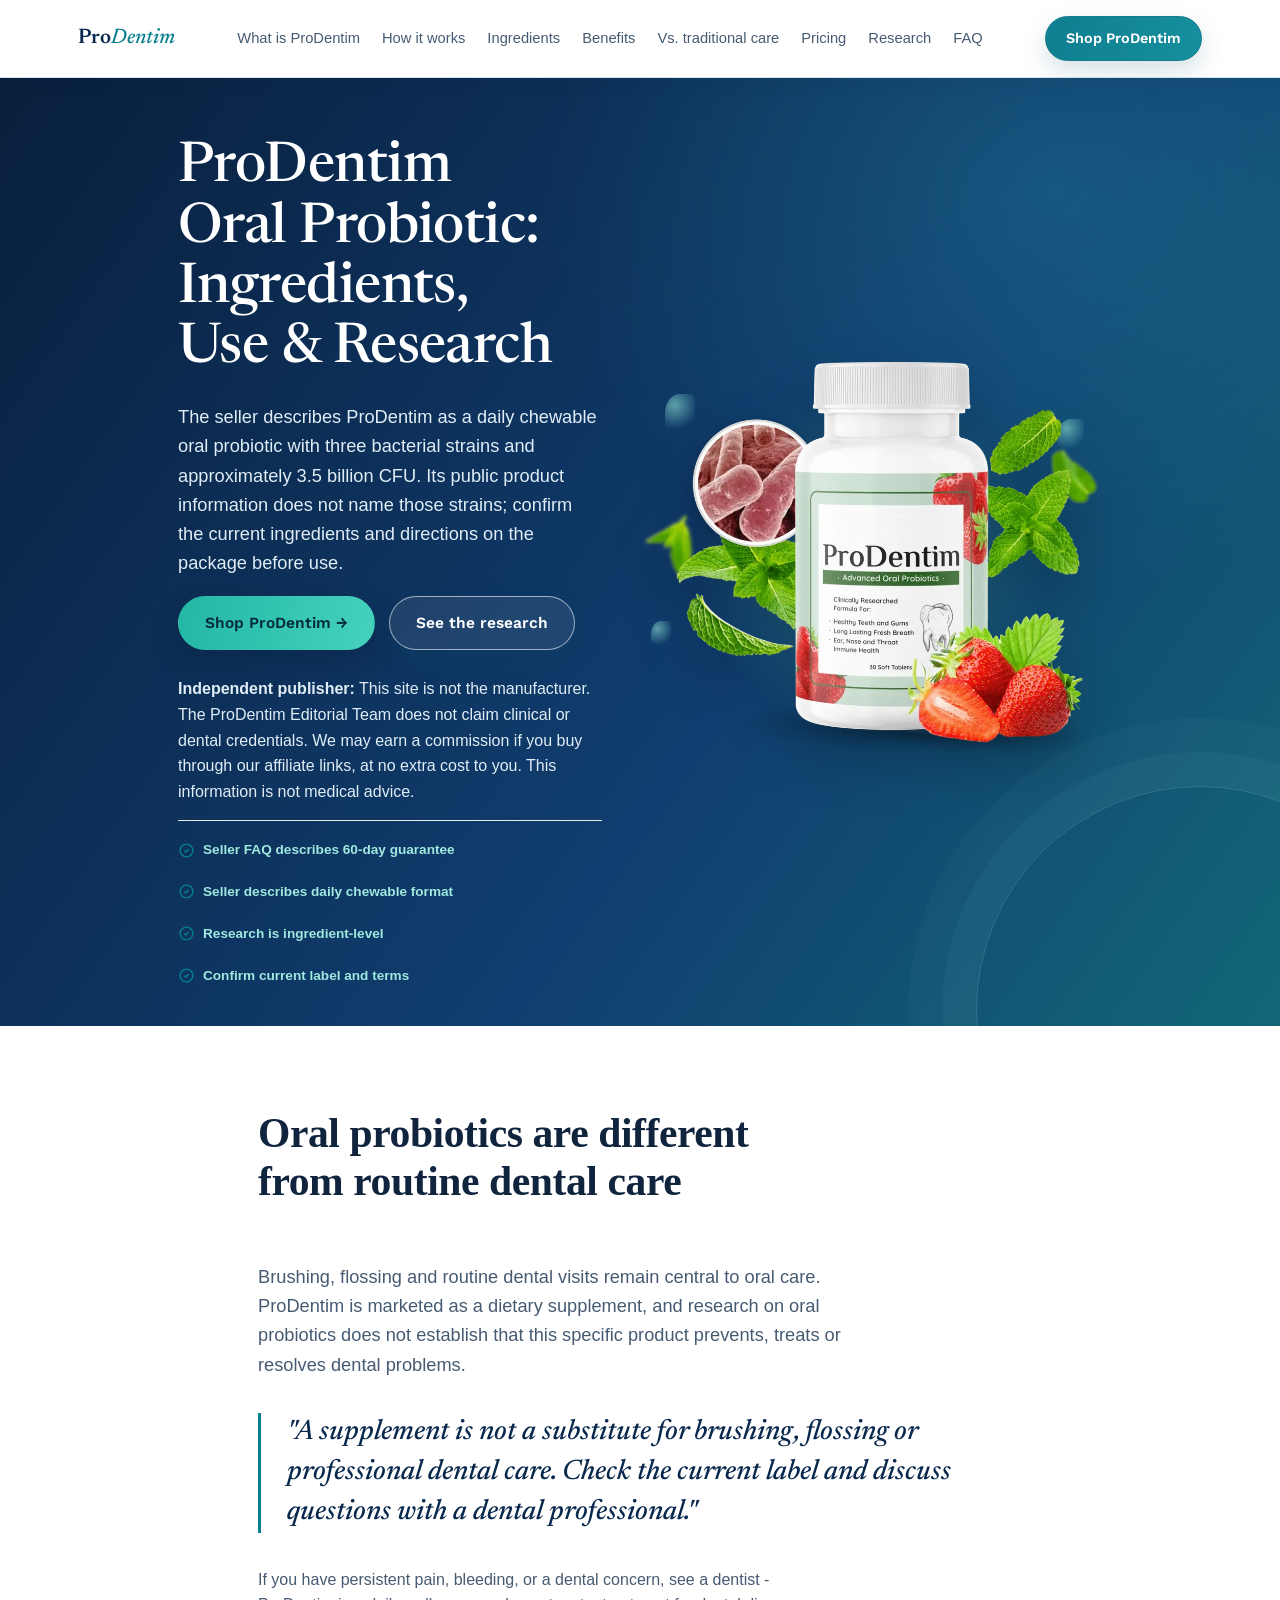
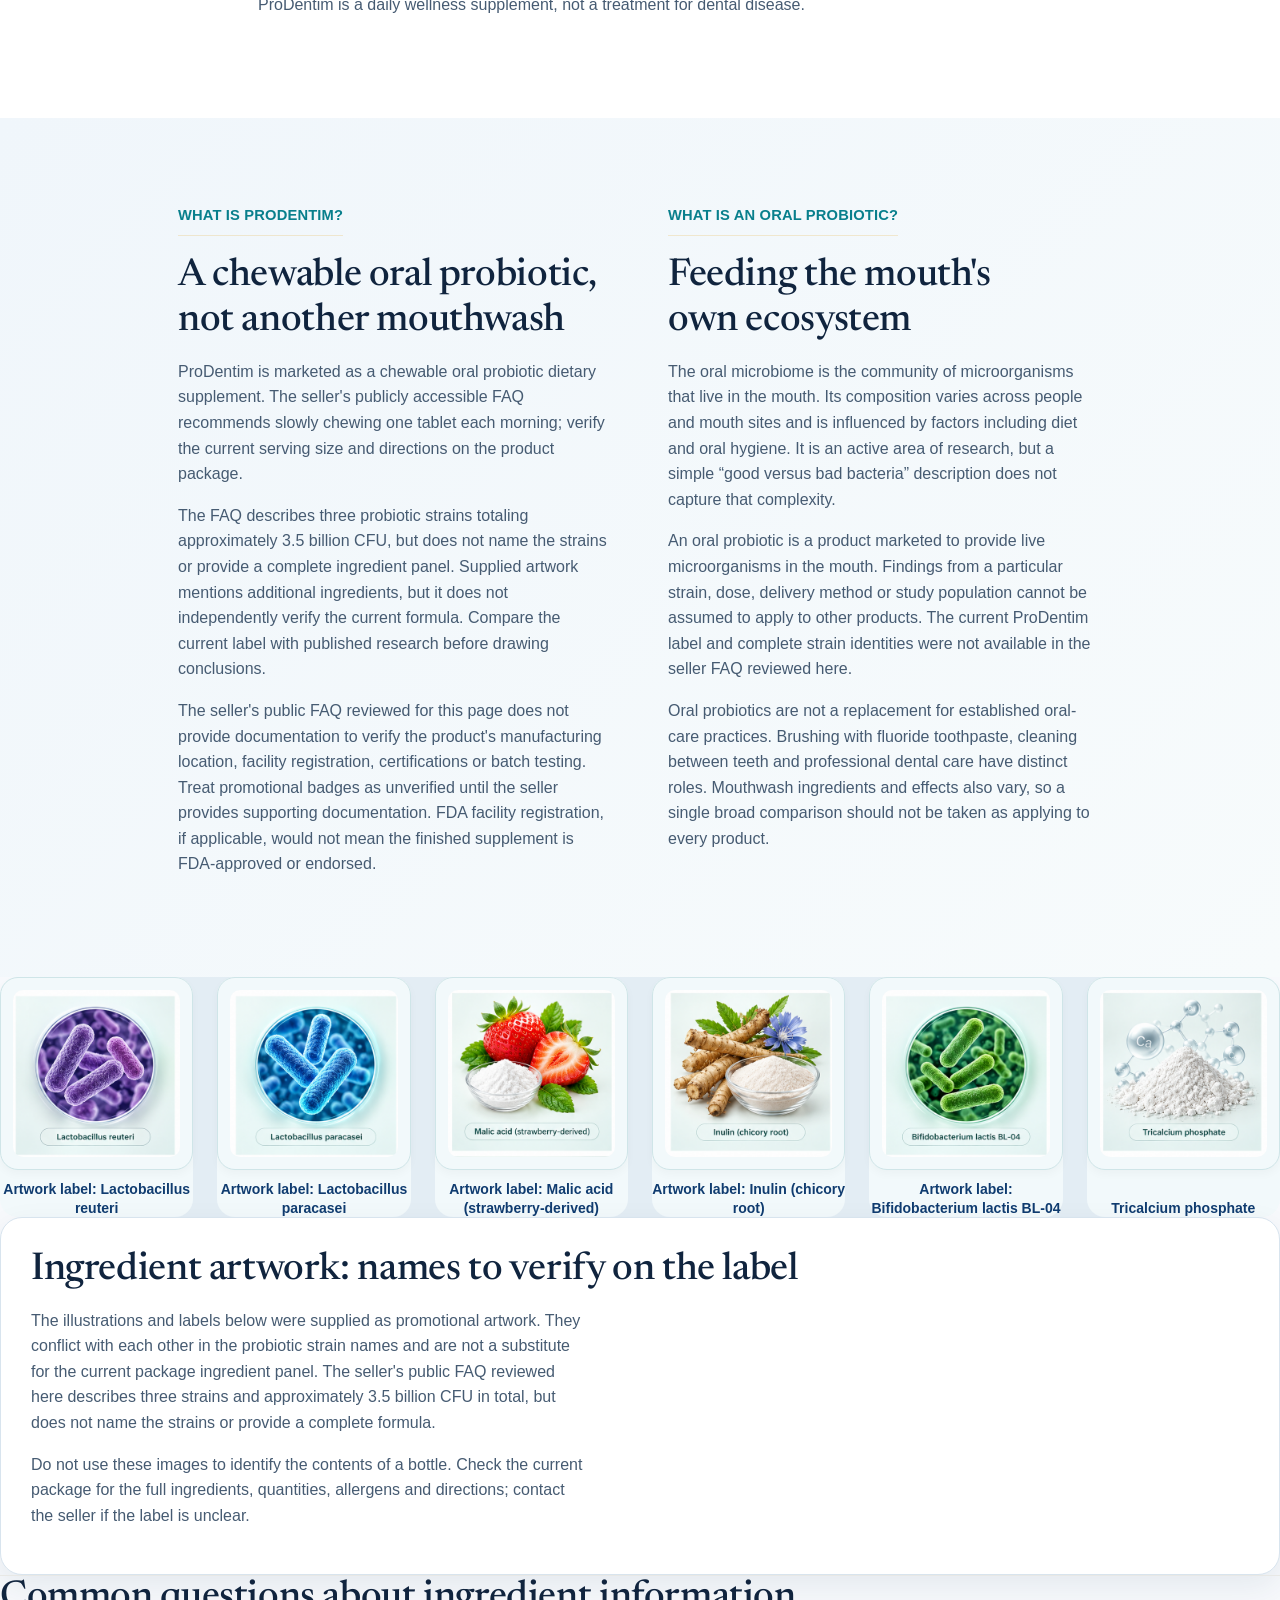
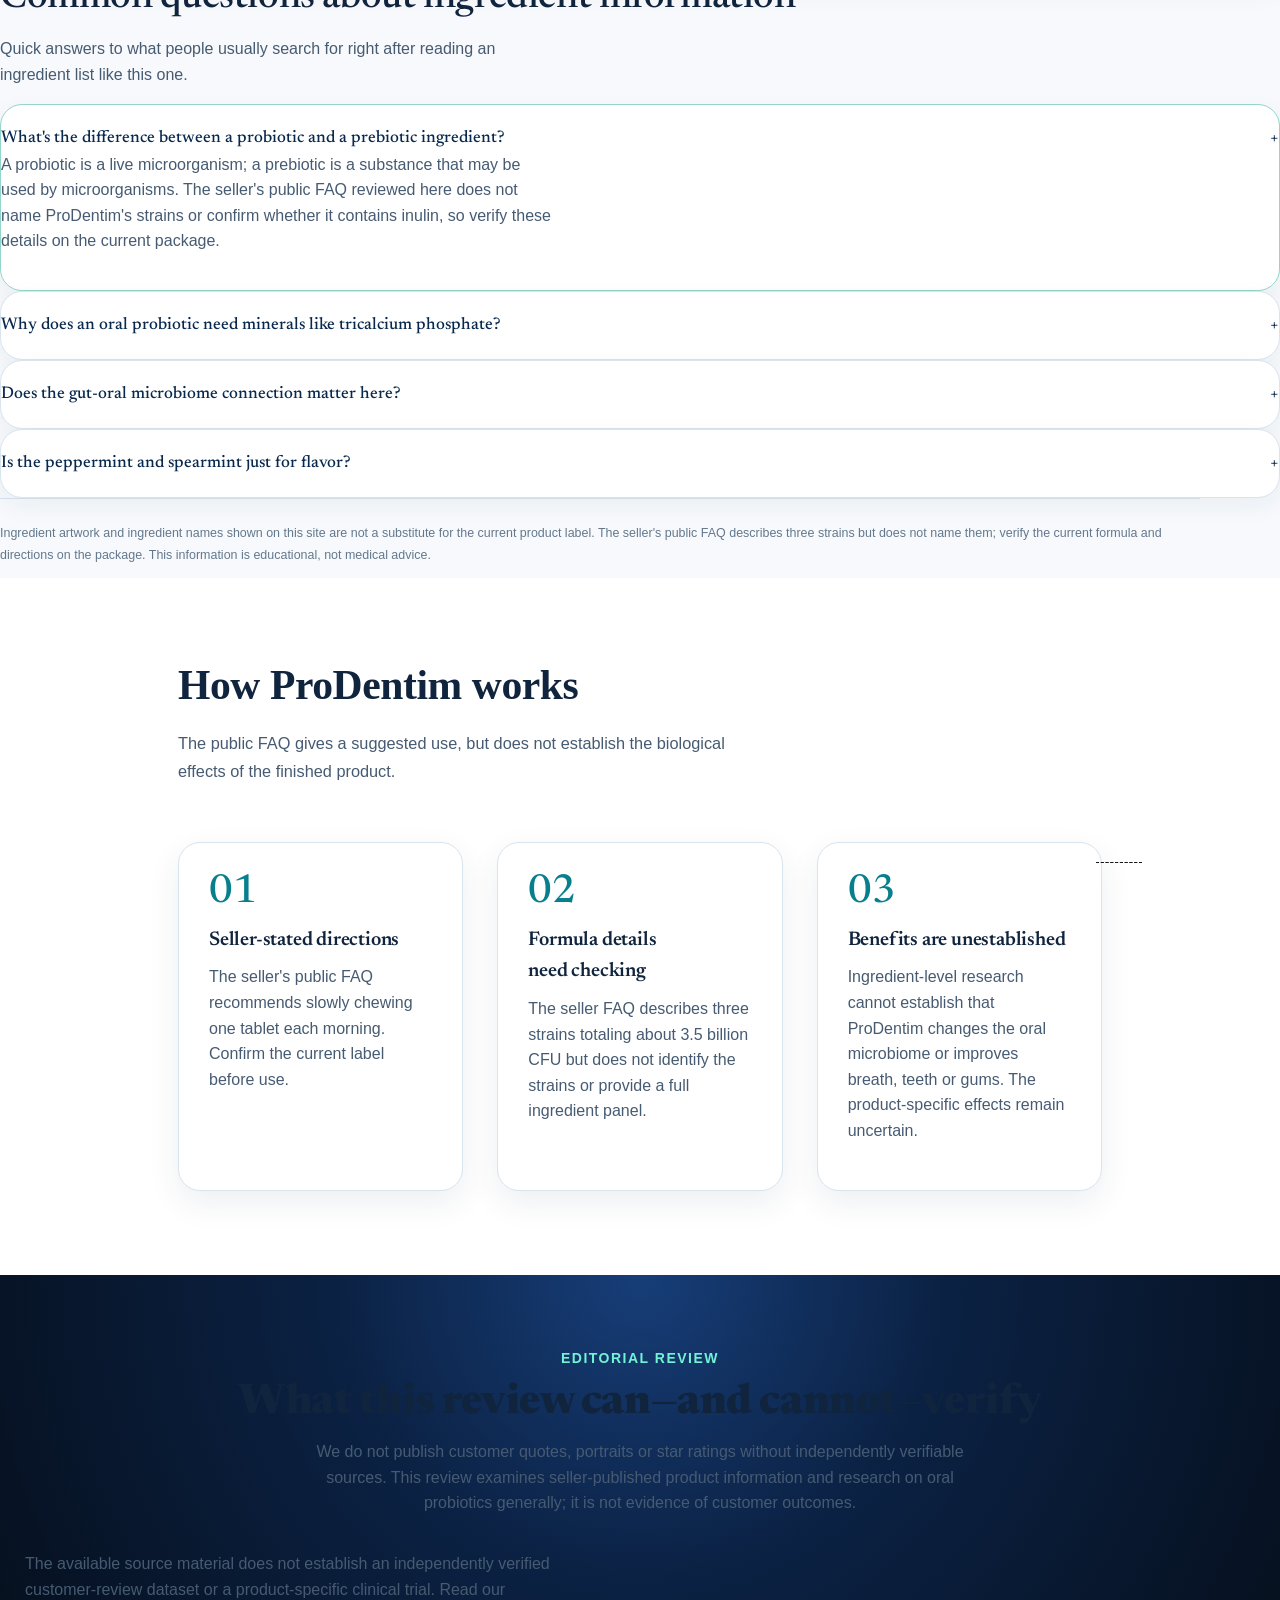
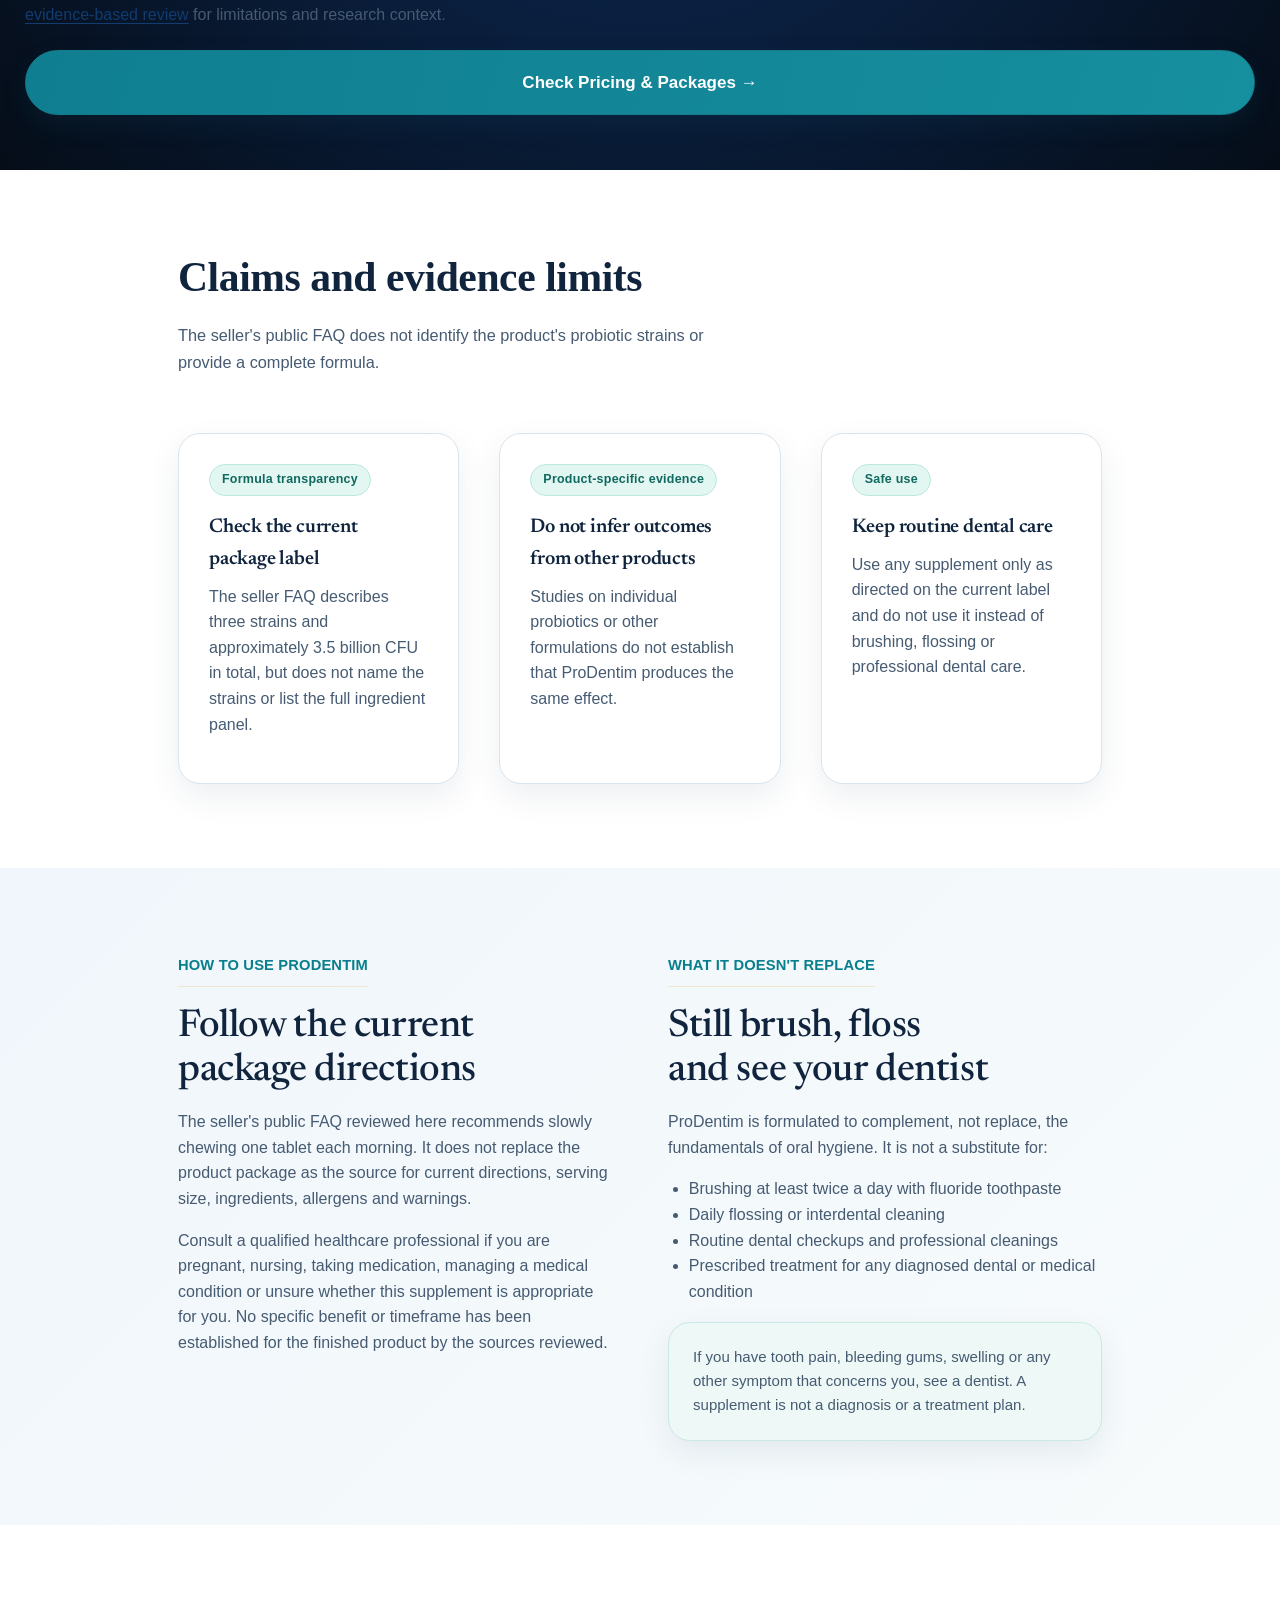
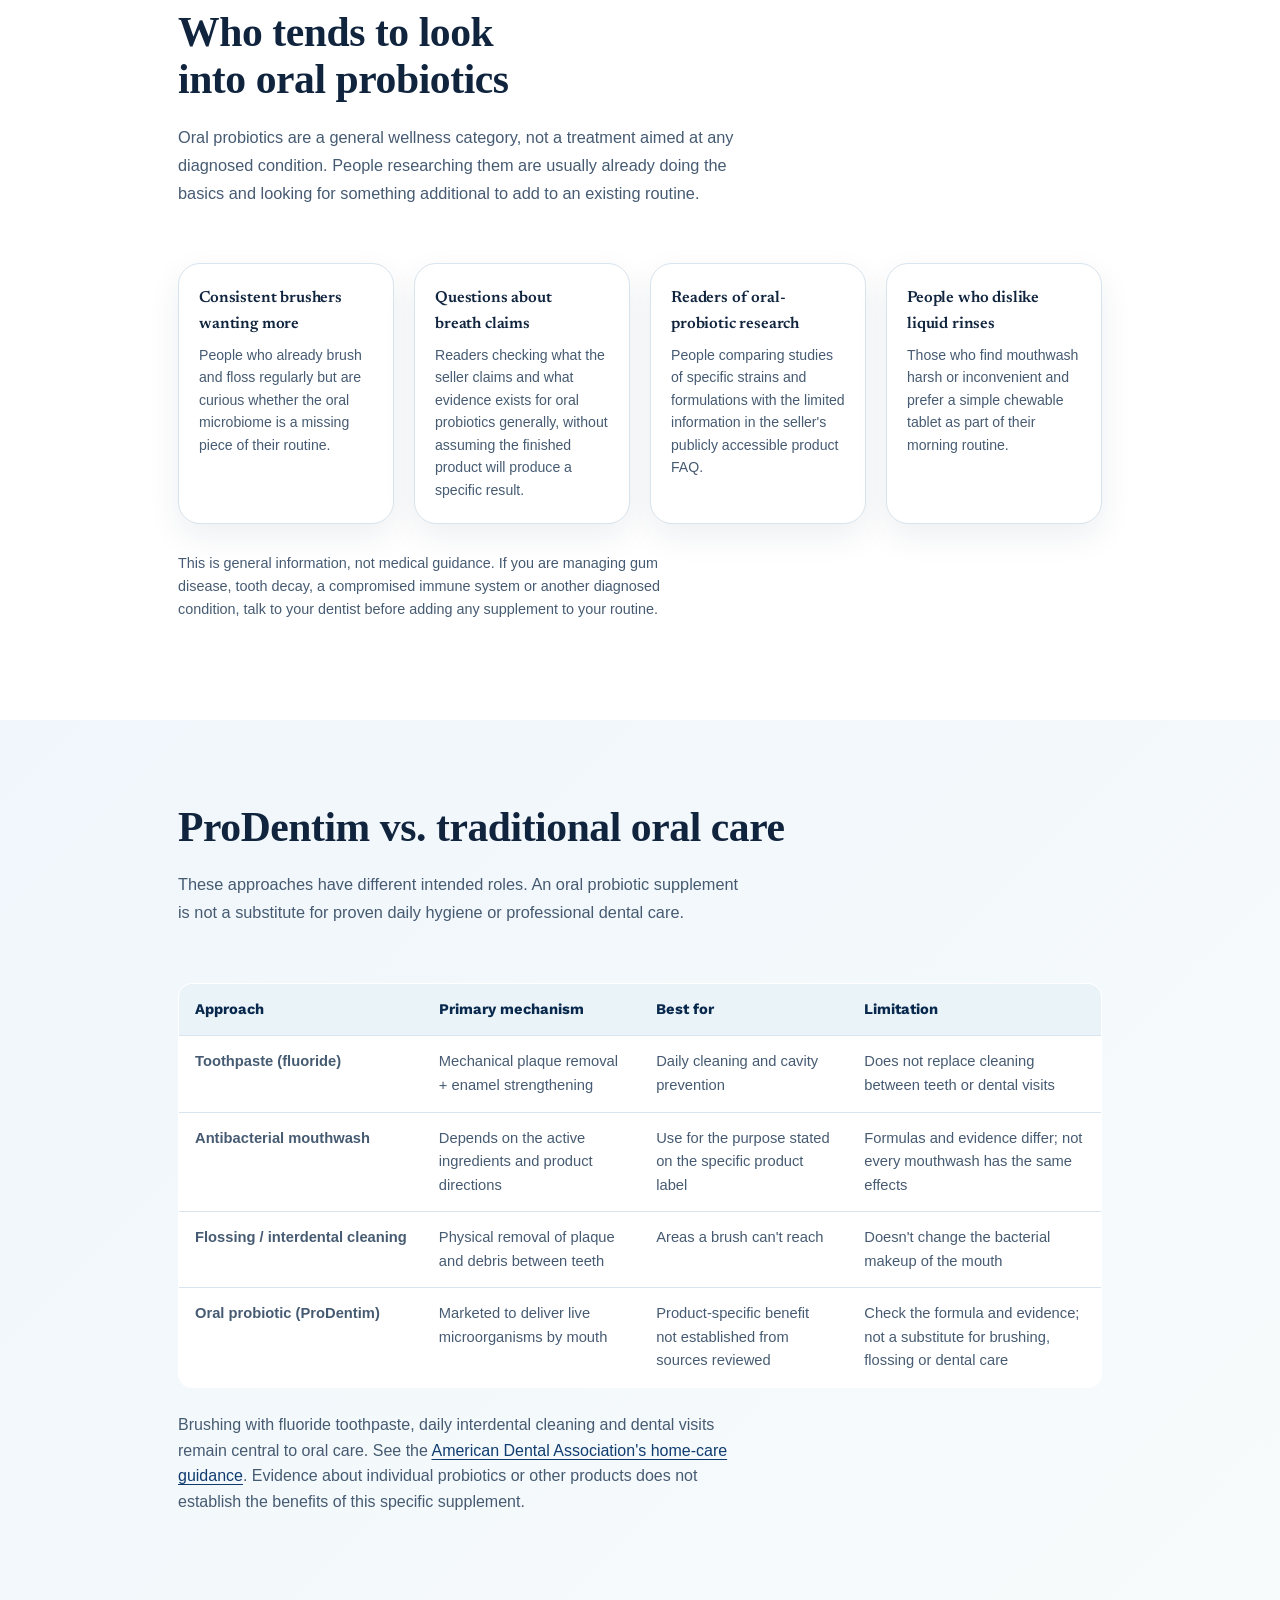
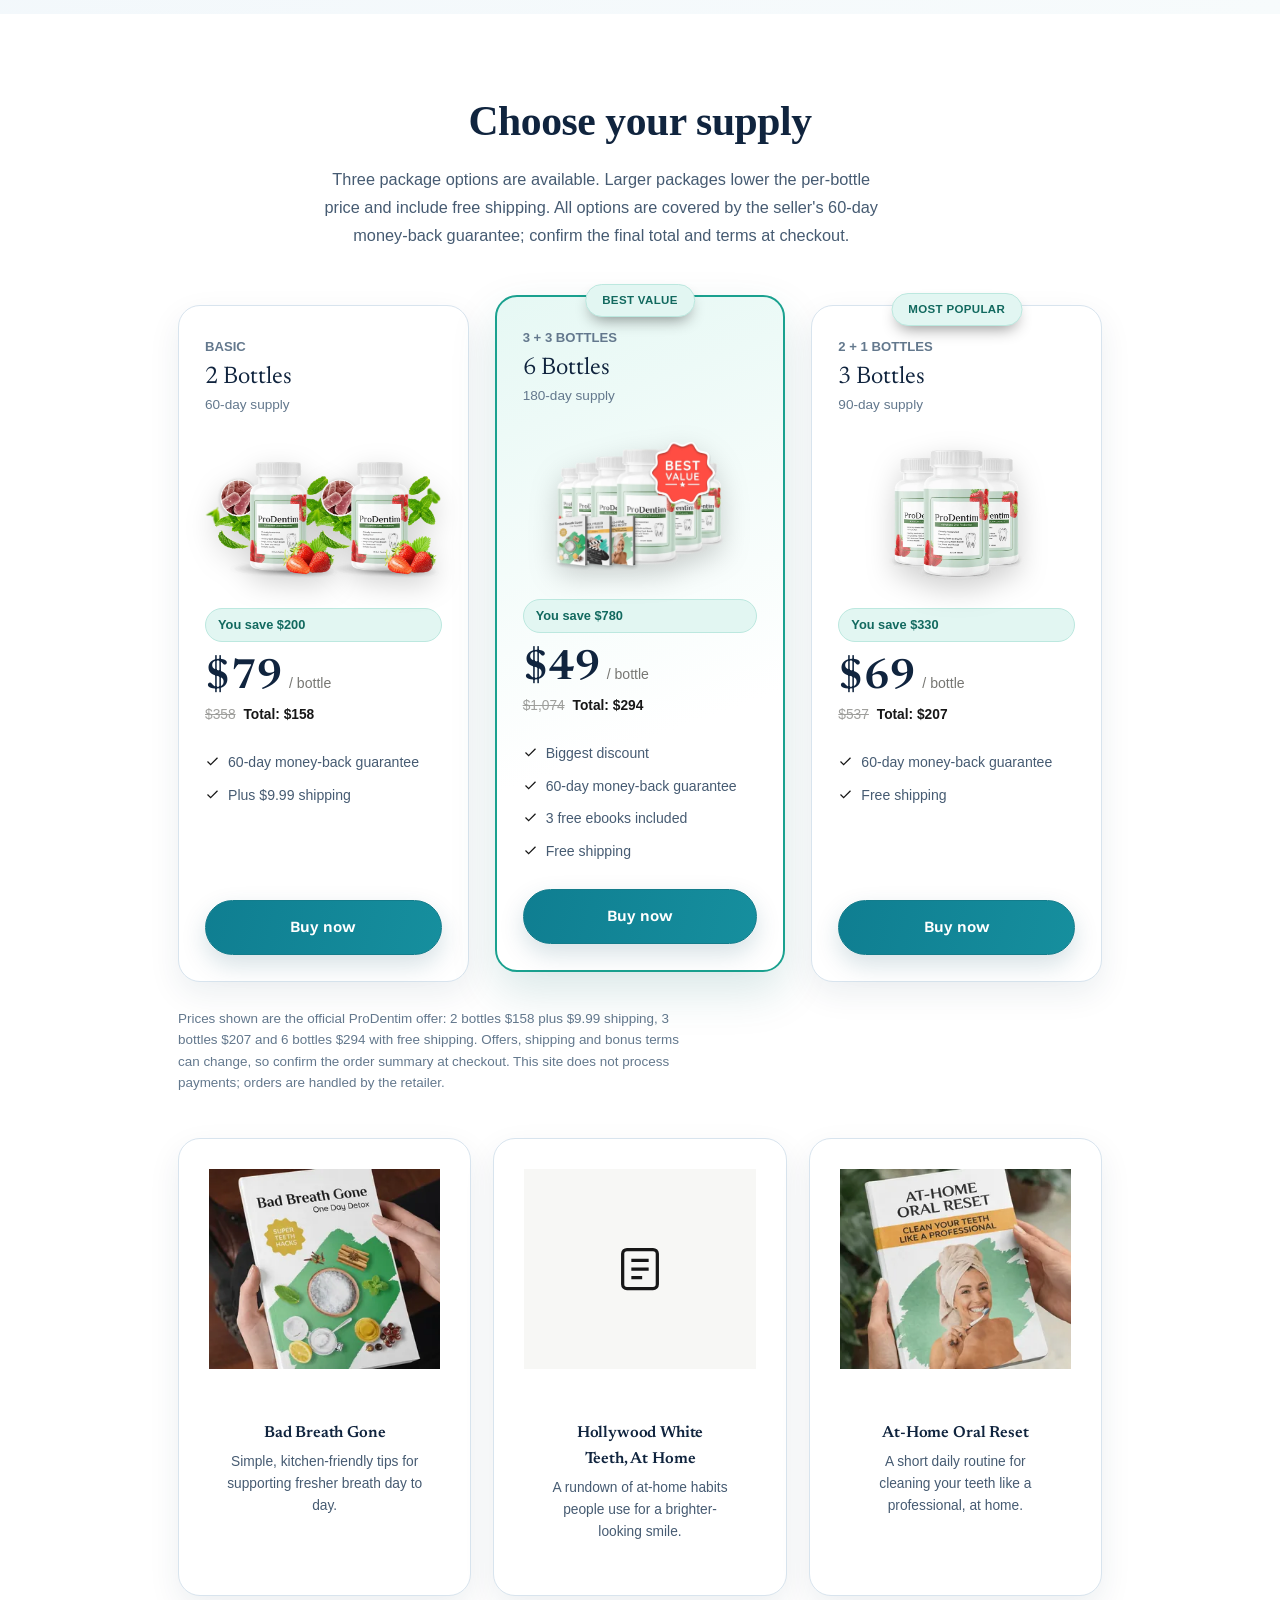
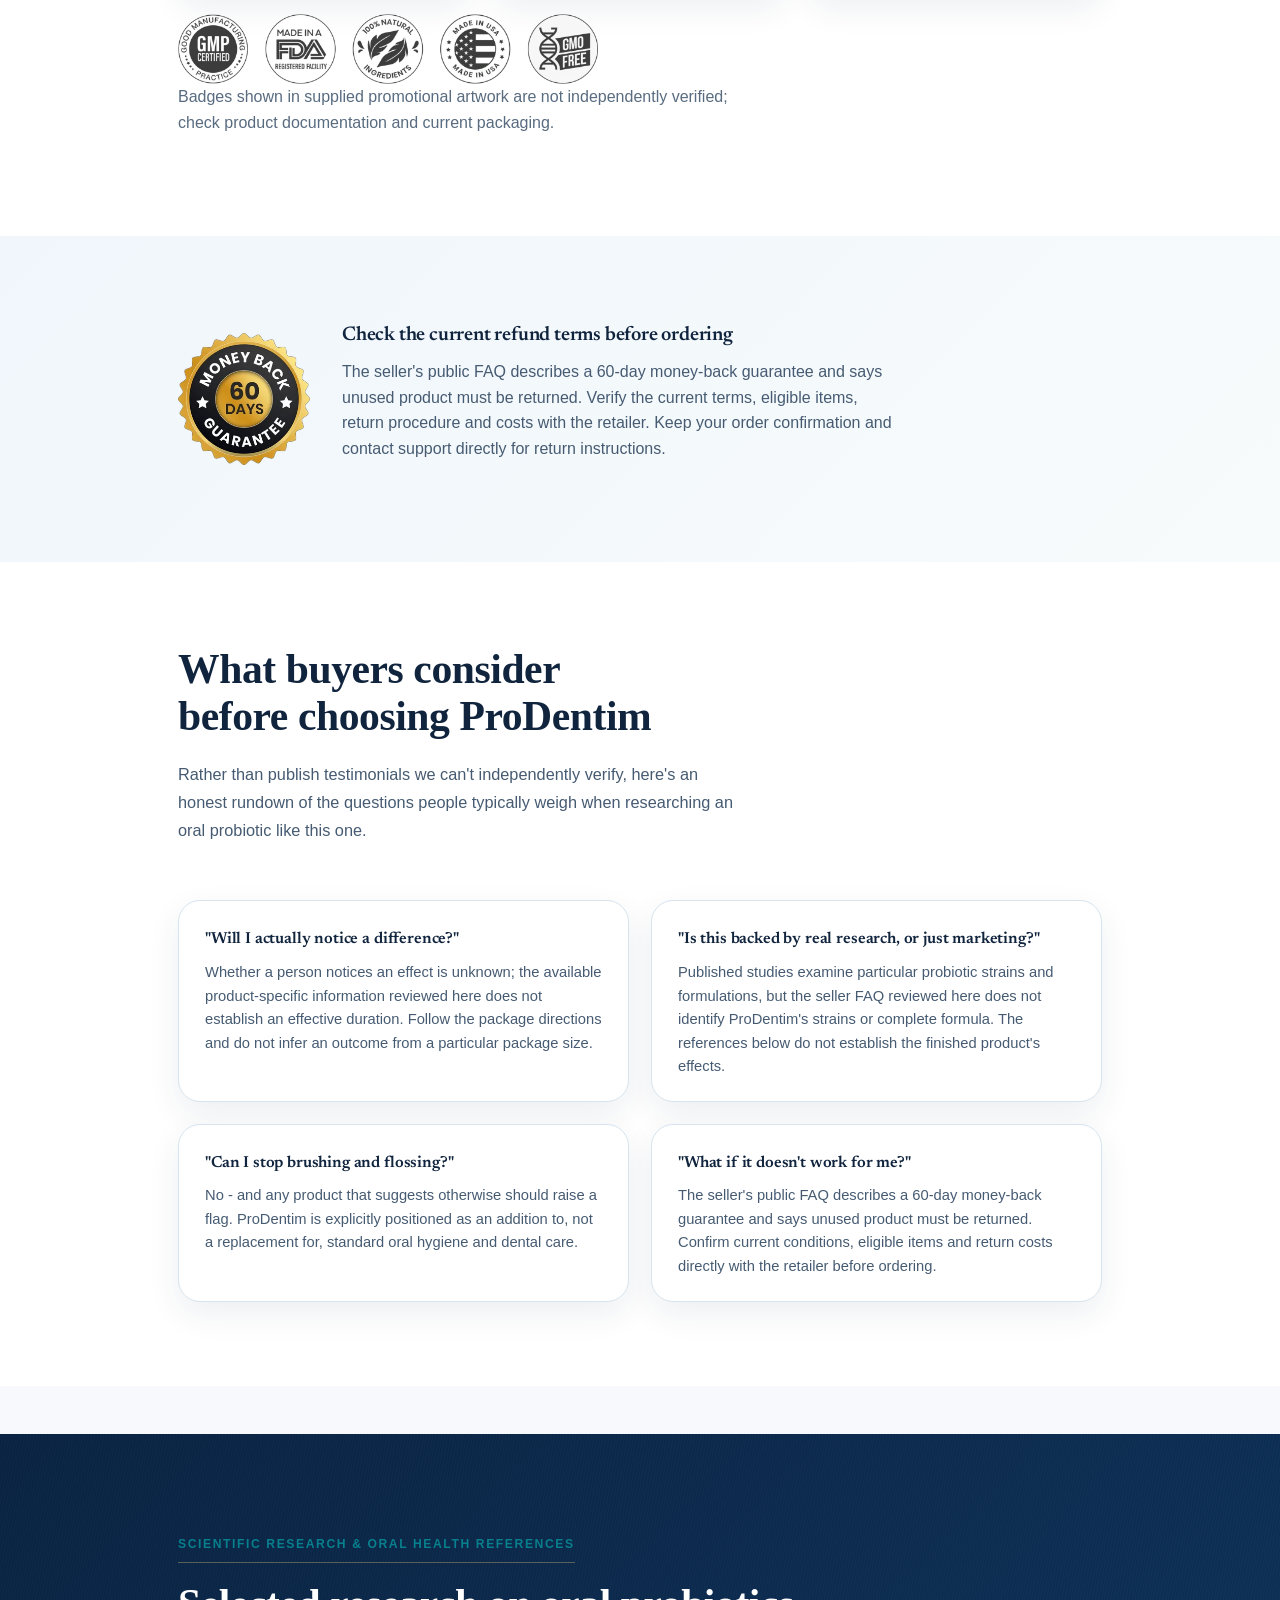
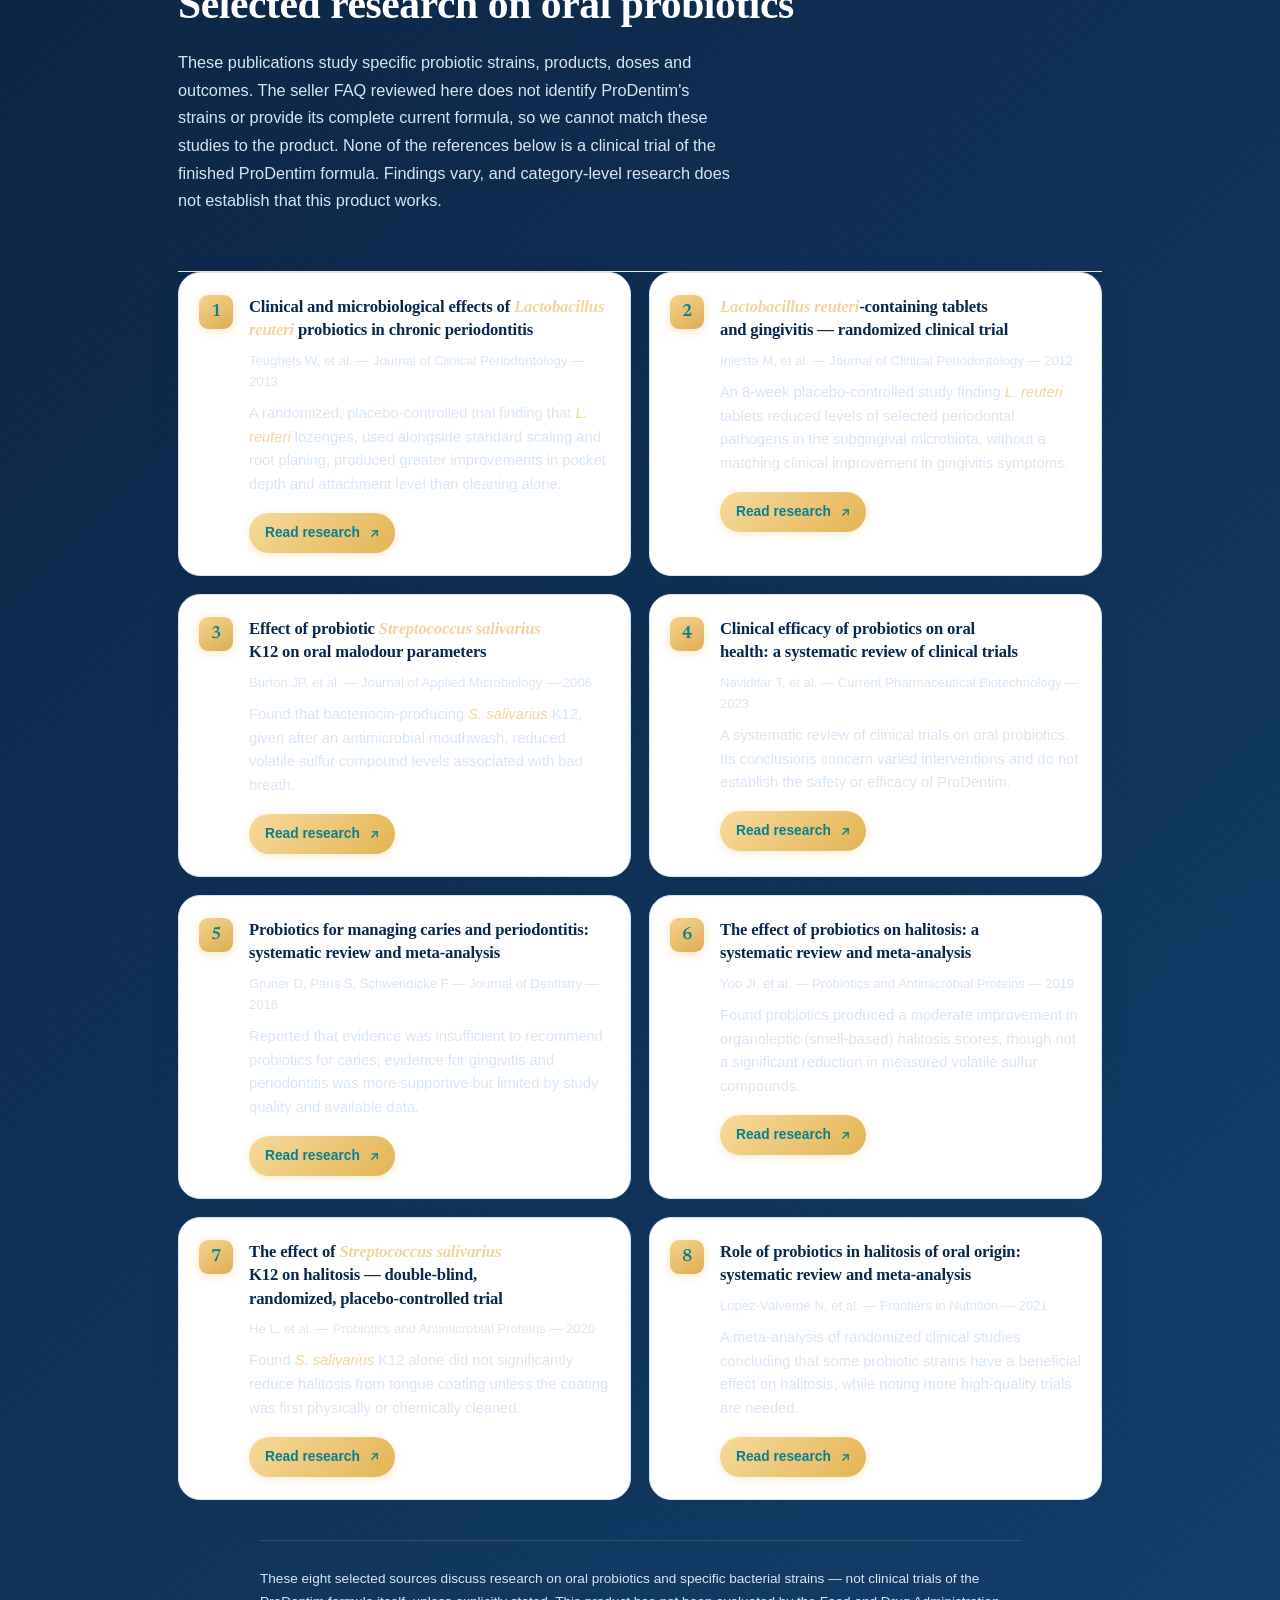
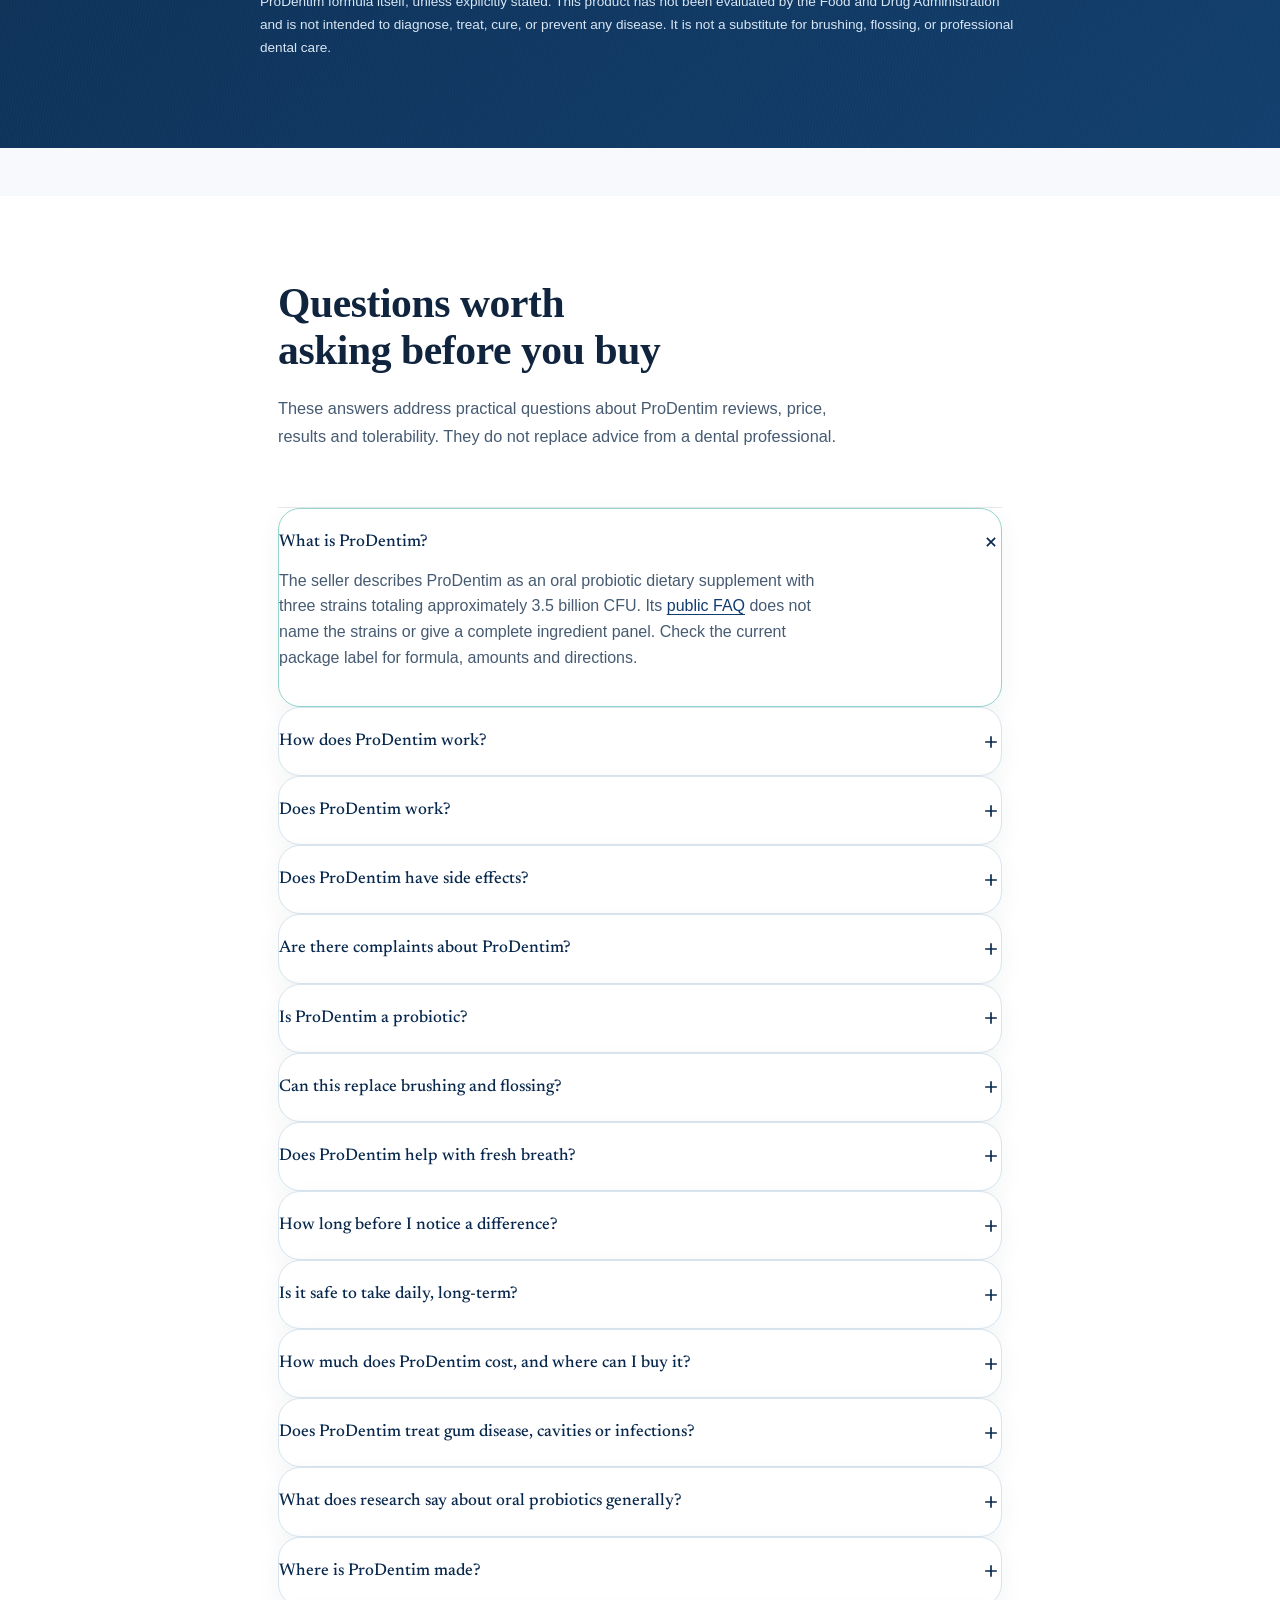
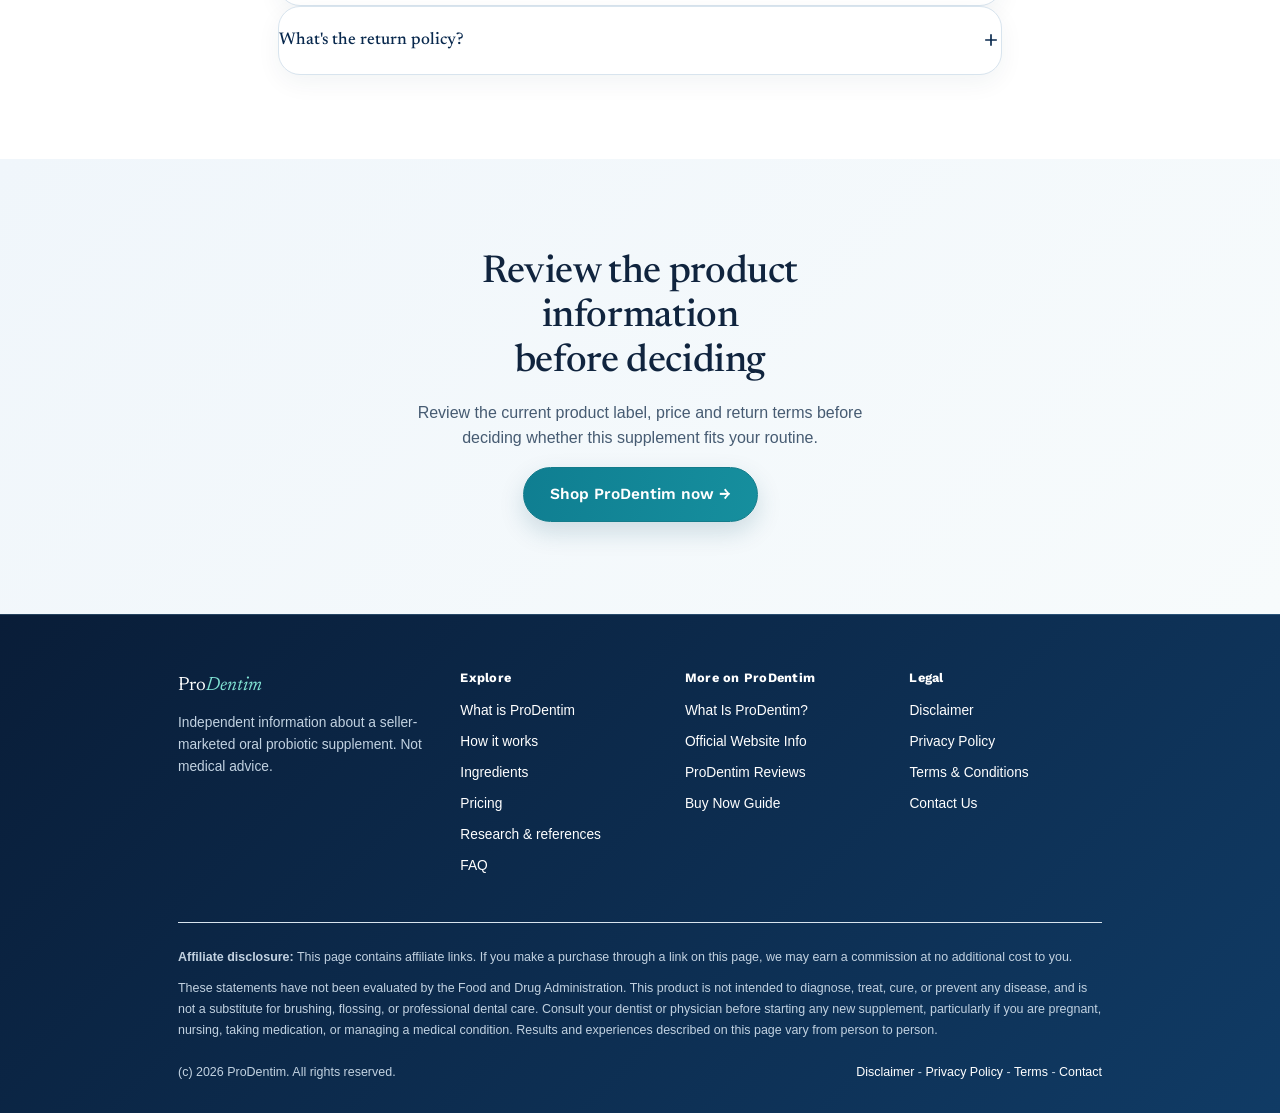
<file: index.html>
<!DOCTYPE html>
<html lang="en">
<head>
<meta charset="UTF-8">
<meta name="viewport" content="width=device-width, initial-scale=1.0">
<title>ProDentim Oral Probiotic: Ingredients, Research &amp; Guide</title>
<meta name="description" content="Independent ProDentim guide to ingredients, daily use, oral-probiotic research and offer checks, with seller claims and evidence limits identified.">
<link rel="canonical" href="https://www.priodentim.com/">
<meta name="google-site-verification" content="MKOpwe9RItCEMom5cq0wMQsK4HQHjW2_9xatuH2NDZU" />
<meta name="robots" content="index, follow">
<meta name="author" content="ProDentim Editorial Team">
<meta property="og:type" content="website">
<meta property="og:site_name" content="ProDentim">
<meta property="og:title" content="ProDentim Oral Probiotic: Ingredients, Research &amp; Guide">
<meta property="og:description" content="Independent ProDentim guide to ingredients, daily use, oral-probiotic research and offer checks, with seller claims and evidence limits identified.">
<meta property="og:url" content="https://www.priodentim.com/">
<meta property="og:image" content="https://www.priodentim.com/assets/images/prodentim-bottle-oral-probiotic-supplement.png">
<meta property="og:locale" content="en_US">
<meta name="twitter:card" content="summary_large_image">
<meta name="twitter:title" content="ProDentim Oral Probiotic: Ingredients, Research &amp; Guide">
<meta name="twitter:description" content="Independent ProDentim guide to ingredients, daily use, oral-probiotic research and offer checks, with seller claims and evidence limits identified.">
<meta name="twitter:image" content="https://www.priodentim.com/assets/images/prodentim-bottle-oral-probiotic-supplement.png">
<link rel="icon" href="assets/images/prodentim-bottle-oral-probiotic-supplement.webp" type="image/webp">
<link rel="preconnect" href="https://fonts.googleapis.com">
<link rel="preconnect" href="https://fonts.gstatic.com" crossorigin>
<link href="https://fonts.googleapis.com/css2?family=Newsreader:ital,opsz,wght@0,6..72,400;0,6..72,500;0,6..72,600;1,6..72,500&family=Work+Sans:wght@400;500;600;700&display=swap" rel="stylesheet">
<link rel="stylesheet" href="styles.css">
  <!-- Google tag (gtag.js) -->
<script async src="https://www.googletagmanager.com/gtag/js?id=G-E4HN73GQD0"></script>
<script>
  window.dataLayer = window.dataLayer || [];
  function gtag(){dataLayer.push(arguments);}
  gtag('js', new Date());

  gtag('config', 'G-E4HN73GQD0');
</script>
<!-- ProDentim SEO Structured Data -->
<script type="application/ld+json">
{
  "@context": "https://schema.org",
  "@graph": [
    {
      "@type": "WebSite",
      "@id": "https://www.priodentim.com/#website",
      "url": "https://www.priodentim.com/",
      "name": "ProDentim Information",
      "description": "Independent information about ProDentim, including ingredients, research, pricing, frequently asked questions, and oral-care considerations.",
      "inLanguage": "en-US",
      "publisher": {
        "@id": "https://www.priodentim.com/#organization"
      }
    },
    {
      "@type": "WebPage",
      "@id": "https://www.priodentim.com/#webpage",
      "url": "https://www.priodentim.com/",
      "name": "ProDentim Oral Probiotic: Ingredients, Research & Guide",
      "description": "Explore ProDentim ingredients, available research, product information, pricing, frequently asked questions, and important considerations.",
      "isPartOf": {
        "@id": "https://www.priodentim.com/#website"
      },
      "publisher": {
        "@id": "https://www.priodentim.com/#organization"
      },
      "inLanguage": "en-US"
    },
    {
      "@type": "Organization",
      "@id": "https://www.priodentim.com/#organization",
      "name": "ProDentim Editorial Team",
      "url": "https://www.priodentim.com/",
      "description": "Independent informational publisher. Not the product manufacturer or a healthcare provider."
    },
    {
      "@type": "Product",
      "@id": "https://www.priodentim.com/#product",
      "name": "ProDentim Oral Probiotic Supplement",
      "description": "ProDentim is a soft-tablet oral probiotic dietary supplement formulated to complement a daily oral-care routine.",
      "image": [
        "https://www.priodentim.com/assets/images/prodentim-bottle-oral-probiotic-supplement.png"
      ],
      "brand": {
        "@type": "Brand",
        "name": "ProDentim"
      },
      "category": "Oral probiotic dietary supplement",
      "url": "https://www.priodentim.com/",
      "offers": {
        "@type": "AggregateOffer",
        "priceCurrency": "USD",
        "lowPrice": "158",
        "highPrice": "294",
        "offerCount": 3,
        "offers": [
          {
            "@type": "Offer",
            "name": "2 bottles (60-day supply)",
            "sku": "prodentim-2-bottles",
            "price": "158.00",
            "priceCurrency": "USD",
            "priceValidUntil": "2027-12-31",
            "url": "https://3ca2e4vkmg607u0j-jn0odqj1n.hop.clickbank.net",
            "availability": "https://schema.org/InStock",
            "itemCondition": "https://schema.org/NewCondition",
            "shippingDetails": {
              "@type": "OfferShippingDetails",
              "shippingRate": {
                "@type": "MonetaryAmount",
                "value": "9.99",
                "currency": "USD"
              },
              "shippingDestination": {
                "@type": "DefinedRegion",
                "addressCountry": "US"
              }
            },
            "hasMerchantReturnPolicy": {
              "@type": "MerchantReturnPolicy",
              "applicableCountry": "US",
              "returnPolicyCategory": "https://schema.org/MerchantReturnFiniteReturnWindow",
              "merchantReturnDays": 60
            }
          },
          {
            "@type": "Offer",
            "name": "3 bottles (90-day supply)",
            "sku": "prodentim-3-bottles",
            "price": "207.00",
            "priceCurrency": "USD",
            "priceValidUntil": "2027-12-31",
            "url": "https://3ca2e4vkmg607u0j-jn0odqj1n.hop.clickbank.net",
            "availability": "https://schema.org/InStock",
            "itemCondition": "https://schema.org/NewCondition",
            "shippingDetails": {
              "@type": "OfferShippingDetails",
              "shippingRate": {
                "@type": "MonetaryAmount",
                "value": "0",
                "currency": "USD"
              },
              "shippingDestination": {
                "@type": "DefinedRegion",
                "addressCountry": "US"
              }
            },
            "hasMerchantReturnPolicy": {
              "@type": "MerchantReturnPolicy",
              "applicableCountry": "US",
              "returnPolicyCategory": "https://schema.org/MerchantReturnFiniteReturnWindow",
              "merchantReturnDays": 60
            }
          },
          {
            "@type": "Offer",
            "name": "6 bottles (180-day supply) with 3 free ebooks",
            "sku": "prodentim-6-bottles",
            "price": "294.00",
            "priceCurrency": "USD",
            "priceValidUntil": "2027-12-31",
            "url": "https://3ca2e4vkmg607u0j-jn0odqj1n.hop.clickbank.net",
            "availability": "https://schema.org/InStock",
            "itemCondition": "https://schema.org/NewCondition",
            "shippingDetails": {
              "@type": "OfferShippingDetails",
              "shippingRate": {
                "@type": "MonetaryAmount",
                "value": "0",
                "currency": "USD"
              },
              "shippingDestination": {
                "@type": "DefinedRegion",
                "addressCountry": "US"
              }
            },
            "hasMerchantReturnPolicy": {
              "@type": "MerchantReturnPolicy",
              "applicableCountry": "US",
              "returnPolicyCategory": "https://schema.org/MerchantReturnFiniteReturnWindow",
              "merchantReturnDays": 60
            }
          }
        ]
      }
    }
  ]
}
</script>
<style>
/* Keep your existing website CSS below this line. */
  :root{ --ink:#171717; --ink-soft:#4A4A47; --ink-faint:#777773; --mist:#FAFAF8; --mist-deep:#F7F7F5; --panel:#ffffff; --accent:#171717; --accent-deep:#171717; --accent-soft:#F7F7F5; --accent-soft-2:#F7F7F5; --ink-accent:#171717; --ink-accent-deep:#171717; --neutral-accent:#FFFFFF; --neutral-accent-deep:#FFFFFF; --line:#E8E8E5; --line-soft:#F0F0ED; --radius-s:6px; --radius-m:14px; --font-display:"Newsreader", Georgia, serif; --font-body:"Work Sans", -apple-system, BlinkMacSystemFont, "Segoe UI", sans-serif; } :root{ color-scheme: light; } @media (prefers-color-scheme: light){ :root:not([data-theme="light"]){ --ink:#171717; --ink-soft:#4A4A47; --ink-faint:#777773; --mist:#FFFFFF; --mist-deep:#FAFAF8; --panel:#FFFFFF; --accent:#171717; --accent-deep:#171717; --accent-soft:#F7F7F5; --accent-soft-2:#F7F7F5; --line:#E8E8E5; --line-soft:#F0F0ED; } } :root[data-theme="light"]{ --ink:#171717; --ink-soft:#4A4A47; --ink-faint:#777773; --mist:#FFFFFF; --mist-deep:#FAFAF8; --panel:#FFFFFF; --accent:#171717; --accent-deep:#171717; --accent-soft:#F7F7F5; --accent-soft-2:#F7F7F5; --line:#E8E8E5; --line-soft:#F0F0ED; } *{box-sizing:border-box;} html{scroll-behavior:smooth;} body{margin:0;background:var(--mist);color:var(--ink);font-family:var(--font-body);font-size:16px;line-height:1.6;-webkit-font-smoothing:antialiased;} img{max-width:100%;display:block;} a{color:inherit;} a:focus-visible, button:focus-visible, summary:focus-visible, .btn:focus-visible{outline:3px solid var(--accent-deep); outline-offset:2px;} .wrap{max-width:1180px;margin:0 auto;padding:0 28px;} section{position:relative;} .visually-hidden{position:absolute; width:1px; height:1px; overflow:hidden; clip:rect(0 0 0 0); white-space:nowrap;} h1,h2,h3,h4{font-family:var(--font-display);font-weight:600;color:var(--ink);margin:0 0 0.4em;letter-spacing:-0.01em;} h1{font-size:clamp(2.4rem,4.4vw,3.5rem); line-height:1.08; font-weight:500;} h2{font-size:clamp(1.8rem,3vw,2.4rem); line-height:1.16; font-weight:500;} h3{font-size:1.24rem; font-weight:600;} p{margin:0 0 1em; color:var(--ink-soft); max-width:62ch;} .lede{font-size:1.14rem; color:var(--ink-soft);} .btn{display:inline-flex; align-items:center; gap:8px; font-family:var(--font-body); font-weight:600; font-size:0.97rem; padding:14px 26px; border-radius:999px; border:1px solid transparent; text-decoration:none; cursor:pointer; transition:transform .18s ease, box-shadow .18s ease, background .18s ease;} .btn-primary{background:var(--ink-accent-deep); color:#fff; box-shadow:0 14px 26px -12px rgba(0,0,0,0.5);} .btn-primary:hover{background:var(--ink-accent); transform:translateY(-1px); box-shadow:0 18px 30px -12px rgba(0,0,0,0.55);} .btn-ghost{background:transparent; color:var(--accent-deep); border-color:var(--accent-deep);} .btn-ghost:hover{background:var(--accent-soft);} .btn-block{width:100%; justify-content:center;} header.site{position:sticky; top:0; z-index:50; background:color-mix(in srgb, var(--mist) 88%, transparent); backdrop-filter:blur(10px); border-bottom:1px solid var(--line-soft);} .nav-inner{display:flex; align-items:center; justify-content:space-between; padding:16px 28px; max-width:1180px; margin:0 auto;} .brand{display:flex; align-items:baseline; gap:8px; text-decoration:none; color:var(--ink);} .brand .mark{font-family:var(--font-display); font-size:1.32rem; font-weight:600;} .brand .mark em{font-style:italic; color:var(--ink-accent-deep); font-weight:500;} nav.links{display:flex; gap:22px; font-size:0.92rem; flex-wrap:wrap;} nav.links a{text-decoration:none; color:var(--ink-soft); transition:color .15s ease;} nav.links a:hover{color:var(--accent-deep);} .nav-cta{display:flex; align-items:center; gap:18px;} .nav-cta .btn{padding:10px 20px; font-size:0.9rem;} #nav-toggle{display:none;} .burger{display:none;} @media (max-width:980px){ nav.links{position:fixed; inset:64px 0 0 0; background:var(--panel); flex-direction:column; padding:28px; gap:20px; font-size:1.1rem; transform:translateY(-8px); opacity:0; pointer-events:none; transition:opacity .2s ease, transform .2s ease; border-top:1px solid var(--line-soft); overflow-y:auto;} #nav-toggle:checked ~ .nav-inner nav.links{opacity:1; transform:translateY(0); pointer-events:auto;} .burger{display:block; width:26px; height:20px; position:relative; cursor:pointer;} .burger span{position:absolute; left:0; right:0; height:2px; background:var(--ink); transition:transform .2s ease, opacity .2s ease;} .burger span:nth-child(1){top:0;} .burger span:nth-child(2){top:9px;} .burger span:nth-child(3){top:18px;} #nav-toggle:checked ~ .nav-inner .burger span:nth-child(1){transform:translateY(9px) rotate(45deg);} #nav-toggle:checked ~ .nav-inner .burger span:nth-child(2){opacity:0;} #nav-toggle:checked ~ .nav-inner .burger span:nth-child(3){transform:translateY(-9px) rotate(-45deg);} } .hero{padding:60px 0 40px; overflow:hidden;} .hero-grid{display:grid; grid-template-columns:1.05fr 0.95fr; gap:40px; align-items:center;} @media (max-width:920px){ .hero-grid{grid-template-columns:1fr;} } .hero-cta-row{display:flex; gap:14px; flex-wrap:wrap; margin-bottom:26px;} .trust-row{display:flex; flex-wrap:wrap; gap:20px; padding-top:18px; border-top:1px solid var(--line);} .trust-item{display:flex; align-items:center; gap:8px; font-size:0.85rem; color:var(--ink-soft); font-weight:600;} .trust-item svg{width:17px; height:17px; flex:none; color:var(--accent-deep);} .hero-art{position:relative; display:flex; align-items:center; justify-content:center; min-height:420px;} .art-glow{position:absolute; width:80%; padding-top:80%; border-radius:50%; background:radial-gradient(circle, color-mix(in srgb, var(--accent) 50%, transparent) 0%, transparent 68%); filter:blur(6px); animation:glowPulse 7s ease-in-out infinite;} @keyframes glowPulse{ 0%,100%{transform:scale(1); opacity:0.7;} 50%{transform:scale(1.07); opacity:1;} } .bottle-stage{position:relative; width:min(460px, 82vw); animation:floatY 6.2s ease-in-out infinite;} @keyframes floatY{ 0%,100%{transform:translateY(0) rotate(0deg);} 50%{transform:translateY(-14px) rotate(0.5deg);} } .bottle-stage img{position:relative; z-index:2; filter:drop-shadow(0 26px 26px rgba(0,0,0,0.2));} .leaf{position:absolute; border-radius:50% 4px; filter:blur(0.5px); opacity:0.6; background:radial-gradient(circle at 32% 30%, var(--accent-soft-2), transparent 72%); animation:drift 11s ease-in-out infinite;} .leaf.l1{width:30px; height:38px; top:10%; left:5%; animation-duration:9s;} .leaf.l2{width:20px; height:26px; top:64%; left:2%; animation-duration:12s; animation-delay:1.3s;} .leaf.l3{width:26px; height:32px; top:16%; right:4%; animation-duration:10s; animation-delay:0.5s;} .leaf.l4{width:16px; height:20px; bottom:12%; right:9%; animation-duration:8s; animation-delay:2s;} @keyframes drift{ 0%,100%{transform:translate(0,0) rotate(0deg);} 50%{transform:translate(10px,-16px) rotate(8deg);} } @media (prefers-reduced-motion:reduce){ .bottle-stage, .art-glow, .leaf{animation:none !important;} } .band{padding:84px 0;} .band-panel{background:var(--panel);} .band-pale{background:var(--accent-soft);} .band-contrast{background:var(--ink); color:#4A4A47;} .band-contrast h2, .band-contrast h3{color:#fff;} .band-contrast p{color:#4A4A47;} .section-head{max-width:680px; margin-bottom:46px;} .section-head p{margin-top:12px;} .section-head.center{margin-left:auto; margin-right:auto; text-align:center;} .kicker{font-size:0.78rem; font-weight:700; letter-spacing:0.04em; color:var(--accent-deep); text-transform:uppercase; margin-bottom:10px; display:block;} .band-contrast .kicker{color:var(--accent);} blockquote.pull{font-family:var(--font-display); font-style:italic; font-weight:500; font-size:clamp(1.35rem,2.2vw,1.85rem); line-height:1.42; color:var(--ink); margin:34px 0; padding-left:26px; border-left:3px solid var(--accent-deep); max-width:54ch;} .two-col{display:grid; grid-template-columns:1fr 1fr; gap:56px; align-items:start;} @media (max-width:860px){ .two-col{grid-template-columns:1fr; gap:12px;} } .callout-box{background:var(--panel); border:1px solid var(--line); border-radius:var(--radius-m); padding:22px 24px; margin-top:18px;} .callout-box p{margin-bottom:0; font-size:0.94rem;} .callout-box.warn{background:color-mix(in srgb, var(--ink-accent) 7%, var(--panel));} .steps{display:grid; grid-template-columns:repeat(3,1fr); gap:34px;} @media (max-width:820px){ .steps{grid-template-columns:1fr;} } .step .num{font-family:var(--font-display); font-size:2.5rem; font-weight:500; color:var(--accent-deep); line-height:1; margin-bottom:12px; display:block;} .step h3{margin-bottom:8px;} @media (min-width:821px){ .steps{position:relative;} .step:not(:last-child)::after{content:""; position:absolute; top:20px; left:calc(100% - 6px); width:calc(34px + 12px); border-top:1px dashed var(--accent);} } .ing-grid{display:grid; grid-template-columns:repeat(3,1fr); gap:1px; background:var(--line); border:1px solid var(--line); border-radius:var(--radius-m); overflow:hidden;} @media (max-width:900px){ .ing-grid{grid-template-columns:repeat(2,1fr);} } @media (max-width:600px){ .ing-grid{grid-template-columns:1fr;} } .ing-cell{background:var(--panel); padding:30px 26px;} .ing-cell svg{width:32px; height:32px; color:var(--accent-deep); margin-bottom:14px;} .ing-cell h3{font-size:1.05rem; margin-bottom:6px;} .ing-cell p{font-size:0.92rem; margin-bottom:10px;} .ing-cell a{font-size:0.82rem; font-weight:600; color:var(--accent-deep); text-decoration:none; border-bottom:1px solid var(--accent);} .ing-cell a:hover{color:var(--ink-accent-deep); border-color:var(--ink-accent-deep);} .cfu-tag{display:inline-block; font-size:0.72rem; font-weight:700; letter-spacing:0.02em; color:var(--ink-accent-deep); background:color-mix(in srgb, var(--ink-accent) 12%, transparent); padding:3px 10px; border-radius:999px; margin-bottom:10px;} .pillars{display:grid; grid-template-columns:repeat(3,1fr); gap:40px;} @media (max-width:820px){ .pillars{grid-template-columns:1fr;} } .pillar .tag{display:inline-block; font-size:0.78rem; font-weight:700; letter-spacing:0.02em; color:var(--accent-deep); background:var(--accent-soft); padding:5px 12px; border-radius:999px; margin-bottom:16px;} .who-grid{display:grid; grid-template-columns:repeat(4,1fr); gap:20px;} @media (max-width:920px){ .who-grid{grid-template-columns:repeat(2,1fr);} } @media (max-width:560px){ .who-grid{grid-template-columns:1fr;} } .who-card{background:var(--panel); border:1px solid var(--line); border-radius:var(--radius-m); padding:22px 20px;} .who-card h3{font-size:1rem; margin-bottom:6px;} .who-card p{font-size:0.88rem; margin-bottom:0;} table.compare{width:100%; border-collapse:collapse; background:var(--panel); border-radius:var(--radius-m); overflow:hidden; border:1px solid var(--line); font-size:0.92rem;} table.compare th, table.compare td{padding:14px 16px; text-align:left; border-bottom:1px solid var(--line); vertical-align:top;} table.compare th{background:var(--accent-soft); font-family:var(--font-body); font-weight:700; color:var(--ink);} table.compare tr:last-child td{border-bottom:none;} table.compare td:first-child{font-weight:600; white-space:nowrap;} .table-wrap{overflow-x:auto; margin:8px 0 6px;} .pricing-grid{display:grid; grid-template-columns:repeat(3,1fr); gap:26px; align-items:stretch;} @media (max-width:920px){ .pricing-grid{grid-template-columns:1fr; max-width:420px; margin:0 auto;} } .price-card{background:var(--panel); border:1px solid var(--line); border-radius:var(--radius-m); padding:30px 26px 26px; display:flex; flex-direction:column; position:relative;} .price-card.featured{border-color:var(--ink-accent-deep); box-shadow:0 26px 50px -22px rgba(0,0,0,0.35); transform:translateY(-10px);} @media (max-width:920px){ .price-card.featured{transform:none;} } .ribbon{position:absolute; top:-13px; left:50%; transform:translateX(-50%); background:var(--ink-accent-deep); color:#fff; font-size:0.72rem; font-weight:700; letter-spacing:0.03em; padding:6px 16px; border-radius:999px; box-shadow:0 8px 16px -6px rgba(0,0,0,0.45);} .plan-name{font-size:0.82rem; font-weight:700; color:var(--ink-faint); margin-bottom:6px;} .plan-supply{font-family:var(--font-display); font-size:1.5rem; margin-bottom:2px;} .plan-days{font-size:0.85rem; color:var(--ink-faint); margin-bottom:18px;} .plan-bottles{display:flex; align-items:flex-end; justify-content:center; height:120px; margin-bottom:18px;} .plan-bottles img{max-height:100%; width:auto; filter:drop-shadow(0 10px 14px rgba(0,0,0,0.18));} .save-badge{font-size:0.8rem; font-weight:700; color:var(--accent-deep); background:color-mix(in srgb, var(--accent) 20%, transparent); padding:6px 12px; border-radius:var(--radius-s); display:inline-block; margin-bottom:14px;} .plan-price{display:flex; align-items:baseline; gap:6px; margin-bottom:2px;} .plan-price .amt{font-family:var(--font-display); font-size:2.35rem; font-weight:600;} .plan-price .per{font-size:0.88rem; color:var(--ink-faint);} .plan-total{font-size:0.86rem; color:var(--ink-faint); margin-bottom:20px;} .plan-total s{color:var(--ink-faint); opacity:0.7; margin-right:4px;} .plan-total b{color:var(--ink);} .price-card ul{list-style:none; margin:0 0 22px; padding:0; font-size:0.88rem; color:var(--ink-soft); flex:1;} .price-card ul li{display:flex; gap:8px; padding:5px 0; align-items:flex-start;} .price-card ul li svg{width:15px; height:15px; flex:none; margin-top:3px; color:var(--accent-deep);} .price-note{font-size:0.84rem; color:var(--ink-faint); margin-top:26px; max-width:70ch;} .bonus-strip{display:grid; grid-template-columns:repeat(3,1fr); gap:22px; margin-top:44px;} @media (max-width:760px){ .bonus-strip{grid-template-columns:1fr; max-width:340px; margin-left:auto; margin-right:auto;} } .bonus-card{background:var(--panel); border:1px solid var(--line); border-radius:var(--radius-m); overflow:hidden; text-align:center;} .bonus-card img{width:100%; height:200px; object-fit:cover;} .bonus-ph{height:200px; background:linear-gradient(160deg, var(--accent-soft), var(--accent-soft-2)); display:flex; align-items:center; justify-content:center;} .bonus-ph svg{width:52px; height:52px; color:var(--accent-deep);} .bonus-card .b-body{padding:18px 18px 22px;} .bonus-card .b-tag{font-size:0.72rem; font-weight:700; color:var(--neutral-accent-deep); background:color-mix(in srgb, var(--neutral-accent) 16%, transparent); padding:3px 10px; border-radius:999px; display:inline-block; margin-bottom:8px;} .bonus-card h3{font-size:1rem; margin-bottom:4px;} .bonus-card p{font-size:0.86rem; margin:0;} .guarantee{display:grid; grid-template-columns:auto 1fr; gap:32px; align-items:center;} @media (max-width:700px){ .guarantee{grid-template-columns:1fr; text-align:center;} .guarantee .seal-img{margin:0 auto;} } .seal-img{width:132px; height:132px; flex:none;} .consider-grid{display:grid; grid-template-columns:repeat(2,1fr); gap:22px;} @media (max-width:760px){ .consider-grid{grid-template-columns:1fr;} } .consider{background:var(--panel); border:1px solid var(--line); border-radius:var(--radius-m); padding:26px 26px 22px;} .consider h3{font-size:1rem; margin-bottom:8px;} .consider p{font-size:0.92rem; margin-bottom:0; color:var(--ink);} .ref-list{list-style:none; margin:0; padding:0; border-top:1px solid var(--line);} .ref-list li{display:grid; grid-template-columns:32px 1fr; gap:16px; padding:20px 0; border-bottom:1px solid var(--line);} .ref-list .idx{font-family:var(--font-display); color:var(--accent-deep); font-weight:600; font-size:1.1rem;} .ref-list h3{margin:0 0 4px; font-size:1rem; font-family:var(--font-body); font-weight:700; color:var(--ink);} .ref-list p{margin:0 0 6px; font-size:0.92rem;} .ref-list .meta{font-size:0.8rem; color:var(--ink-faint); margin-bottom:6px;} .ref-list a{font-size:0.86rem; color:var(--accent-deep); text-decoration:none; word-break:break-word;} .ref-list a:hover{color:var(--ink-accent-deep);} .ref-note{font-size:0.85rem; color:var(--ink-faint); margin-top:22px; max-width:70ch;} .ref-toggle-wrap{margin-top:22px;} .faq{border-top:1px solid var(--line);} .faq details{border-bottom:1px solid var(--line); padding:20px 0;} .faq summary{list-style:none; cursor:pointer; display:flex; justify-content:space-between; align-items:center; gap:20px; font-family:var(--font-display); font-size:1.06rem; color:var(--ink); font-weight:500;} .faq summary::-webkit-details-marker{display:none;} .faq summary .chev{flex:none; width:20px; height:20px; transition:transform .22s ease; color:var(--accent-deep);} .faq details[open] summary .chev{transform:rotate(135deg);} .faq .a{padding-top:12px; max-width:70ch;} .badges-row{margin-top:18px; opacity:0.9;} .badges-row img{max-width:420px; width:100%;} .final-cta{text-align:center; padding:92px 0;} .final-cta h2{max-width:18ch; margin-left:auto; margin-right:auto;} .final-cta p{max-width:52ch; margin-left:auto; margin-right:auto;} footer{background:var(--ink); color:#4A4A47; padding:56px 0 30px; font-size:0.86rem;} footer a{color:#4A4A47; text-decoration:none;} footer a:hover{color:#fff;} .footer-grid{display:grid; grid-template-columns:1.3fr 1fr 1fr 1fr; gap:32px; margin-bottom:36px;} @media (max-width:720px){ .footer-grid{grid-template-columns:1fr; gap:28px;} } .footer-grid h2{color:#fff; font-size:0.8rem; letter-spacing:0.02em; margin:0 0 14px; font-family:var(--font-body); font-weight:700;} .footer-grid ul{list-style:none; margin:0; padding:0;} .footer-grid li{margin-bottom:9px;} .footer-brand .mark{font-family:var(--font-display); font-size:1.2rem; color:#fff; margin-bottom:10px; display:block;} .disclaimer{border-top:1px solid #E8E8E5; padding-top:24px; color:#777773; font-size:0.78rem; line-height:1.7;} .disclaimer p{color:#777773; max-width:none; margin-bottom:10px;} .foot-bottom{display:flex; justify-content:space-between; flex-wrap:wrap; gap:10px; margin-top:20px; color:#777773; font-size:0.78rem;} 
.plan-bottles{height:130px;overflow:visible;}
.plan-bottles picture{display:flex;align-items:flex-end;justify-content:center;height:100%;}
.plan-bottles img{height:130px;width:auto;max-width:100%;max-height:none;}
.plan-bottles .pair{display:flex;align-items:flex-end;justify-content:center;height:100%;}
.plan-bottles .pair picture+picture{margin-left:-34px;}
.plan-bottles .pair img{height:118px;}
.plan-price{flex-wrap:nowrap;white-space:nowrap;}
.plan-price .amt{font-size:2.6rem;line-height:1.1;}
.plan-total b{font-weight:700;}
.plan-supply{line-height:1.2;}
</style>
</head>
<body>
<a class="visually-hidden" href="#main-content">Skip to content</a>
<header class="site">
<input type="checkbox" id="nav-toggle">
<div class="nav-inner">
<a class="brand" href="#top">
<span class="mark">Pro<em>Dentim</em>
</span>
</a>
<nav class="links">
<a href="#what-is-prodentim">What is ProDentim</a>
<a href="#how-it-works">How it works</a>
<a href="#ingredients">Ingredients</a>
<a href="#benefits">Benefits</a>
<a href="#compare">Vs. traditional care</a>
<a href="#pricing">Pricing</a>
<a href="#research">Research</a>
<a href="#faq">FAQ</a>
</nav>
<div class="nav-cta">
<a class="btn btn-primary" href="https://3ca2e4vkmg607u0j-jn0odqj1n.hop.clickbank.net" target="_blank" rel="nofollow sponsored noopener">Shop ProDentim</a>
<label class="burger" for="nav-toggle">
<span></span><span></span><span></span>
</label>
</div>
</div>
</header>
<main id="top">
<section class="hero" id="main-content">
<div class="wrap hero-grid">
<div class="hero-copy">
<h1>ProDentim Oral Probiotic: Ingredients, Use &amp; Research</h1>
<p class="lede">The seller describes ProDentim as a daily chewable oral probiotic with three bacterial strains and approximately 3.5 billion CFU. Its public product information does not name those strains; confirm the current ingredients and directions on the package before use.</p>
<div class="hero-cta-row">
<a class="btn btn-primary" href="https://3ca2e4vkmg607u0j-jn0odqj1n.hop.clickbank.net" target="_blank" rel="nofollow sponsored noopener">Shop ProDentim &rarr;
</a>
<a class="btn btn-ghost" href="#research">See the research</a>
</div>
<p class="affiliate-disclosure"><strong>Independent publisher:</strong> This site is not the manufacturer. The ProDentim Editorial Team does not claim clinical or dental credentials. We may earn a commission if you buy through our affiliate links, at no extra cost to you. This information is not medical advice.</p>
<div class="trust-row">
<span class="trust-item">
<svg viewBox="0 0 24 24" fill="none" stroke="currentColor" stroke-width="2" aria-hidden="true">
<path d="M9 12l2 2 4-4"/>
<circle cx="12" cy="12" r="9"/>
</svg>Seller FAQ describes 60-day guarantee</span>
<span class="trust-item">
<svg viewBox="0 0 24 24" fill="none" stroke="currentColor" stroke-width="2" aria-hidden="true">
<path d="M9 12l2 2 4-4"/>
<circle cx="12" cy="12" r="9"/>
</svg>Seller describes daily chewable format</span>
<span class="trust-item">
<svg viewBox="0 0 24 24" fill="none" stroke="currentColor" stroke-width="2" aria-hidden="true">
<path d="M9 12l2 2 4-4"/>
<circle cx="12" cy="12" r="9"/>
</svg>Research is ingredient-level</span>
<span class="trust-item">
<svg viewBox="0 0 24 24" fill="none" stroke="currentColor" stroke-width="2" aria-hidden="true">
<path d="M9 12l2 2 4-4"/>
<circle cx="12" cy="12" r="9"/>
</svg>Confirm current label and terms</span>
</div>
</div>
<div class="hero-art">
<div class="leaf l1">
</div>
<div class="leaf l2">
</div>
<div class="leaf l3">
</div>
<div class="leaf l4">
</div>
<div class="art-glow">
</div>
<div class="bottle-stage">
<picture>
<source srcset="assets/images/prodentim-bottle-oral-probiotic-supplement.webp" type="image/webp">
<img src="assets/images/prodentim-bottle-oral-probiotic-supplement.png" alt="Product artwork depicting a ProDentim oral probiotic bottle" width="460" height="500" fetchpriority="high">
</picture>
</div>
</div>
</div>
</section>
<section class="band band-panel">
<div class="wrap" style="max-width:820px;">
<div class="section-head">
<h2>Oral probiotics are different from routine dental care</h2>
</div>
<p class="lede">Brushing, flossing and routine dental visits remain central to oral care. ProDentim is marketed as a dietary supplement, and research on oral probiotics does not establish that this specific product prevents, treats or resolves dental problems.</p>
<blockquote class="pull">"A supplement is not a substitute for brushing, flossing or professional dental care. Check the current label and discuss questions with a dental professional."</blockquote>
<p>If you have persistent pain, bleeding, or a dental concern, see a dentist - ProDentim is a daily wellness supplement, not a treatment for dental disease.</p>
</div>
</section>
<section class="band band-pale" id="what-is-prodentim">
<div class="wrap two-col">
<div>
<span class="kicker">What is ProDentim?</span>
<h2>A chewable oral probiotic, not another mouthwash</h2>
<p>ProDentim is marketed as a chewable oral probiotic dietary supplement. The seller's publicly accessible FAQ recommends slowly chewing one tablet each morning; verify the current serving size and directions on the product package.</p>
<p>The FAQ describes three probiotic strains totaling approximately 3.5 billion CFU, but does not name the strains or provide a complete ingredient panel. Supplied artwork mentions additional ingredients, but it does not independently verify the current formula. Compare the current label with published research before drawing conclusions.</p>
<p>The seller's public FAQ reviewed for this page does not provide documentation to verify the product's manufacturing location, facility registration, certifications or batch testing. Treat promotional badges as unverified until the seller provides supporting documentation. FDA facility registration, if applicable, would not mean the finished supplement is FDA-approved or endorsed.</p>
</div>
<div>
<span class="kicker">What is an oral probiotic?</span>
<h2 id="oral-microbiome">Feeding the mouth's own ecosystem</h2>
<p>The oral microbiome is the community of microorganisms that live in the mouth. Its composition varies across people and mouth sites and is influenced by factors including diet and oral hygiene. It is an active area of research, but a simple “good versus bad bacteria” description does not capture that complexity.</p>
<p>An oral probiotic is a product marketed to provide live microorganisms in the mouth. Findings from a particular strain, dose, delivery method or study population cannot be assumed to apply to other products. The current ProDentim label and complete strain identities were not available in the seller FAQ reviewed here.</p>
<p>Oral probiotics are not a replacement for established oral-care practices. Brushing with fluoride toothpaste, cleaning between teeth and professional dental care have distinct roles. Mouthwash ingredients and effects also vary, so a single broad comparison should not be taken as applying to every product.</p>
</div>
</div>
</section>
<div class="ingredients-grid">
  <figure>
    <div class="img-container">
      <img src="prodentim-ingredient-lactobacillus-reuteri.png" alt="Promotional illustration labeled Lactobacillus reuteri" loading="lazy">
    </div>
    <figcaption>Artwork label: Lactobacillus reuteri</figcaption>
  </figure>

  <figure>
    <div class="img-container">
      <img src="prodentim-ingredient-lactobacillus-paracasei.png" alt="Promotional illustration labeled Lactobacillus paracasei" loading="lazy">
    </div>
    <figcaption>Artwork label: Lactobacillus paracasei</figcaption>
  </figure>

  <figure>
    <div class="img-container">
      <img src="prodentim-ingredient-malic-acid-strawberry.png" alt="Promotional illustration labeled malic acid and strawberry" loading="lazy">
    </div>
    <figcaption>Artwork label: Malic acid (strawberry-derived)</figcaption>
  </figure>

  <figure>
    <div class="img-container">
      <img src="prodentim-ingredient-inulin-chicory-root.png" alt="Promotional illustration labeled inulin and chicory root" loading="lazy">
    </div>
    <figcaption>Artwork label: Inulin (chicory root)</figcaption>
  </figure>

  <figure>
    <div class="img-container">
      <img src="prodentim-ingredient-bifidobacterium-lactis-bl04.png" alt="Promotional illustration labeled Bifidobacterium lactis BL-04" loading="lazy">
    </div>
    <figcaption>Artwork label: Bifidobacterium lactis BL-04</figcaption>
  </figure>

  <figure>
    <div class="img-container">
      <img src="prodentim-ingredient-tricalcium-phosphate.png" alt="Tricalcium phosphate" loading="lazy">
    </div>
    <figcaption>Tricalcium phosphate</figcaption>
  </figure>
</div>

<style>
.ingredients-grid {
  display: grid;
  grid-template-columns: repeat(auto-fit, minmax(180px, 1fr));
  gap: 24px;
  align-items: stretch;
}

.ingredients-grid figure {
  margin: 0;
  text-align: center;
  display: flex;
  flex-direction: column;
  justify-content: space-between;
}

.ingredients-grid .img-container {
  background: #f4f9f7;
  border: 1px solid #d2e6df;
  border-radius: 16px;
  padding: 12px;
  display: flex;
  align-items: center;
  justify-content: center;
  aspect-ratio: 1 / 1;
  box-shadow: 0 4px 10px rgba(0, 0, 0, 0.03);
  transition: transform 0.2s ease, box-shadow 0.2s ease;
}

.ingredients-grid .img-container:hover {
  transform: translateY(-4px);
  box-shadow: 0 8px 20px rgba(26, 60, 52, 0.08);
}

.ingredients-grid img {
  width: 100%;
  height: 100%;
  border-radius: 10px;
  display: block;
  object-fit: contain;
}

.ingredients-grid figcaption {
  margin-top: 10px;
  font-weight: 600;
  font-size: 14px;
  color: #1a3c34;
  line-height: 1.3;
}
</style>
  <section class="ingredients-info" id="ingredients" aria-labelledby="ingredients-info-title">
  <h2 id="ingredients-info-title">Ingredient artwork: names to verify on the label</h2>
  <p>The illustrations and labels below were supplied as promotional artwork. They conflict with each other in the probiotic strain names and are not a substitute for the current package ingredient panel. The seller's public FAQ reviewed here describes three strains and approximately 3.5 billion CFU in total, but does not name the strains or provide a complete formula.</p>
  <p>Do not use these images to identify the contents of a bottle. Check the current package for the full ingredients, quantities, allergens and directions; contact the seller if the label is unclear.</p>
</section>
  
<section class="faq" id="ingredient-faq">
<h2>Common questions about ingredient information
</h2>
<p>Quick answers to what people usually search for right after reading an ingredient list like this one.
</p>
<details open>
<summary>What's the difference between a probiotic and a prebiotic ingredient?
<span class="plus">+
</span>
</summary>
<p>A probiotic is a live microorganism; a prebiotic is a substance that may be used by microorganisms. The seller's public FAQ reviewed here does not name ProDentim's strains or confirm whether it contains inulin, so verify these details on the current package.
</p>
</details>
<details>
<summary>Why does an oral probiotic need minerals like tricalcium phosphate?
<span class="plus">+
</span>
</summary>
<p>The supplied product artwork mentions tricalcium phosphate, but we could not verify that ingredient in the current formula. Check the package label and consult a dental professional with questions about ingredient function.
</p>
</details>
<details>
<summary>Does the gut-oral microbiome connection matter here?
<span class="plus">+
</span>
</summary>
<p>Artwork on this site names different probiotic strains in different places, while the seller FAQ reviewed does not identify them. We cannot verify that a particular strain is present or infer an oral or general health effect from artwork.
</p>
</details>
<details>
<summary>Is the peppermint and spearmint just for flavor?
<span class="plus">+
</span>
</summary>
<p>The supplied artwork mentions mint ingredients, but the complete formula was not available in the seller FAQ reviewed. Check the current product label for flavoring ingredients.
</p>
</details>
</section>
<p class="disclaimer">Ingredient artwork and ingredient names shown on this site are not a substitute for the current product label. The seller's public FAQ describes three strains but does not name them; verify the current formula and directions on the package. This information is educational, not medical advice.</p>
</div>
<section class="band band-panel" id="how-it-works">
<div class="wrap">
<div class="section-head">
<h2>How ProDentim works
</h2>
<p>The public FAQ gives a suggested use, but does not establish the biological effects of the finished product.
</p>
</div>
<div class="steps">
<div class="step">
<span class="num">01
</span>
<h3>Seller-stated directions
</h3>
<p>The seller's public FAQ recommends slowly chewing one tablet each morning. Confirm the current label before use.
</p>
</div>
<div class="step">
<span class="num">02
</span>
<h3>Formula details need checking
</h3>
<p>The seller FAQ describes three strains totaling about 3.5 billion CFU but does not identify the strains or provide a full ingredient panel.
</p>
</div>
<div class="step">
<span class="num">03
</span>
<h3>Benefits are unestablished
</h3>
<p>Ingredient-level research cannot establish that ProDentim changes the oral microbiome or improves breath, teeth or gums. The product-specific effects remain uncertain.
</p>
</div>
</div>
</div>
</section>
<section class="prodentim-reviews" id="reviews">
<div class="reviews-wrap">
<div class="reviews-heading">
<span>Editorial review</span>
<h2>What this review can—and cannot—verify</h2>
<p>We do not publish customer quotes, portraits or star ratings without independently verifiable sources. This review examines seller-published product information and research on oral probiotics generally; it is not evidence of customer outcomes.</p>
</div>
<p class="review-method">The available source material does not establish an independently verified customer-review dataset or a product-specific clinical trial. Read our <a href="reviews">evidence-based review</a> for limitations and research context.</p>
<a href="#pricing" class="reviews-button">Check Pricing &amp; Packages →</a>
</div>
</section>
<style> .prodentim-reviews{padding:70px 25px 55px;background:radial-gradient(circle at 50% 0%,#173e79 0%,#0b2143 38%,#050d18 100%);color:#fff}.reviews-wrap{width:100%;max-width:1250px;margin:auto}.reviews-heading{text-align:center;margin-bottom:35px}.reviews-heading span{display:inline-block;margin-bottom:10px;color:#72f3d5;font-size:14px;font-weight:800;letter-spacing:1.5px;text-transform:uppercase}.reviews-heading h2{margin:0 0 12px;color:#fff;font-size:42px;line-height:1.15;font-weight:800}.reviews-heading p{max-width:700px;margin:auto;color:#b9c9df;font-size:16px;line-height:1.6}.reviews-grid{display:grid;grid-template-columns:repeat(3,minmax(0,1fr));gap:20px}.review-card{position:relative;min-height:255px;padding:25px 24px;border:1px solid rgba(91,157,245,.55);border-radius:22px;background:linear-gradient(145deg,rgba(22,55,105,.96),rgba(7,24,49,.96));box-shadow:0 15px 40px rgba(0,0,0,.25);overflow:hidden;transition:transform .25s ease,border-color .25s ease,box-shadow .25s ease}.review-card:before{content:"";position:absolute;width:260px;height:180px;left:-80px;top:-100px;background:rgba(80,170,255,.15);filter:blur(35px);border-radius:50%;pointer-events:none}.review-card:hover{transform:translateY(-5px);border-color:rgba(104,213,255,.85);box-shadow:0 20px 45px rgba(0,0,0,.35)}.review-user{position:relative;display:flex;align-items:center;gap:14px}.review-user img{width:58px;height:58px;object-fit:cover;border-radius:50%;border:3px solid #66d9ff;box-shadow:0 0 0 3px rgba(83,132,226,.18)}.review-user h3{margin:0;color:#fff;font-size:18px;font-weight:800}.review-user strong{display:block;margin-top:5px;color:#5fd5ff;font-size:12px;font-weight:800;letter-spacing:.6px}.stars{position:relative;margin:23px 0 13px;color:#8df5d4;font-size:21px;letter-spacing:2px}.review-card h4{position:relative;margin:0 0 10px;color:#fff;font-size:19px;font-weight:800}.review-card p{position:relative;margin:0;color:#d6e1f0;font-size:15px;line-height:1.55}.reviews-button{display:block;margin-top:22px;padding:18px 25px;border-radius:30px;background:linear-gradient(90deg,#65e5d3,#4f88f5);color:#071323;text-align:center;text-decoration:none;font-size:17px;font-weight:800;box-shadow:0 10px 30px rgba(46,125,255,.2);transition:transform .2s ease,box-shadow .2s ease}.reviews-button:hover{transform:translateY(-2px);box-shadow:0 14px 35px rgba(46,125,255,.35)}@media(max-width:900px){.reviews-grid{grid-template-columns:repeat(2,1fr)}.reviews-heading h2{font-size:34px}}@media(max-width:600px){.prodentim-reviews{padding:50px 16px}.reviews-grid{grid-template-columns:1fr}.reviews-heading h2{font-size:30px}.review-card{min-height:auto}} </style>
<section class="band band-panel" id="benefits">
<div class="wrap">
<div class="section-head">
<h2>Claims and evidence limits</h2>
<p>The seller's public FAQ does not identify the product's probiotic strains or provide a complete formula.</p>
</div>
<div class="pillars">
<div class="pillar">
<span class="tag">Formula transparency</span>
<h3>Check the current package label</h3>
<p>
The seller FAQ describes three strains and approximately 3.5 billion CFU in total, but does not name the strains or list the full ingredient panel.</p>
</div>
<div class="pillar">
<span class="tag">Product-specific evidence</span>
<h3>Do not infer outcomes from other products</h3>
<p>
Studies on individual probiotics or other formulations do not establish that ProDentim produces the same effect.</p>
</div>
<div class="pillar">
<span class="tag">Safe use</span>
<h3>Keep routine dental care</h3>
<p>
Use any supplement only as directed on the current label and do not use it instead of brushing, flossing or professional dental care.</p>
</div>
</div>
</div>
</section>
<section class="band band-pale" id="how-to-use">
<div class="wrap two-col">
<div>
<span class="kicker">How to use ProDentim</span>
<h2>Follow the current package directions</h2>
<p>The seller's public FAQ reviewed here recommends slowly chewing one tablet each morning. It does not replace the product package as the source for current directions, serving size, ingredients, allergens and warnings.</p>
<p>Consult a qualified healthcare professional if you are pregnant, nursing, taking medication, managing a medical condition or unsure whether this supplement is appropriate for you. No specific benefit or timeframe has been established for the finished product by the sources reviewed.</p>
</div>
<div>
<span class="kicker">What it doesn't replace</span>
<h2>Still brush, floss and see your dentist</h2>
<p>ProDentim is formulated to complement, not replace, the fundamentals of oral hygiene. It is not a substitute for:</p>
<ul style="color:var(--ink-soft); padding-left:1.3em; margin-bottom:1em;">
<li>Brushing at least twice a day with fluoride toothpaste</li>
<li>Daily flossing or interdental cleaning</li>
<li>Routine dental checkups and professional cleanings</li>
<li>Prescribed treatment for any diagnosed dental or medical condition</li>
</ul>
<div class="callout-box warn">
<p>If you have tooth pain, bleeding gums, swelling or any other symptom that concerns you, see a dentist. A supplement is not a diagnosis or a treatment plan.</p>
</div>
</div>
</div>
</section>
<section class="band band-panel" id="who-for">
<div class="wrap">
<div class="section-head">
<h2>Who tends to look into oral probiotics</h2>
<p>Oral probiotics are a general wellness category, not a treatment aimed at any diagnosed condition. People researching them are usually already doing the basics and looking for something additional to add to an existing routine.</p>
</div>
<div class="who-grid">
<div class="who-card">
<h3>Consistent brushers wanting more</h3>
<p>People who already brush and floss regularly but are curious whether the oral microbiome is a missing piece of their routine.</p>
</div>
<div class="who-card">
<h3>Questions about breath claims</h3>
<p>Readers checking what the seller claims and what evidence exists for oral probiotics generally, without assuming the finished product will produce a specific result.</p>
</div>
<div class="who-card">
<h3>Readers of oral-probiotic research</h3>
<p>People comparing studies of specific strains and formulations with the limited information in the seller's publicly accessible product FAQ.</p>
</div>
<div class="who-card">
<h3>People who dislike liquid rinses</h3>
<p>Those who find mouthwash harsh or inconvenient and prefer a simple chewable tablet as part of their morning routine.</p>
</div>
</div>
<p style="margin-top:28px; font-size:0.9rem;">This is general information, not medical guidance. If you are managing gum disease, tooth decay, a compromised immune system or another diagnosed condition, talk to your dentist before adding any supplement to your routine.</p>
</div>
</section>
<section class="band band-pale" id="compare">
<div class="wrap">
<div class="section-head">
<h2>ProDentim vs. traditional oral care</h2>
<p>These approaches have different intended roles. An oral probiotic supplement is not a substitute for proven daily hygiene or professional dental care.</p>
</div>
<div class="table-wrap">
<table class="compare">
<thead>
<tr>
<th scope="col">Approach</th>
<th scope="col">Primary mechanism</th>
<th scope="col">Best for</th>
<th scope="col">Limitation</th>
</tr>
</thead>
<tbody>
<tr>
<td>Toothpaste (fluoride)</td>
<td>Mechanical plaque removal + enamel strengthening</td>
<td>Daily cleaning and cavity prevention</td>
<td>Does not replace cleaning between teeth or dental visits</td>
</tr>
<tr>
<td>Antibacterial mouthwash</td>
<td>Depends on the active ingredients and product directions</td>
<td>Use for the purpose stated on the specific product label</td>
<td>Formulas and evidence differ; not every mouthwash has the same effects</td>
</tr>
<tr>
<td>Flossing / interdental cleaning</td>
<td>Physical removal of plaque and debris between teeth</td>
<td>Areas a brush can't reach</td>
<td>Doesn't change the bacterial makeup of the mouth</td>
</tr>
<tr>
<td>Oral probiotic (ProDentim)</td>
<td>Marketed to deliver live microorganisms by mouth</td>
<td>Product-specific benefit not established from sources reviewed</td>
<td>Check the formula and evidence; not a substitute for brushing, flossing or dental care</td>
</tr>
</tbody>
</table>
</div>
<p style="margin-top:24px;">Brushing with fluoride toothpaste, daily interdental cleaning and dental visits remain central to oral care. See the <a href="https://www.ada.org/resources/ada-library/oral-health-topics/home-care" target="_blank" rel="noopener">American Dental Association's home-care guidance</a>. Evidence about individual probiotics or other products does not establish the benefits of this specific supplement.</p>
</div>
</section>
<section class="band band-panel" id="pricing">
<div class="wrap">
<div class="section-head center">
<h2>Choose your supply</h2>
<p>Three package options are available. Larger packages lower the per-bottle price and include free shipping. All options are covered by the seller's 60-day money-back guarantee; confirm the final total and terms at checkout.</p>
</div>
<div class="pricing-grid">
<div class="price-card">

<div class="plan-name">BASIC</div>
<div class="plan-supply">2 Bottles</div>
<div class="plan-days">60-day supply</div>
<div class="plan-bottles"><div class="pair"><picture><source srcset="assets/images/prodentim-bottle-oral-probiotic-supplement.webp" type="image/webp"><img src="assets/images/prodentim-bottle-oral-probiotic-supplement.png" alt="ProDentim bottle" loading="lazy" width="200" height="220"></picture><picture><source srcset="assets/images/prodentim-bottle-oral-probiotic-supplement.webp" type="image/webp"><img src="assets/images/prodentim-bottle-oral-probiotic-supplement.png" alt="ProDentim bottle" loading="lazy" width="200" height="220"></picture></div></div>
<div class="save-badge">You save $200</div>
<div class="plan-price"><span class="amt">$79</span><span class="per">/ bottle</span></div>
<div class="plan-total"><s>$358</s> <b>Total: $158</b></div>
<ul>
<li><svg viewBox="0 0 24 24" fill="none" stroke="currentColor" stroke-width="2" aria-hidden="true"><path d="M20 6L9 17l-5-5"/></svg>60-day money-back guarantee</li><li><svg viewBox="0 0 24 24" fill="none" stroke="currentColor" stroke-width="2" aria-hidden="true"><path d="M20 6L9 17l-5-5"/></svg>Plus $9.99 shipping</li>
</ul>
<a class="btn btn-ghost btn-block" href="https://3ca2e4vkmg607u0j-jn0odqj1n.hop.clickbank.net" target="_blank" rel="nofollow sponsored noopener">Buy now</a>
</div>
<div class="price-card featured">
<div class="ribbon">BEST VALUE</div>
<div class="plan-name">3 + 3 BOTTLES</div>
<div class="plan-supply">6 Bottles</div>
<div class="plan-days">180-day supply</div>
<div class="plan-bottles"><picture><source srcset="assets/images/prodentim-six-bottles-best-value-bundle.webp" type="image/webp"><img src="assets/images/prodentim-six-bottles-best-value-bundle.png" alt="Six ProDentim bottles with three free ebooks" loading="lazy" width="240" height="220"></picture></div>
<div class="save-badge">You save $780</div>
<div class="plan-price"><span class="amt">$49</span><span class="per">/ bottle</span></div>
<div class="plan-total"><s>$1,074</s> <b>Total: $294</b></div>
<ul>
<li><svg viewBox="0 0 24 24" fill="none" stroke="currentColor" stroke-width="2" aria-hidden="true"><path d="M20 6L9 17l-5-5"/></svg>Biggest discount</li><li><svg viewBox="0 0 24 24" fill="none" stroke="currentColor" stroke-width="2" aria-hidden="true"><path d="M20 6L9 17l-5-5"/></svg>60-day money-back guarantee</li><li><svg viewBox="0 0 24 24" fill="none" stroke="currentColor" stroke-width="2" aria-hidden="true"><path d="M20 6L9 17l-5-5"/></svg>3 free ebooks included</li><li><svg viewBox="0 0 24 24" fill="none" stroke="currentColor" stroke-width="2" aria-hidden="true"><path d="M20 6L9 17l-5-5"/></svg>Free shipping</li>
</ul>
<a class="btn btn-primary btn-block" href="https://3ca2e4vkmg607u0j-jn0odqj1n.hop.clickbank.net" target="_blank" rel="nofollow sponsored noopener">Buy now</a>
</div>
<div class="price-card">
<div class="ribbon">MOST POPULAR</div>
<div class="plan-name">2 + 1 BOTTLES</div>
<div class="plan-supply">3 Bottles</div>
<div class="plan-days">90-day supply</div>
<div class="plan-bottles"><picture><source srcset="assets/images/prodentim-three-bottles-90-day-supply.webp" type="image/webp"><img src="assets/images/prodentim-three-bottles-90-day-supply.png" alt="Three ProDentim bottles" loading="lazy" width="220" height="220"></picture></div>
<div class="save-badge">You save $330</div>
<div class="plan-price"><span class="amt">$69</span><span class="per">/ bottle</span></div>
<div class="plan-total"><s>$537</s> <b>Total: $207</b></div>
<ul>
<li><svg viewBox="0 0 24 24" fill="none" stroke="currentColor" stroke-width="2" aria-hidden="true"><path d="M20 6L9 17l-5-5"/></svg>60-day money-back guarantee</li><li><svg viewBox="0 0 24 24" fill="none" stroke="currentColor" stroke-width="2" aria-hidden="true"><path d="M20 6L9 17l-5-5"/></svg>Free shipping</li>
</ul>
<a class="btn btn-primary btn-block" href="https://3ca2e4vkmg607u0j-jn0odqj1n.hop.clickbank.net" target="_blank" rel="nofollow sponsored noopener">Buy now</a>
</div>
</div>
<p class="price-note">Prices shown are the official ProDentim offer: 2 bottles $158 plus $9.99 shipping, 3 bottles $207 and 6 bottles $294 with free shipping. Offers, shipping and bonus terms can change, so confirm the order summary at checkout. This site does not process payments; orders are handled by the retailer.</p>
<div class="bonus-strip">
<div class="bonus-card">
<picture>
<source srcset="assets/images/prodentim-bonus-guide-bad-breath-gone.webp" type="image/webp">
<img src="assets/images/prodentim-bonus-guide-bad-breath-gone.png" alt="Free bonus ebook: Bad Breath Gone" loading="lazy" width="300" height="200">
</picture>
<div class="b-body">
<span class="b-tag">FREE WITH 6 BOTTLES</span>
<h3>Bad Breath Gone</h3>
<p>Simple, kitchen-friendly tips for supporting fresher breath day to day.</p>
</div>
</div>
<div class="bonus-card">
<div class="bonus-ph">
<svg viewBox="0 0 24 24" fill="none" stroke="currentColor" stroke-width="1.5" aria-hidden="true">
<rect x="4" y="3" width="16" height="18" rx="2"/>
<path d="M8 8h8M8 12h8M8 16h5"/>
</svg>
</div>
<div class="b-body">
<span class="b-tag">FREE WITH 6 BOTTLES</span>
<h3>Hollywood White Teeth, At Home</h3>
<p>A rundown of at-home habits people use for a brighter-looking smile.</p>
</div>
</div>
<div class="bonus-card">
<picture>
<source srcset="assets/images/prodentim-bonus-guide-at-home-oral-reset.webp" type="image/webp">
<img src="assets/images/prodentim-bonus-guide-at-home-oral-reset.png" alt="Free bonus ebook: At-Home Oral Reset" loading="lazy" width="300" height="200">
</picture>
<div class="b-body">
<span class="b-tag">FREE WITH 6 BOTTLES</span>
<h3>At-Home Oral Reset</h3>
<p>A short daily routine for cleaning your teeth like a professional, at home.</p>
</div>
</div>
</div>
<div class="badges-row">
<picture>
<source srcset="assets/images/prodentim-quality-certification-badges.webp" type="image/webp">
<img src="assets/images/prodentim-quality-certification-badges.png" alt="Promotional product artwork showing quality and manufacturing badges; claims are not independently verified" loading="lazy" width="420" height="90">
</picture>
<p>Badges shown in supplied promotional artwork are not independently verified; check product documentation and current packaging.</p>
</div>
</div>
</section>
<section class="band band-pale">
<div class="wrap guarantee">
<picture>
<source srcset="assets/images/prodentim-60-day-money-back-guarantee-seal.webp" type="image/webp">
<img class="seal-img" src="assets/images/prodentim-60-day-money-back-guarantee-seal.png" alt="Promotional artwork displaying a 60-day guarantee seal" loading="lazy" width="132" height="132">
</picture>
<div>
<h3>Check the current refund terms before ordering</h3>
<p>The seller's public FAQ describes a 60-day money-back guarantee and says unused product must be returned. Verify the current terms, eligible items, return procedure and costs with the retailer. Keep your order confirmation and contact support directly for return instructions.</p>
</div>
</div>
</section>
<section class="band band-panel">
<div class="wrap">
<div class="section-head">
<h2>What buyers consider before choosing ProDentim</h2>
<p>Rather than publish testimonials we can't independently verify, here's an honest rundown of the questions people typically weigh when researching an oral probiotic like this one.</p>
</div>
<div class="consider-grid">
<div class="consider">
<h3>"Will I actually notice a difference?"</h3>
<p>Whether a person notices an effect is unknown; the available product-specific information reviewed here does not establish an effective duration. Follow the package directions and do not infer an outcome from a particular package size.</p>
</div>
<div class="consider">
<h3>"Is this backed by real research, or just marketing?"</h3>
<p>Published studies examine particular probiotic strains and formulations, but the seller FAQ reviewed here does not identify ProDentim's strains or complete formula. The references below do not establish the finished product's effects.</p>
</div>
<div class="consider">
<h3>"Can I stop brushing and flossing?"</h3>
<p>No - and any product that suggests otherwise should raise a flag. ProDentim is explicitly positioned as an addition to, not a replacement for, standard oral hygiene and dental care.</p>
</div>
<div class="consider">
<h3>"What if it doesn't work for me?"</h3>
<p>The seller's public FAQ describes a 60-day money-back guarantee and says unused product must be returned. Confirm current conditions, eligible items and return costs directly with the retailer before ordering.</p>
</div>
</div>
</div>
</section>
<style> * { box-sizing: border-box; } body { margin: 0; background: #F3F1EA; font-family: 'Inter', -apple-system, sans-serif; } /* Page padding so the band is visible in isolation */ .page-pad { padding: 48px 0; } /* ============ RESEARCH BAND ============ */ .band-contrast { position: relative; background: radial-gradient(ellipse 900px 500px at 12% -10%, rgba(228,180,84,0.16), transparent 60%), radial-gradient(ellipse 700px 480px at 100% 15%, rgba(228,180,84,0.10), transparent 55%), linear-gradient(165deg, #0C3229 0%, #0F3E32 45%, #0A281F 100%); color: #F4F1E6; padding: 96px 28px 88px; overflow: hidden; } .band-contrast::before { content: ""; position: absolute; inset: 0; background-image: repeating-linear-gradient( 100deg, rgba(255,255,255,0.015) 0px, rgba(255,255,255,0.015) 1px, transparent 1px, transparent 3px ); pointer-events: none; } .wrap { max-width: 980px; margin: 0 auto; position: relative; z-index: 1; } .section-head { max-width: 640px; margin: 0 0 56px; } .kicker { display: inline-block; font-size: 0.92rem; font-weight: 600; color: #E9C578; letter-spacing: 0.01em; margin: 0 0 18px; padding-bottom: 8px; border-bottom: 1.5px solid rgba(233,197,120,0.35); } .section-head h2 { font-family: 'Fraunces', serif; font-weight: 600; font-size: clamp(1.9rem, 3.6vw, 2.6rem); line-height: 1.15; margin: 0 0 20px; color: #FBF9F2; letter-spacing: -0.01em; } .section-head p { font-size: 1.02rem; line-height: 1.7; color: rgba(244,241,230,0.72); margin: 0; } /* ============ REFERENCE GRID ============ */ .ref-list { list-style: none; margin: 0; padding: 0; display: grid; grid-template-columns: repeat(2, 1fr); gap: 18px; } @media (max-width: 780px) { .ref-list { grid-template-columns: 1fr; } .band-contrast { padding: 64px 20px 64px; } } .ref-list > li { display: flex; gap: 16px; background: rgba(255,255,255,0.035); border: 1px solid rgba(233,197,120,0.16); border-radius: 14px; padding: 22px 20px; transition: border-color 0.18s ease, background 0.18s ease, transform 0.18s ease; } .ref-list > li:hover { border-color: rgba(233,197,120,0.4); background: rgba(255,255,255,0.06); transform: translateY(-2px); } .idx { flex-shrink: 0; width: 34px; height: 34px; border-radius: 9px; display: flex; align-items: center; justify-content: center; font-family: 'Fraunces', serif; font-weight: 650; font-size: 0.98rem; color: #0C3229; background: linear-gradient(150deg, #F3D48E, #E0AC55); box-shadow: 0 2px 10px rgba(228,180,84,0.35); } .ref-list h3 { font-family: 'Fraunces', serif; font-weight: 600; font-size: 1.04rem; line-height: 1.4; margin: 0 0 8px; color: #FBF9F2; } .ref-list h3 em { font-style: italic; color: #F1D69B; } .ref-list .meta { margin: 0 0 10px; font-size: 0.82rem; color: #C9BE9F; font-weight: 500; } .ref-list > li > div > p:not(.meta) { margin: 0 0 16px; font-size: 0.92rem; line-height: 1.62; color: rgba(244,241,230,0.78); } .ref-list p em { color: #F1D69B; font-style: italic; } /* ============ VISIBLE LINK / BUTTON ============ */ .ref-list a { display: inline-flex; align-items: center; gap: 8px; text-decoration: none; font-size: 0.86rem; font-weight: 700; color: #0C3229; background: linear-gradient(135deg, #F6DA9C, #E4B454); padding: 9px 14px 9px 16px; border-radius: 100px; box-shadow: 0 2px 8px rgba(228,180,84,0.28); transition: transform 0.15s ease, box-shadow 0.15s ease, filter 0.15s ease; } .ref-list a:hover { filter: brightness(1.08); transform: translateX(2px); box-shadow: 0 4px 14px rgba(228,180,84,0.42); } .ref-list a:focus-visible { outline: 2px solid #F6DA9C; outline-offset: 3px; } .ref-list a svg { width: 13px; height: 13px; flex-shrink: 0; transition: transform 0.15s ease; } .ref-list a:hover svg { transform: translate(1px, -1px); } /* ============ DISCLAIMER ============ */ .ref-note { margin: 40px auto 0; max-width: 760px; font-size: 0.85rem; line-height: 1.7; color: rgba(244,241,230,0.58); border-top: 1px solid rgba(233,197,120,0.18); padding-top: 26px; } </style>
<div class="page-pad">
<section class="band band-contrast" id="research">
<div class="wrap" style="max-width:980px;">
<div class="section-head">
<span class="kicker">Scientific research &amp; oral health references</span>
<h2>Selected research on oral probiotics</h2>
<p>These publications study specific probiotic strains, products, doses and outcomes. The seller FAQ reviewed here does not identify ProDentim's strains or provide its complete current formula, so we cannot match these studies to the product. None of the references below is a clinical trial of the finished ProDentim formula. Findings vary, and category-level research does not establish that this product works.</p>
</div>
<ul class="ref-list">
<li id="ref-1">
<span class="idx">1</span>
<div>
<h3>Clinical and microbiological effects of <em>Lactobacillus reuteri</em> probiotics in chronic periodontitis</h3>
<p class="meta">Teughels W, et al. — Journal of Clinical Periodontology — 2013</p>
<p>A randomized, placebo-controlled trial finding that <em>L. reuteri</em> lozenges, used alongside standard scaling and root planing, produced greater improvements in pocket depth and attachment level than cleaning alone.</p>
<a href="https://www.ncbi.nlm.nih.gov/pmc/articles/PMC3908359/" target="_blank" rel="noopener">Read research <svg viewBox="0 0 24 24" fill="none" stroke="currentColor" stroke-width="2.4" stroke-linecap="round" stroke-linejoin="round">
<path d="M7 17 17 7"/>
<path d="M8 7h9v9"/>
</svg>
</a>
</div>
</li>
<li id="ref-2">
<span class="idx">2</span>
<div>
<h3>
<em>Lactobacillus reuteri</em>-containing tablets and gingivitis — randomized clinical trial</h3>
<p class="meta">Iniesta M, et al. — Journal of Clinical Periodontology — 2012</p>
<p>An 8-week placebo-controlled study finding <em>L. reuteri</em> tablets reduced levels of selected periodontal pathogens in the subgingival microbiota, without a matching clinical improvement in gingivitis symptoms.</p>
<a href="https://pubmed.ncbi.nlm.nih.gov/22694350/" target="_blank" rel="noopener">Read research <svg viewBox="0 0 24 24" fill="none" stroke="currentColor" stroke-width="2.4" stroke-linecap="round" stroke-linejoin="round">
<path d="M7 17 17 7"/>
<path d="M8 7h9v9"/>
</svg>
</a>
</div>
</li>
<li id="ref-3">
<span class="idx">3</span>
<div>
<h3>Effect of probiotic <em>Streptococcus salivarius</em> K12 on oral malodour parameters</h3>
<p class="meta">Burton JP, et al. — Journal of Applied Microbiology — 2006</p>
<p>Found that bacteriocin-producing <em>S. salivarius</em> K12, given after an antimicrobial mouthwash, reduced volatile sulfur compound levels associated with bad breath.</p>
<a href="https://pubmed.ncbi.nlm.nih.gov/16553730/" target="_blank" rel="noopener">Read research <svg viewBox="0 0 24 24" fill="none" stroke="currentColor" stroke-width="2.4" stroke-linecap="round" stroke-linejoin="round">
<path d="M7 17 17 7"/>
<path d="M8 7h9v9"/>
</svg>
</a>
</div>
</li>
<li id="ref-4">
<span class="idx">4</span>
<div>
<h3>Clinical efficacy of probiotics on oral health: a systematic review of clinical trials</h3>
<p class="meta">Navidifar T, et al. — Current Pharmaceutical Biotechnology — 2023</p>
<p>A systematic review of clinical trials on oral probiotics. Its conclusions concern varied interventions and do not establish the safety or efficacy of ProDentim.</p>
<a href="https://pubmed.ncbi.nlm.nih.gov/37038663/" target="_blank" rel="noopener">Read research <svg viewBox="0 0 24 24" fill="none" stroke="currentColor" stroke-width="2.4" stroke-linecap="round" stroke-linejoin="round">
<path d="M7 17 17 7"/>
<path d="M8 7h9v9"/>
</svg>
</a>
</div>
</li>
<li id="ref-5">
<span class="idx">5</span>
<div>
<h3>Probiotics for managing caries and periodontitis: systematic review and meta-analysis</h3>
<p class="meta">Gruner D, Paris S, Schwendicke F — Journal of Dentistry — 2016</p>
<p>Reported that evidence was insufficient to recommend probiotics for caries; evidence for gingivitis and periodontitis was more supportive but limited by study quality and available data.</p>
<a href="https://pubmed.ncbi.nlm.nih.gov/26965080/" target="_blank" rel="noopener">Read research <svg viewBox="0 0 24 24" fill="none" stroke="currentColor" stroke-width="2.4" stroke-linecap="round" stroke-linejoin="round">
<path d="M7 17 17 7"/>
<path d="M8 7h9v9"/>
</svg>
</a>
</div>
</li>
<li id="ref-6">
<span class="idx">6</span>
<div>
<h3>The effect of probiotics on halitosis: a systematic review and meta-analysis</h3>
<p class="meta">Yoo JI, et al. — Probiotics and Antimicrobial Proteins — 2019</p>
<p>Found probiotics produced a moderate improvement in organoleptic (smell-based) halitosis scores, though not a significant reduction in measured volatile sulfur compounds.</p>
<a href="https://pubmed.ncbi.nlm.nih.gov/29168154/" target="_blank" rel="noopener">Read research <svg viewBox="0 0 24 24" fill="none" stroke="currentColor" stroke-width="2.4" stroke-linecap="round" stroke-linejoin="round">
<path d="M7 17 17 7"/>
<path d="M8 7h9v9"/>
</svg>
</a>
</div>
</li>
<li id="ref-7">
<span class="idx">7</span>
<div>
<h3>The effect of <em>Streptococcus salivarius</em> K12 on halitosis — double-blind, randomized, placebo-controlled trial</h3>
<p class="meta">He L, et al. — Probiotics and Antimicrobial Proteins — 2020</p>
<p>Found <em>S. salivarius</em> K12 alone did not significantly reduce halitosis from tongue coating unless the coating was first physically or chemically cleaned.</p>
<a href="https://pubmed.ncbi.nlm.nih.gov/32227309/" target="_blank" rel="noopener">Read research <svg viewBox="0 0 24 24" fill="none" stroke="currentColor" stroke-width="2.4" stroke-linecap="round" stroke-linejoin="round">
<path d="M7 17 17 7"/>
<path d="M8 7h9v9"/>
</svg>
</a>
</div>
</li>
<li id="ref-8">
<span class="idx">8</span>
<div>
<h3>Role of probiotics in halitosis of oral origin: systematic review and meta-analysis</h3>
<p class="meta">Lopez-Valverde N, et al. — Frontiers in Nutrition — 2021</p>
<p>A meta-analysis of randomized clinical studies concluding that some probiotic strains have a beneficial effect on halitosis, while noting more high-quality trials are needed.</p>
<a href="https://pubmed.ncbi.nlm.nih.gov/35127785/" target="_blank" rel="noopener">Read research <svg viewBox="0 0 24 24" fill="none" stroke="currentColor" stroke-width="2.4" stroke-linecap="round" stroke-linejoin="round">
<path d="M7 17 17 7"/>
<path d="M8 7h9v9"/>
</svg>
</a>
</div>
</li>
</ul>
<p class="ref-note">These eight selected sources discuss research on oral probiotics and specific bacterial strains — not clinical trials of the ProDentim formula itself, unless explicitly stated. This product has not been evaluated by the Food and Drug Administration and is not intended to diagnose, treat, cure, or prevent any disease. It is not a substitute for brushing, flossing, or professional dental care.</p>
</div>
</section>
</div>
<section class="band band-panel" id="faq">
<div class="wrap" style="max-width:780px;">
<div class="section-head">
<h2>Questions worth asking before you buy</h2>
<p>These answers address practical questions about ProDentim reviews, price, results and tolerability. They do not replace advice from a dental professional.</p>
</div>
<div class="faq">
<details open>
<summary>What is ProDentim?<svg class="chev" viewBox="0 0 24 24" fill="none" stroke="currentColor" stroke-width="2" aria-hidden="true">
<path d="M12 5v14M5 12h14"/>
</svg>
</summary>
<div class="a">
<p>The seller describes ProDentim as an oral probiotic dietary supplement with three strains totaling approximately 3.5 billion CFU. Its <a href="https://prodentim.com/text.php" target="_blank" rel="noopener">public FAQ</a> does not name the strains or give a complete ingredient panel. Check the current package label for formula, amounts and directions.</p>
</div>
</details>
<details>
<summary>How does ProDentim work?<svg class="chev" viewBox="0 0 24 24" fill="none" stroke="currentColor" stroke-width="2" aria-hidden="true">
<path d="M12 5v14M5 12h14"/>
</svg>
</summary>
<div class="a">
<p>The seller's <a href="https://prodentim.com/text.php" target="_blank" rel="noopener">public FAQ</a> recommends slowly chewing one tablet each morning. The product's specific biological effects have not been established by the sources reviewed. Do not infer performance from studies of other strains, doses or delivery methods.</p>
</div>
</details>
<details>
<summary>Does ProDentim work?<svg class="chev" viewBox="0 0 24 24" fill="none" stroke="currentColor" stroke-width="2" aria-hidden="true">
<path d="M12 5v14M5 12h14"/>
</svg>
</summary>
<div class="a">
<p>Research exists on some individual strains and ingredients, but the sources reviewed do not establish the finished ProDentim formula through a product-specific clinical trial. Individual results can vary. Read the <a href="reviews.html">independent ProDentim review</a> and use supplements only alongside routine brushing, interdental cleaning and dental care.</p>
</div>
</details>
<details>
<summary>Does ProDentim have side effects?<svg class="chev" viewBox="0 0 24 24" fill="none" stroke="currentColor" stroke-width="2" aria-hidden="true">
<path d="M12 5v14M5 12h14"/>
</svg>
</summary>
<div class="a">
<p>No supplement is right for everyone, and this site cannot predict an individual's response. Review the label and ask a dentist or physician before use if you are pregnant, nursing, taking medication, or managing a medical condition.</p>
</div>
</details>
<details>
<summary>Are there complaints about ProDentim?<svg class="chev" viewBox="0 0 24 24" fill="none" stroke="currentColor" stroke-width="2" aria-hidden="true">
<path d="M12 5v14M5 12h14"/>
</svg>
</summary>
<div class="a">
<p>This site does not maintain or verify a complete complaint database. Check the retailer's current terms, guarantee details and independent review sources, and evaluate claims carefully because experiences are not the same as product-level clinical evidence.</p>
</div>
</details>
<details>
<summary>Is ProDentim a probiotic?<svg class="chev" viewBox="0 0 24 24" fill="none" stroke="currentColor" stroke-width="2" aria-hidden="true">
<path d="M12 5v14M5 12h14"/>
</svg>
</summary>
<div class="a">
<p>Yes - specifically an oral probiotic, meaning it's formulated to deliver live bacterial strains directly in the mouth, rather than a probiotic intended primarily for gut health.</p>
</div>
</details>
<details>
<summary>Can this replace brushing and flossing?<svg class="chev" viewBox="0 0 24 24" fill="none" stroke="currentColor" stroke-width="2" aria-hidden="true">
<path d="M12 5v14M5 12h14"/>
</svg>
</summary>
<div class="a">
<p>No. ProDentim is designed to complement regular brushing, flossing and dental checkups - not replace any of them.</p>
</div>
</details>
<details>
<summary>Does ProDentim help with fresh breath?<svg class="chev" viewBox="0 0 24 24" fill="none" stroke="currentColor" stroke-width="2" aria-hidden="true">
<path d="M12 5v14M5 12h14"/>
</svg>
</summary>
<div class="a">
<p>The seller's public FAQ reviewed here does not identify the probiotic strains or provide a complete ingredient panel, so we cannot verify a specific strain or ingredient-based breath claim. Persistent breath concerns can have different causes; ask a dentist for advice.</p>
</div>
</details>
<details>
<summary>How long before I notice a difference?<svg class="chev" viewBox="0 0 24 24" fill="none" stroke="currentColor" stroke-width="2" aria-hidden="true">
<path d="M12 5v14M5 12h14"/>
</svg>
</summary>
<div class="a">
<p>The available sources do not establish whether or when someone might notice an effect from the finished product. Follow the package directions and consult a dental professional about persistent concerns.</p>
</div>
</details>
<details>
<summary>Is it safe to take daily, long-term?<svg class="chev" viewBox="0 0 24 24" fill="none" stroke="currentColor" stroke-width="2" aria-hidden="true">
<path d="M12 5v14M5 12h14"/>
</svg>
</summary>
<div class="a">
<p>Safety and suitability depend on the complete formula and individual circumstances. Review the current product label and consult a healthcare professional if you are pregnant, nursing, taking medication, have a medical condition, or are unsure whether a supplement is appropriate for you.</p>
</div>
</details>
<details>
<summary>How much does ProDentim cost, and where can I buy it?<svg class="chev" viewBox="0 0 24 24" fill="none" stroke="currentColor" stroke-width="2" aria-hidden="true">
<path d="M12 5v14M5 12h14"/>
</svg>
</summary>
<div class="a">
<p>ProDentim is sold in three packages: 2 bottles (60-day supply) for $79 per bottle, $158 total plus $9.99 shipping; 3 bottles (90-day supply) for $69 per bottle, $207 total with free shipping; and 6 bottles (180-day supply) for $49 per bottle, $294 total with free shipping and 3 free ebooks. The seller describes a 60-day money-back guarantee and says unused product must be returned. Prices and terms can change, so confirm the order summary at checkout. See the <a href="buy-now.html">ProDentim price and package guide</a>.</p>
</div>
</details>
<details>
<summary>Does ProDentim treat gum disease, cavities or infections?<svg class="chev" viewBox="0 0 24 24" fill="none" stroke="currentColor" stroke-width="2" aria-hidden="true">
<path d="M12 5v14M5 12h14"/>
</svg>
</summary>
<div class="a">
<p>No. ProDentim is a dietary supplement, not a medical treatment. It has not been evaluated by the FDA and is not intended to diagnose, treat, cure or prevent any disease, including gum disease or tooth decay. See a dentist for diagnosis and treatment.</p>
</div>
</details>
<details>
<summary>What does research say about oral probiotics generally?<svg class="chev" viewBox="0 0 24 24" fill="none" stroke="currentColor" stroke-width="2" aria-hidden="true">
<path d="M12 5v14M5 12h14"/>
</svg>
</summary>
<div class="a">
<p>Reviews of oral-probiotic studies report findings that vary by strain, product, dose, population and outcome. Some studies report changes in selected measures, while other outcomes are uncertain. This research does not establish effects for ProDentim. See the selected references above and compare their limitations.</p>
</div>
</details>
<details>
<summary>Where is ProDentim made?<svg class="chev" viewBox="0 0 24 24" fill="none" stroke="currentColor" stroke-width="2" aria-hidden="true">
<path d="M12 5v14M5 12h14"/>
</svg>
</summary>
<div class="a">
<p>Manufacturing location, facility certification, FDA registration and batch testing were not independently verified from the seller information reviewed. Ask the retailer for current supporting documentation.</p>
</div>
</details>
<details>
<summary>What's the return policy?<svg class="chev" viewBox="0 0 24 24" fill="none" stroke="currentColor" stroke-width="2" aria-hidden="true">
<path d="M12 5v14M5 12h14"/>
</svg>
</summary>
<div class="a">
<p>The seller's public FAQ describes a 60-day money-back guarantee and a requirement to return unused product. Confirm the current written terms, steps and any costs with the retailer before purchase.</p>
</div>
</details>
</div>
</div>
</section>
<section class="final-cta band-pale">
<div class="wrap">
<h2>Review the product information before deciding</h2>
<p>Review the current product label, price and return terms before deciding whether this supplement fits your routine.</p>
<a class="btn btn-primary" href="https://3ca2e4vkmg607u0j-jn0odqj1n.hop.clickbank.net" target="_blank" rel="nofollow sponsored noopener">Shop ProDentim now &rarr;
</a>
</div>
</section>
</main>
<footer>
<div class="wrap">
<div class="footer-grid">
<div class="footer-brand">
<span class="mark">Pro<em style="font-style:italic;color:var(--accent);">Dentim</em>
</span>
<p style="color:#777773; max-width:34ch;">Independent information about a seller-marketed oral probiotic supplement. Not medical advice.</p>
</div>
<div>
<h2>Explore</h2>
<ul>
<li>
<a href="#what-is-prodentim">What is ProDentim</a>
</li>
<li>
<a href="#how-it-works">How it works</a>
</li>
<li>
<a href="#ingredients">Ingredients</a>
</li>
<li>
<a href="#pricing">Pricing</a>
</li>
<li>
<a href="#research">Research &amp; references</a>
</li>
<li>
<a href="#faq">FAQ</a>
</li>
</ul>
</div>
<div>
<h2>More on ProDentim</h2>
<ul>
<li>
<a href="prodentim.html">What Is ProDentim?</a>
</li>
<li>
<a href="official-website.html">Official Website Info</a>
</li>
<li>
<a href="reviews.html">ProDentim Reviews</a>
</li>
<li>
<a href="buy-now.html">Buy Now Guide</a>
</li>
</ul>
</div>
<div>
<h2>Legal</h2>
<ul>
<li>
<a href="disclaimer.html">Disclaimer</a>
</li>
<li>
<a href="privacy-policy.html">Privacy Policy</a>
</li>
<li>
<a href="terms-conditions.html">Terms &amp; Conditions</a>
</li>
<li>
<a href="contact.html">Contact Us</a>
</li>
</ul>
</div>
</div>
<div class="disclaimer">
<p>
<strong>Affiliate disclosure:</strong> This page contains affiliate links. If you make a purchase through a link on this page, we may earn a commission at no additional cost to you.</p>
<p>These statements have not been evaluated by the Food and Drug Administration. This product is not intended to diagnose, treat, cure, or prevent any disease, and is not a substitute for brushing, flossing, or professional dental care. Consult your dentist or physician before starting any new supplement, particularly if you are pregnant, nursing, taking medication, or managing a medical condition. Results and experiences described on this page vary from person to person.</p>
<div class="foot-bottom">
<span>(c) 2026 ProDentim. All rights reserved.</span>
<span>
<a href="disclaimer.html">Disclaimer</a> - <a href="privacy-policy.html">Privacy Policy</a> - <a href="terms-conditions.html">Terms</a> - <a href="contact.html">Contact</a>
</span>
</div>
</div>
</div>
</footer>
<script src="site.js" defer>
</script>
</body>
</html>
</file>
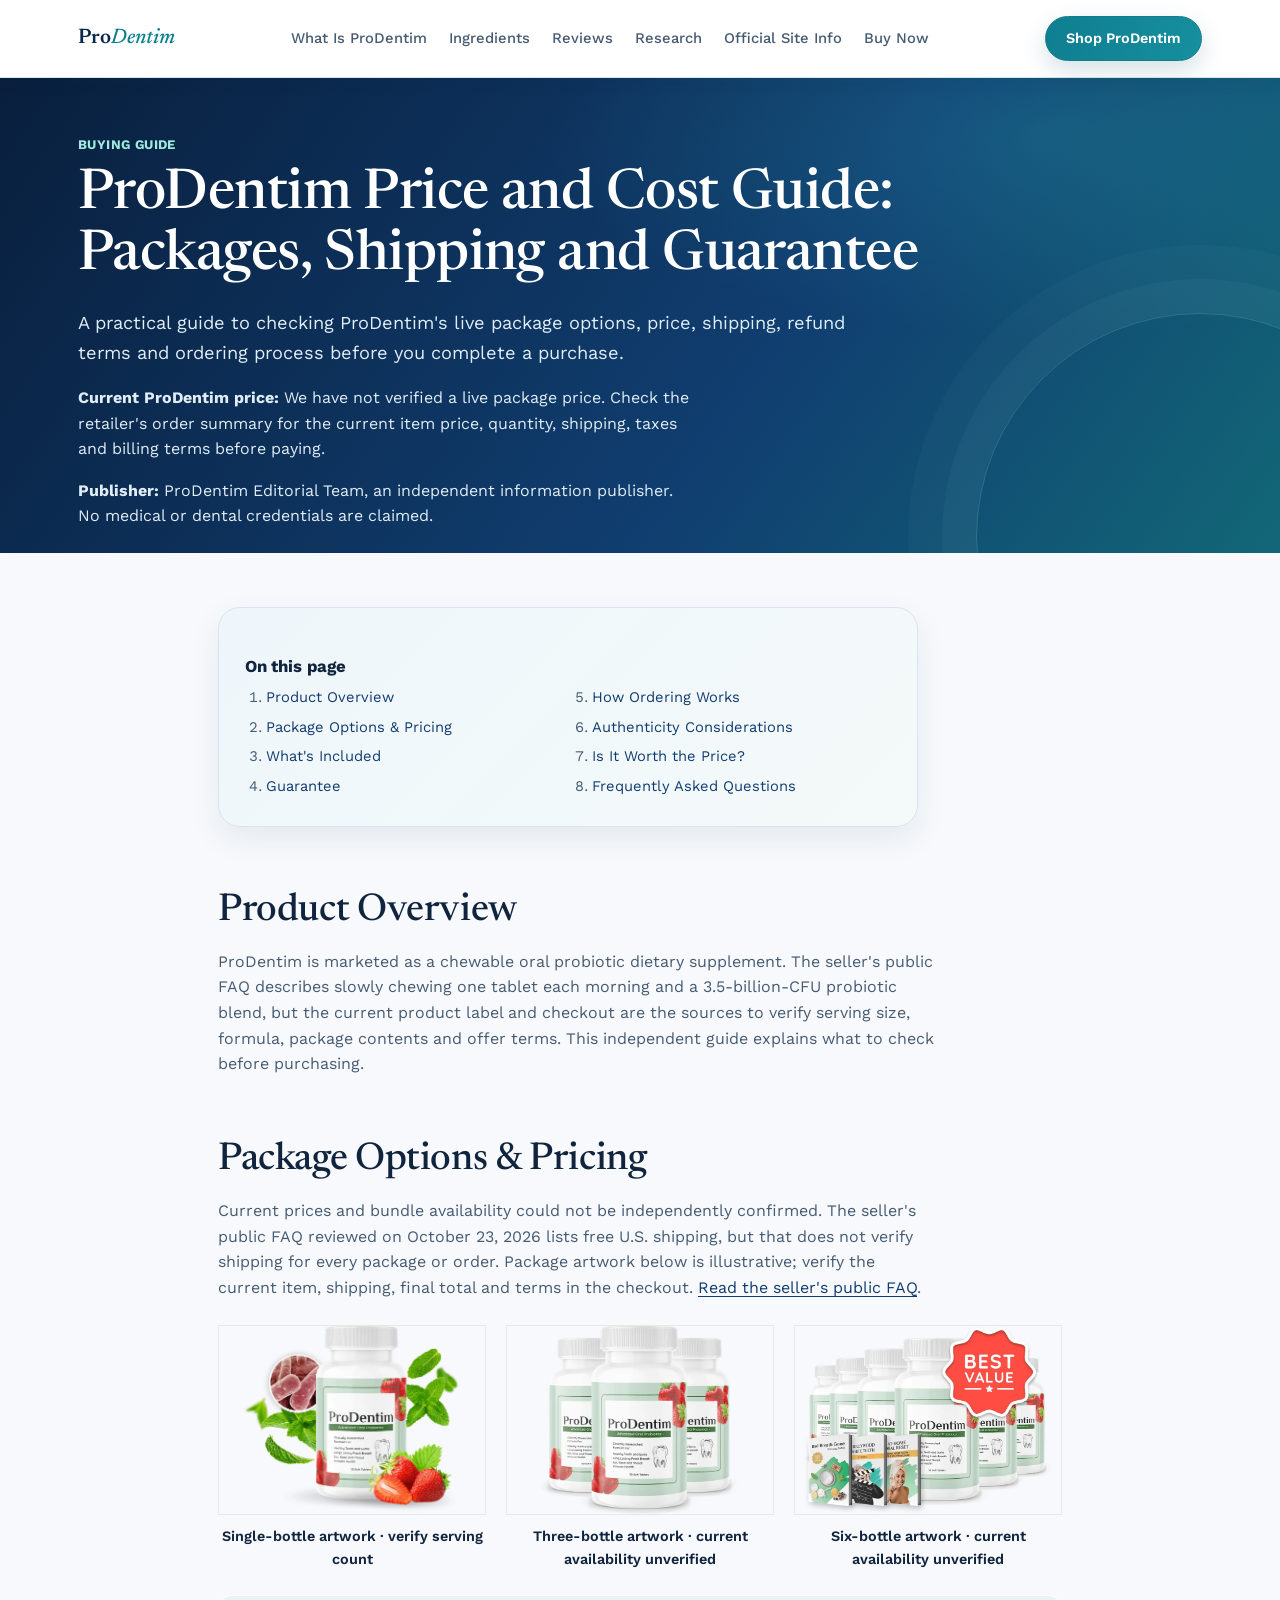
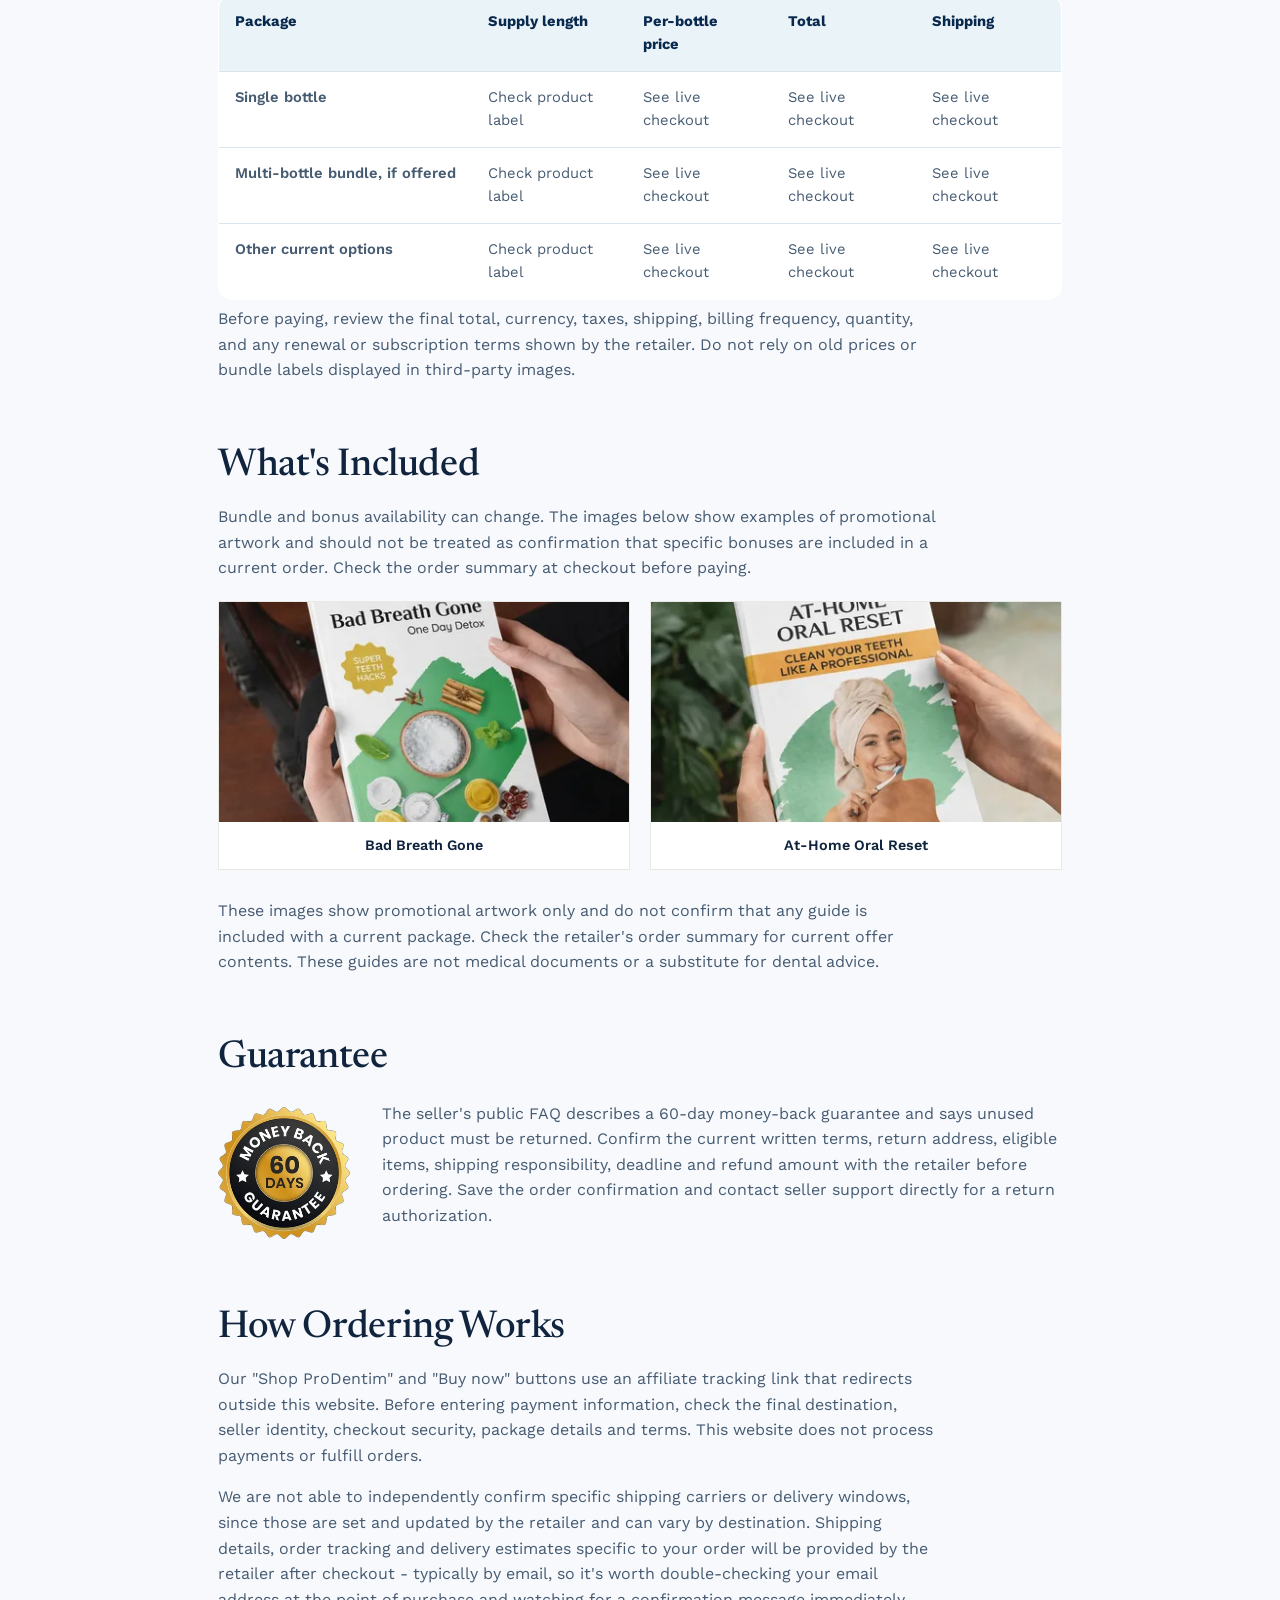
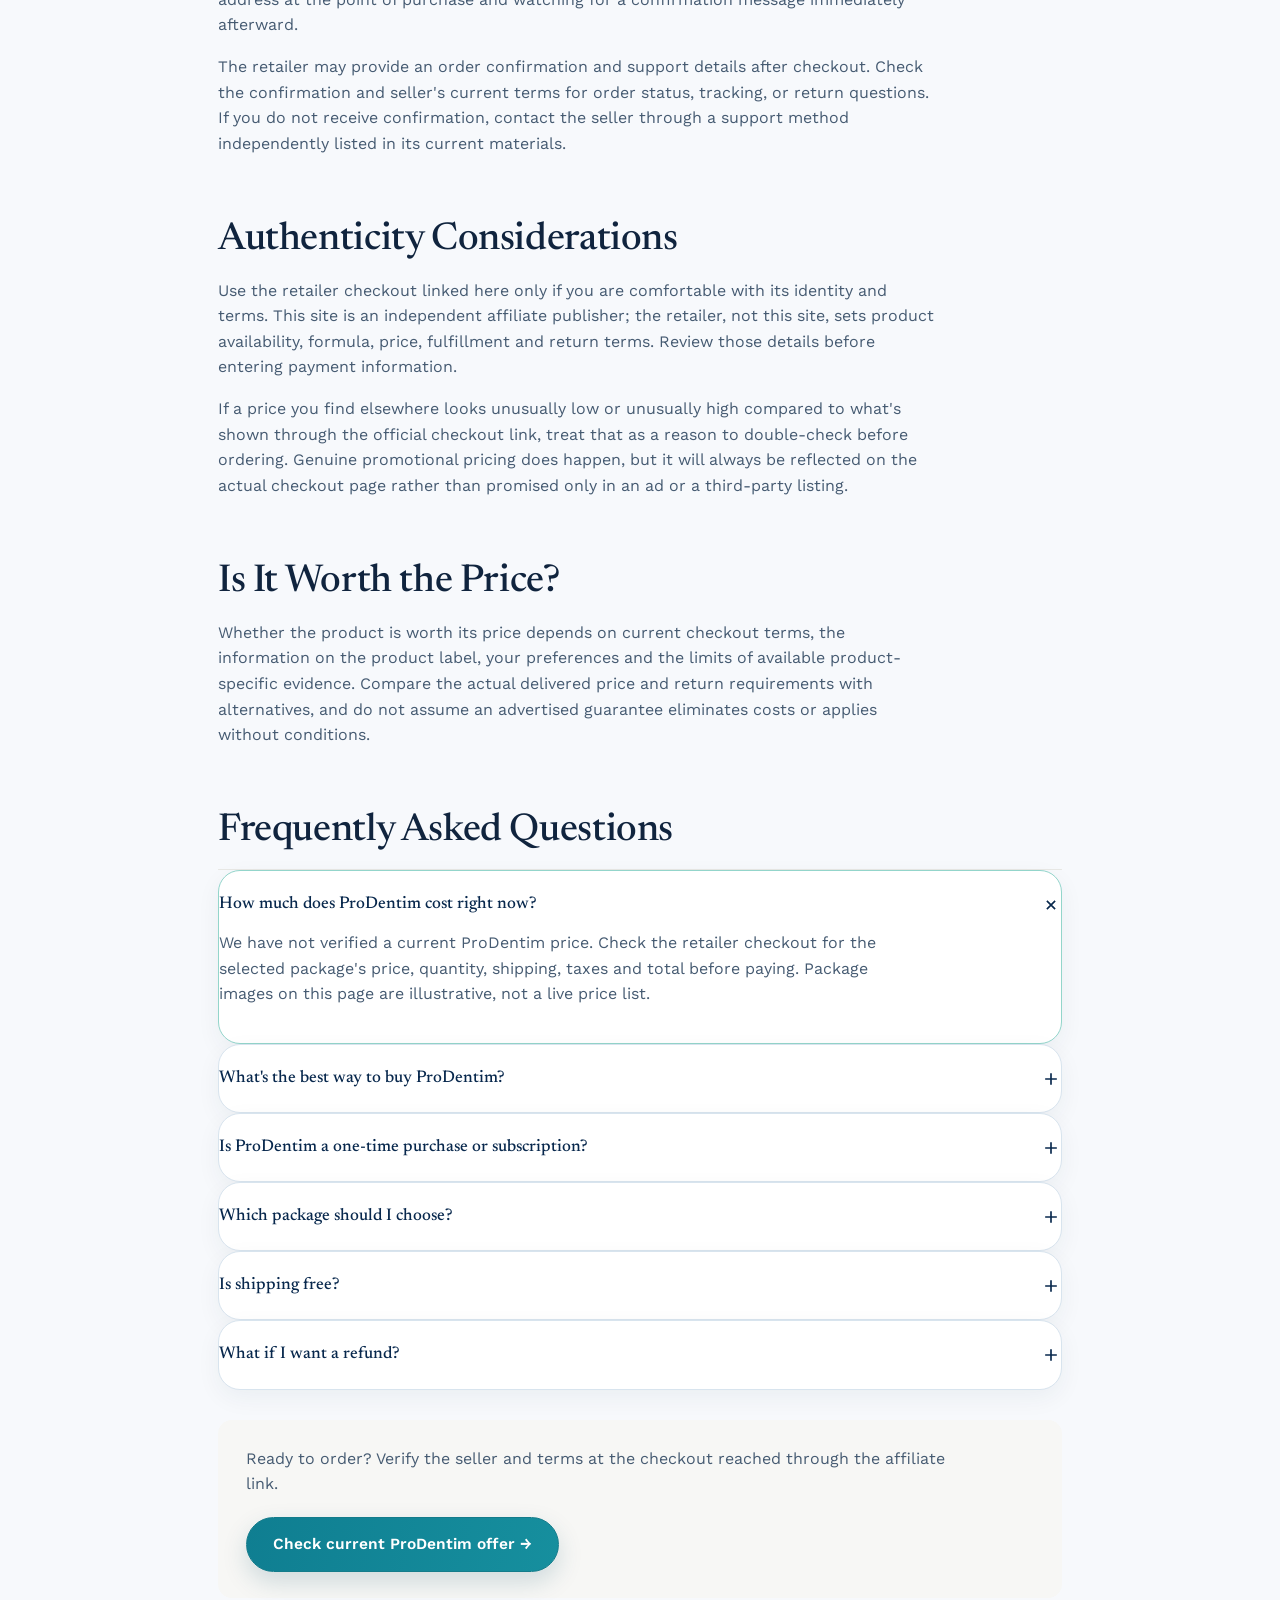
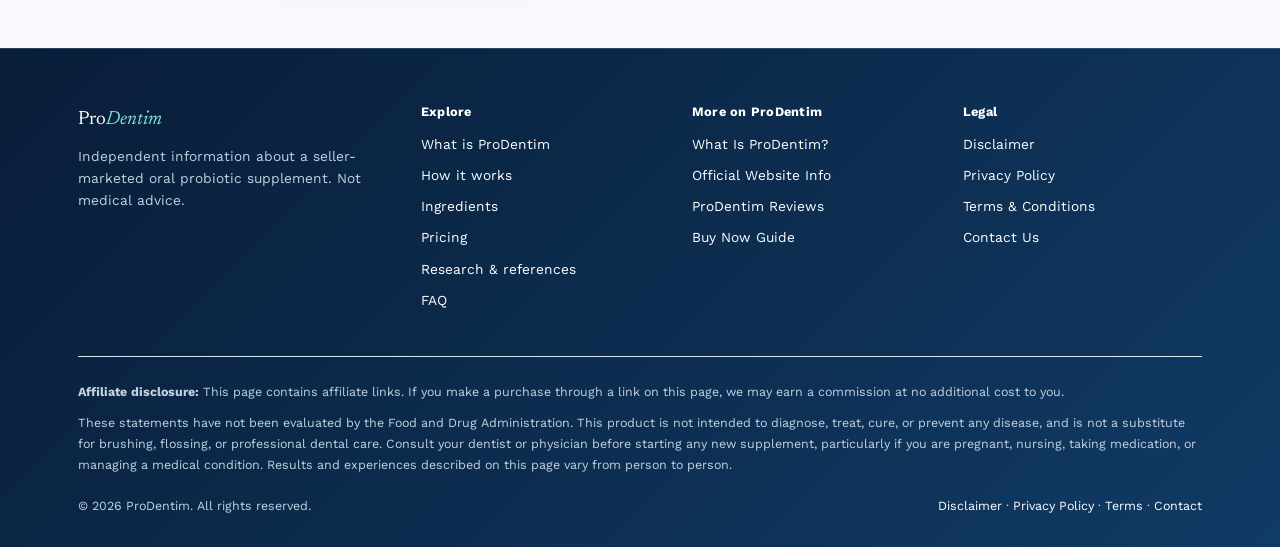
<file: buy-now.html>
﻿<!DOCTYPE html>
<html lang="en">
<head>
<meta charset="UTF-8">
<meta name="viewport" content="width=device-width, initial-scale=1.0">
<title>ProDentim Price &amp; Cost: Verify Current Offer Details</title>
<meta name="description" content="Check ProDentim prices, packages, shipping and refunds. Current prices are not verified here; confirm the total and terms at retailer checkout.">
<link rel="canonical" href="https://www.priodentim.com/buy-now">
<meta name="robots" content="index, follow">
<meta name="author" content="ProDentim Editorial Team">
<meta property="og:type" content="article">
<meta property="og:site_name" content="ProDentim">
<meta property="og:title" content="ProDentim Price &amp; Cost: Verify Current Offer Details">
<meta property="og:description" content="Check ProDentim prices, packages, shipping and refunds. Current prices are not verified here; confirm the total and terms at retailer checkout.">
<meta property="og:url" content="https://www.priodentim.com/buy-now">
<meta property="og:image" content="https://www.priodentim.com/assets/images/prodentim-bottle-oral-probiotic-supplement.png">
<meta property="og:locale" content="en_US">
<meta name="twitter:card" content="summary_large_image">
<meta name="twitter:title" content="ProDentim Price &amp; Cost: Verify Current Offer Details">
<meta name="twitter:description" content="Check ProDentim prices, packages, shipping and refunds. Current prices are not verified here; confirm the total and terms at retailer checkout.">
<meta name="twitter:image" content="https://www.priodentim.com/assets/images/prodentim-bottle-oral-probiotic-supplement.png">
<link rel="icon" href="assets/images/prodentim-bottle-oral-probiotic-supplement.webp" type="image/webp">
<link rel="preconnect" href="https://fonts.googleapis.com">
<link rel="preconnect" href="https://fonts.gstatic.com" crossorigin>
<link href="https://fonts.googleapis.com/css2?family=Newsreader:ital,opsz,wght@0,6..72,400;0,6..72,500;0,6..72,600;1,6..72,500&family=Work+Sans:wght@400;500;600;700&display=swap" rel="stylesheet">
<link rel="stylesheet" href="styles.css">
<script type="application/ld+json">
{
  "@context": "https://schema.org",
  "@graph": [
    {
      "@type": "WebPage",
      "@id": "https://www.priodentim.com/buy-now#webpage",
      "url": "https://www.priodentim.com/buy-now",
      "name": "ProDentim Price & Cost: Verify Current Offer Details",
      "description": "Check ProDentim prices, packages, shipping and refunds. Current prices are not verified here; confirm the total and terms at retailer checkout.",
      "isPartOf": { "@id": "https://www.priodentim.com/#website" }
    },
    {
      "@type": "BreadcrumbList",
      "itemListElement": [
        { "@type": "ListItem", "position": 1, "name": "Home", "item": "https://www.priodentim.com/" },
        { "@type": "ListItem", "position": 2, "name": "ProDentim Buy Now", "item": "https://www.priodentim.com/buy-now" }
      ]
    }
  ]
}
</script>
<style>

  :root{
    --ink:#171717;
    --ink-soft:#4A4A47;
    --ink-faint:#777773;
    --mist:#FAFAF8;
    --mist-deep:#F7F7F5;
    --panel:#ffffff;
    --accent:#171717;
    --accent-deep:#171717;
    --accent-soft:#F7F7F5;
    --accent-soft-2:#F7F7F5;
    --ink-accent:#171717;
    --ink-accent-deep:#171717;
    --neutral-accent:#FFFFFF;
    --neutral-accent-deep:#FFFFFF;
    --line:#E8E8E5;
    --line-soft:#F0F0ED;
    --radius-s:6px;
    --radius-m:14px;
    --font-display:"Newsreader", Georgia, serif;
    --font-body:"Work Sans", -apple-system, BlinkMacSystemFont, "Segoe UI", sans-serif;
  }

  :root{ color-scheme: light; }
  @media (prefers-color-scheme: light){
    :root:not([data-theme="light"]){
      --ink:#171717; --ink-soft:#4A4A47; --ink-faint:#777773;
      --mist:#FFFFFF; --mist-deep:#FAFAF8; --panel:#FFFFFF;
      --accent:#171717; --accent-deep:#171717; --accent-soft:#F7F7F5; --accent-soft-2:#F7F7F5;
      --line:#E8E8E5; --line-soft:#F0F0ED;
    }
  }
  :root[data-theme="light"]{
    --ink:#171717; --ink-soft:#4A4A47; --ink-faint:#777773;
    --mist:#FFFFFF; --mist-deep:#FAFAF8; --panel:#FFFFFF;
    --accent:#171717; --accent-deep:#171717; --accent-soft:#F7F7F5; --accent-soft-2:#F7F7F5;
    --line:#E8E8E5; --line-soft:#F0F0ED;
  }

  *{box-sizing:border-box;}
  html{scroll-behavior:smooth;}
  body{margin:0;background:var(--mist);color:var(--ink);font-family:var(--font-body);font-size:16px;line-height:1.6;-webkit-font-smoothing:antialiased;}
  img{max-width:100%;display:block;}
  a{color:inherit;}
  a:focus-visible, button:focus-visible, summary:focus-visible, .btn:focus-visible{outline:3px solid var(--accent-deep); outline-offset:2px;}
  .wrap{max-width:1180px;margin:0 auto;padding:0 28px;}
  section{position:relative;}
  .visually-hidden{position:absolute; width:1px; height:1px; overflow:hidden; clip:rect(0 0 0 0); white-space:nowrap;}

  h1,h2,h3,h4{font-family:var(--font-display);font-weight:600;color:var(--ink);margin:0 0 0.4em;letter-spacing:-0.01em;}
  h1{font-size:clamp(2.4rem,4.4vw,3.5rem); line-height:1.08; font-weight:500;}
  h2{font-size:clamp(1.8rem,3vw,2.4rem); line-height:1.16; font-weight:500;}
  h3{font-size:1.24rem; font-weight:600;}
  p{margin:0 0 1em; color:var(--ink-soft); max-width:62ch;}
  .lede{font-size:1.14rem; color:var(--ink-soft);}

  .btn{display:inline-flex; align-items:center; gap:8px; font-family:var(--font-body); font-weight:600; font-size:0.97rem; padding:14px 26px; border-radius:999px; border:1px solid transparent; text-decoration:none; cursor:pointer; transition:transform .18s ease, box-shadow .18s ease, background .18s ease;}
  .btn-primary{background:var(--ink-accent-deep); color:#fff; box-shadow:0 14px 26px -12px rgba(0,0,0,0.5);}
  .btn-primary:hover{background:var(--ink-accent); transform:translateY(-1px); box-shadow:0 18px 30px -12px rgba(0,0,0,0.55);}
  .btn-ghost{background:transparent; color:var(--accent-deep); border-color:var(--accent-deep);}
  .btn-ghost:hover{background:var(--accent-soft);}
  .btn-block{width:100%; justify-content:center;}

  header.site{position:sticky; top:0; z-index:50; background:color-mix(in srgb, var(--mist) 88%, transparent); backdrop-filter:blur(10px); border-bottom:1px solid var(--line-soft);}
  .nav-inner{display:flex; align-items:center; justify-content:space-between; padding:16px 28px; max-width:1180px; margin:0 auto;}
  .brand{display:flex; align-items:baseline; gap:8px; text-decoration:none; color:var(--ink);}
  .brand .mark{font-family:var(--font-display); font-size:1.32rem; font-weight:600;}
  .brand .mark em{font-style:italic; color:var(--ink-accent-deep); font-weight:500;}
  nav.links{display:flex; gap:22px; font-size:0.92rem; flex-wrap:wrap;}
  nav.links a{text-decoration:none; color:var(--ink-soft); transition:color .15s ease;}
  nav.links a:hover{color:var(--accent-deep);}
  .nav-cta{display:flex; align-items:center; gap:18px;}
  .nav-cta .btn{padding:10px 20px; font-size:0.9rem;}
  #nav-toggle{display:none;}
  .burger{display:none;}

  @media (max-width:980px){
    nav.links{position:fixed; inset:64px 0 0 0; background:var(--panel); flex-direction:column; padding:28px; gap:20px; font-size:1.1rem; transform:translateY(-8px); opacity:0; pointer-events:none; transition:opacity .2s ease, transform .2s ease; border-top:1px solid var(--line-soft); overflow-y:auto;}
    #nav-toggle:checked ~ .nav-inner nav.links{opacity:1; transform:translateY(0); pointer-events:auto;}
    .burger{display:block; width:26px; height:20px; position:relative; cursor:pointer;}
    .burger span{position:absolute; left:0; right:0; height:2px; background:var(--ink); transition:transform .2s ease, opacity .2s ease;}
    .burger span:nth-child(1){top:0;} .burger span:nth-child(2){top:9px;} .burger span:nth-child(3){top:18px;}
    #nav-toggle:checked ~ .nav-inner .burger span:nth-child(1){transform:translateY(9px) rotate(45deg);}
    #nav-toggle:checked ~ .nav-inner .burger span:nth-child(2){opacity:0;}
    #nav-toggle:checked ~ .nav-inner .burger span:nth-child(3){transform:translateY(-9px) rotate(-45deg);}
  }

  .hero{padding:60px 0 40px; overflow:hidden;}
  .hero-grid{display:grid; grid-template-columns:1.05fr 0.95fr; gap:40px; align-items:center;}
  @media (max-width:920px){ .hero-grid{grid-template-columns:1fr;} }
  .hero-cta-row{display:flex; gap:14px; flex-wrap:wrap; margin-bottom:26px;}
  .trust-row{display:flex; flex-wrap:wrap; gap:20px; padding-top:18px; border-top:1px solid var(--line);}
  .trust-item{display:flex; align-items:center; gap:8px; font-size:0.85rem; color:var(--ink-soft); font-weight:600;}
  .trust-item svg{width:17px; height:17px; flex:none; color:var(--accent-deep);}

  .hero-art{position:relative; display:flex; align-items:center; justify-content:center; min-height:420px;}
  .art-glow{position:absolute; width:80%; padding-top:80%; border-radius:50%; background:radial-gradient(circle, color-mix(in srgb, var(--accent) 50%, transparent) 0%, transparent 68%); filter:blur(6px); animation:glowPulse 7s ease-in-out infinite;}
  @keyframes glowPulse{ 0%,100%{transform:scale(1); opacity:0.7;} 50%{transform:scale(1.07); opacity:1;} }
  .bottle-stage{position:relative; width:min(460px, 82vw); animation:floatY 6.2s ease-in-out infinite;}
  @keyframes floatY{ 0%,100%{transform:translateY(0) rotate(0deg);} 50%{transform:translateY(-14px) rotate(0.5deg);} }
  .bottle-stage img{position:relative; z-index:2; filter:drop-shadow(0 26px 26px rgba(0,0,0,0.2));}
  .leaf{position:absolute; border-radius:50% 4px; filter:blur(0.5px); opacity:0.6; background:radial-gradient(circle at 32% 30%, var(--accent-soft-2), transparent 72%); animation:drift 11s ease-in-out infinite;}
  .leaf.l1{width:30px; height:38px; top:10%; left:5%; animation-duration:9s;}
  .leaf.l2{width:20px; height:26px; top:64%; left:2%; animation-duration:12s; animation-delay:1.3s;}
  .leaf.l3{width:26px; height:32px; top:16%; right:4%; animation-duration:10s; animation-delay:0.5s;}
  .leaf.l4{width:16px; height:20px; bottom:12%; right:9%; animation-duration:8s; animation-delay:2s;}
  @keyframes drift{ 0%,100%{transform:translate(0,0) rotate(0deg);} 50%{transform:translate(10px,-16px) rotate(8deg);} }
  @media (prefers-reduced-motion:reduce){ .bottle-stage, .art-glow, .leaf{animation:none !important;} }

  .band{padding:84px 0;}
  .band-panel{background:var(--panel);}
  .band-pale{background:var(--accent-soft);}
  .band-contrast{background:var(--ink); color:#4A4A47;}
  .band-contrast h2, .band-contrast h3{color:#fff;}
  .band-contrast p{color:#4A4A47;}
  .section-head{max-width:680px; margin-bottom:46px;}
  .section-head p{margin-top:12px;}
  .section-head.center{margin-left:auto; margin-right:auto; text-align:center;}
  .kicker{font-size:0.78rem; font-weight:700; letter-spacing:0.04em; color:var(--accent-deep); text-transform:uppercase; margin-bottom:10px; display:block;}
  .band-contrast .kicker{color:var(--accent);}

  blockquote.pull{font-family:var(--font-display); font-style:italic; font-weight:500; font-size:clamp(1.35rem,2.2vw,1.85rem); line-height:1.42; color:var(--ink); margin:34px 0; padding-left:26px; border-left:3px solid var(--accent-deep); max-width:54ch;}

  .two-col{display:grid; grid-template-columns:1fr 1fr; gap:56px; align-items:start;}
  @media (max-width:860px){ .two-col{grid-template-columns:1fr; gap:12px;} }
  .callout-box{background:var(--panel); border:1px solid var(--line); border-radius:var(--radius-m); padding:22px 24px; margin-top:18px;}
  .callout-box p{margin-bottom:0; font-size:0.94rem;}
  .callout-box.warn{background:color-mix(in srgb, var(--ink-accent) 7%, var(--panel));}

  .steps{display:grid; grid-template-columns:repeat(3,1fr); gap:34px;}
  @media (max-width:820px){ .steps{grid-template-columns:1fr;} }
  .step .num{font-family:var(--font-display); font-size:2.5rem; font-weight:500; color:var(--accent-deep); line-height:1; margin-bottom:12px; display:block;}
  .step h3{margin-bottom:8px;}
  @media (min-width:821px){
    .steps{position:relative;}
    .step:not(:last-child)::after{content:""; position:absolute; top:20px; left:calc(100% - 6px); width:calc(34px + 12px); border-top:1px dashed var(--accent);}
  }

  .ing-grid{display:grid; grid-template-columns:repeat(3,1fr); gap:1px; background:var(--line); border:1px solid var(--line); border-radius:var(--radius-m); overflow:hidden;}
  @media (max-width:900px){ .ing-grid{grid-template-columns:repeat(2,1fr);} }
  @media (max-width:600px){ .ing-grid{grid-template-columns:1fr;} }
  .ing-cell{background:var(--panel); padding:30px 26px;}
  .ing-cell svg{width:32px; height:32px; color:var(--accent-deep); margin-bottom:14px;}
  .ing-cell h3{font-size:1.05rem; margin-bottom:6px;}
  .ing-cell p{font-size:0.92rem; margin-bottom:10px;}
  .ing-cell a{font-size:0.82rem; font-weight:600; color:var(--accent-deep); text-decoration:none; border-bottom:1px solid var(--accent);}
  .ing-cell a:hover{color:var(--ink-accent-deep); border-color:var(--ink-accent-deep);}
  .cfu-tag{display:inline-block; font-size:0.72rem; font-weight:700; letter-spacing:0.02em; color:var(--ink-accent-deep); background:color-mix(in srgb, var(--ink-accent) 12%, transparent); padding:3px 10px; border-radius:999px; margin-bottom:10px;}

  .pillars{display:grid; grid-template-columns:repeat(3,1fr); gap:40px;}
  @media (max-width:820px){ .pillars{grid-template-columns:1fr;} }
  .pillar .tag{display:inline-block; font-size:0.78rem; font-weight:700; letter-spacing:0.02em; color:var(--accent-deep); background:var(--accent-soft); padding:5px 12px; border-radius:999px; margin-bottom:16px;}

  .who-grid{display:grid; grid-template-columns:repeat(4,1fr); gap:20px;}
  @media (max-width:920px){ .who-grid{grid-template-columns:repeat(2,1fr);} }
  @media (max-width:560px){ .who-grid{grid-template-columns:1fr;} }
  .who-card{background:var(--panel); border:1px solid var(--line); border-radius:var(--radius-m); padding:22px 20px;}
  .who-card h3{font-size:1rem; margin-bottom:6px;}
  .who-card p{font-size:0.88rem; margin-bottom:0;}

  table.compare{width:100%; border-collapse:collapse; background:var(--panel); border-radius:var(--radius-m); overflow:hidden; border:1px solid var(--line); font-size:0.92rem;}
  table.compare th, table.compare td{padding:14px 16px; text-align:left; border-bottom:1px solid var(--line); vertical-align:top;}
  table.compare th{background:var(--accent-soft); font-family:var(--font-body); font-weight:700; color:var(--ink);}
  table.compare tr:last-child td{border-bottom:none;}
  table.compare td:first-child{font-weight:600; white-space:nowrap;}
  .table-wrap{overflow-x:auto; margin:8px 0 6px;}
  .package-image-grid{display:grid; grid-template-columns:repeat(3,minmax(0,1fr)); gap:20px; margin:24px 0;}
  .package-image-grid figure{margin:0; text-align:center;}
  .package-image-grid img{display:block; width:100%; height:190px; object-fit:contain; background:var(--panel); border:1px solid var(--line);}
  .package-image-grid figcaption{margin-top:10px; font-size:0.9rem; font-weight:600;}
  .bonus-guide-grid{display:grid; grid-template-columns:repeat(2,minmax(0,1fr)); gap:20px; margin:20px 0 28px;}
  .bonus-guide-grid figure{margin:0; overflow:hidden; background:var(--panel); border:1px solid var(--line);}
  .bonus-guide-grid img{display:block; width:100%; height:220px; object-fit:cover;}
  .bonus-guide-grid figcaption{padding:12px 16px; text-align:center; font-size:0.9rem; font-weight:600;}
  @media (max-width:700px){ .package-image-grid{grid-template-columns:1fr; max-width:360px; margin-left:auto; margin-right:auto;} .package-image-grid img{height:220px;} .bonus-guide-grid{grid-template-columns:1fr; max-width:360px; margin-left:auto; margin-right:auto;} }

  .pricing-grid{display:grid; grid-template-columns:repeat(3,1fr); gap:26px; align-items:stretch;}
  @media (max-width:920px){ .pricing-grid{grid-template-columns:1fr; max-width:420px; margin:0 auto;} }
  .price-card{background:var(--panel); border:1px solid var(--line); border-radius:var(--radius-m); padding:30px 26px 26px; display:flex; flex-direction:column; position:relative;}
  .price-card.featured{border-color:var(--ink-accent-deep); box-shadow:0 26px 50px -22px rgba(0,0,0,0.35); transform:translateY(-10px);}
  @media (max-width:920px){ .price-card.featured{transform:none;} }
  .ribbon{position:absolute; top:-13px; left:50%; transform:translateX(-50%); background:var(--ink-accent-deep); color:#fff; font-size:0.72rem; font-weight:700; letter-spacing:0.03em; padding:6px 16px; border-radius:999px; box-shadow:0 8px 16px -6px rgba(0,0,0,0.45);}
  .plan-name{font-size:0.82rem; font-weight:700; color:var(--ink-faint); margin-bottom:6px;}
  .plan-supply{font-family:var(--font-display); font-size:1.5rem; margin-bottom:2px;}
  .plan-days{font-size:0.85rem; color:var(--ink-faint); margin-bottom:18px;}
  .plan-bottles{display:flex; align-items:flex-end; justify-content:center; height:120px; margin-bottom:18px;}
  .plan-bottles img{max-height:100%; width:auto; filter:drop-shadow(0 10px 14px rgba(0,0,0,0.18));}
  .save-badge{font-size:0.8rem; font-weight:700; color:var(--accent-deep); background:color-mix(in srgb, var(--accent) 20%, transparent); padding:6px 12px; border-radius:var(--radius-s); display:inline-block; margin-bottom:14px;}
  .plan-price{display:flex; align-items:baseline; gap:6px; margin-bottom:2px;}
  .plan-price .amt{font-family:var(--font-display); font-size:2.35rem; font-weight:600;}
  .plan-price .per{font-size:0.88rem; color:var(--ink-faint);}
  .plan-total{font-size:0.86rem; color:var(--ink-faint); margin-bottom:20px;}
  .plan-total s{color:var(--ink-faint); opacity:0.7; margin-right:4px;}
  .plan-total b{color:var(--ink);}
  .price-card ul{list-style:none; margin:0 0 22px; padding:0; font-size:0.88rem; color:var(--ink-soft); flex:1;}
  .price-card ul li{display:flex; gap:8px; padding:5px 0; align-items:flex-start;}
  .price-card ul li svg{width:15px; height:15px; flex:none; margin-top:3px; color:var(--accent-deep);}
  .price-note{font-size:0.84rem; color:var(--ink-faint); margin-top:26px; max-width:70ch;}

  .bonus-strip{display:grid; grid-template-columns:repeat(3,1fr); gap:22px; margin-top:44px;}
  @media (max-width:760px){ .bonus-strip{grid-template-columns:1fr; max-width:340px; margin-left:auto; margin-right:auto;} }
  .bonus-card{background:var(--panel); border:1px solid var(--line); border-radius:var(--radius-m); overflow:hidden; text-align:center;}
  .bonus-card img{width:100%; height:200px; object-fit:cover;}
  .bonus-ph{height:200px; background:linear-gradient(160deg, var(--accent-soft), var(--accent-soft-2)); display:flex; align-items:center; justify-content:center;}
  .bonus-ph svg{width:52px; height:52px; color:var(--accent-deep);}
  .bonus-card .b-body{padding:18px 18px 22px;}
  .bonus-card .b-tag{font-size:0.72rem; font-weight:700; color:var(--neutral-accent-deep); background:color-mix(in srgb, var(--neutral-accent) 16%, transparent); padding:3px 10px; border-radius:999px; display:inline-block; margin-bottom:8px;}
  .bonus-card h3{font-size:1rem; margin-bottom:4px;}
  .bonus-card p{font-size:0.86rem; margin:0;}

  .guarantee{display:grid; grid-template-columns:auto 1fr; gap:32px; align-items:center;}
  @media (max-width:700px){ .guarantee{grid-template-columns:1fr; text-align:center;} .guarantee .seal-img{margin:0 auto;} }
  .seal-img{width:132px; height:132px; flex:none;}

  .consider-grid{display:grid; grid-template-columns:repeat(2,1fr); gap:22px;}
  @media (max-width:760px){ .consider-grid{grid-template-columns:1fr;} }
  .consider{background:var(--panel); border:1px solid var(--line); border-radius:var(--radius-m); padding:26px 26px 22px;}
  .consider h3{font-size:1rem; margin-bottom:8px;}
  .consider p{font-size:0.92rem; margin-bottom:0; color:var(--ink);}

  .ref-list{list-style:none; margin:0; padding:0; border-top:1px solid var(--line);}
  .ref-list li{display:grid; grid-template-columns:32px 1fr; gap:16px; padding:20px 0; border-bottom:1px solid var(--line);}
  .ref-list .idx{font-family:var(--font-display); color:var(--accent-deep); font-weight:600; font-size:1.1rem;}
  .ref-list h4{margin:0 0 4px; font-size:1rem; font-family:var(--font-body); font-weight:700; color:var(--ink);}
  .ref-list p{margin:0 0 6px; font-size:0.92rem;}
  .ref-list .meta{font-size:0.8rem; color:var(--ink-faint); margin-bottom:6px;}
  .ref-list a{font-size:0.86rem; color:var(--accent-deep); text-decoration:none; word-break:break-word;}
  .ref-list a:hover{color:var(--ink-accent-deep);}
  .ref-note{font-size:0.85rem; color:var(--ink-faint); margin-top:22px; max-width:70ch;}
  .ref-toggle-wrap{margin-top:22px;}

  .faq{border-top:1px solid var(--line);}
  .faq details{border-bottom:1px solid var(--line); padding:20px 0;}
  .faq summary{list-style:none; cursor:pointer; display:flex; justify-content:space-between; align-items:center; gap:20px; font-family:var(--font-display); font-size:1.06rem; color:var(--ink); font-weight:500;}
  .faq summary::-webkit-details-marker{display:none;}
  .faq summary .chev{flex:none; width:20px; height:20px; transition:transform .22s ease; color:var(--accent-deep);}
  .faq details[open] summary .chev{transform:rotate(135deg);}
  .faq .a{padding-top:12px; max-width:70ch;}

  .badges-row{margin-top:18px; opacity:0.9;}
  .badges-row img{max-width:420px; width:100%;}

  .final-cta{text-align:center; padding:92px 0;}
  .final-cta h2{max-width:18ch; margin-left:auto; margin-right:auto;}
  .final-cta p{max-width:52ch; margin-left:auto; margin-right:auto;}

  footer{background:var(--ink); color:#4A4A47; padding:56px 0 30px; font-size:0.86rem;}
  footer a{color:#4A4A47; text-decoration:none;}
  footer a:hover{color:#fff;}
  .footer-grid{display:grid; grid-template-columns:1.3fr 1fr 1fr 1fr; gap:32px; margin-bottom:36px;}
  @media (max-width:720px){ .footer-grid{grid-template-columns:1fr; gap:28px;} }
  .footer-grid h2{color:#fff; font-size:0.8rem; letter-spacing:0.02em; margin:0 0 14px; font-family:var(--font-body); font-weight:700;}
  .footer-grid ul{list-style:none; margin:0; padding:0;}
  .footer-grid li{margin-bottom:9px;}
  .footer-brand .mark{font-family:var(--font-display); font-size:1.2rem; color:#fff; margin-bottom:10px; display:block;}
  .disclaimer{border-top:1px solid #E8E8E5; padding-top:24px; color:#777773; font-size:0.78rem; line-height:1.7;}
  .disclaimer p{color:#777773; max-width:none; margin-bottom:10px;}
  .foot-bottom{display:flex; justify-content:space-between; flex-wrap:wrap; gap:10px; margin-top:20px; color:#777773; font-size:0.78rem;}

</style>

<style>
  .page-hero{padding:56px 0 8px;}
  .page-hero .kicker{font-size:0.82rem; font-weight:700; letter-spacing:0.03em; color:var(--accent-deep); margin-bottom:10px;}
  .page-hero .updated{font-size:0.85rem; color:var(--ink-faint); margin-bottom:0;}
  .page-hero p.lede{max-width:70ch;}
  article.prose{padding:24px 0 20px;}
  article.prose h2{margin-top:1.6em;}
  article.prose h3{margin-top:1.3em;}
  article.prose p, article.prose li{max-width:72ch;}
  article.prose ul, article.prose ol{padding-left:1.3em; color:var(--ink-soft);}
  .toc{background:var(--panel); border:1px solid var(--line); border-radius:var(--radius-m); padding:22px 26px; margin:30px 0; max-width:70ch;}
  .toc h2{font-size:1.05rem; margin-bottom:10px; font-family:var(--font-body); font-weight:700;}
  .toc ol{margin:0; padding-left:1.2em; columns:2; column-gap:28px;}
  .toc li{margin-bottom:6px; font-size:0.92rem;}
  .toc a{color:var(--accent-deep); text-decoration:none;}
  .toc a:hover{color:var(--ink-accent-deep);}
  @media (max-width:600px){ .toc ol{columns:1;} }
  .inline-cta{background:var(--accent-soft); border-radius:var(--radius-m); padding:26px 28px; margin:30px 0; display:flex; align-items:center; justify-content:space-between; gap:20px; flex-wrap:wrap;}
  .inline-cta p{margin:0; max-width:44ch;}
</style>

</head>
<body>
<a class="visually-hidden" href="#main-content">Skip to content</a>
<header class="site">
  <input type="checkbox" id="nav-toggle">
  <div class="nav-inner">
    <a class="brand" href="index.html"><span class="mark">Pro<em>Dentim</em></span></a>
    <nav class="links">
      <a href="prodentim.html">What Is ProDentim</a>
      <a href="index.html#ingredients">Ingredients</a>
      <a href="reviews.html">Reviews</a>
      <a href="index.html#research">Research</a>
      <a href="official-website.html">Official Site Info</a>
      <a href="buy-now.html">Buy Now</a>
    </nav>
    <div class="nav-cta">
      <a class="btn btn-primary" href="https://3ca2e4vkmg607u0j-jn0odqj1n.hop.clickbank.net" target="_blank" rel="nofollow sponsored noopener">Shop ProDentim</a>
      <label class="burger" for="nav-toggle"><span></span><span></span><span></span></label>
    </div>
  </div>
</header>

<section class="page-hero">
  <div class="wrap">
    <div class="kicker">Buying Guide</div>
    <h1 id="main-content">ProDentim Price and Cost Guide: Packages, Shipping and Guarantee</h1>
    <p class="lede">A practical guide to checking ProDentim's live package options, price, shipping, refund terms and ordering process before you complete a purchase.</p>
    <p><strong>Current ProDentim price:</strong> We have not verified a live package price. Check the retailer's order summary for the current item price, quantity, shipping, taxes and billing terms before paying.</p>
    <p><strong>Publisher:</strong> ProDentim Editorial Team, an independent information publisher. No medical or dental credentials are claimed.</p>
  </div>
</section>

<article class="prose">
  <div class="wrap">
    <div class="toc">
      <h2>On this page</h2>
      <ol>
        <li><a href="#overview">Product Overview</a></li>
        <li><a href="#packages">Package Options &amp; Pricing</a></li>
        <li><a href="#included">What's Included</a></li>
        <li><a href="#guarantee">Guarantee</a></li>
        <li><a href="#ordering">How Ordering Works</a></li>
        <li><a href="#authenticity">Authenticity Considerations</a></li>
        <li><a href="#worth-it">Is It Worth the Price?</a></li>
        <li><a href="#faq">Frequently Asked Questions</a></li>
      </ol>
    </div>

    <h2 id="overview">Product Overview</h2>
    <p>ProDentim is marketed as a chewable oral probiotic dietary supplement. The seller's public FAQ describes slowly chewing one tablet each morning and a 3.5-billion-CFU probiotic blend, but the current product label and checkout are the sources to verify serving size, formula, package contents and offer terms. This independent guide explains what to check before purchasing.</p>

    <h2 id="packages">Package Options &amp; Pricing</h2>
    <p>Current prices and bundle availability could not be independently confirmed. The seller's public FAQ reviewed on October 23, 2026 lists free U.S. shipping, but that does not verify shipping for every package or order. Package artwork below is illustrative; verify the current item, shipping, final total and terms in the checkout. <a href="https://prodentim.com/text.php" target="_blank" rel="noopener">Read the seller's public FAQ</a>.</p>
    <div class="package-image-grid" aria-label="ProDentim package options">
      <figure>
        <picture>
          <source srcset="assets/images/prodentim-bottle-oral-probiotic-supplement.webp" type="image/webp">
          <img src="assets/images/prodentim-bottle-oral-probiotic-supplement.png" alt="One bottle of ProDentim oral probiotic" loading="lazy" decoding="async" width="460" height="500">
        </picture>
        <figcaption>Single-bottle artwork · verify serving count</figcaption>
      </figure>
      <figure>
        <picture>
          <source srcset="assets/images/prodentim-three-bottles-90-day-supply.webp" type="image/webp">
          <img src="assets/images/prodentim-three-bottles-90-day-supply.png" alt="Three bottles of ProDentim" loading="lazy" decoding="async" width="500" height="500">
        </picture>
        <figcaption>Three-bottle artwork · current availability unverified</figcaption>
      </figure>
      <figure>
        <picture>
          <source srcset="assets/images/prodentim-six-bottles-best-value-bundle.webp" type="image/webp">
          <img src="assets/images/prodentim-six-bottles-best-value-bundle.png" alt="Promotional artwork depicting a six-bottle ProDentim bundle" loading="lazy" decoding="async" width="800" height="600">
        </picture>
        <figcaption>Six-bottle artwork · current availability unverified</figcaption>
      </figure>
    </div>
    <div class="table-wrap">
      <table class="compare">
        <thead><tr><th scope="col">Package</th><th scope="col">Supply length</th><th scope="col">Per-bottle price</th><th scope="col">Total</th><th scope="col">Shipping</th></tr></thead>
        <tbody>
          <tr><td>Single bottle</td><td>Check product label</td><td>See live checkout</td><td>See live checkout</td><td>See live checkout</td></tr>
          <tr><td>Multi-bottle bundle, if offered</td><td>Check product label</td><td>See live checkout</td><td>See live checkout</td><td>See live checkout</td></tr>
          <tr><td>Other current options</td><td>Check product label</td><td>See live checkout</td><td>See live checkout</td><td>See live checkout</td></tr>
        </tbody>
      </table>
    </div>
    <p>Before paying, review the final total, currency, taxes, shipping, billing frequency, quantity, and any renewal or subscription terms shown by the retailer. Do not rely on old prices or bundle labels displayed in third-party images.</p>

    <h2 id="included">What's Included</h2>
    <p>Bundle and bonus availability can change. The images below show examples of promotional artwork and should not be treated as confirmation that specific bonuses are included in a current order. Check the order summary at checkout before paying.</p>
    <div class="bonus-guide-grid" aria-label="Promotional artwork for possible bonus guides">
      <figure>
        <picture>
          <source srcset="assets/images/prodentim-bonus-guide-bad-breath-gone.webp" type="image/webp">
          <img src="assets/images/prodentim-bonus-guide-bad-breath-gone.png" alt="Promotional artwork for a guide titled Bad Breath Gone; current offer inclusion is unverified" loading="lazy" decoding="async" width="420" height="280">
        </picture>
        <figcaption>Bad Breath Gone</figcaption>
      </figure>
      <figure>
        <picture>
          <source srcset="assets/images/prodentim-bonus-guide-at-home-oral-reset.webp" type="image/webp">
          <img src="assets/images/prodentim-bonus-guide-at-home-oral-reset.png" alt="Promotional artwork for a guide titled At-Home Oral Reset; current offer inclusion is unverified" loading="lazy" decoding="async" width="420" height="280">
        </picture>
        <figcaption>At-Home Oral Reset</figcaption>
      </figure>
    </div>
    <p>These images show promotional artwork only and do not confirm that any guide is included with a current package. Check the retailer's order summary for current offer contents. These guides are not medical documents or a substitute for dental advice.</p>

    <h2 id="guarantee">Guarantee</h2>
    <div class="guarantee" style="margin:20px 0;">
      <picture>
        <source srcset="assets/images/prodentim-60-day-money-back-guarantee-seal.webp" type="image/webp">
        <img class="seal-img" src="assets/images/prodentim-60-day-money-back-guarantee-seal.png" alt="Promotional artwork displaying a 60-day guarantee seal" loading="lazy" decoding="async" width="132" height="132">
      </picture>
      <p>The seller's public FAQ describes a 60-day money-back guarantee and says unused product must be returned. Confirm the current written terms, return address, eligible items, shipping responsibility, deadline and refund amount with the retailer before ordering. Save the order confirmation and contact seller support directly for a return authorization.</p>
    </div>

    <h2 id="ordering">How Ordering Works</h2>
    <p>Our "Shop ProDentim" and "Buy now" buttons use an affiliate tracking link that redirects outside this website. Before entering payment information, check the final destination, seller identity, checkout security, package details and terms. This website does not process payments or fulfill orders.</p>
    <p>We are not able to independently confirm specific shipping carriers or delivery windows, since those are set and updated by the retailer and can vary by destination. Shipping details, order tracking and delivery estimates specific to your order will be provided by the retailer after checkout  -  typically by email, so it's worth double-checking your email address at the point of purchase and watching for a confirmation message immediately afterward.</p>
    <p>The retailer may provide an order confirmation and support details after checkout. Check the confirmation and seller's current terms for order status, tracking, or return questions. If you do not receive confirmation, contact the seller through a support method independently listed in its current materials.</p>

    <h2 id="authenticity">Authenticity Considerations</h2>
    <p>Use the retailer checkout linked here only if you are comfortable with its identity and terms. This site is an independent affiliate publisher; the retailer, not this site, sets product availability, formula, price, fulfillment and return terms. Review those details before entering payment information.</p>
    <p>If a price you find elsewhere looks unusually low or unusually high compared to what's shown through the official checkout link, treat that as a reason to double-check before ordering. Genuine promotional pricing does happen, but it will always be reflected on the actual checkout page rather than promised only in an ad or a third-party listing.</p>

    <h2 id="worth-it">Is It Worth the Price?</h2>
    <p>Whether the product is worth its price depends on current checkout terms, the information on the product label, your preferences and the limits of available product-specific evidence. Compare the actual delivered price and return requirements with alternatives, and do not assume an advertised guarantee eliminates costs or applies without conditions.</p>

    <h2 id="faq">Frequently Asked Questions</h2>
    <div class="faq">
      <details open>
        <summary>How much does ProDentim cost right now?<svg class="chev" viewBox="0 0 24 24" fill="none" stroke="currentColor" stroke-width="2" aria-hidden="true"><path d="M12 5v14M5 12h14"/></svg></summary>
        <div class="a"><p>We have not verified a current ProDentim price. Check the retailer checkout for the selected package's price, quantity, shipping, taxes and total before paying. Package images on this page are illustrative, not a live price list.</p></div>
      </details>
      <details>
        <summary>What's the best way to buy ProDentim?<svg class="chev" viewBox="0 0 24 24" fill="none" stroke="currentColor" stroke-width="2" aria-hidden="true"><path d="M12 5v14M5 12h14"/></svg></summary>
        <div class="a"><p>Our affiliate link redirects through a tracking service. Verify the final seller and checkout domain, product details, total cost and current return terms before paying. This website cannot authenticate a product or guarantee eligibility for a seller offer.</p></div>
      </details>
      <details>
        <summary>Is ProDentim a one-time purchase or subscription?<svg class="chev" viewBox="0 0 24 24" fill="none" stroke="currentColor" stroke-width="2" aria-hidden="true"><path d="M12 5v14M5 12h14"/></svg></summary>
        <div class="a"><p>We could not verify the current billing model. Before submitting payment, check the order summary for a one-time charge, recurring billing, renewal dates and cancellation terms.</p></div>
      </details>
      <details>
        <summary>Which package should I choose?<svg class="chev" viewBox="0 0 24 24" fill="none" stroke="currentColor" stroke-width="2" aria-hidden="true"><path d="M12 5v14M5 12h14"/></svg></summary>
        <div class="a"><p>Choose only after checking the available quantity, total price, supply details, shipping and any recurring billing terms at checkout. Do not buy more than you are comfortable using.</p></div>
      </details>
      <details>
        <summary>Is shipping free?<svg class="chev" viewBox="0 0 24 24" fill="none" stroke="currentColor" stroke-width="2" aria-hidden="true"><path d="M12 5v14M5 12h14"/></svg></summary>
        <div class="a"><p>Shipping cost and eligibility vary by offer and destination. Review the final order summary before paying.</p></div>
      </details>
      <details>
        <summary>What if I want a refund?<svg class="chev" viewBox="0 0 24 24" fill="none" stroke="currentColor" stroke-width="2" aria-hidden="true"><path d="M12 5v14M5 12h14"/></svg></summary>
        <div class="a"><p>The seller FAQ describes a 60-day guarantee, with unused product return requirements. Check the current written policy and contact the retailer using your order confirmation details.</p></div>
      </details>
    </div>

    <div class="inline-cta">
      <p>Ready to order? Verify the seller and terms at the checkout reached through the affiliate link.</p>
      <a class="btn btn-primary" href="https://3ca2e4vkmg607u0j-jn0odqj1n.hop.clickbank.net" target="_blank" rel="nofollow sponsored noopener">Check current ProDentim offer &rarr;</a>
    </div>
  </div>
</article>
<footer>
  <div class="wrap">
    <div class="footer-grid">
      <div class="footer-brand">
        <span class="mark">Pro<em style="font-style:italic;color:var(--accent);">Dentim</em></span>
        <p style="color:#777773; max-width:34ch;">Independent information about a seller-marketed oral probiotic supplement. Not medical advice.</p>
      </div>
      <div>
        <h2>Explore</h2>
        <ul>
          <li><a href="index.html#what-is-prodentim">What is ProDentim</a></li>
          <li><a href="index.html#how-it-works">How it works</a></li>
          <li><a href="index.html#ingredients">Ingredients</a></li>
          <li><a href="index.html#pricing">Pricing</a></li>
          <li><a href="index.html#research">Research &amp; references</a></li>
          <li><a href="index.html#faq">FAQ</a></li>
        </ul>
      </div>
      <div>
        <h2>More on ProDentim</h2>
        <ul>
          <li><a href="prodentim.html">What Is ProDentim?</a></li>
          <li><a href="official-website.html">Official Website Info</a></li>
          <li><a href="reviews.html">ProDentim Reviews</a></li>
          <li><a href="buy-now.html">Buy Now Guide</a></li>
        </ul>
      </div>
      <div>
        <h2>Legal</h2>
        <ul>
          <li><a href="disclaimer.html">Disclaimer</a></li>
          <li><a href="privacy-policy.html">Privacy Policy</a></li>
          <li><a href="terms-conditions.html">Terms &amp; Conditions</a></li>
          <li><a href="contact.html">Contact Us</a></li>
        </ul>
      </div>
    </div>
    <div class="disclaimer">
      <p><strong>Affiliate disclosure:</strong> This page contains affiliate links. If you make a purchase through a link on this page, we may earn a commission at no additional cost to you.</p>
      <p>These statements have not been evaluated by the Food and Drug Administration. This product is not intended to diagnose, treat, cure, or prevent any disease, and is not a substitute for brushing, flossing, or professional dental care. Consult your dentist or physician before starting any new supplement, particularly if you are pregnant, nursing, taking medication, or managing a medical condition. Results and experiences described on this page vary from person to person.</p>
      <div class="foot-bottom">
        <span>&copy; 2026 ProDentim. All rights reserved.</span>
        <span><a href="disclaimer.html">Disclaimer</a> &middot; <a href="privacy-policy.html">Privacy Policy</a> &middot; <a href="terms-conditions.html">Terms</a> &middot; <a href="contact.html">Contact</a></span>
      </div>
    </div>
  </div>
</footer>
<script src="site.js" defer></script>
</body>
</html>
</file>
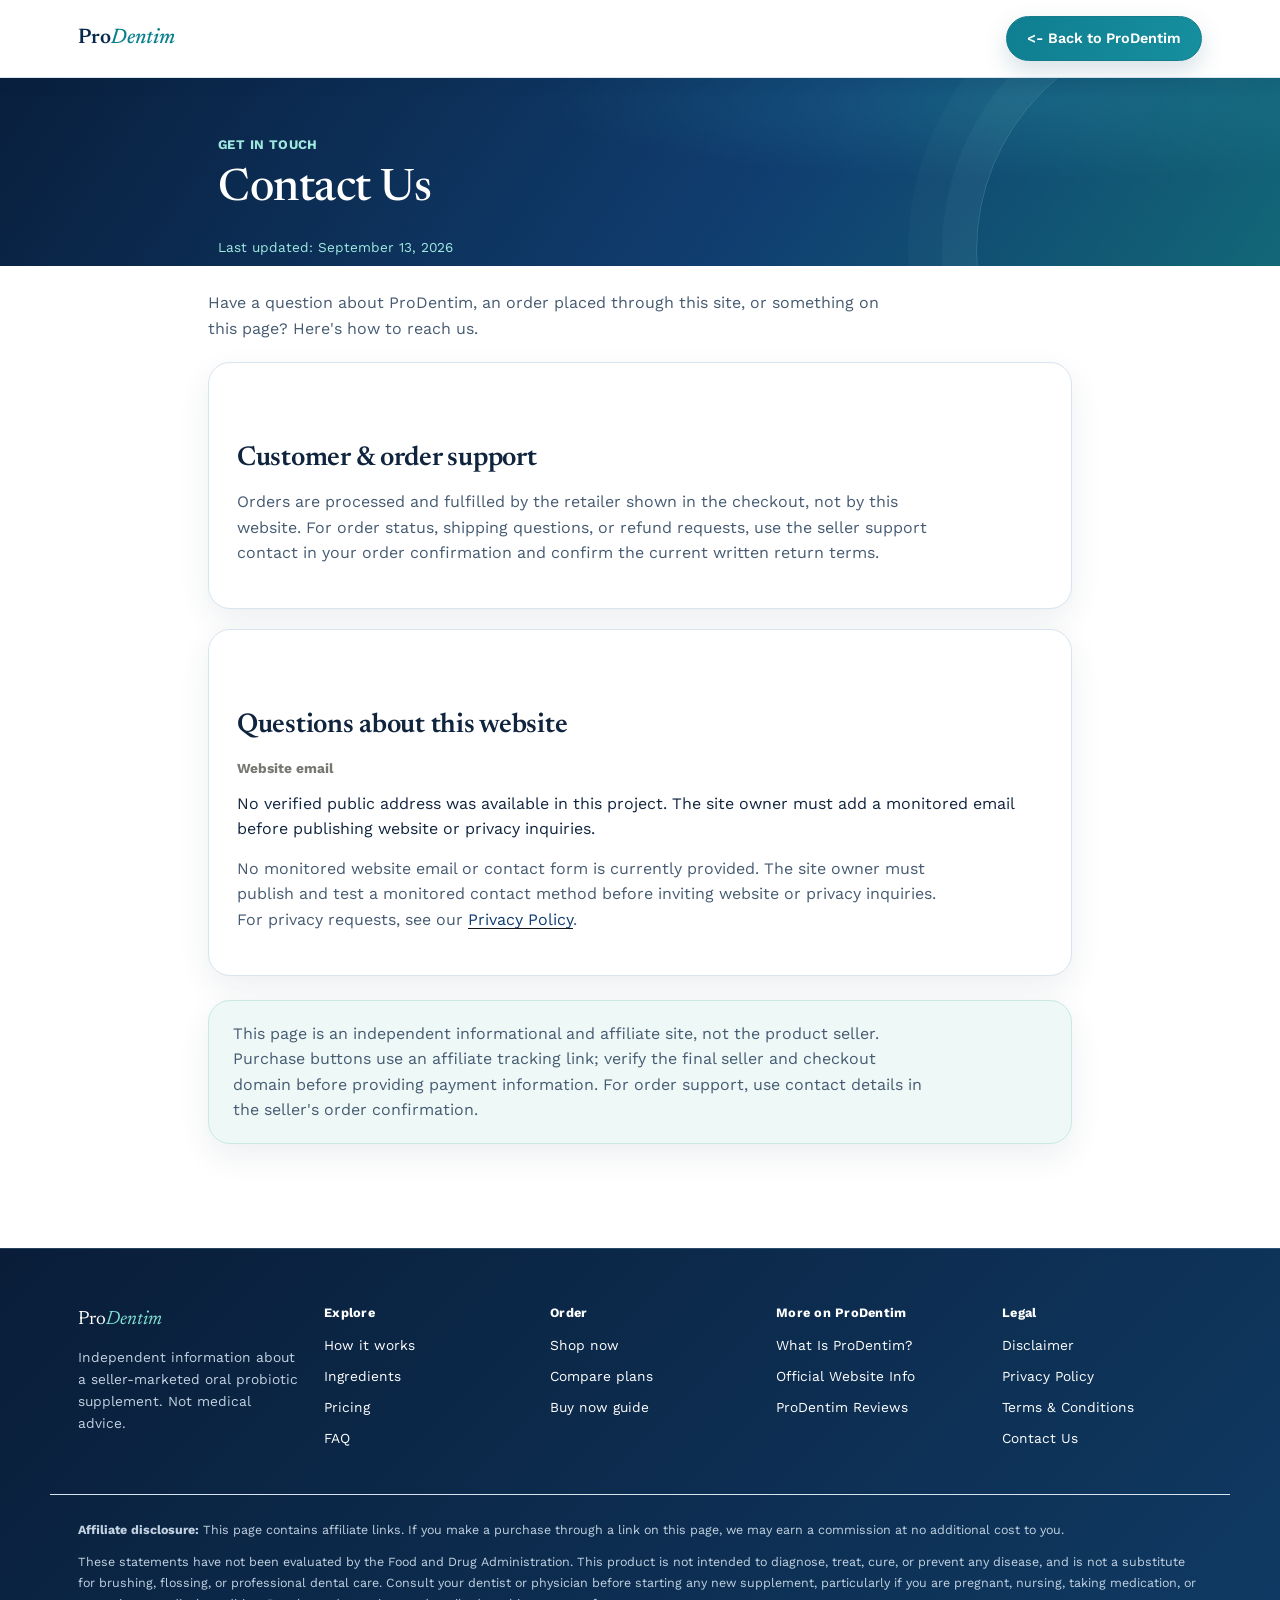
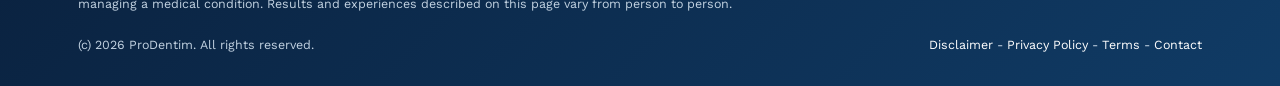
<file: contact.html>
﻿<!DOCTYPE html>
<html lang="en">
<head>
<meta charset="UTF-8">
<meta name="viewport" content="width=device-width, initial-scale=1.0">
<title>Contact Us | ProDentim</title>
<meta name="description" content="Contact this independent ProDentim website and find seller order-support guidance. No monitored website email or contact form is currently available.">
<link rel="canonical" href="https://www.priodentim.com/contact">
<meta name="robots" content="index, follow">
<meta name="author" content="ProDentim Editorial Team">
<meta property="og:type" content="website">
<meta property="og:site_name" content="ProDentim">
<meta property="og:title" content="Contact Us | ProDentim">
<meta property="og:description" content="How to contact this ProDentim informational website, and where to go for official order support and the 60-day money-back guarantee.">
<meta property="og:url" content="https://www.priodentim.com/contact">
<meta property="og:image" content="https://www.priodentim.com/assets/images/prodentim-bottle-oral-probiotic-supplement.png">
<meta property="og:locale" content="en_US">
<meta name="twitter:card" content="summary_large_image">
<meta name="twitter:title" content="Contact Us | ProDentim">
<meta name="twitter:description" content="How to contact this ProDentim informational website, and where to go for official order support and the 60-day money-back guarantee.">
<meta name="twitter:image" content="https://www.priodentim.com/assets/images/prodentim-bottle-oral-probiotic-supplement.png">
<link rel="icon" href="assets/images/prodentim-bottle-oral-probiotic-supplement.webp" type="image/webp">
<link rel="preconnect" href="https://fonts.googleapis.com">
<link rel="preconnect" href="https://fonts.gstatic.com" crossorigin>
<link href="https://fonts.googleapis.com/css2?family=Newsreader:ital,opsz,wght@0,6..72,400;0,6..72,500;0,6..72,600;1,6..72,500&family=Work+Sans:wght@400;500;600;700&display=swap" rel="stylesheet">
<link rel="stylesheet" href="styles.css">
<style>

  :root{
    --ink:#171717;
    --ink-soft:#4A4A47;
    --ink-faint:#777773;
    --mist:#FAFAF8;
    --mist-deep:#F7F7F5;
    --panel:#ffffff;
    --accent:#171717;
    --accent-deep:#171717;
    --accent-soft:#F7F7F5;
    --accent-soft-2:#F7F7F5;
    --ink-accent:#171717;
    --ink-accent-deep:#171717;
    --neutral-accent:#FFFFFF;
    --neutral-accent-deep:#FFFFFF;
    --line:#E8E8E5;
    --line-soft:#F0F0ED;
    --radius-s:6px;
    --radius-m:14px;
    --font-display:"Newsreader", Georgia, serif;
    --font-body:"Work Sans", -apple-system, BlinkMacSystemFont, "Segoe UI", sans-serif;
  }
  :root{ color-scheme: light; }
  @media (prefers-color-scheme: light){
    :root:not([data-theme="light"]){
      --ink:#171717; --ink-soft:#4A4A47; --ink-faint:#777773;
      --mist:#FFFFFF; --mist-deep:#FAFAF8; --panel:#FFFFFF;
      --accent:#171717; --accent-deep:#171717; --accent-soft:#F7F7F5; --accent-soft-2:#F7F7F5;
      --line:#E8E8E5; --line-soft:#F0F0ED;
    }
  }
  :root[data-theme="light"]{
    --ink:#171717; --ink-soft:#4A4A47; --ink-faint:#777773;
    --mist:#FFFFFF; --mist-deep:#FAFAF8; --panel:#FFFFFF;
    --accent:#171717; --accent-deep:#171717; --accent-soft:#F7F7F5; --accent-soft-2:#F7F7F5;
    --line:#E8E8E5; --line-soft:#F0F0ED;
  }

  *{box-sizing:border-box;}
  html{scroll-behavior:smooth;}
  body{margin:0;background:var(--mist);color:var(--ink);font-family:var(--font-body);font-size:16px;line-height:1.6;-webkit-font-smoothing:antialiased;}
  img{max-width:100%;display:block;}
  a{color:inherit;}
  .wrap{max-width:900px;margin:0 auto;padding:0 28px;}
  section{position:relative;}

  h1,h2,h3,h4{font-family:var(--font-display);font-weight:600;color:var(--ink);margin:0 0 0.5em;letter-spacing:-0.01em;}
  h1{font-size:clamp(2rem,4vw,2.8rem); line-height:1.1; font-weight:500;}
  h2{font-size:clamp(1.4rem,2.4vw,1.7rem); line-height:1.2; font-weight:600; margin-top:2em;}
  h3{font-size:1.1rem; font-weight:700; margin-top:1.6em;}
  p, li{margin:0 0 1em; color:var(--ink-soft); max-width:70ch;}
  ul, ol{padding-left:1.3em;}
  a.link{color:var(--accent-deep); text-decoration:underline; text-decoration-color:var(--accent);}
  a.link:hover{color:var(--ink-accent-deep);}

  .btn{display:inline-flex; align-items:center; gap:8px; font-family:var(--font-body); font-weight:600; font-size:0.95rem; padding:12px 24px; border-radius:999px; border:1px solid transparent; text-decoration:none; cursor:pointer; transition:transform .18s ease, box-shadow .18s ease, background .18s ease;}
  .btn-primary{background:var(--ink-accent-deep); color:#fff; box-shadow:0 14px 26px -12px rgba(0,0,0,0.5);}
  .btn-primary:hover{background:var(--ink-accent); transform:translateY(-1px);}
  .btn-ghost{background:transparent; color:var(--accent-deep); border-color:var(--accent-deep);}
  .btn-ghost:hover{background:var(--accent-soft);}

  header.site{position:sticky; top:0; z-index:50; background:color-mix(in srgb, var(--mist) 88%, transparent); backdrop-filter:blur(10px); border-bottom:1px solid var(--line-soft);}
  .nav-inner{display:flex; align-items:center; justify-content:space-between; padding:16px 28px; max-width:1180px; margin:0 auto;}
  .brand{display:flex; align-items:baseline; gap:8px; text-decoration:none; color:var(--ink);}
  .brand .mark{font-family:var(--font-display); font-size:1.32rem; font-weight:600;}
  .brand .mark em{font-style:italic; color:var(--ink-accent-deep); font-weight:500;}
  .nav-cta .btn{padding:10px 20px; font-size:0.9rem;}

  .legal-hero{padding:56px 0 8px;}
  .legal-hero .kicker{font-size:0.82rem; font-weight:700; letter-spacing:0.03em; color:var(--accent-deep); margin-bottom:10px;}
  .legal-hero .updated{font-size:0.85rem; color:var(--ink-faint); margin-bottom:0;}

  .legal-body{padding:24px 0 80px;}
  .legal-body .callout{background:var(--accent-soft); border:1px solid var(--line); border-radius:var(--radius-m); padding:20px 24px; margin:24px 0;}
  .legal-body .callout p{margin-bottom:0; color:var(--ink);}
  .contact-card{background:var(--panel); border:1px solid var(--line); border-radius:var(--radius-m); padding:26px 28px; margin:20px 0;}
  .contact-card h3{margin-top:0;}
  .contact-row{display:flex; gap:12px; align-items:baseline; margin-bottom:8px; flex-wrap:wrap;}
  .contact-row .label{font-weight:700; font-size:0.86rem; color:var(--ink-faint); min-width:110px;}

  footer{background:var(--ink); color:#4A4A47; padding:56px 0 30px; font-size:0.86rem;}
  footer a{color:#4A4A47; text-decoration:none;}
  footer a:hover{color:#fff;}
  .footer-grid{display:grid; grid-template-columns:1.1fr 1fr 1fr 1fr 1fr; gap:26px; margin-bottom:36px; max-width:1180px; margin-left:auto; margin-right:auto; padding:0 28px;}
  @media (max-width:720px){ .footer-grid{grid-template-columns:1fr; gap:28px;} }
  .footer-grid h2{color:#fff; font-size:0.8rem; letter-spacing:0.02em; margin:0 0 14px; font-family:var(--font-body); font-weight:700;}
  .footer-grid ul{list-style:none; margin:0; padding:0;}
  .footer-grid li{margin-bottom:9px;}
  .footer-brand .mark{font-family:var(--font-display); font-size:1.2rem; color:#fff; margin-bottom:10px; display:block;}
  .disclaimer{border-top:1px solid #E8E8E5; padding-top:24px; color:#777773; font-size:0.78rem; line-height:1.7; max-width:1180px; margin:0 auto; padding-left:28px; padding-right:28px;}
  .disclaimer p{color:#777773; max-width:none; margin-bottom:10px;}
  .foot-bottom{display:flex; justify-content:space-between; flex-wrap:wrap; gap:10px; margin-top:20px; color:#777773; font-size:0.78rem;}

</style>

</head>
<body>

<header class="site">
  <div class="nav-inner">
    <a class="brand" href="index.html"><span class="mark">Pro<em>Dentim</em></span></a>
    <div class="nav-cta">
      <a class="btn btn-ghost" href="index.html"><- Back to ProDentim</a>
    </div>
  </div>
</header>

<section class="legal-hero">
  <div class="wrap">
    <div class="kicker">Get in touch</div>
    <h1>Contact Us</h1>
    <p class="updated">Last updated: September 13, 2026</p>
  </div>
</section>
<section class="legal-body">
  <div class="wrap">

<p>Have a question about ProDentim, an order placed through this site, or something on this page? Here's how to reach us.</p>

<div class="contact-card">
  <h2>Customer &amp; order support</h2>
  <p>Orders are processed and fulfilled by the retailer shown in the checkout, not by this website. For order status, shipping questions, or refund requests, use the seller support contact in your order confirmation and confirm the current written return terms.</p>
</div>

<div class="contact-card">
  <h2>Questions about this website</h2>
  <div class="contact-row"><span class="label">Website email</span><span>No verified public address was available in this project. The site owner must add a monitored email before publishing website or privacy inquiries.</span></div>
  <p style="margin-top:14px;">No monitored website email or contact form is currently provided. The site owner must publish and test a monitored contact method before inviting website or privacy inquiries. For privacy requests, see our <a class="link" href="privacy-policy.html">Privacy Policy</a>.</p>
</div>

<div class="callout">
  <p>This page is an independent informational and affiliate site, not the product seller. Purchase buttons use an affiliate tracking link; verify the final seller and checkout domain before providing payment information. For order support, use contact details in the seller's order confirmation.</p>
</div>

  </div>
</section>

<footer>
  <div class="footer-grid">
    <div class="footer-brand">
      <span class="mark">Pro<em style="font-style:italic;color:var(--accent);">Dentim</em></span>
      <p style="color:#777773; max-width:34ch;">Independent information about a seller-marketed oral probiotic supplement. Not medical advice.</p>
    </div>
    <div>
      <h2>Explore</h2>
      <ul>
        <li><a href="index.html#how-it-works">How it works</a></li>
        <li><a href="index.html#ingredients">Ingredients</a></li>
        <li><a href="index.html#pricing">Pricing</a></li>
        <li><a href="index.html#faq">FAQ</a></li>
      </ul>
    </div>
    <div>
      <h2>Order</h2>
      <ul>
        <li><a href="https://ab6abfpmm72zln0lygn7vlwf3i.hop.clickbank.net/" target="_blank" rel="nofollow sponsored noopener">Shop now</a></li>
        <li><a href="index.html#pricing">Compare plans</a></li>
        <li><a href="buy-now.html">Buy now guide</a></li>
      </ul>
    </div>
    <div>
      <h2>More on ProDentim</h2>
      <ul>
        <li><a href="prodentim.html">What Is ProDentim?</a></li>
        <li><a href="official-website.html">Official Website Info</a></li>
        <li><a href="reviews.html">ProDentim Reviews</a></li>
      </ul>
    </div>
    <div>
      <h2>Legal</h2>
      <ul>
        <li><a href="disclaimer.html">Disclaimer</a></li>
        <li><a href="privacy-policy.html">Privacy Policy</a></li>
        <li><a href="terms-conditions.html">Terms &amp; Conditions</a></li>
        <li><a href="contact.html">Contact Us</a></li>
      </ul>
    </div>
  </div>
  <div class="disclaimer">
    <p><strong>Affiliate disclosure:</strong> This page contains affiliate links. If you make a purchase through a link on this page, we may earn a commission at no additional cost to you.</p>
    <p>These statements have not been evaluated by the Food and Drug Administration. This product is not intended to diagnose, treat, cure, or prevent any disease, and is not a substitute for brushing, flossing, or professional dental care. Consult your dentist or physician before starting any new supplement, particularly if you are pregnant, nursing, taking medication, or managing a medical condition. Results and experiences described on this page vary from person to person.</p>
    <div class="foot-bottom">
      <span>(c) 2026 ProDentim. All rights reserved.</span>
      <span><a href="disclaimer.html">Disclaimer</a>  -  <a href="privacy-policy.html">Privacy Policy</a>  -  <a href="terms-conditions.html">Terms</a>  -  <a href="contact.html">Contact</a></span>
    </div>
  </div>
</footer>

<script src="site.js" defer></script>
</body>
</html>
</file>
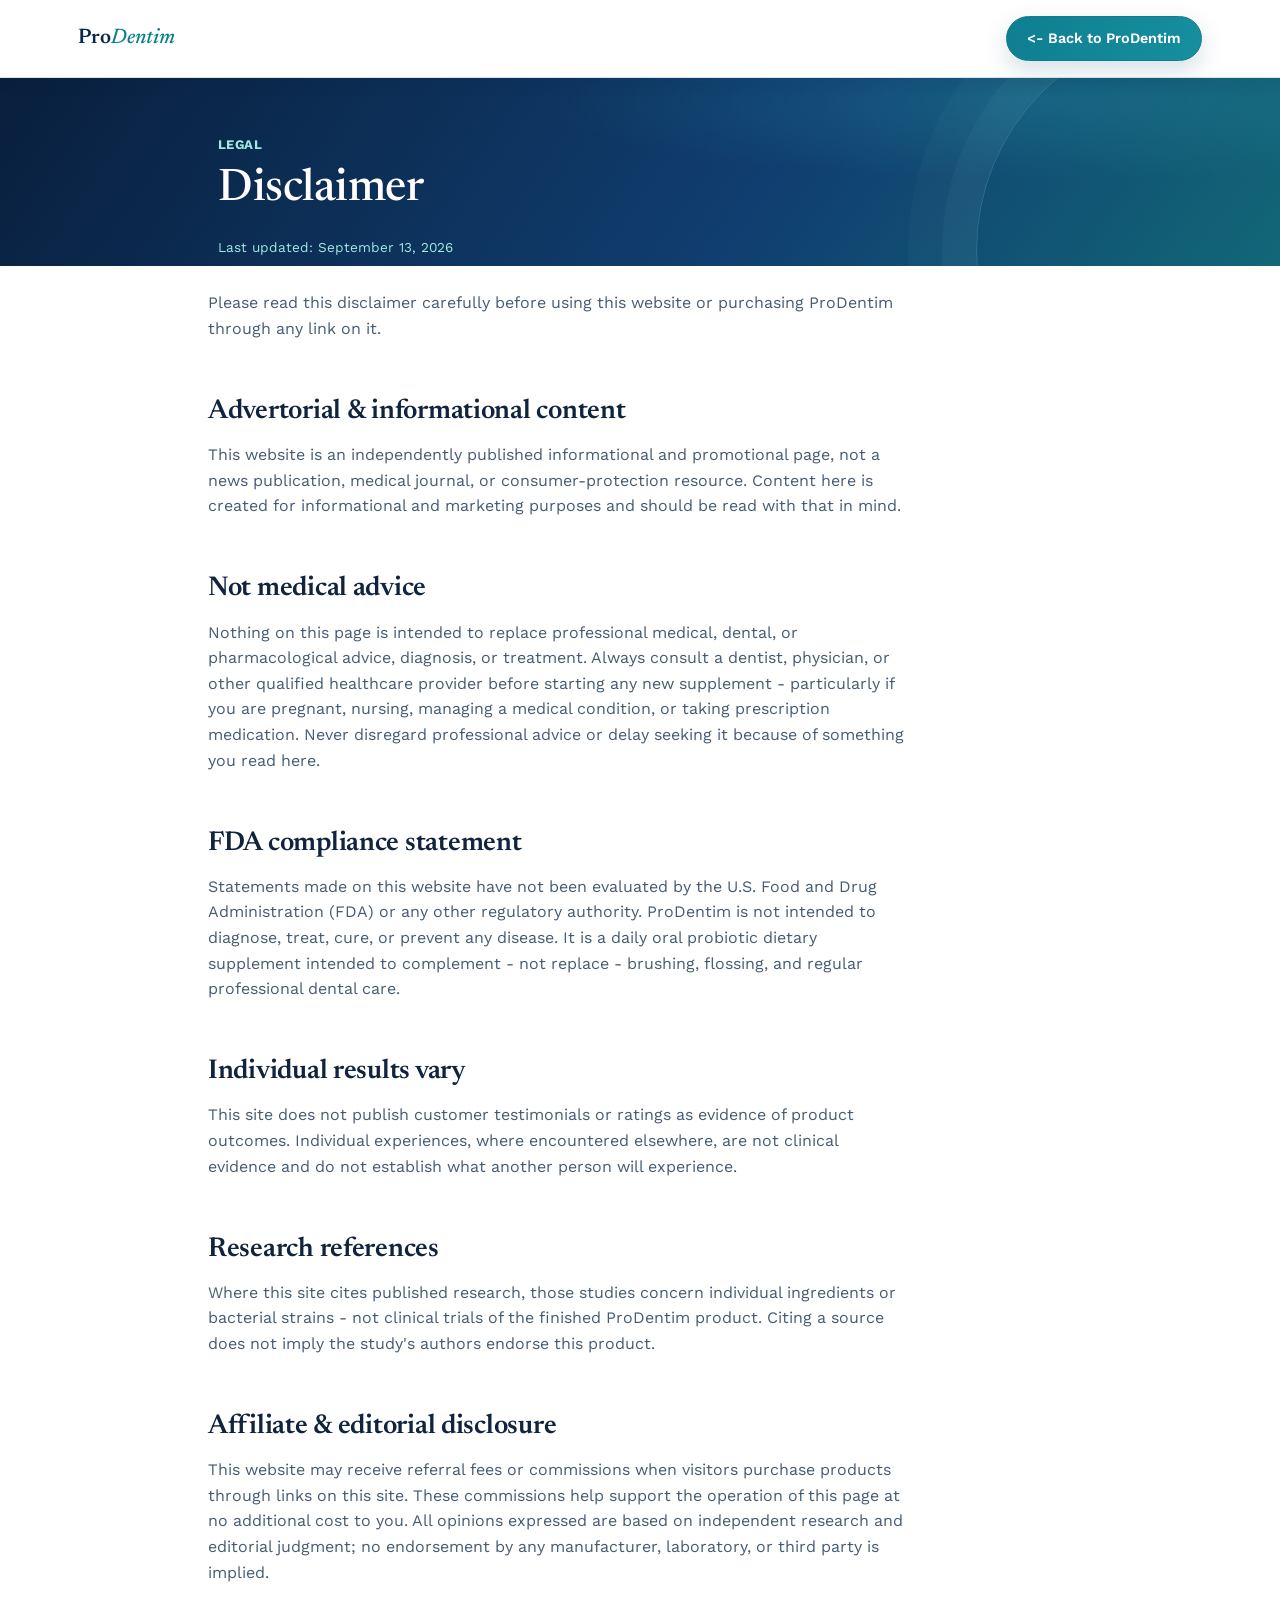
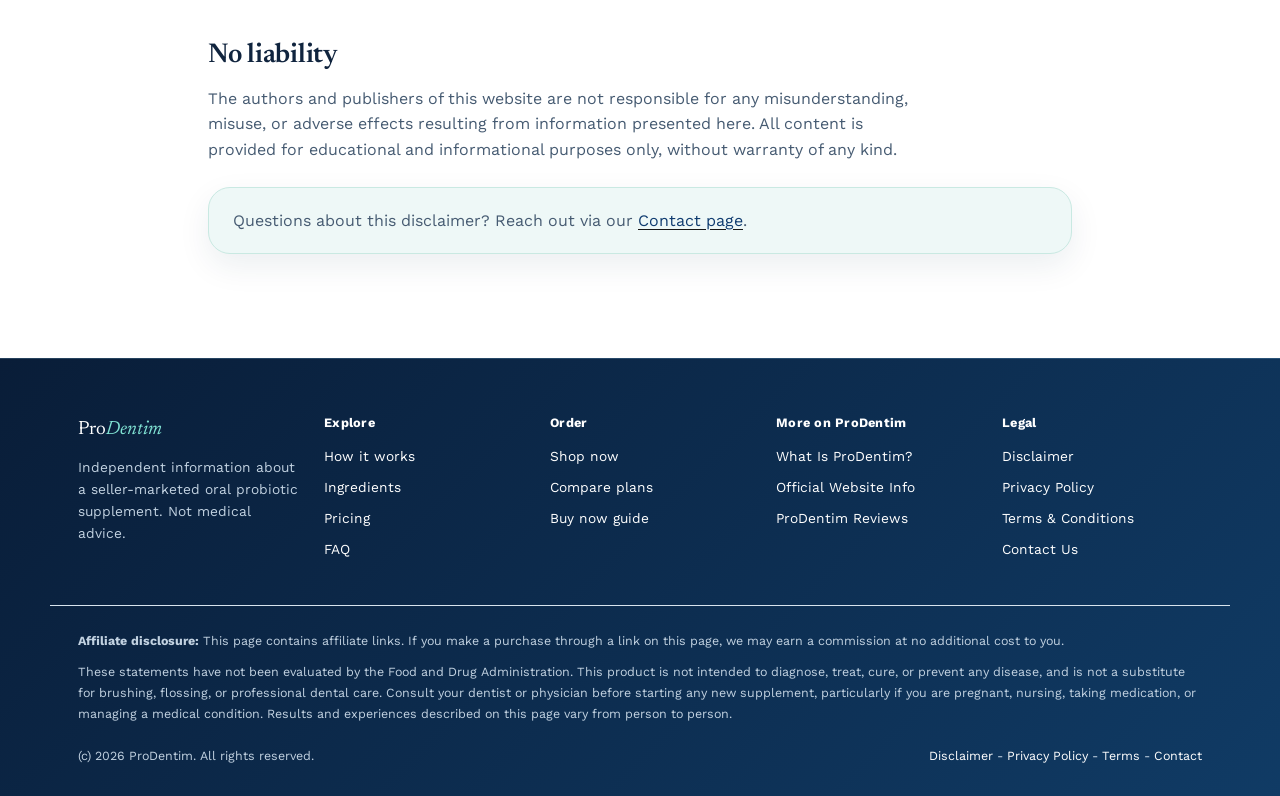
<file: disclaimer.html>
﻿<!DOCTYPE html>
<html lang="en">
<head>
<meta charset="UTF-8">
<meta name="viewport" content="width=device-width, initial-scale=1.0">
<title>Disclaimer | ProDentim</title>
<meta name="description" content="Read this independent ProDentim site's health, research and affiliate disclosures. Content is informational, not medical advice or dental treatment.">
<link rel="canonical" href="https://www.priodentim.com/disclaimer">
<meta name="robots" content="index, follow">
<meta name="author" content="ProDentim Editorial Team">
<meta property="og:type" content="website">
<meta property="og:site_name" content="ProDentim">
<meta property="og:title" content="Disclaimer | ProDentim">
<meta property="og:description" content="Read this independent ProDentim website's health-information, research, affiliate and limitation disclosures. Content is not medical advice or a substitute for dental care.">
<meta property="og:url" content="https://www.priodentim.com/disclaimer">
<meta property="og:image" content="https://www.priodentim.com/assets/images/prodentim-bottle-oral-probiotic-supplement.png">
<meta property="og:locale" content="en_US">
<meta name="twitter:card" content="summary_large_image">
<meta name="twitter:title" content="Disclaimer | ProDentim">
<meta name="twitter:description" content="Read this independent ProDentim website's health-information, research, affiliate and limitation disclosures. Content is not medical advice or a substitute for dental care.">
<meta name="twitter:image" content="https://www.priodentim.com/assets/images/prodentim-bottle-oral-probiotic-supplement.png">
<link rel="icon" href="assets/images/prodentim-bottle-oral-probiotic-supplement.webp" type="image/webp">
<link rel="preconnect" href="https://fonts.googleapis.com">
<link rel="preconnect" href="https://fonts.gstatic.com" crossorigin>
<link href="https://fonts.googleapis.com/css2?family=Newsreader:ital,opsz,wght@0,6..72,400;0,6..72,500;0,6..72,600;1,6..72,500&family=Work+Sans:wght@400;500;600;700&display=swap" rel="stylesheet">
<link rel="stylesheet" href="styles.css">
<style>

  :root{
    --ink:#171717;
    --ink-soft:#4A4A47;
    --ink-faint:#777773;
    --mist:#FAFAF8;
    --mist-deep:#F7F7F5;
    --panel:#ffffff;
    --accent:#171717;
    --accent-deep:#171717;
    --accent-soft:#F7F7F5;
    --accent-soft-2:#F7F7F5;
    --ink-accent:#171717;
    --ink-accent-deep:#171717;
    --neutral-accent:#FFFFFF;
    --neutral-accent-deep:#FFFFFF;
    --line:#E8E8E5;
    --line-soft:#F0F0ED;
    --radius-s:6px;
    --radius-m:14px;
    --font-display:"Newsreader", Georgia, serif;
    --font-body:"Work Sans", -apple-system, BlinkMacSystemFont, "Segoe UI", sans-serif;
  }
  :root{ color-scheme: light; }
  @media (prefers-color-scheme: light){
    :root:not([data-theme="light"]){
      --ink:#171717; --ink-soft:#4A4A47; --ink-faint:#777773;
      --mist:#FFFFFF; --mist-deep:#FAFAF8; --panel:#FFFFFF;
      --accent:#171717; --accent-deep:#171717; --accent-soft:#F7F7F5; --accent-soft-2:#F7F7F5;
      --line:#E8E8E5; --line-soft:#F0F0ED;
    }
  }
  :root[data-theme="light"]{
    --ink:#171717; --ink-soft:#4A4A47; --ink-faint:#777773;
    --mist:#FFFFFF; --mist-deep:#FAFAF8; --panel:#FFFFFF;
    --accent:#171717; --accent-deep:#171717; --accent-soft:#F7F7F5; --accent-soft-2:#F7F7F5;
    --line:#E8E8E5; --line-soft:#F0F0ED;
  }

  *{box-sizing:border-box;}
  html{scroll-behavior:smooth;}
  body{margin:0;background:var(--mist);color:var(--ink);font-family:var(--font-body);font-size:16px;line-height:1.6;-webkit-font-smoothing:antialiased;}
  img{max-width:100%;display:block;}
  a{color:inherit;}
  .wrap{max-width:900px;margin:0 auto;padding:0 28px;}
  section{position:relative;}

  h1,h2,h3,h4{font-family:var(--font-display);font-weight:600;color:var(--ink);margin:0 0 0.5em;letter-spacing:-0.01em;}
  h1{font-size:clamp(2rem,4vw,2.8rem); line-height:1.1; font-weight:500;}
  h2{font-size:clamp(1.4rem,2.4vw,1.7rem); line-height:1.2; font-weight:600; margin-top:2em;}
  h3{font-size:1.1rem; font-weight:700; margin-top:1.6em;}
  p, li{margin:0 0 1em; color:var(--ink-soft); max-width:70ch;}
  ul, ol{padding-left:1.3em;}
  a.link{color:var(--accent-deep); text-decoration:underline; text-decoration-color:var(--accent);}
  a.link:hover{color:var(--ink-accent-deep);}

  .btn{display:inline-flex; align-items:center; gap:8px; font-family:var(--font-body); font-weight:600; font-size:0.95rem; padding:12px 24px; border-radius:999px; border:1px solid transparent; text-decoration:none; cursor:pointer; transition:transform .18s ease, box-shadow .18s ease, background .18s ease;}
  .btn-primary{background:var(--ink-accent-deep); color:#fff; box-shadow:0 14px 26px -12px rgba(0,0,0,0.5);}
  .btn-primary:hover{background:var(--ink-accent); transform:translateY(-1px);}
  .btn-ghost{background:transparent; color:var(--accent-deep); border-color:var(--accent-deep);}
  .btn-ghost:hover{background:var(--accent-soft);}

  header.site{position:sticky; top:0; z-index:50; background:color-mix(in srgb, var(--mist) 88%, transparent); backdrop-filter:blur(10px); border-bottom:1px solid var(--line-soft);}
  .nav-inner{display:flex; align-items:center; justify-content:space-between; padding:16px 28px; max-width:1180px; margin:0 auto;}
  .brand{display:flex; align-items:baseline; gap:8px; text-decoration:none; color:var(--ink);}
  .brand .mark{font-family:var(--font-display); font-size:1.32rem; font-weight:600;}
  .brand .mark em{font-style:italic; color:var(--ink-accent-deep); font-weight:500;}
  .nav-cta .btn{padding:10px 20px; font-size:0.9rem;}

  .legal-hero{padding:56px 0 8px;}
  .legal-hero .kicker{font-size:0.82rem; font-weight:700; letter-spacing:0.03em; color:var(--accent-deep); margin-bottom:10px;}
  .legal-hero .updated{font-size:0.85rem; color:var(--ink-faint); margin-bottom:0;}

  .legal-body{padding:24px 0 80px;}
  .legal-body .callout{background:var(--accent-soft); border:1px solid var(--line); border-radius:var(--radius-m); padding:20px 24px; margin:24px 0;}
  .legal-body .callout p{margin-bottom:0; color:var(--ink);}
  .contact-card{background:var(--panel); border:1px solid var(--line); border-radius:var(--radius-m); padding:26px 28px; margin:20px 0;}
  .contact-card h3{margin-top:0;}
  .contact-row{display:flex; gap:12px; align-items:baseline; margin-bottom:8px; flex-wrap:wrap;}
  .contact-row .label{font-weight:700; font-size:0.86rem; color:var(--ink-faint); min-width:110px;}

  footer{background:var(--ink); color:#4A4A47; padding:56px 0 30px; font-size:0.86rem;}
  footer a{color:#4A4A47; text-decoration:none;}
  footer a:hover{color:#fff;}
  .footer-grid{display:grid; grid-template-columns:1.1fr 1fr 1fr 1fr 1fr; gap:26px; margin-bottom:36px; max-width:1180px; margin-left:auto; margin-right:auto; padding:0 28px;}
  @media (max-width:720px){ .footer-grid{grid-template-columns:1fr; gap:28px;} }
  .footer-grid h2{color:#fff; font-size:0.8rem; letter-spacing:0.02em; margin:0 0 14px; font-family:var(--font-body); font-weight:700;}
  .footer-grid ul{list-style:none; margin:0; padding:0;}
  .footer-grid li{margin-bottom:9px;}
  .footer-brand .mark{font-family:var(--font-display); font-size:1.2rem; color:#fff; margin-bottom:10px; display:block;}
  .disclaimer{border-top:1px solid #E8E8E5; padding-top:24px; color:#777773; font-size:0.78rem; line-height:1.7; max-width:1180px; margin:0 auto; padding-left:28px; padding-right:28px;}
  .disclaimer p{color:#777773; max-width:none; margin-bottom:10px;}
  .foot-bottom{display:flex; justify-content:space-between; flex-wrap:wrap; gap:10px; margin-top:20px; color:#777773; font-size:0.78rem;}

</style>

</head>
<body>

<header class="site">
  <div class="nav-inner">
    <a class="brand" href="index.html"><span class="mark">Pro<em>Dentim</em></span></a>
    <div class="nav-cta">
      <a class="btn btn-ghost" href="index.html"><- Back to ProDentim</a>
    </div>
  </div>
</header>

<section class="legal-hero">
  <div class="wrap">
    <div class="kicker">Legal</div>
    <h1>Disclaimer</h1>
    <p class="updated">Last updated: September 13, 2026</p>
  </div>
</section>
<section class="legal-body">
  <div class="wrap">

<p>Please read this disclaimer carefully before using this website or purchasing ProDentim through any link on it.</p>

<h2>Advertorial &amp; informational content</h2>
<p>This website is an independently published informational and promotional page, not a news publication, medical journal, or consumer-protection resource. Content here is created for informational and marketing purposes and should be read with that in mind.</p>

<h2>Not medical advice</h2>
<p>Nothing on this page is intended to replace professional medical, dental, or pharmacological advice, diagnosis, or treatment. Always consult a dentist, physician, or other qualified healthcare provider before starting any new supplement  -  particularly if you are pregnant, nursing, managing a medical condition, or taking prescription medication. Never disregard professional advice or delay seeking it because of something you read here.</p>

<h2>FDA compliance statement</h2>
<p>Statements made on this website have not been evaluated by the U.S. Food and Drug Administration (FDA) or any other regulatory authority. ProDentim is not intended to diagnose, treat, cure, or prevent any disease. It is a daily oral probiotic dietary supplement intended to complement  -  not replace  -  brushing, flossing, and regular professional dental care.</p>

<h2>Individual results vary</h2>
<p>This site does not publish customer testimonials or ratings as evidence of product outcomes. Individual experiences, where encountered elsewhere, are not clinical evidence and do not establish what another person will experience.</p>

<h2>Research references</h2>
<p>Where this site cites published research, those studies concern individual ingredients or bacterial strains  -  not clinical trials of the finished ProDentim product. Citing a source does not imply the study's authors endorse this product.</p>

<h2>Affiliate &amp; editorial disclosure</h2>
<p>This website may receive referral fees or commissions when visitors purchase products through links on this site. These commissions help support the operation of this page at no additional cost to you. All opinions expressed are based on independent research and editorial judgment; no endorsement by any manufacturer, laboratory, or third party is implied.</p>

<h2>No liability</h2>
<p>The authors and publishers of this website are not responsible for any misunderstanding, misuse, or adverse effects resulting from information presented here. All content is provided for educational and informational purposes only, without warranty of any kind.</p>

<div class="callout">
  <p>Questions about this disclaimer? Reach out via our <a class="link" href="contact.html">Contact page</a>.</p>
</div>

  </div>
</section>

<footer>
  <div class="footer-grid">
    <div class="footer-brand">
      <span class="mark">Pro<em style="font-style:italic;color:var(--accent);">Dentim</em></span>
      <p style="color:#777773; max-width:34ch;">Independent information about a seller-marketed oral probiotic supplement. Not medical advice.</p>
    </div>
    <div>
      <h2>Explore</h2>
      <ul>
        <li><a href="index.html#how-it-works">How it works</a></li>
        <li><a href="index.html#ingredients">Ingredients</a></li>
        <li><a href="index.html#pricing">Pricing</a></li>
        <li><a href="index.html#faq">FAQ</a></li>
      </ul>
    </div>
    <div>
      <h2>Order</h2>
      <ul>
        <li><a href="https://ab6abfpmm72zln0lygn7vlwf3i.hop.clickbank.net/" target="_blank" rel="nofollow sponsored noopener">Shop now</a></li>
        <li><a href="index.html#pricing">Compare plans</a></li>
        <li><a href="buy-now.html">Buy now guide</a></li>
      </ul>
    </div>
    <div>
      <h2>More on ProDentim</h2>
      <ul>
        <li><a href="prodentim.html">What Is ProDentim?</a></li>
        <li><a href="official-website.html">Official Website Info</a></li>
        <li><a href="reviews.html">ProDentim Reviews</a></li>
      </ul>
    </div>
    <div>
      <h2>Legal</h2>
      <ul>
        <li><a href="disclaimer.html">Disclaimer</a></li>
        <li><a href="privacy-policy.html">Privacy Policy</a></li>
        <li><a href="terms-conditions.html">Terms &amp; Conditions</a></li>
        <li><a href="contact.html">Contact Us</a></li>
      </ul>
    </div>
  </div>
  <div class="disclaimer">
    <p><strong>Affiliate disclosure:</strong> This page contains affiliate links. If you make a purchase through a link on this page, we may earn a commission at no additional cost to you.</p>
    <p>These statements have not been evaluated by the Food and Drug Administration. This product is not intended to diagnose, treat, cure, or prevent any disease, and is not a substitute for brushing, flossing, or professional dental care. Consult your dentist or physician before starting any new supplement, particularly if you are pregnant, nursing, taking medication, or managing a medical condition. Results and experiences described on this page vary from person to person.</p>
    <div class="foot-bottom">
      <span>(c) 2026 ProDentim. All rights reserved.</span>
      <span><a href="disclaimer.html">Disclaimer</a>  -  <a href="privacy-policy.html">Privacy Policy</a>  -  <a href="terms-conditions.html">Terms</a>  -  <a href="contact.html">Contact</a></span>
    </div>
  </div>
</footer>

<script src="site.js" defer></script>
</body>
</html>
</file>
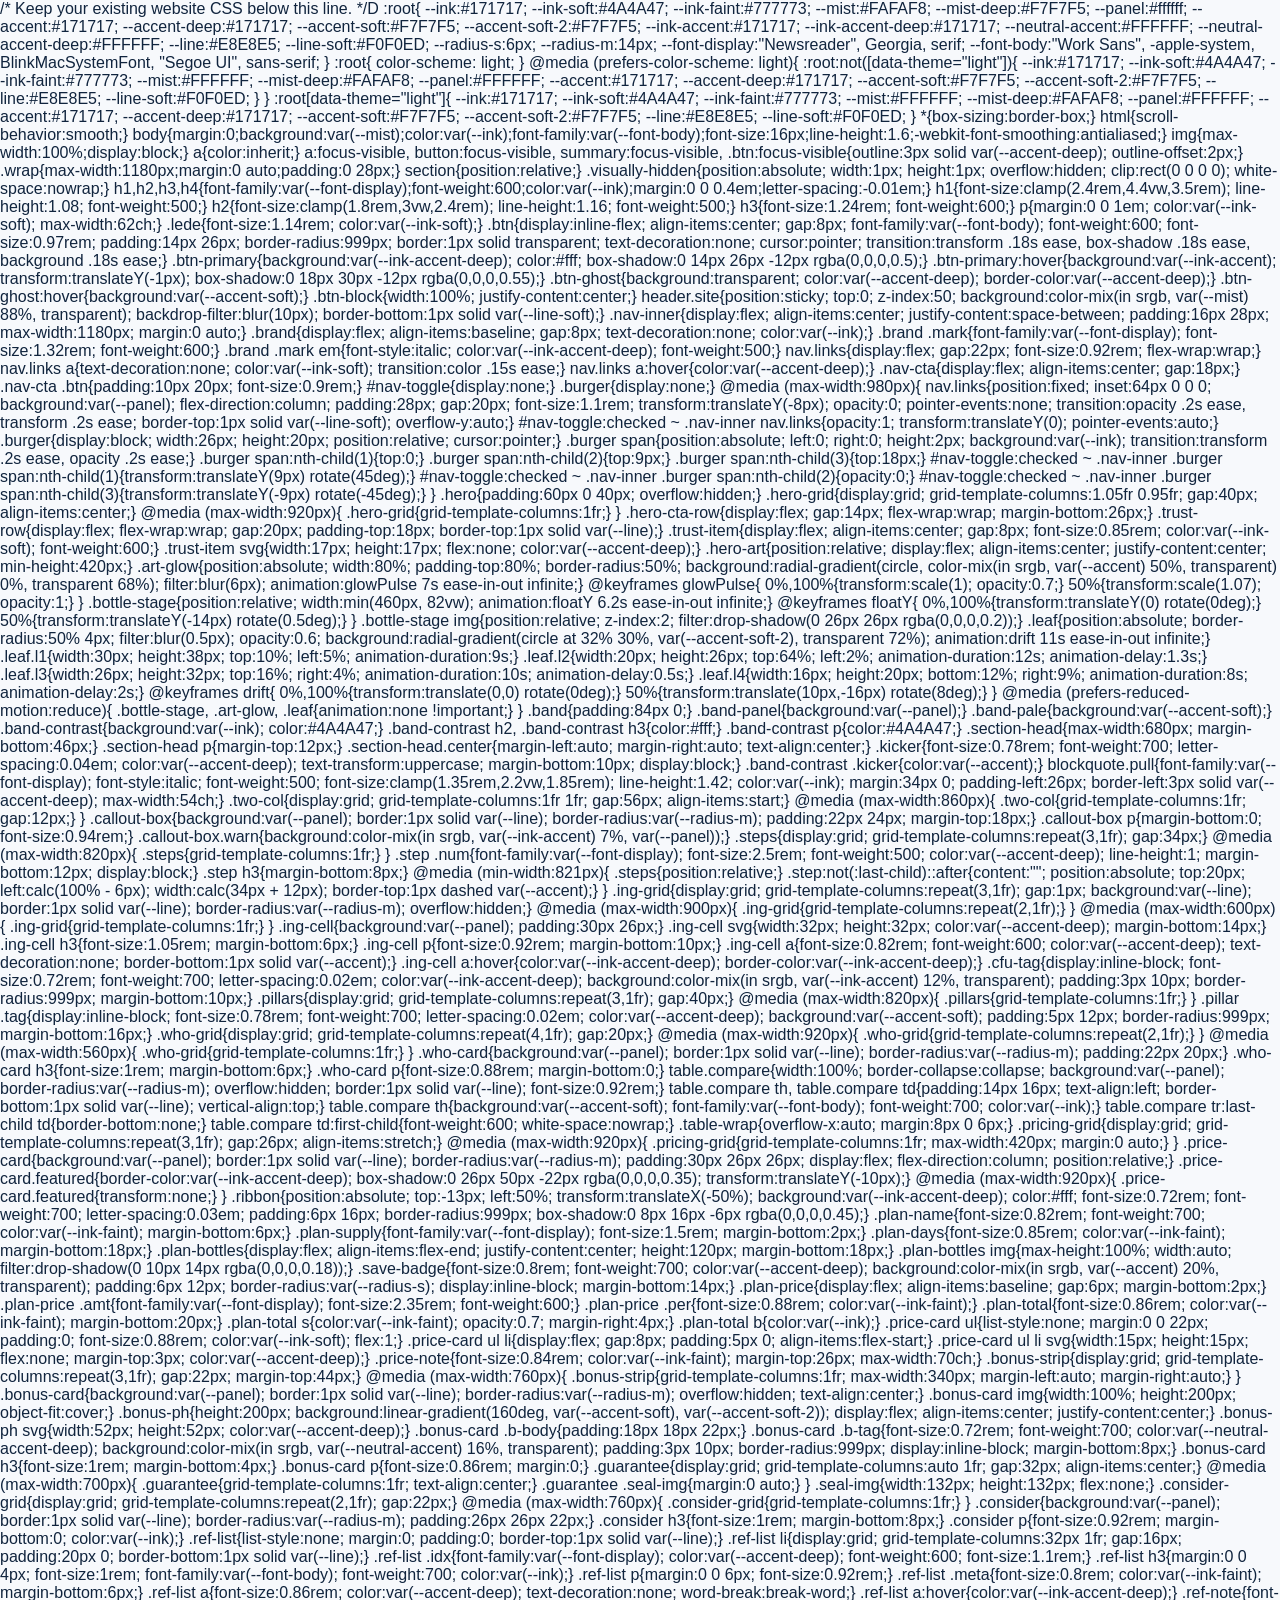
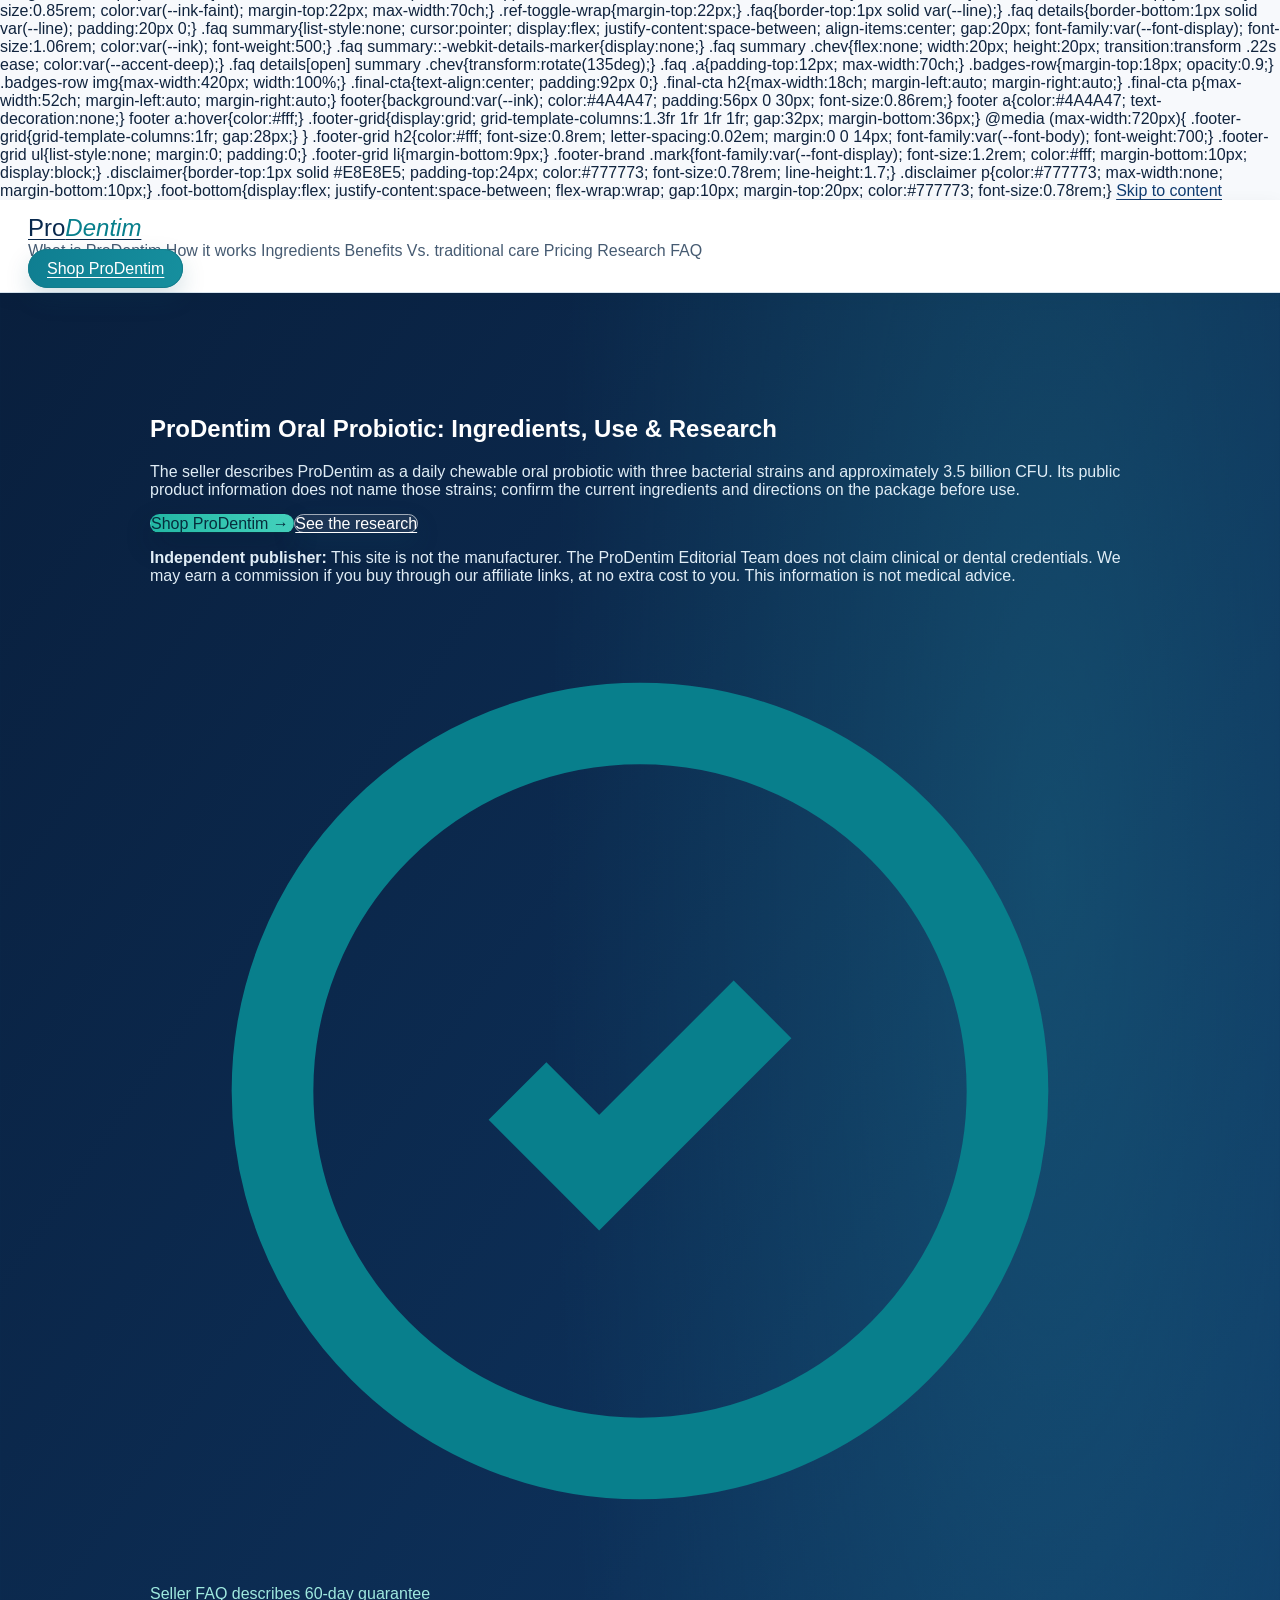
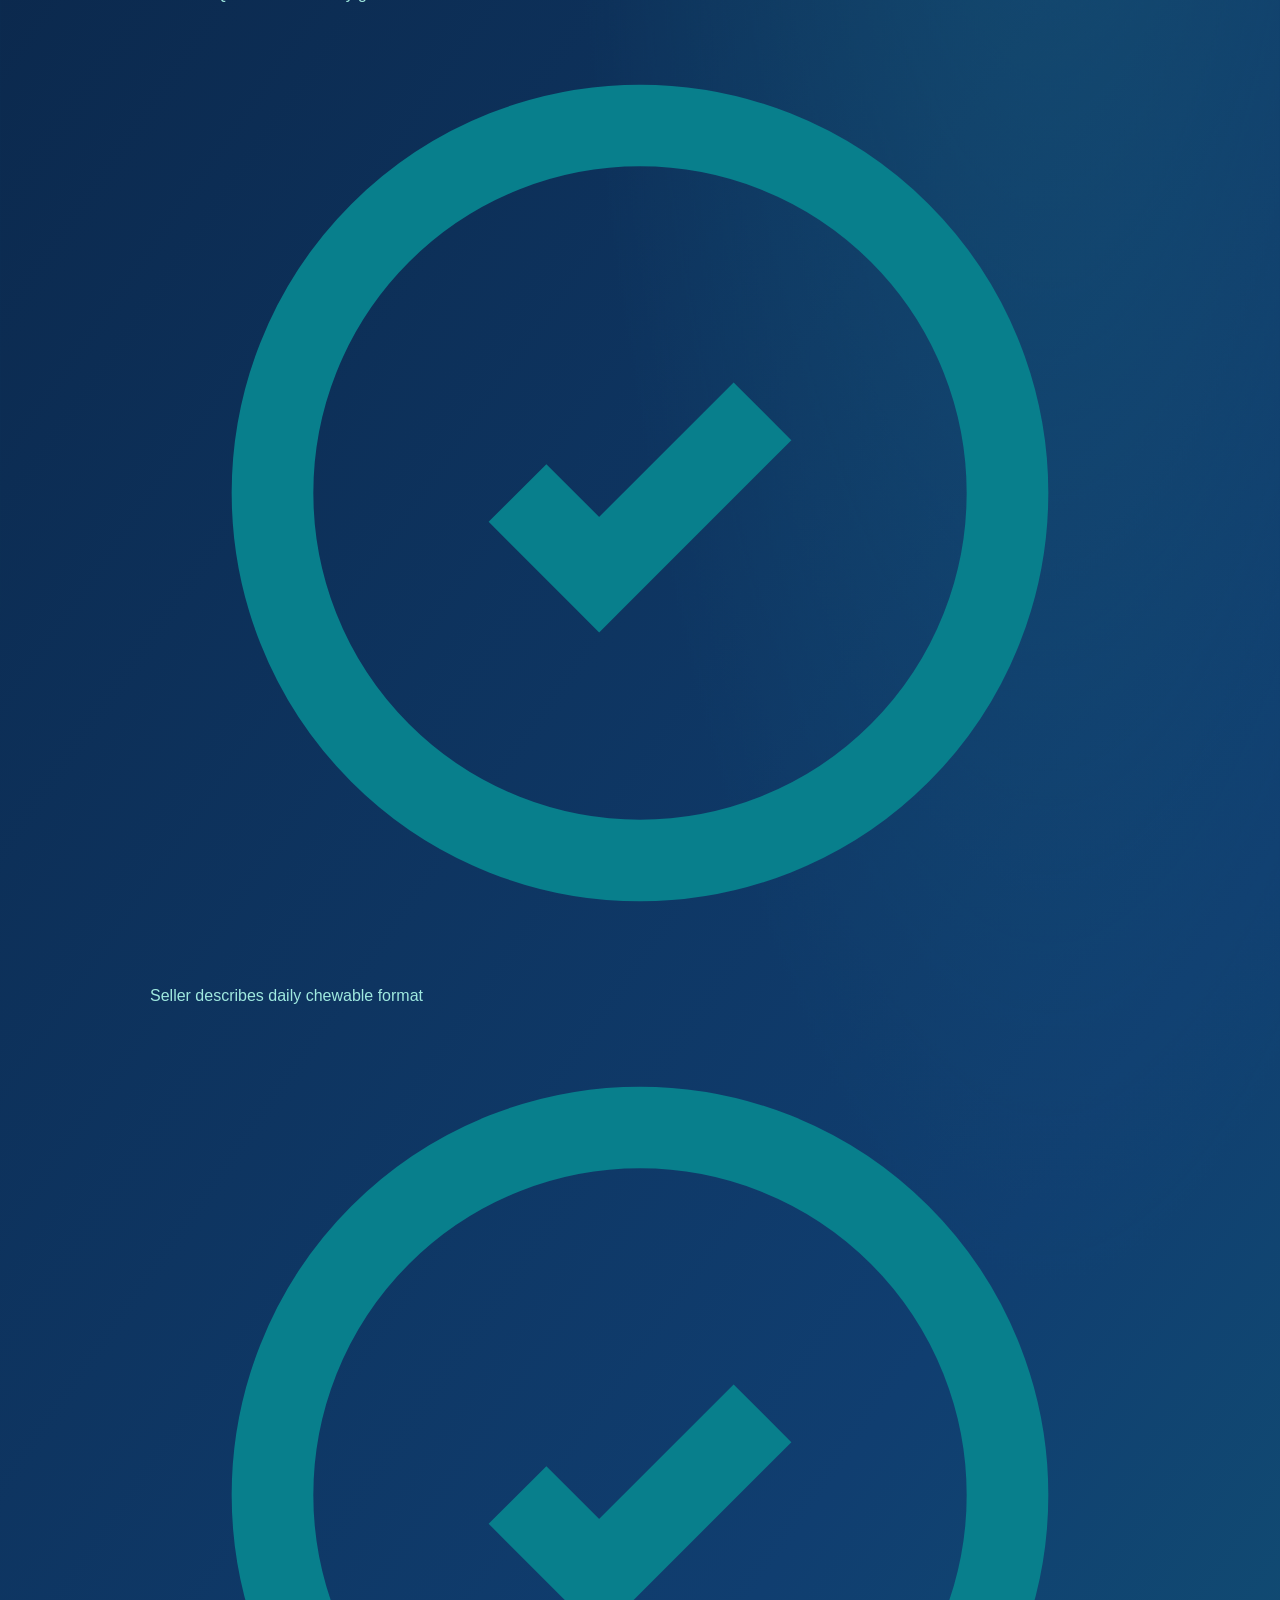
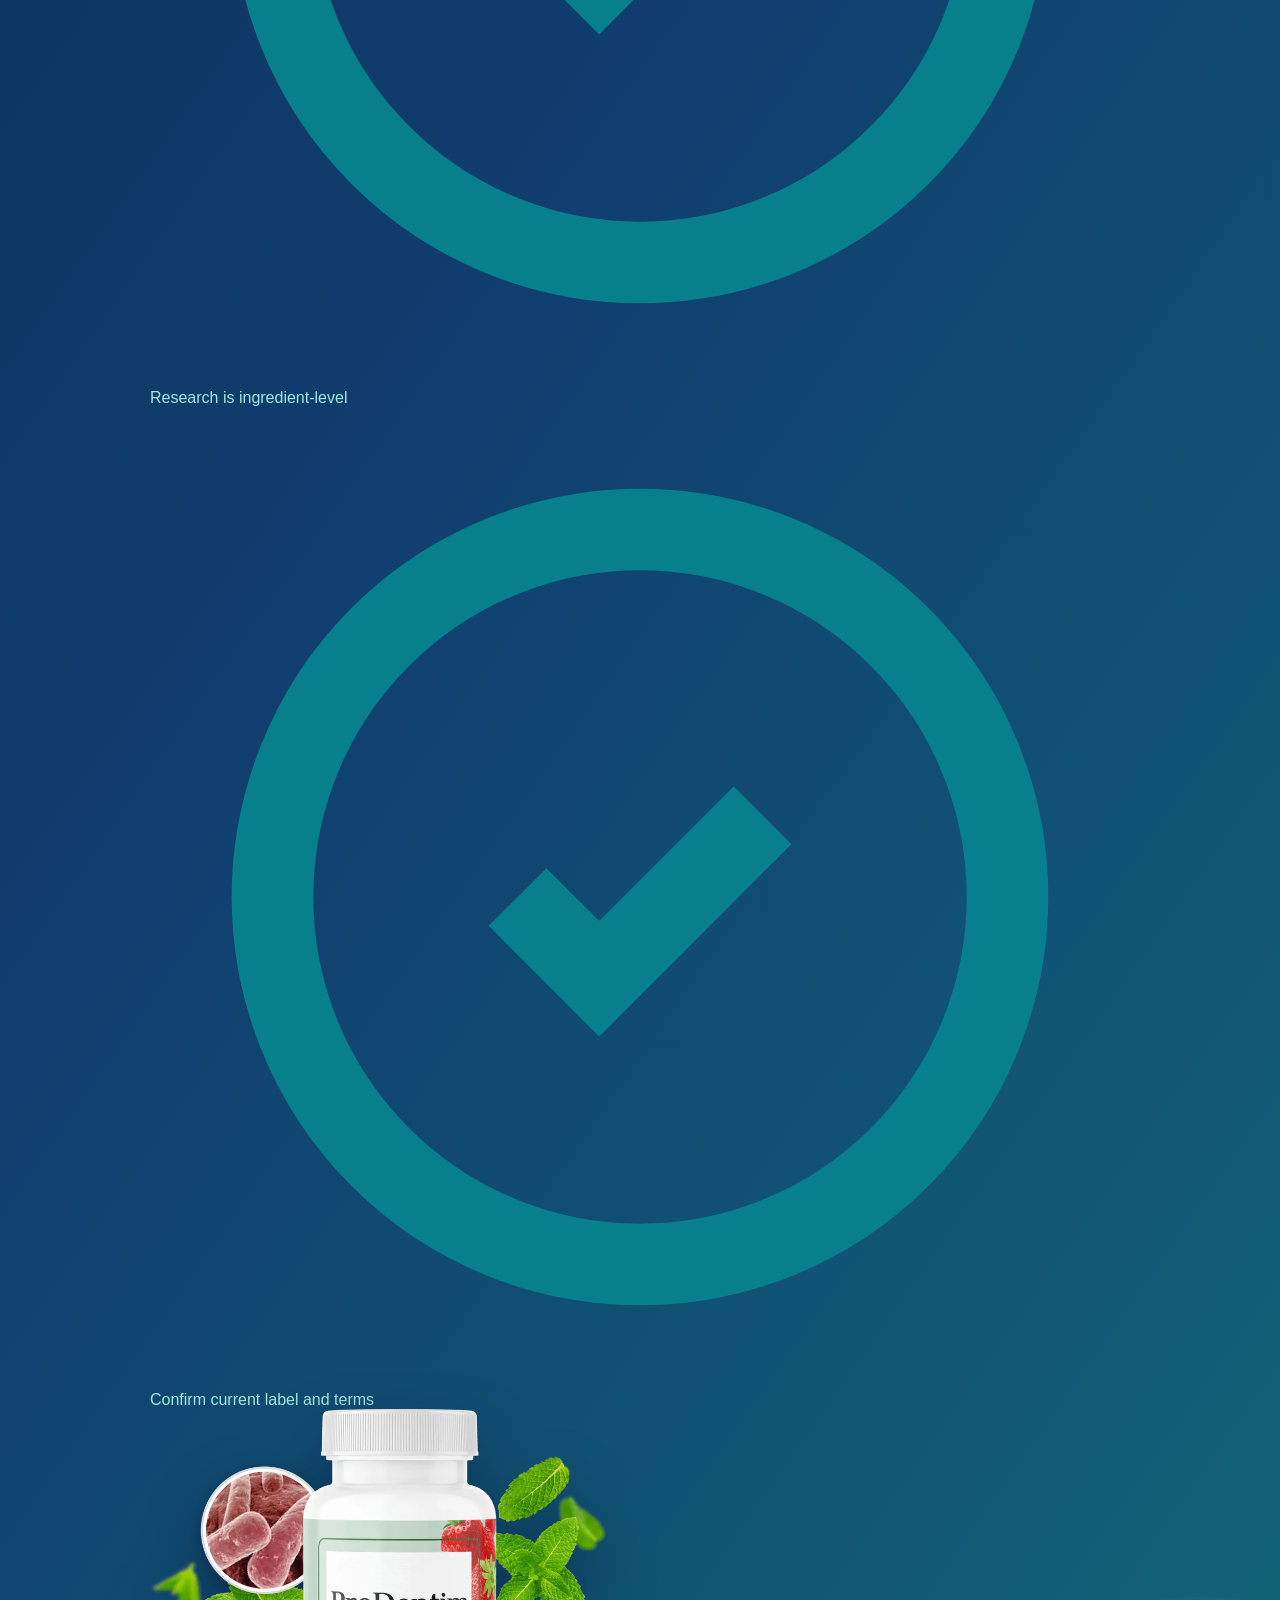
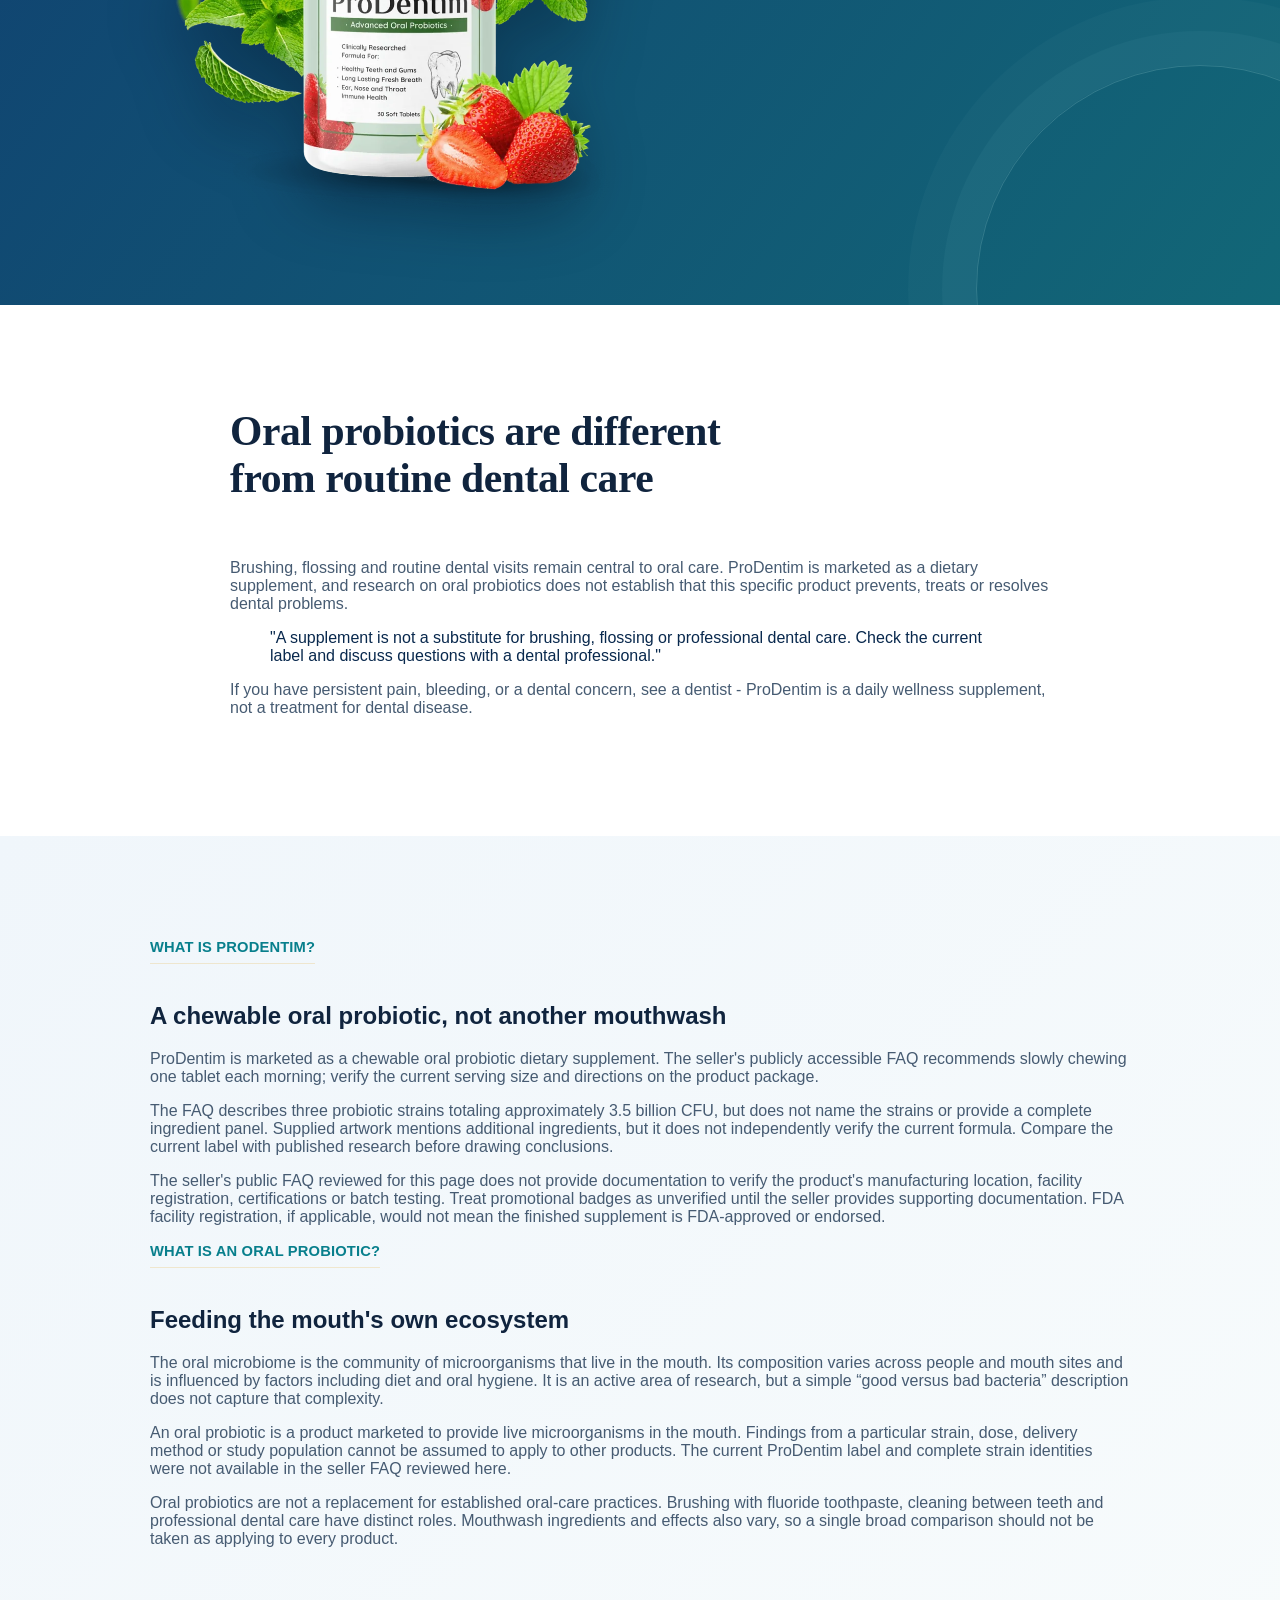
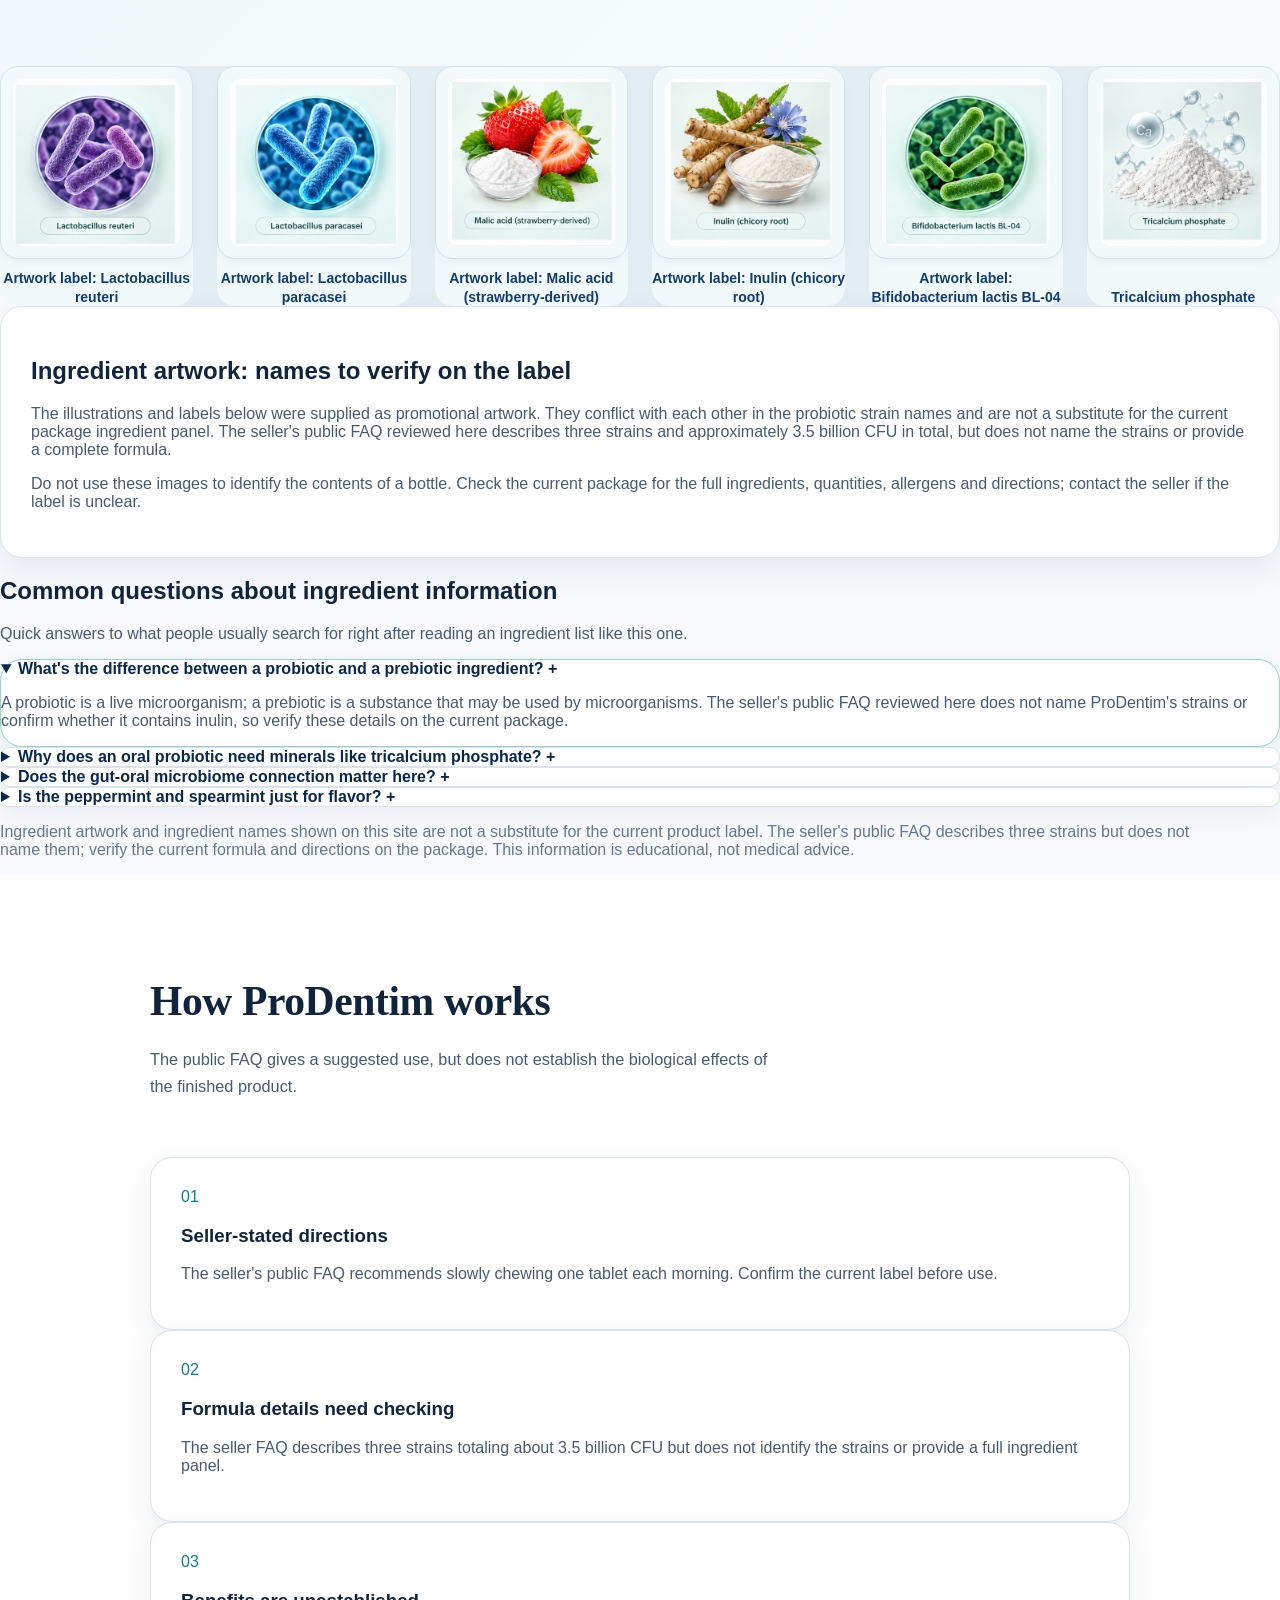
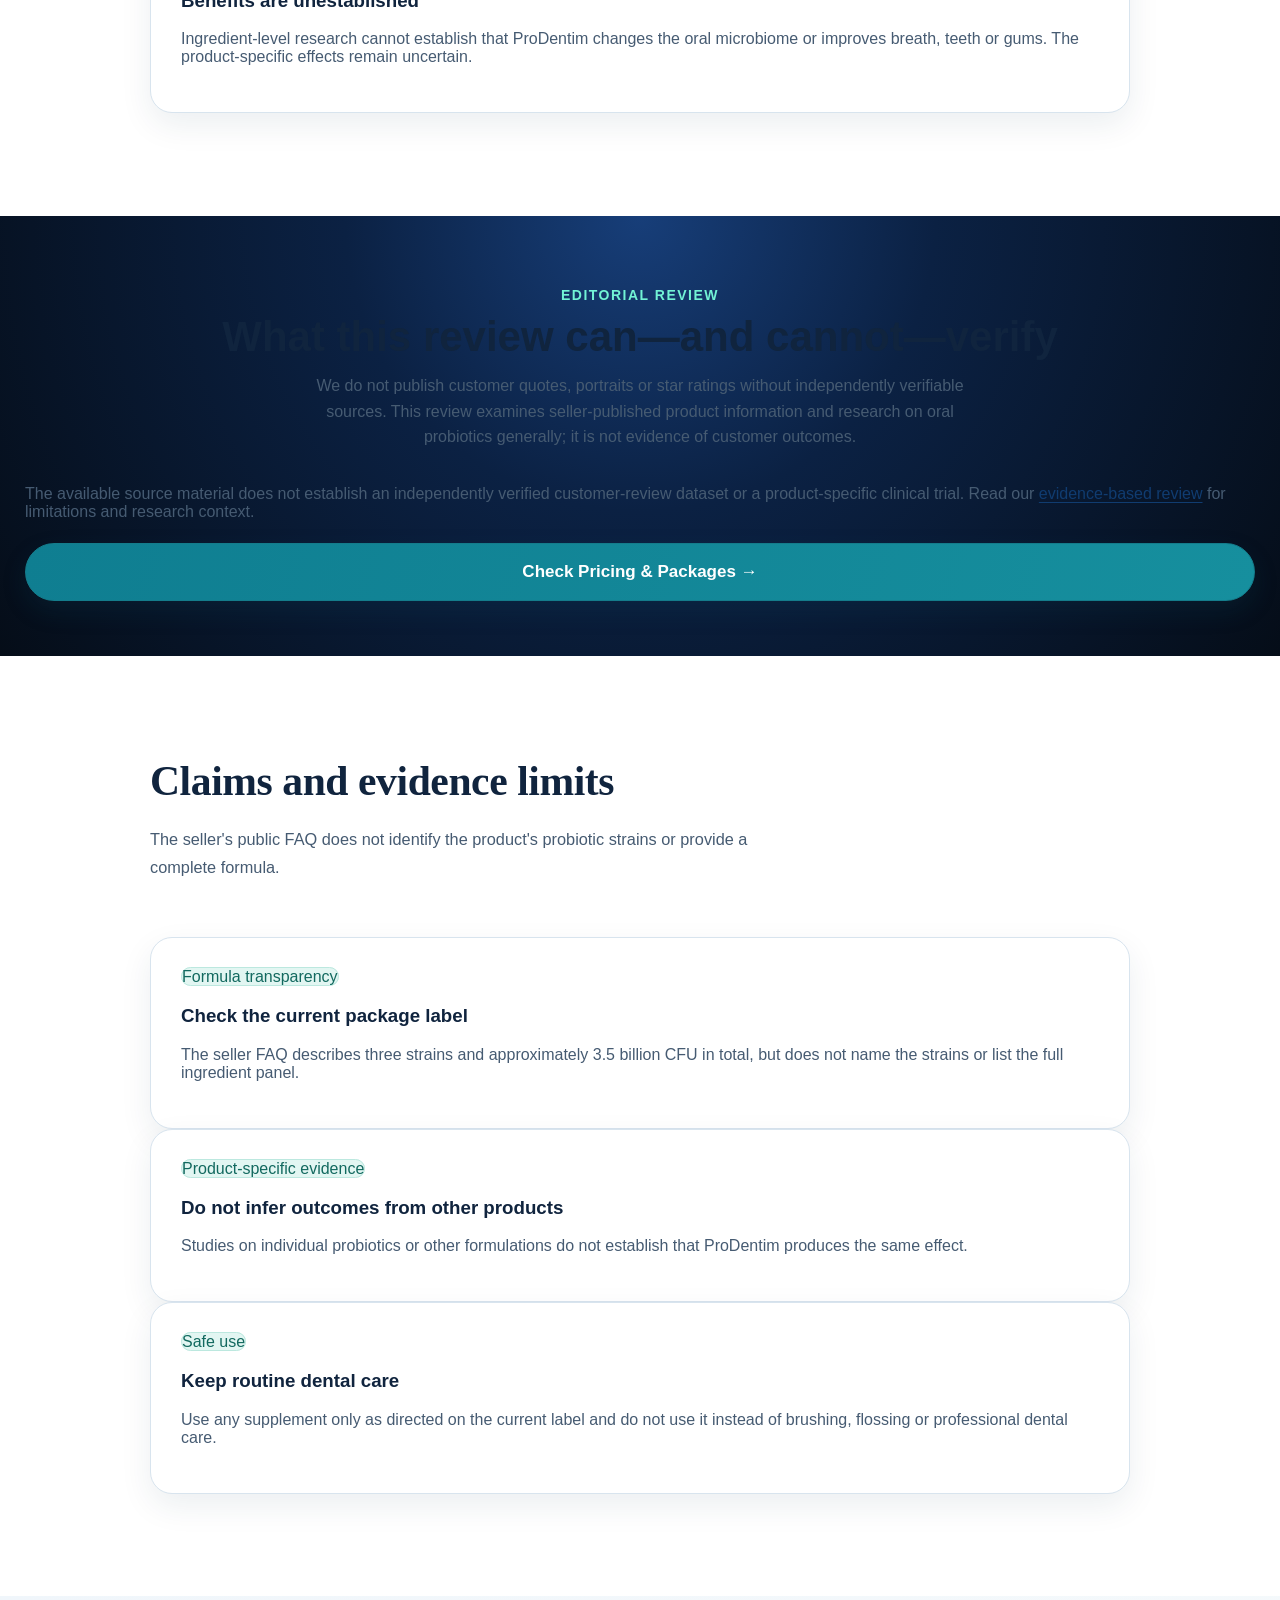
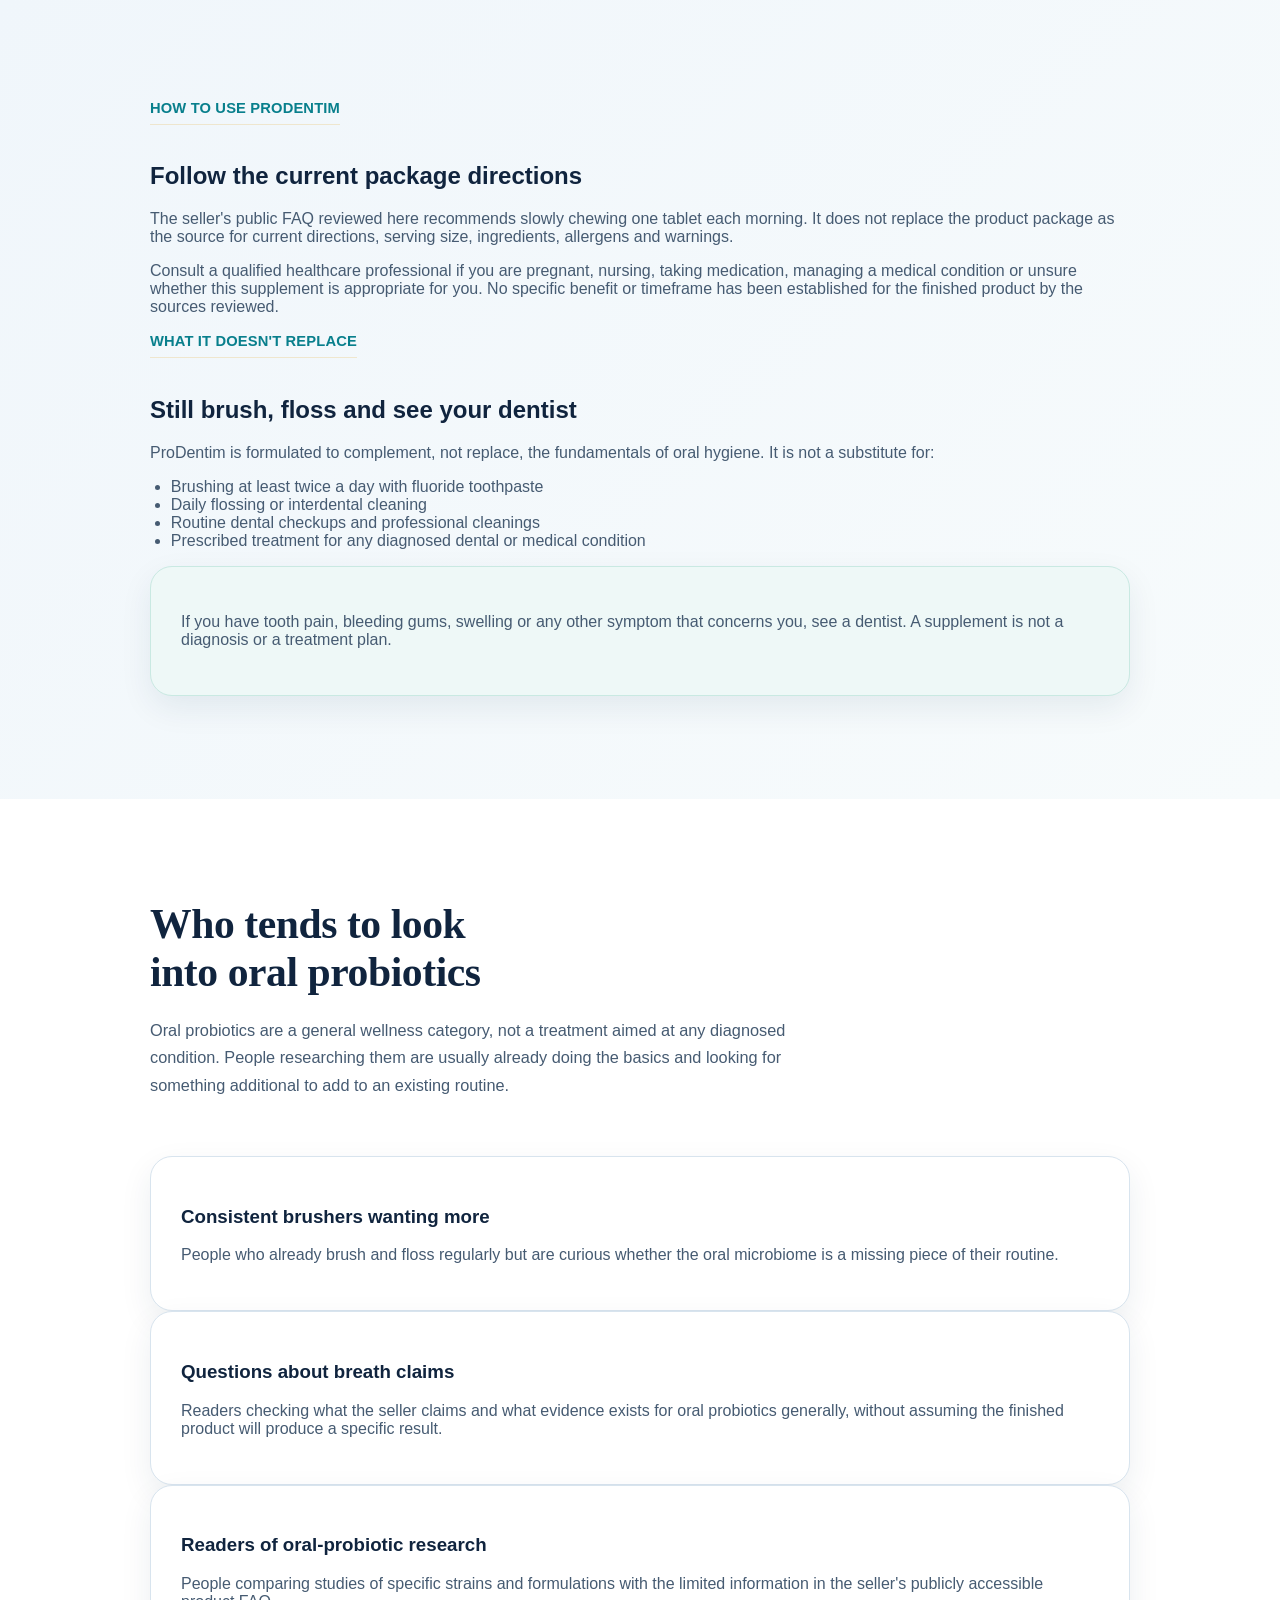
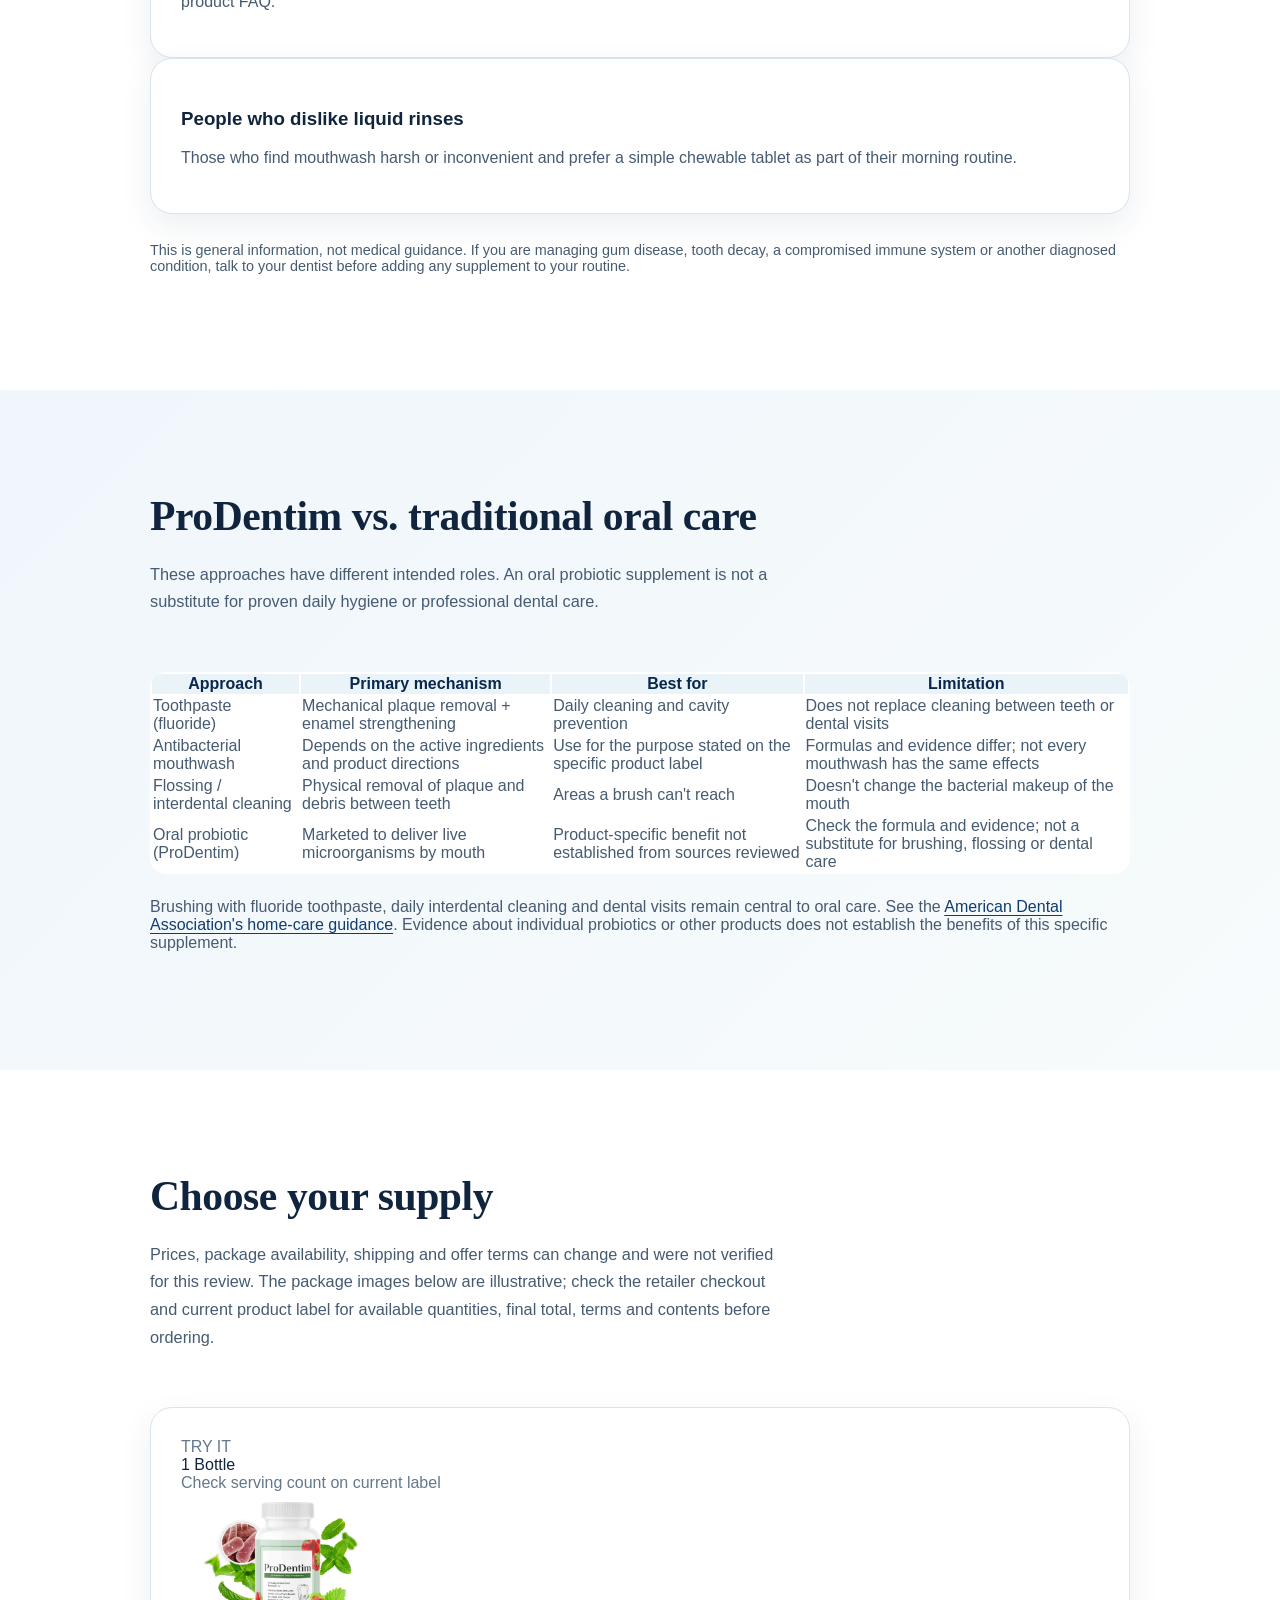
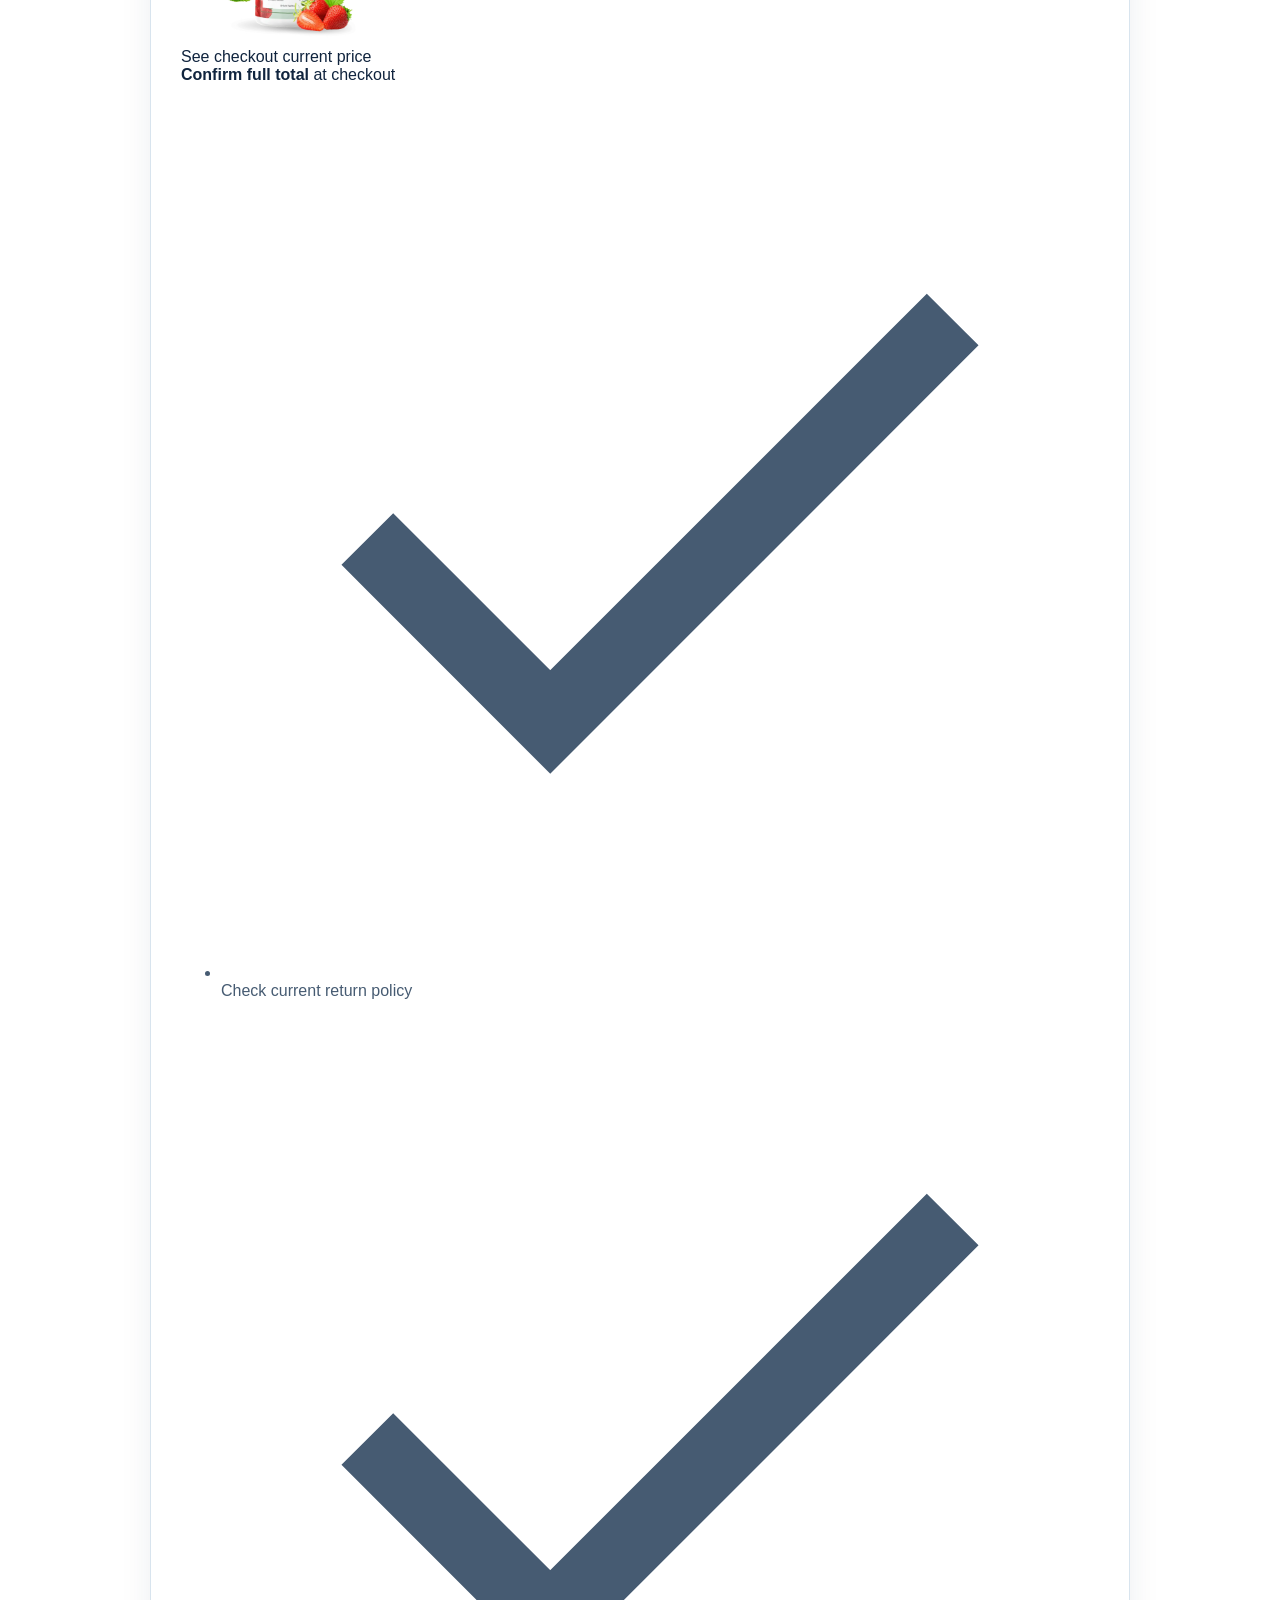
<file: index (3).html>
<!DOCTYPE html>
<html lang="en">
<head>
<meta charset="UTF-8">
<meta name="viewport" content="width=device-width, initial-scale=1.0">
<title>ProDentim Oral Probiotic: Ingredients, Research &amp; Guide</title>
<meta name="description" content="Independent ProDentim guide to ingredients, daily use, oral-probiotic research and offer checks, with seller claims and evidence limits identified.">
<link rel="canonical" href="https://www.priodentim.com/">
<meta name="google-site-verification" content="MKOpwe9RItCEMom5cq0wMQsK4HQHjW2_9xatuH2NDZU" />
<meta name="robots" content="index, follow">
<meta name="author" content="ProDentim Editorial Team">
<meta property="og:type" content="website">
<meta property="og:site_name" content="ProDentim">
<meta property="og:title" content="ProDentim Oral Probiotic: Ingredients, Research &amp; Guide">
<meta property="og:description" content="Independent ProDentim guide to ingredients, daily use, oral-probiotic research and offer checks, with seller claims and evidence limits identified.">
<meta property="og:url" content="https://www.priodentim.com/">
<meta property="og:image" content="https://www.priodentim.com/assets/images/prodentim-bottle-oral-probiotic-supplement.png">
<meta property="og:locale" content="en_US">
<meta name="twitter:card" content="summary_large_image">
<meta name="twitter:title" content="ProDentim Oral Probiotic: Ingredients, Research &amp; Guide">
<meta name="twitter:description" content="Independent ProDentim guide to ingredients, daily use, oral-probiotic research and offer checks, with seller claims and evidence limits identified.">
<meta name="twitter:image" content="https://www.priodentim.com/assets/images/prodentim-bottle-oral-probiotic-supplement.png">
<link rel="icon" href="assets/images/prodentim-bottle-oral-probiotic-supplement.webp" type="image/webp">
<link rel="preconnect" href="https://fonts.googleapis.com">
<link rel="preconnect" href="https://fonts.gstatic.com" crossorigin>
<link href="https://fonts.googleapis.com/css2?family=Newsreader:ital,opsz,wght@0,6..72,400;0,6..72,500;0,6..72,600;1,6..72,500&family=Work+Sans:wght@400;500;600;700&display=swap" rel="stylesheet">
<link rel="stylesheet" href="styles.css">
  <!-- Google tag (gtag.js) -->
<script async src="https://www.googletagmanager.com/gtag/js?id=G-E4HN73GQD0"></script>
<script>
  window.dataLayer = window.dataLayer || [];
  function gtag(){dataLayer.push(arguments);}
  gtag('js', new Date());

  gtag('config', 'G-E4HN73GQD0');
</script>
<!-- ProDentim SEO Structured Data -->
<script type="application/ld+json">
{
  "@context": "https://schema.org",
  "@graph": [
    {
      "@type": "WebSite",
      "@id": "https://www.priodentim.com/#website",
      "url": "https://www.priodentim.com/",
      "name": "ProDentim Information",
      "description": "Independent information about ProDentim, including ingredients, research, pricing, frequently asked questions, and oral-care considerations.",
      "inLanguage": "en-US",
      "publisher": {
        "@id": "https://www.priodentim.com/#organization"
      }
    },
    {
      "@type": "WebPage",
      "@id": "https://www.priodentim.com/#webpage",
      "url": "https://www.priodentim.com/",
      "name": "ProDentim Oral Probiotic: Ingredients, Research & Guide",
      "description": "Explore ProDentim ingredients, available research, product information, pricing, frequently asked questions, and important considerations.",
      "isPartOf": {
        "@id": "https://www.priodentim.com/#website"
      },
      "publisher": {
        "@id": "https://www.priodentim.com/#organization"
      },
      "inLanguage": "en-US"
    },
    {
      "@type": "Organization",
      "@id": "https://www.priodentim.com/#organization",
      "name": "ProDentim Editorial Team",
      "url": "https://www.priodentim.com/",
      "description": "Independent informational publisher. Not the product manufacturer or a healthcare provider."
    }
  ]
}
</script>
/* Keep your existing website CSS below this line. */D
  :root{ --ink:#171717; --ink-soft:#4A4A47; --ink-faint:#777773; --mist:#FAFAF8; --mist-deep:#F7F7F5; --panel:#ffffff; --accent:#171717; --accent-deep:#171717; --accent-soft:#F7F7F5; --accent-soft-2:#F7F7F5; --ink-accent:#171717; --ink-accent-deep:#171717; --neutral-accent:#FFFFFF; --neutral-accent-deep:#FFFFFF; --line:#E8E8E5; --line-soft:#F0F0ED; --radius-s:6px; --radius-m:14px; --font-display:"Newsreader", Georgia, serif; --font-body:"Work Sans", -apple-system, BlinkMacSystemFont, "Segoe UI", sans-serif; } :root{ color-scheme: light; } @media (prefers-color-scheme: light){ :root:not([data-theme="light"]){ --ink:#171717; --ink-soft:#4A4A47; --ink-faint:#777773; --mist:#FFFFFF; --mist-deep:#FAFAF8; --panel:#FFFFFF; --accent:#171717; --accent-deep:#171717; --accent-soft:#F7F7F5; --accent-soft-2:#F7F7F5; --line:#E8E8E5; --line-soft:#F0F0ED; } } :root[data-theme="light"]{ --ink:#171717; --ink-soft:#4A4A47; --ink-faint:#777773; --mist:#FFFFFF; --mist-deep:#FAFAF8; --panel:#FFFFFF; --accent:#171717; --accent-deep:#171717; --accent-soft:#F7F7F5; --accent-soft-2:#F7F7F5; --line:#E8E8E5; --line-soft:#F0F0ED; } *{box-sizing:border-box;} html{scroll-behavior:smooth;} body{margin:0;background:var(--mist);color:var(--ink);font-family:var(--font-body);font-size:16px;line-height:1.6;-webkit-font-smoothing:antialiased;} img{max-width:100%;display:block;} a{color:inherit;} a:focus-visible, button:focus-visible, summary:focus-visible, .btn:focus-visible{outline:3px solid var(--accent-deep); outline-offset:2px;} .wrap{max-width:1180px;margin:0 auto;padding:0 28px;} section{position:relative;} .visually-hidden{position:absolute; width:1px; height:1px; overflow:hidden; clip:rect(0 0 0 0); white-space:nowrap;} h1,h2,h3,h4{font-family:var(--font-display);font-weight:600;color:var(--ink);margin:0 0 0.4em;letter-spacing:-0.01em;} h1{font-size:clamp(2.4rem,4.4vw,3.5rem); line-height:1.08; font-weight:500;} h2{font-size:clamp(1.8rem,3vw,2.4rem); line-height:1.16; font-weight:500;} h3{font-size:1.24rem; font-weight:600;} p{margin:0 0 1em; color:var(--ink-soft); max-width:62ch;} .lede{font-size:1.14rem; color:var(--ink-soft);} .btn{display:inline-flex; align-items:center; gap:8px; font-family:var(--font-body); font-weight:600; font-size:0.97rem; padding:14px 26px; border-radius:999px; border:1px solid transparent; text-decoration:none; cursor:pointer; transition:transform .18s ease, box-shadow .18s ease, background .18s ease;} .btn-primary{background:var(--ink-accent-deep); color:#fff; box-shadow:0 14px 26px -12px rgba(0,0,0,0.5);} .btn-primary:hover{background:var(--ink-accent); transform:translateY(-1px); box-shadow:0 18px 30px -12px rgba(0,0,0,0.55);} .btn-ghost{background:transparent; color:var(--accent-deep); border-color:var(--accent-deep);} .btn-ghost:hover{background:var(--accent-soft);} .btn-block{width:100%; justify-content:center;} header.site{position:sticky; top:0; z-index:50; background:color-mix(in srgb, var(--mist) 88%, transparent); backdrop-filter:blur(10px); border-bottom:1px solid var(--line-soft);} .nav-inner{display:flex; align-items:center; justify-content:space-between; padding:16px 28px; max-width:1180px; margin:0 auto;} .brand{display:flex; align-items:baseline; gap:8px; text-decoration:none; color:var(--ink);} .brand .mark{font-family:var(--font-display); font-size:1.32rem; font-weight:600;} .brand .mark em{font-style:italic; color:var(--ink-accent-deep); font-weight:500;} nav.links{display:flex; gap:22px; font-size:0.92rem; flex-wrap:wrap;} nav.links a{text-decoration:none; color:var(--ink-soft); transition:color .15s ease;} nav.links a:hover{color:var(--accent-deep);} .nav-cta{display:flex; align-items:center; gap:18px;} .nav-cta .btn{padding:10px 20px; font-size:0.9rem;} #nav-toggle{display:none;} .burger{display:none;} @media (max-width:980px){ nav.links{position:fixed; inset:64px 0 0 0; background:var(--panel); flex-direction:column; padding:28px; gap:20px; font-size:1.1rem; transform:translateY(-8px); opacity:0; pointer-events:none; transition:opacity .2s ease, transform .2s ease; border-top:1px solid var(--line-soft); overflow-y:auto;} #nav-toggle:checked ~ .nav-inner nav.links{opacity:1; transform:translateY(0); pointer-events:auto;} .burger{display:block; width:26px; height:20px; position:relative; cursor:pointer;} .burger span{position:absolute; left:0; right:0; height:2px; background:var(--ink); transition:transform .2s ease, opacity .2s ease;} .burger span:nth-child(1){top:0;} .burger span:nth-child(2){top:9px;} .burger span:nth-child(3){top:18px;} #nav-toggle:checked ~ .nav-inner .burger span:nth-child(1){transform:translateY(9px) rotate(45deg);} #nav-toggle:checked ~ .nav-inner .burger span:nth-child(2){opacity:0;} #nav-toggle:checked ~ .nav-inner .burger span:nth-child(3){transform:translateY(-9px) rotate(-45deg);} } .hero{padding:60px 0 40px; overflow:hidden;} .hero-grid{display:grid; grid-template-columns:1.05fr 0.95fr; gap:40px; align-items:center;} @media (max-width:920px){ .hero-grid{grid-template-columns:1fr;} } .hero-cta-row{display:flex; gap:14px; flex-wrap:wrap; margin-bottom:26px;} .trust-row{display:flex; flex-wrap:wrap; gap:20px; padding-top:18px; border-top:1px solid var(--line);} .trust-item{display:flex; align-items:center; gap:8px; font-size:0.85rem; color:var(--ink-soft); font-weight:600;} .trust-item svg{width:17px; height:17px; flex:none; color:var(--accent-deep);} .hero-art{position:relative; display:flex; align-items:center; justify-content:center; min-height:420px;} .art-glow{position:absolute; width:80%; padding-top:80%; border-radius:50%; background:radial-gradient(circle, color-mix(in srgb, var(--accent) 50%, transparent) 0%, transparent 68%); filter:blur(6px); animation:glowPulse 7s ease-in-out infinite;} @keyframes glowPulse{ 0%,100%{transform:scale(1); opacity:0.7;} 50%{transform:scale(1.07); opacity:1;} } .bottle-stage{position:relative; width:min(460px, 82vw); animation:floatY 6.2s ease-in-out infinite;} @keyframes floatY{ 0%,100%{transform:translateY(0) rotate(0deg);} 50%{transform:translateY(-14px) rotate(0.5deg);} } .bottle-stage img{position:relative; z-index:2; filter:drop-shadow(0 26px 26px rgba(0,0,0,0.2));} .leaf{position:absolute; border-radius:50% 4px; filter:blur(0.5px); opacity:0.6; background:radial-gradient(circle at 32% 30%, var(--accent-soft-2), transparent 72%); animation:drift 11s ease-in-out infinite;} .leaf.l1{width:30px; height:38px; top:10%; left:5%; animation-duration:9s;} .leaf.l2{width:20px; height:26px; top:64%; left:2%; animation-duration:12s; animation-delay:1.3s;} .leaf.l3{width:26px; height:32px; top:16%; right:4%; animation-duration:10s; animation-delay:0.5s;} .leaf.l4{width:16px; height:20px; bottom:12%; right:9%; animation-duration:8s; animation-delay:2s;} @keyframes drift{ 0%,100%{transform:translate(0,0) rotate(0deg);} 50%{transform:translate(10px,-16px) rotate(8deg);} } @media (prefers-reduced-motion:reduce){ .bottle-stage, .art-glow, .leaf{animation:none !important;} } .band{padding:84px 0;} .band-panel{background:var(--panel);} .band-pale{background:var(--accent-soft);} .band-contrast{background:var(--ink); color:#4A4A47;} .band-contrast h2, .band-contrast h3{color:#fff;} .band-contrast p{color:#4A4A47;} .section-head{max-width:680px; margin-bottom:46px;} .section-head p{margin-top:12px;} .section-head.center{margin-left:auto; margin-right:auto; text-align:center;} .kicker{font-size:0.78rem; font-weight:700; letter-spacing:0.04em; color:var(--accent-deep); text-transform:uppercase; margin-bottom:10px; display:block;} .band-contrast .kicker{color:var(--accent);} blockquote.pull{font-family:var(--font-display); font-style:italic; font-weight:500; font-size:clamp(1.35rem,2.2vw,1.85rem); line-height:1.42; color:var(--ink); margin:34px 0; padding-left:26px; border-left:3px solid var(--accent-deep); max-width:54ch;} .two-col{display:grid; grid-template-columns:1fr 1fr; gap:56px; align-items:start;} @media (max-width:860px){ .two-col{grid-template-columns:1fr; gap:12px;} } .callout-box{background:var(--panel); border:1px solid var(--line); border-radius:var(--radius-m); padding:22px 24px; margin-top:18px;} .callout-box p{margin-bottom:0; font-size:0.94rem;} .callout-box.warn{background:color-mix(in srgb, var(--ink-accent) 7%, var(--panel));} .steps{display:grid; grid-template-columns:repeat(3,1fr); gap:34px;} @media (max-width:820px){ .steps{grid-template-columns:1fr;} } .step .num{font-family:var(--font-display); font-size:2.5rem; font-weight:500; color:var(--accent-deep); line-height:1; margin-bottom:12px; display:block;} .step h3{margin-bottom:8px;} @media (min-width:821px){ .steps{position:relative;} .step:not(:last-child)::after{content:""; position:absolute; top:20px; left:calc(100% - 6px); width:calc(34px + 12px); border-top:1px dashed var(--accent);} } .ing-grid{display:grid; grid-template-columns:repeat(3,1fr); gap:1px; background:var(--line); border:1px solid var(--line); border-radius:var(--radius-m); overflow:hidden;} @media (max-width:900px){ .ing-grid{grid-template-columns:repeat(2,1fr);} } @media (max-width:600px){ .ing-grid{grid-template-columns:1fr;} } .ing-cell{background:var(--panel); padding:30px 26px;} .ing-cell svg{width:32px; height:32px; color:var(--accent-deep); margin-bottom:14px;} .ing-cell h3{font-size:1.05rem; margin-bottom:6px;} .ing-cell p{font-size:0.92rem; margin-bottom:10px;} .ing-cell a{font-size:0.82rem; font-weight:600; color:var(--accent-deep); text-decoration:none; border-bottom:1px solid var(--accent);} .ing-cell a:hover{color:var(--ink-accent-deep); border-color:var(--ink-accent-deep);} .cfu-tag{display:inline-block; font-size:0.72rem; font-weight:700; letter-spacing:0.02em; color:var(--ink-accent-deep); background:color-mix(in srgb, var(--ink-accent) 12%, transparent); padding:3px 10px; border-radius:999px; margin-bottom:10px;} .pillars{display:grid; grid-template-columns:repeat(3,1fr); gap:40px;} @media (max-width:820px){ .pillars{grid-template-columns:1fr;} } .pillar .tag{display:inline-block; font-size:0.78rem; font-weight:700; letter-spacing:0.02em; color:var(--accent-deep); background:var(--accent-soft); padding:5px 12px; border-radius:999px; margin-bottom:16px;} .who-grid{display:grid; grid-template-columns:repeat(4,1fr); gap:20px;} @media (max-width:920px){ .who-grid{grid-template-columns:repeat(2,1fr);} } @media (max-width:560px){ .who-grid{grid-template-columns:1fr;} } .who-card{background:var(--panel); border:1px solid var(--line); border-radius:var(--radius-m); padding:22px 20px;} .who-card h3{font-size:1rem; margin-bottom:6px;} .who-card p{font-size:0.88rem; margin-bottom:0;} table.compare{width:100%; border-collapse:collapse; background:var(--panel); border-radius:var(--radius-m); overflow:hidden; border:1px solid var(--line); font-size:0.92rem;} table.compare th, table.compare td{padding:14px 16px; text-align:left; border-bottom:1px solid var(--line); vertical-align:top;} table.compare th{background:var(--accent-soft); font-family:var(--font-body); font-weight:700; color:var(--ink);} table.compare tr:last-child td{border-bottom:none;} table.compare td:first-child{font-weight:600; white-space:nowrap;} .table-wrap{overflow-x:auto; margin:8px 0 6px;} .pricing-grid{display:grid; grid-template-columns:repeat(3,1fr); gap:26px; align-items:stretch;} @media (max-width:920px){ .pricing-grid{grid-template-columns:1fr; max-width:420px; margin:0 auto;} } .price-card{background:var(--panel); border:1px solid var(--line); border-radius:var(--radius-m); padding:30px 26px 26px; display:flex; flex-direction:column; position:relative;} .price-card.featured{border-color:var(--ink-accent-deep); box-shadow:0 26px 50px -22px rgba(0,0,0,0.35); transform:translateY(-10px);} @media (max-width:920px){ .price-card.featured{transform:none;} } .ribbon{position:absolute; top:-13px; left:50%; transform:translateX(-50%); background:var(--ink-accent-deep); color:#fff; font-size:0.72rem; font-weight:700; letter-spacing:0.03em; padding:6px 16px; border-radius:999px; box-shadow:0 8px 16px -6px rgba(0,0,0,0.45);} .plan-name{font-size:0.82rem; font-weight:700; color:var(--ink-faint); margin-bottom:6px;} .plan-supply{font-family:var(--font-display); font-size:1.5rem; margin-bottom:2px;} .plan-days{font-size:0.85rem; color:var(--ink-faint); margin-bottom:18px;} .plan-bottles{display:flex; align-items:flex-end; justify-content:center; height:120px; margin-bottom:18px;} .plan-bottles img{max-height:100%; width:auto; filter:drop-shadow(0 10px 14px rgba(0,0,0,0.18));} .save-badge{font-size:0.8rem; font-weight:700; color:var(--accent-deep); background:color-mix(in srgb, var(--accent) 20%, transparent); padding:6px 12px; border-radius:var(--radius-s); display:inline-block; margin-bottom:14px;} .plan-price{display:flex; align-items:baseline; gap:6px; margin-bottom:2px;} .plan-price .amt{font-family:var(--font-display); font-size:2.35rem; font-weight:600;} .plan-price .per{font-size:0.88rem; color:var(--ink-faint);} .plan-total{font-size:0.86rem; color:var(--ink-faint); margin-bottom:20px;} .plan-total s{color:var(--ink-faint); opacity:0.7; margin-right:4px;} .plan-total b{color:var(--ink);} .price-card ul{list-style:none; margin:0 0 22px; padding:0; font-size:0.88rem; color:var(--ink-soft); flex:1;} .price-card ul li{display:flex; gap:8px; padding:5px 0; align-items:flex-start;} .price-card ul li svg{width:15px; height:15px; flex:none; margin-top:3px; color:var(--accent-deep);} .price-note{font-size:0.84rem; color:var(--ink-faint); margin-top:26px; max-width:70ch;} .bonus-strip{display:grid; grid-template-columns:repeat(3,1fr); gap:22px; margin-top:44px;} @media (max-width:760px){ .bonus-strip{grid-template-columns:1fr; max-width:340px; margin-left:auto; margin-right:auto;} } .bonus-card{background:var(--panel); border:1px solid var(--line); border-radius:var(--radius-m); overflow:hidden; text-align:center;} .bonus-card img{width:100%; height:200px; object-fit:cover;} .bonus-ph{height:200px; background:linear-gradient(160deg, var(--accent-soft), var(--accent-soft-2)); display:flex; align-items:center; justify-content:center;} .bonus-ph svg{width:52px; height:52px; color:var(--accent-deep);} .bonus-card .b-body{padding:18px 18px 22px;} .bonus-card .b-tag{font-size:0.72rem; font-weight:700; color:var(--neutral-accent-deep); background:color-mix(in srgb, var(--neutral-accent) 16%, transparent); padding:3px 10px; border-radius:999px; display:inline-block; margin-bottom:8px;} .bonus-card h3{font-size:1rem; margin-bottom:4px;} .bonus-card p{font-size:0.86rem; margin:0;} .guarantee{display:grid; grid-template-columns:auto 1fr; gap:32px; align-items:center;} @media (max-width:700px){ .guarantee{grid-template-columns:1fr; text-align:center;} .guarantee .seal-img{margin:0 auto;} } .seal-img{width:132px; height:132px; flex:none;} .consider-grid{display:grid; grid-template-columns:repeat(2,1fr); gap:22px;} @media (max-width:760px){ .consider-grid{grid-template-columns:1fr;} } .consider{background:var(--panel); border:1px solid var(--line); border-radius:var(--radius-m); padding:26px 26px 22px;} .consider h3{font-size:1rem; margin-bottom:8px;} .consider p{font-size:0.92rem; margin-bottom:0; color:var(--ink);} .ref-list{list-style:none; margin:0; padding:0; border-top:1px solid var(--line);} .ref-list li{display:grid; grid-template-columns:32px 1fr; gap:16px; padding:20px 0; border-bottom:1px solid var(--line);} .ref-list .idx{font-family:var(--font-display); color:var(--accent-deep); font-weight:600; font-size:1.1rem;} .ref-list h3{margin:0 0 4px; font-size:1rem; font-family:var(--font-body); font-weight:700; color:var(--ink);} .ref-list p{margin:0 0 6px; font-size:0.92rem;} .ref-list .meta{font-size:0.8rem; color:var(--ink-faint); margin-bottom:6px;} .ref-list a{font-size:0.86rem; color:var(--accent-deep); text-decoration:none; word-break:break-word;} .ref-list a:hover{color:var(--ink-accent-deep);} .ref-note{font-size:0.85rem; color:var(--ink-faint); margin-top:22px; max-width:70ch;} .ref-toggle-wrap{margin-top:22px;} .faq{border-top:1px solid var(--line);} .faq details{border-bottom:1px solid var(--line); padding:20px 0;} .faq summary{list-style:none; cursor:pointer; display:flex; justify-content:space-between; align-items:center; gap:20px; font-family:var(--font-display); font-size:1.06rem; color:var(--ink); font-weight:500;} .faq summary::-webkit-details-marker{display:none;} .faq summary .chev{flex:none; width:20px; height:20px; transition:transform .22s ease; color:var(--accent-deep);} .faq details[open] summary .chev{transform:rotate(135deg);} .faq .a{padding-top:12px; max-width:70ch;} .badges-row{margin-top:18px; opacity:0.9;} .badges-row img{max-width:420px; width:100%;} .final-cta{text-align:center; padding:92px 0;} .final-cta h2{max-width:18ch; margin-left:auto; margin-right:auto;} .final-cta p{max-width:52ch; margin-left:auto; margin-right:auto;} footer{background:var(--ink); color:#4A4A47; padding:56px 0 30px; font-size:0.86rem;} footer a{color:#4A4A47; text-decoration:none;} footer a:hover{color:#fff;} .footer-grid{display:grid; grid-template-columns:1.3fr 1fr 1fr 1fr; gap:32px; margin-bottom:36px;} @media (max-width:720px){ .footer-grid{grid-template-columns:1fr; gap:28px;} } .footer-grid h2{color:#fff; font-size:0.8rem; letter-spacing:0.02em; margin:0 0 14px; font-family:var(--font-body); font-weight:700;} .footer-grid ul{list-style:none; margin:0; padding:0;} .footer-grid li{margin-bottom:9px;} .footer-brand .mark{font-family:var(--font-display); font-size:1.2rem; color:#fff; margin-bottom:10px; display:block;} .disclaimer{border-top:1px solid #E8E8E5; padding-top:24px; color:#777773; font-size:0.78rem; line-height:1.7;} .disclaimer p{color:#777773; max-width:none; margin-bottom:10px;} .foot-bottom{display:flex; justify-content:space-between; flex-wrap:wrap; gap:10px; margin-top:20px; color:#777773; font-size:0.78rem;} </style>
</head>
<body>
<a class="visually-hidden" href="#main-content">Skip to content</a>
<header class="site">
<input type="checkbox" id="nav-toggle">
<div class="nav-inner">
<a class="brand" href="#top">
<span class="mark">Pro<em>Dentim</em>
</span>
</a>
<nav class="links">
<a href="#what-is-prodentim">What is ProDentim</a>
<a href="#how-it-works">How it works</a>
<a href="#ingredients">Ingredients</a>
<a href="#benefits">Benefits</a>
<a href="#compare">Vs. traditional care</a>
<a href="#pricing">Pricing</a>
<a href="#research">Research</a>
<a href="#faq">FAQ</a>
</nav>
<div class="nav-cta">
<a class="btn btn-primary" href="https://3ca2e4vkmg607u0j-jn0odqj1n.hop.clickbank.net" target="_blank" rel="nofollow sponsored noopener">Shop ProDentim</a>
<label class="burger" for="nav-toggle">
<span></span><span></span><span></span>
</label>
</div>
</div>
</header>
<main id="top">
<section class="hero" id="main-content">
<div class="wrap hero-grid">
<div class="hero-copy">
<h1>ProDentim Oral Probiotic: Ingredients, Use &amp; Research</h1>
<p class="lede">The seller describes ProDentim as a daily chewable oral probiotic with three bacterial strains and approximately 3.5 billion CFU. Its public product information does not name those strains; confirm the current ingredients and directions on the package before use.</p>
<div class="hero-cta-row">
<a class="btn btn-primary" href="https://3ca2e4vkmg607u0j-jn0odqj1n.hop.clickbank.net" target="_blank" rel="nofollow sponsored noopener">Shop ProDentim &rarr;
</a>
<a class="btn btn-ghost" href="#research">See the research</a>
</div>
<p class="affiliate-disclosure"><strong>Independent publisher:</strong> This site is not the manufacturer. The ProDentim Editorial Team does not claim clinical or dental credentials. We may earn a commission if you buy through our affiliate links, at no extra cost to you. This information is not medical advice.</p>
<div class="trust-row">
<span class="trust-item">
<svg viewBox="0 0 24 24" fill="none" stroke="currentColor" stroke-width="2" aria-hidden="true">
<path d="M9 12l2 2 4-4"/>
<circle cx="12" cy="12" r="9"/>
</svg>Seller FAQ describes 60-day guarantee</span>
<span class="trust-item">
<svg viewBox="0 0 24 24" fill="none" stroke="currentColor" stroke-width="2" aria-hidden="true">
<path d="M9 12l2 2 4-4"/>
<circle cx="12" cy="12" r="9"/>
</svg>Seller describes daily chewable format</span>
<span class="trust-item">
<svg viewBox="0 0 24 24" fill="none" stroke="currentColor" stroke-width="2" aria-hidden="true">
<path d="M9 12l2 2 4-4"/>
<circle cx="12" cy="12" r="9"/>
</svg>Research is ingredient-level</span>
<span class="trust-item">
<svg viewBox="0 0 24 24" fill="none" stroke="currentColor" stroke-width="2" aria-hidden="true">
<path d="M9 12l2 2 4-4"/>
<circle cx="12" cy="12" r="9"/>
</svg>Confirm current label and terms</span>
</div>
</div>
<div class="hero-art">
<div class="leaf l1">
</div>
<div class="leaf l2">
</div>
<div class="leaf l3">
</div>
<div class="leaf l4">
</div>
<div class="art-glow">
</div>
<div class="bottle-stage">
<picture>
<source srcset="assets/images/prodentim-bottle-oral-probiotic-supplement.webp" type="image/webp">
<img src="assets/images/prodentim-bottle-oral-probiotic-supplement.png" alt="Product artwork depicting a ProDentim oral probiotic bottle" width="460" height="500" fetchpriority="high">
</picture>
</div>
</div>
</div>
</section>
<section class="band band-panel">
<div class="wrap" style="max-width:820px;">
<div class="section-head">
<h2>Oral probiotics are different from routine dental care</h2>
</div>
<p class="lede">Brushing, flossing and routine dental visits remain central to oral care. ProDentim is marketed as a dietary supplement, and research on oral probiotics does not establish that this specific product prevents, treats or resolves dental problems.</p>
<blockquote class="pull">"A supplement is not a substitute for brushing, flossing or professional dental care. Check the current label and discuss questions with a dental professional."</blockquote>
<p>If you have persistent pain, bleeding, or a dental concern, see a dentist - ProDentim is a daily wellness supplement, not a treatment for dental disease.</p>
</div>
</section>
<section class="band band-pale" id="what-is-prodentim">
<div class="wrap two-col">
<div>
<span class="kicker">What is ProDentim?</span>
<h2>A chewable oral probiotic, not another mouthwash</h2>
<p>ProDentim is marketed as a chewable oral probiotic dietary supplement. The seller's publicly accessible FAQ recommends slowly chewing one tablet each morning; verify the current serving size and directions on the product package.</p>
<p>The FAQ describes three probiotic strains totaling approximately 3.5 billion CFU, but does not name the strains or provide a complete ingredient panel. Supplied artwork mentions additional ingredients, but it does not independently verify the current formula. Compare the current label with published research before drawing conclusions.</p>
<p>The seller's public FAQ reviewed for this page does not provide documentation to verify the product's manufacturing location, facility registration, certifications or batch testing. Treat promotional badges as unverified until the seller provides supporting documentation. FDA facility registration, if applicable, would not mean the finished supplement is FDA-approved or endorsed.</p>
</div>
<div>
<span class="kicker">What is an oral probiotic?</span>
<h2 id="oral-microbiome">Feeding the mouth's own ecosystem</h2>
<p>The oral microbiome is the community of microorganisms that live in the mouth. Its composition varies across people and mouth sites and is influenced by factors including diet and oral hygiene. It is an active area of research, but a simple “good versus bad bacteria” description does not capture that complexity.</p>
<p>An oral probiotic is a product marketed to provide live microorganisms in the mouth. Findings from a particular strain, dose, delivery method or study population cannot be assumed to apply to other products. The current ProDentim label and complete strain identities were not available in the seller FAQ reviewed here.</p>
<p>Oral probiotics are not a replacement for established oral-care practices. Brushing with fluoride toothpaste, cleaning between teeth and professional dental care have distinct roles. Mouthwash ingredients and effects also vary, so a single broad comparison should not be taken as applying to every product.</p>
</div>
</div>
</section>
<div class="ingredients-grid">
  <figure>
    <div class="img-container">
      <img src="prodentim-ingredient-lactobacillus-reuteri.png" alt="Promotional illustration labeled Lactobacillus reuteri" loading="lazy">
    </div>
    <figcaption>Artwork label: Lactobacillus reuteri</figcaption>
  </figure>

  <figure>
    <div class="img-container">
      <img src="prodentim-ingredient-lactobacillus-paracasei.png" alt="Promotional illustration labeled Lactobacillus paracasei" loading="lazy">
    </div>
    <figcaption>Artwork label: Lactobacillus paracasei</figcaption>
  </figure>

  <figure>
    <div class="img-container">
      <img src="prodentim-ingredient-malic-acid-strawberry.png" alt="Promotional illustration labeled malic acid and strawberry" loading="lazy">
    </div>
    <figcaption>Artwork label: Malic acid (strawberry-derived)</figcaption>
  </figure>

  <figure>
    <div class="img-container">
      <img src="prodentim-ingredient-inulin-chicory-root.png" alt="Promotional illustration labeled inulin and chicory root" loading="lazy">
    </div>
    <figcaption>Artwork label: Inulin (chicory root)</figcaption>
  </figure>

  <figure>
    <div class="img-container">
      <img src="prodentim-ingredient-bifidobacterium-lactis-bl04.png" alt="Promotional illustration labeled Bifidobacterium lactis BL-04" loading="lazy">
    </div>
    <figcaption>Artwork label: Bifidobacterium lactis BL-04</figcaption>
  </figure>

  <figure>
    <div class="img-container">
      <img src="prodentim-ingredient-tricalcium-phosphate.png" alt="Tricalcium phosphate" loading="lazy">
    </div>
    <figcaption>Tricalcium phosphate</figcaption>
  </figure>
</div>

<style>
.ingredients-grid {
  display: grid;
  grid-template-columns: repeat(auto-fit, minmax(180px, 1fr));
  gap: 24px;
  align-items: stretch;
}

.ingredients-grid figure {
  margin: 0;
  text-align: center;
  display: flex;
  flex-direction: column;
  justify-content: space-between;
}

.ingredients-grid .img-container {
  background: #f4f9f7;
  border: 1px solid #d2e6df;
  border-radius: 16px;
  padding: 12px;
  display: flex;
  align-items: center;
  justify-content: center;
  aspect-ratio: 1 / 1;
  box-shadow: 0 4px 10px rgba(0, 0, 0, 0.03);
  transition: transform 0.2s ease, box-shadow 0.2s ease;
}

.ingredients-grid .img-container:hover {
  transform: translateY(-4px);
  box-shadow: 0 8px 20px rgba(26, 60, 52, 0.08);
}

.ingredients-grid img {
  width: 100%;
  height: 100%;
  border-radius: 10px;
  display: block;
  object-fit: contain;
}

.ingredients-grid figcaption {
  margin-top: 10px;
  font-weight: 600;
  font-size: 14px;
  color: #1a3c34;
  line-height: 1.3;
}
</style>
  <section class="ingredients-info" id="ingredients" aria-labelledby="ingredients-info-title">
  <h2 id="ingredients-info-title">Ingredient artwork: names to verify on the label</h2>
  <p>The illustrations and labels below were supplied as promotional artwork. They conflict with each other in the probiotic strain names and are not a substitute for the current package ingredient panel. The seller's public FAQ reviewed here describes three strains and approximately 3.5 billion CFU in total, but does not name the strains or provide a complete formula.</p>
  <p>Do not use these images to identify the contents of a bottle. Check the current package for the full ingredients, quantities, allergens and directions; contact the seller if the label is unclear.</p>
</section>
  
<section class="faq" id="ingredient-faq">
<h2>Common questions about ingredient information
</h2>
<p>Quick answers to what people usually search for right after reading an ingredient list like this one.
</p>
<details open>
<summary>What's the difference between a probiotic and a prebiotic ingredient?
<span class="plus">+
</span>
</summary>
<p>A probiotic is a live microorganism; a prebiotic is a substance that may be used by microorganisms. The seller's public FAQ reviewed here does not name ProDentim's strains or confirm whether it contains inulin, so verify these details on the current package.
</p>
</details>
<details>
<summary>Why does an oral probiotic need minerals like tricalcium phosphate?
<span class="plus">+
</span>
</summary>
<p>The supplied product artwork mentions tricalcium phosphate, but we could not verify that ingredient in the current formula. Check the package label and consult a dental professional with questions about ingredient function.
</p>
</details>
<details>
<summary>Does the gut-oral microbiome connection matter here?
<span class="plus">+
</span>
</summary>
<p>Artwork on this site names different probiotic strains in different places, while the seller FAQ reviewed does not identify them. We cannot verify that a particular strain is present or infer an oral or general health effect from artwork.
</p>
</details>
<details>
<summary>Is the peppermint and spearmint just for flavor?
<span class="plus">+
</span>
</summary>
<p>The supplied artwork mentions mint ingredients, but the complete formula was not available in the seller FAQ reviewed. Check the current product label for flavoring ingredients.
</p>
</details>
</section>
<p class="disclaimer">Ingredient artwork and ingredient names shown on this site are not a substitute for the current product label. The seller's public FAQ describes three strains but does not name them; verify the current formula and directions on the package. This information is educational, not medical advice.</p>
</div>
<section class="band band-panel" id="how-it-works">
<div class="wrap">
<div class="section-head">
<h2>How ProDentim works
</h2>
<p>The public FAQ gives a suggested use, but does not establish the biological effects of the finished product.
</p>
</div>
<div class="steps">
<div class="step">
<span class="num">01
</span>
<h3>Seller-stated directions
</h3>
<p>The seller's public FAQ recommends slowly chewing one tablet each morning. Confirm the current label before use.
</p>
</div>
<div class="step">
<span class="num">02
</span>
<h3>Formula details need checking
</h3>
<p>The seller FAQ describes three strains totaling about 3.5 billion CFU but does not identify the strains or provide a full ingredient panel.
</p>
</div>
<div class="step">
<span class="num">03
</span>
<h3>Benefits are unestablished
</h3>
<p>Ingredient-level research cannot establish that ProDentim changes the oral microbiome or improves breath, teeth or gums. The product-specific effects remain uncertain.
</p>
</div>
</div>
</div>
</section>
<section class="prodentim-reviews" id="reviews">
<div class="reviews-wrap">
<div class="reviews-heading">
<span>Editorial review</span>
<h2>What this review can—and cannot—verify</h2>
<p>We do not publish customer quotes, portraits or star ratings without independently verifiable sources. This review examines seller-published product information and research on oral probiotics generally; it is not evidence of customer outcomes.</p>
</div>
<p class="review-method">The available source material does not establish an independently verified customer-review dataset or a product-specific clinical trial. Read our <a href="reviews">evidence-based review</a> for limitations and research context.</p>
<a href="#pricing" class="reviews-button">Check Pricing &amp; Packages →</a>
</div>
</section>
<style> .prodentim-reviews{padding:70px 25px 55px;background:radial-gradient(circle at 50% 0%,#173e79 0%,#0b2143 38%,#050d18 100%);color:#fff}.reviews-wrap{width:100%;max-width:1250px;margin:auto}.reviews-heading{text-align:center;margin-bottom:35px}.reviews-heading span{display:inline-block;margin-bottom:10px;color:#72f3d5;font-size:14px;font-weight:800;letter-spacing:1.5px;text-transform:uppercase}.reviews-heading h2{margin:0 0 12px;color:#fff;font-size:42px;line-height:1.15;font-weight:800}.reviews-heading p{max-width:700px;margin:auto;color:#b9c9df;font-size:16px;line-height:1.6}.reviews-grid{display:grid;grid-template-columns:repeat(3,minmax(0,1fr));gap:20px}.review-card{position:relative;min-height:255px;padding:25px 24px;border:1px solid rgba(91,157,245,.55);border-radius:22px;background:linear-gradient(145deg,rgba(22,55,105,.96),rgba(7,24,49,.96));box-shadow:0 15px 40px rgba(0,0,0,.25);overflow:hidden;transition:transform .25s ease,border-color .25s ease,box-shadow .25s ease}.review-card:before{content:"";position:absolute;width:260px;height:180px;left:-80px;top:-100px;background:rgba(80,170,255,.15);filter:blur(35px);border-radius:50%;pointer-events:none}.review-card:hover{transform:translateY(-5px);border-color:rgba(104,213,255,.85);box-shadow:0 20px 45px rgba(0,0,0,.35)}.review-user{position:relative;display:flex;align-items:center;gap:14px}.review-user img{width:58px;height:58px;object-fit:cover;border-radius:50%;border:3px solid #66d9ff;box-shadow:0 0 0 3px rgba(83,132,226,.18)}.review-user h3{margin:0;color:#fff;font-size:18px;font-weight:800}.review-user strong{display:block;margin-top:5px;color:#5fd5ff;font-size:12px;font-weight:800;letter-spacing:.6px}.stars{position:relative;margin:23px 0 13px;color:#8df5d4;font-size:21px;letter-spacing:2px}.review-card h4{position:relative;margin:0 0 10px;color:#fff;font-size:19px;font-weight:800}.review-card p{position:relative;margin:0;color:#d6e1f0;font-size:15px;line-height:1.55}.reviews-button{display:block;margin-top:22px;padding:18px 25px;border-radius:30px;background:linear-gradient(90deg,#65e5d3,#4f88f5);color:#071323;text-align:center;text-decoration:none;font-size:17px;font-weight:800;box-shadow:0 10px 30px rgba(46,125,255,.2);transition:transform .2s ease,box-shadow .2s ease}.reviews-button:hover{transform:translateY(-2px);box-shadow:0 14px 35px rgba(46,125,255,.35)}@media(max-width:900px){.reviews-grid{grid-template-columns:repeat(2,1fr)}.reviews-heading h2{font-size:34px}}@media(max-width:600px){.prodentim-reviews{padding:50px 16px}.reviews-grid{grid-template-columns:1fr}.reviews-heading h2{font-size:30px}.review-card{min-height:auto}} </style>
<section class="band band-panel" id="benefits">
<div class="wrap">
<div class="section-head">
<h2>Claims and evidence limits</h2>
<p>The seller's public FAQ does not identify the product's probiotic strains or provide a complete formula.</p>
</div>
<div class="pillars">
<div class="pillar">
<span class="tag">Formula transparency</span>
<h3>Check the current package label</h3>
<p>
The seller FAQ describes three strains and approximately 3.5 billion CFU in total, but does not name the strains or list the full ingredient panel.</p>
</div>
<div class="pillar">
<span class="tag">Product-specific evidence</span>
<h3>Do not infer outcomes from other products</h3>
<p>
Studies on individual probiotics or other formulations do not establish that ProDentim produces the same effect.</p>
</div>
<div class="pillar">
<span class="tag">Safe use</span>
<h3>Keep routine dental care</h3>
<p>
Use any supplement only as directed on the current label and do not use it instead of brushing, flossing or professional dental care.</p>
</div>
</div>
</div>
</section>
<section class="band band-pale" id="how-to-use">
<div class="wrap two-col">
<div>
<span class="kicker">How to use ProDentim</span>
<h2>Follow the current package directions</h2>
<p>The seller's public FAQ reviewed here recommends slowly chewing one tablet each morning. It does not replace the product package as the source for current directions, serving size, ingredients, allergens and warnings.</p>
<p>Consult a qualified healthcare professional if you are pregnant, nursing, taking medication, managing a medical condition or unsure whether this supplement is appropriate for you. No specific benefit or timeframe has been established for the finished product by the sources reviewed.</p>
</div>
<div>
<span class="kicker">What it doesn't replace</span>
<h2>Still brush, floss and see your dentist</h2>
<p>ProDentim is formulated to complement, not replace, the fundamentals of oral hygiene. It is not a substitute for:</p>
<ul style="color:var(--ink-soft); padding-left:1.3em; margin-bottom:1em;">
<li>Brushing at least twice a day with fluoride toothpaste</li>
<li>Daily flossing or interdental cleaning</li>
<li>Routine dental checkups and professional cleanings</li>
<li>Prescribed treatment for any diagnosed dental or medical condition</li>
</ul>
<div class="callout-box warn">
<p>If you have tooth pain, bleeding gums, swelling or any other symptom that concerns you, see a dentist. A supplement is not a diagnosis or a treatment plan.</p>
</div>
</div>
</div>
</section>
<section class="band band-panel" id="who-for">
<div class="wrap">
<div class="section-head">
<h2>Who tends to look into oral probiotics</h2>
<p>Oral probiotics are a general wellness category, not a treatment aimed at any diagnosed condition. People researching them are usually already doing the basics and looking for something additional to add to an existing routine.</p>
</div>
<div class="who-grid">
<div class="who-card">
<h3>Consistent brushers wanting more</h3>
<p>People who already brush and floss regularly but are curious whether the oral microbiome is a missing piece of their routine.</p>
</div>
<div class="who-card">
<h3>Questions about breath claims</h3>
<p>Readers checking what the seller claims and what evidence exists for oral probiotics generally, without assuming the finished product will produce a specific result.</p>
</div>
<div class="who-card">
<h3>Readers of oral-probiotic research</h3>
<p>People comparing studies of specific strains and formulations with the limited information in the seller's publicly accessible product FAQ.</p>
</div>
<div class="who-card">
<h3>People who dislike liquid rinses</h3>
<p>Those who find mouthwash harsh or inconvenient and prefer a simple chewable tablet as part of their morning routine.</p>
</div>
</div>
<p style="margin-top:28px; font-size:0.9rem;">This is general information, not medical guidance. If you are managing gum disease, tooth decay, a compromised immune system or another diagnosed condition, talk to your dentist before adding any supplement to your routine.</p>
</div>
</section>
<section class="band band-pale" id="compare">
<div class="wrap">
<div class="section-head">
<h2>ProDentim vs. traditional oral care</h2>
<p>These approaches have different intended roles. An oral probiotic supplement is not a substitute for proven daily hygiene or professional dental care.</p>
</div>
<div class="table-wrap">
<table class="compare">
<thead>
<tr>
<th scope="col">Approach</th>
<th scope="col">Primary mechanism</th>
<th scope="col">Best for</th>
<th scope="col">Limitation</th>
</tr>
</thead>
<tbody>
<tr>
<td>Toothpaste (fluoride)</td>
<td>Mechanical plaque removal + enamel strengthening</td>
<td>Daily cleaning and cavity prevention</td>
<td>Does not replace cleaning between teeth or dental visits</td>
</tr>
<tr>
<td>Antibacterial mouthwash</td>
<td>Depends on the active ingredients and product directions</td>
<td>Use for the purpose stated on the specific product label</td>
<td>Formulas and evidence differ; not every mouthwash has the same effects</td>
</tr>
<tr>
<td>Flossing / interdental cleaning</td>
<td>Physical removal of plaque and debris between teeth</td>
<td>Areas a brush can't reach</td>
<td>Doesn't change the bacterial makeup of the mouth</td>
</tr>
<tr>
<td>Oral probiotic (ProDentim)</td>
<td>Marketed to deliver live microorganisms by mouth</td>
<td>Product-specific benefit not established from sources reviewed</td>
<td>Check the formula and evidence; not a substitute for brushing, flossing or dental care</td>
</tr>
</tbody>
</table>
</div>
<p style="margin-top:24px;">Brushing with fluoride toothpaste, daily interdental cleaning and dental visits remain central to oral care. See the <a href="https://www.ada.org/resources/ada-library/oral-health-topics/home-care" target="_blank" rel="noopener">American Dental Association's home-care guidance</a>. Evidence about individual probiotics or other products does not establish the benefits of this specific supplement.</p>
</div>
</section>
<section class="band band-panel" id="pricing">
<div class="wrap">
<div class="section-head center">
<h2>Choose your supply</h2>
<p>Prices, package availability, shipping and offer terms can change and were not verified for this review. The package images below are illustrative; check the retailer checkout and current product label for available quantities, final total, terms and contents before ordering.</p>
</div>
<div class="pricing-grid">
<div class="price-card">
<div class="plan-name">TRY IT</div>
<div class="plan-supply">1 Bottle</div>
<div class="plan-days">Check serving count on current label</div>
<div class="plan-bottles">
<picture>
<source srcset="assets/images/prodentim-bottle-oral-probiotic-supplement.webp" type="image/webp">
<img src="assets/images/prodentim-bottle-oral-probiotic-supplement.png" alt="ProDentim bottle shown in product artwork" loading="lazy" width="200" height="220">
</picture>
</div>
<div class="plan-price">
<span class="amt">See checkout</span>
<span class="per">current price</span>
</div>
<div class="plan-total">
<b>Confirm full total</b> at checkout</div>
<ul>
<li>
<svg viewBox="0 0 24 24" fill="none" stroke="currentColor" stroke-width="2" aria-hidden="true">
<path d="M20 6L9 17l-5-5"/>
</svg>Check current return policy</li>
<li>
<svg viewBox="0 0 24 24" fill="none" stroke="currentColor" stroke-width="2" aria-hidden="true">
<path d="M20 6L9 17l-5-5"/>
</svg>Verify current serving count</li>
</ul>
<a class="btn btn-ghost btn-block" href="https://3ca2e4vkmg607u0j-jn0odqj1n.hop.clickbank.net" target="_blank" rel="nofollow sponsored noopener">Buy now</a>
</div>
<div class="price-card featured">
<div class="ribbon">Package artwork</div>
<div class="plan-name">3 BOTTLES</div>
<div class="plan-supply">Verify current label</div>
<div class="plan-days">3 bottles</div>
<div class="plan-bottles">
<picture>
<source srcset="assets/images/prodentim-three-bottles-90-day-supply.webp" type="image/webp">
<img src="assets/images/prodentim-three-bottles-90-day-supply.png" alt="Promotional artwork depicting three ProDentim bottles" loading="lazy" width="220" height="220">
</picture>
</div>
<div class="plan-price">
<span class="amt">See checkout</span>
<span class="per">current price</span>
</div>
<div class="plan-total">
<b>Confirm full total</b> at checkout</div>
<ul>
<li>
<svg viewBox="0 0 24 24" fill="none" stroke="currentColor" stroke-width="2" aria-hidden="true">
<path d="M20 6L9 17l-5-5"/>
</svg>Check current return policy</li>
<li>
<svg viewBox="0 0 24 24" fill="none" stroke="currentColor" stroke-width="2" aria-hidden="true">
<path d="M20 6L9 17l-5-5"/>
</svg>Check shipping at checkout</li>
<li>
<svg viewBox="0 0 24 24" fill="none" stroke="currentColor" stroke-width="2" aria-hidden="true">
<path d="M20 6L9 17l-5-5"/>
</svg>Verify quantity and serving count</li>
</ul>
<a class="btn btn-primary btn-block" href="https://3ca2e4vkmg607u0j-jn0odqj1n.hop.clickbank.net" target="_blank" rel="nofollow sponsored noopener">Buy now</a>
</div>
<div class="price-card">
<div class="plan-name">PACKAGE ARTWORK</div>
<div class="plan-supply">Check available quantities</div>
<div class="plan-days">Verify serving count and contents on current label</div>
<div class="plan-bottles">
<picture>
<source srcset="assets/images/prodentim-six-bottles-best-value-bundle.webp" type="image/webp">
<img src="assets/images/prodentim-six-bottles-best-value-bundle.png" alt="Promotional artwork depicting a multi-bottle ProDentim bundle" loading="lazy" width="240" height="220">
</picture>
</div>
<div class="plan-price">
<span class="amt">See checkout</span>
<span class="per">current price</span>
</div>
<div class="plan-total">
<b>Confirm full total</b> at checkout</div>
<ul>
<li>
<svg viewBox="0 0 24 24" fill="none" stroke="currentColor" stroke-width="2" aria-hidden="true">
<path d="M20 6L9 17l-5-5"/>
</svg>Check current offer terms</li>
<li>
<svg viewBox="0 0 24 24" fill="none" stroke="currentColor" stroke-width="2" aria-hidden="true">
<path d="M20 6L9 17l-5-5"/>
</svg>Check package inclusions</li>
<li>
<svg viewBox="0 0 24 24" fill="none" stroke="currentColor" stroke-width="2" aria-hidden="true">
<path d="M20 6L9 17l-5-5"/>
</svg>Check current return policy</li>
<li>
<svg viewBox="0 0 24 24" fill="none" stroke="currentColor" stroke-width="2" aria-hidden="true">
<path d="M20 6L9 17l-5-5"/>
</svg>Verify quantity and serving count</li>
</ul>
<a class="btn btn-primary btn-block" href="https://3ca2e4vkmg607u0j-jn0odqj1n.hop.clickbank.net" target="_blank" rel="nofollow sponsored noopener">Buy now</a>
</div>
</div>
<p class="price-note">Prices, availability, shipping and bonus terms are not confirmed here. Package and bonus images are illustrative promotional artwork, not proof of a current offer. This site does not process payments; check the retailer checkout and order summary before purchase.</p>
<div class="bonus-strip">
<div class="bonus-card">
<picture>
<source srcset="assets/images/prodentim-bonus-guide-bad-breath-gone.webp" type="image/webp">
<img src="assets/images/prodentim-bonus-guide-bad-breath-gone.png" alt="Promotional artwork for a guide titled Bad Breath Gone; current offer inclusion is unverified" loading="lazy" width="300" height="200">
</picture>
<div class="b-body">
<span class="b-tag">PROMOTIONAL ARTWORK</span>
<h3>Bad Breath Gone</h3>
<p>Simple, kitchen-friendly tips for supporting fresher breath day to day.</p>
</div>
</div>
<div class="bonus-card">
<div class="bonus-ph">
<svg viewBox="0 0 24 24" fill="none" stroke="currentColor" stroke-width="1.5" aria-hidden="true">
<rect x="4" y="3" width="16" height="18" rx="2"/>
<path d="M8 8h8M8 12h8M8 16h5"/>
</svg>
</div>
<div class="b-body">
<span class="b-tag">PROMOTIONAL ARTWORK</span>
<h3>Hollywood White Teeth, At Home</h3>
<p>A rundown of at-home habits people use for a brighter-looking smile.</p>
</div>
</div>
<div class="bonus-card">
<picture>
<source srcset="assets/images/prodentim-bonus-guide-at-home-oral-reset.webp" type="image/webp">
<img src="assets/images/prodentim-bonus-guide-at-home-oral-reset.png" alt="Promotional artwork for a guide titled At-Home Oral Reset; current offer inclusion is unverified" loading="lazy" width="300" height="200">
</picture>
<div class="b-body">
<span class="b-tag">PROMOTIONAL ARTWORK</span>
<h3>At-Home Oral Reset</h3>
<p>A short daily routine for cleaning your teeth like a professional, at home.</p>
</div>
</div>
</div>
<div class="badges-row">
<picture>
<source srcset="assets/images/prodentim-quality-certification-badges.webp" type="image/webp">
<img src="assets/images/prodentim-quality-certification-badges.png" alt="Promotional product artwork showing quality and manufacturing badges; claims are not independently verified" loading="lazy" width="420" height="90">
</picture>
<p>Badges shown in supplied promotional artwork are not independently verified; check product documentation and current packaging.</p>
</div>
</div>
</section>
<section class="band band-pale">
<div class="wrap guarantee">
<picture>
<source srcset="assets/images/prodentim-60-day-money-back-guarantee-seal.webp" type="image/webp">
<img class="seal-img" src="assets/images/prodentim-60-day-money-back-guarantee-seal.png" alt="Promotional artwork displaying a 60-day guarantee seal" loading="lazy" width="132" height="132">
</picture>
<div>
<h3>Check the current refund terms before ordering</h3>
<p>The seller's public FAQ describes a 60-day money-back guarantee and says unused product must be returned. Verify the current terms, eligible items, return procedure and costs with the retailer. Keep your order confirmation and contact support directly for return instructions.</p>
</div>
</div>
</section>
<section class="band band-panel">
<div class="wrap">
<div class="section-head">
<h2>What buyers consider before choosing ProDentim</h2>
<p>Rather than publish testimonials we can't independently verify, here's an honest rundown of the questions people typically weigh when researching an oral probiotic like this one.</p>
</div>
<div class="consider-grid">
<div class="consider">
<h3>"Will I actually notice a difference?"</h3>
<p>Whether a person notices an effect is unknown; the available product-specific information reviewed here does not establish an effective duration. Follow the package directions and do not infer an outcome from a particular package size.</p>
</div>
<div class="consider">
<h3>"Is this backed by real research, or just marketing?"</h3>
<p>Published studies examine particular probiotic strains and formulations, but the seller FAQ reviewed here does not identify ProDentim's strains or complete formula. The references below do not establish the finished product's effects.</p>
</div>
<div class="consider">
<h3>"Can I stop brushing and flossing?"</h3>
<p>No - and any product that suggests otherwise should raise a flag. ProDentim is explicitly positioned as an addition to, not a replacement for, standard oral hygiene and dental care.</p>
</div>
<div class="consider">
<h3>"What if it doesn't work for me?"</h3>
<p>The seller's public FAQ describes a 60-day money-back guarantee and says unused product must be returned. Confirm current conditions, eligible items and return costs directly with the retailer before ordering.</p>
</div>
</div>
</div>
</section>
<style> * { box-sizing: border-box; } body { margin: 0; background: #F3F1EA; font-family: 'Inter', -apple-system, sans-serif; } /* Page padding so the band is visible in isolation */ .page-pad { padding: 48px 0; } /* ============ RESEARCH BAND ============ */ .band-contrast { position: relative; background: radial-gradient(ellipse 900px 500px at 12% -10%, rgba(228,180,84,0.16), transparent 60%), radial-gradient(ellipse 700px 480px at 100% 15%, rgba(228,180,84,0.10), transparent 55%), linear-gradient(165deg, #0C3229 0%, #0F3E32 45%, #0A281F 100%); color: #F4F1E6; padding: 96px 28px 88px; overflow: hidden; } .band-contrast::before { content: ""; position: absolute; inset: 0; background-image: repeating-linear-gradient( 100deg, rgba(255,255,255,0.015) 0px, rgba(255,255,255,0.015) 1px, transparent 1px, transparent 3px ); pointer-events: none; } .wrap { max-width: 980px; margin: 0 auto; position: relative; z-index: 1; } .section-head { max-width: 640px; margin: 0 0 56px; } .kicker { display: inline-block; font-size: 0.92rem; font-weight: 600; color: #E9C578; letter-spacing: 0.01em; margin: 0 0 18px; padding-bottom: 8px; border-bottom: 1.5px solid rgba(233,197,120,0.35); } .section-head h2 { font-family: 'Fraunces', serif; font-weight: 600; font-size: clamp(1.9rem, 3.6vw, 2.6rem); line-height: 1.15; margin: 0 0 20px; color: #FBF9F2; letter-spacing: -0.01em; } .section-head p { font-size: 1.02rem; line-height: 1.7; color: rgba(244,241,230,0.72); margin: 0; } /* ============ REFERENCE GRID ============ */ .ref-list { list-style: none; margin: 0; padding: 0; display: grid; grid-template-columns: repeat(2, 1fr); gap: 18px; } @media (max-width: 780px) { .ref-list { grid-template-columns: 1fr; } .band-contrast { padding: 64px 20px 64px; } } .ref-list > li { display: flex; gap: 16px; background: rgba(255,255,255,0.035); border: 1px solid rgba(233,197,120,0.16); border-radius: 14px; padding: 22px 20px; transition: border-color 0.18s ease, background 0.18s ease, transform 0.18s ease; } .ref-list > li:hover { border-color: rgba(233,197,120,0.4); background: rgba(255,255,255,0.06); transform: translateY(-2px); } .idx { flex-shrink: 0; width: 34px; height: 34px; border-radius: 9px; display: flex; align-items: center; justify-content: center; font-family: 'Fraunces', serif; font-weight: 650; font-size: 0.98rem; color: #0C3229; background: linear-gradient(150deg, #F3D48E, #E0AC55); box-shadow: 0 2px 10px rgba(228,180,84,0.35); } .ref-list h3 { font-family: 'Fraunces', serif; font-weight: 600; font-size: 1.04rem; line-height: 1.4; margin: 0 0 8px; color: #FBF9F2; } .ref-list h3 em { font-style: italic; color: #F1D69B; } .ref-list .meta { margin: 0 0 10px; font-size: 0.82rem; color: #C9BE9F; font-weight: 500; } .ref-list > li > div > p:not(.meta) { margin: 0 0 16px; font-size: 0.92rem; line-height: 1.62; color: rgba(244,241,230,0.78); } .ref-list p em { color: #F1D69B; font-style: italic; } /* ============ VISIBLE LINK / BUTTON ============ */ .ref-list a { display: inline-flex; align-items: center; gap: 8px; text-decoration: none; font-size: 0.86rem; font-weight: 700; color: #0C3229; background: linear-gradient(135deg, #F6DA9C, #E4B454); padding: 9px 14px 9px 16px; border-radius: 100px; box-shadow: 0 2px 8px rgba(228,180,84,0.28); transition: transform 0.15s ease, box-shadow 0.15s ease, filter 0.15s ease; } .ref-list a:hover { filter: brightness(1.08); transform: translateX(2px); box-shadow: 0 4px 14px rgba(228,180,84,0.42); } .ref-list a:focus-visible { outline: 2px solid #F6DA9C; outline-offset: 3px; } .ref-list a svg { width: 13px; height: 13px; flex-shrink: 0; transition: transform 0.15s ease; } .ref-list a:hover svg { transform: translate(1px, -1px); } /* ============ DISCLAIMER ============ */ .ref-note { margin: 40px auto 0; max-width: 760px; font-size: 0.85rem; line-height: 1.7; color: rgba(244,241,230,0.58); border-top: 1px solid rgba(233,197,120,0.18); padding-top: 26px; } </style>
<div class="page-pad">
<section class="band band-contrast" id="research">
<div class="wrap" style="max-width:980px;">
<div class="section-head">
<span class="kicker">Scientific research &amp; oral health references</span>
<h2>Selected research on oral probiotics</h2>
<p>These publications study specific probiotic strains, products, doses and outcomes. The seller FAQ reviewed here does not identify ProDentim's strains or provide its complete current formula, so we cannot match these studies to the product. None of the references below is a clinical trial of the finished ProDentim formula. Findings vary, and category-level research does not establish that this product works.</p>
</div>
<ul class="ref-list">
<li id="ref-1">
<span class="idx">1</span>
<div>
<h3>Clinical and microbiological effects of <em>Lactobacillus reuteri</em> probiotics in chronic periodontitis</h3>
<p class="meta">Teughels W, et al. — Journal of Clinical Periodontology — 2013</p>
<p>A randomized, placebo-controlled trial finding that <em>L. reuteri</em> lozenges, used alongside standard scaling and root planing, produced greater improvements in pocket depth and attachment level than cleaning alone.</p>
<a href="https://www.ncbi.nlm.nih.gov/pmc/articles/PMC3908359/" target="_blank" rel="noopener">Read research <svg viewBox="0 0 24 24" fill="none" stroke="currentColor" stroke-width="2.4" stroke-linecap="round" stroke-linejoin="round">
<path d="M7 17 17 7"/>
<path d="M8 7h9v9"/>
</svg>
</a>
</div>
</li>
<li id="ref-2">
<span class="idx">2</span>
<div>
<h3>
<em>Lactobacillus reuteri</em>-containing tablets and gingivitis — randomized clinical trial</h3>
<p class="meta">Iniesta M, et al. — Journal of Clinical Periodontology — 2012</p>
<p>An 8-week placebo-controlled study finding <em>L. reuteri</em> tablets reduced levels of selected periodontal pathogens in the subgingival microbiota, without a matching clinical improvement in gingivitis symptoms.</p>
<a href="https://pubmed.ncbi.nlm.nih.gov/22694350/" target="_blank" rel="noopener">Read research <svg viewBox="0 0 24 24" fill="none" stroke="currentColor" stroke-width="2.4" stroke-linecap="round" stroke-linejoin="round">
<path d="M7 17 17 7"/>
<path d="M8 7h9v9"/>
</svg>
</a>
</div>
</li>
<li id="ref-3">
<span class="idx">3</span>
<div>
<h3>Effect of probiotic <em>Streptococcus salivarius</em> K12 on oral malodour parameters</h3>
<p class="meta">Burton JP, et al. — Journal of Applied Microbiology — 2006</p>
<p>Found that bacteriocin-producing <em>S. salivarius</em> K12, given after an antimicrobial mouthwash, reduced volatile sulfur compound levels associated with bad breath.</p>
<a href="https://pubmed.ncbi.nlm.nih.gov/16553730/" target="_blank" rel="noopener">Read research <svg viewBox="0 0 24 24" fill="none" stroke="currentColor" stroke-width="2.4" stroke-linecap="round" stroke-linejoin="round">
<path d="M7 17 17 7"/>
<path d="M8 7h9v9"/>
</svg>
</a>
</div>
</li>
<li id="ref-4">
<span class="idx">4</span>
<div>
<h3>Clinical efficacy of probiotics on oral health: a systematic review of clinical trials</h3>
<p class="meta">Navidifar T, et al. — Current Pharmaceutical Biotechnology — 2023</p>
<p>A systematic review of clinical trials on oral probiotics. Its conclusions concern varied interventions and do not establish the safety or efficacy of ProDentim.</p>
<a href="https://pubmed.ncbi.nlm.nih.gov/37038663/" target="_blank" rel="noopener">Read research <svg viewBox="0 0 24 24" fill="none" stroke="currentColor" stroke-width="2.4" stroke-linecap="round" stroke-linejoin="round">
<path d="M7 17 17 7"/>
<path d="M8 7h9v9"/>
</svg>
</a>
</div>
</li>
<li id="ref-5">
<span class="idx">5</span>
<div>
<h3>Probiotics for managing caries and periodontitis: systematic review and meta-analysis</h3>
<p class="meta">Gruner D, Paris S, Schwendicke F — Journal of Dentistry — 2016</p>
<p>Reported that evidence was insufficient to recommend probiotics for caries; evidence for gingivitis and periodontitis was more supportive but limited by study quality and available data.</p>
<a href="https://pubmed.ncbi.nlm.nih.gov/26965080/" target="_blank" rel="noopener">Read research <svg viewBox="0 0 24 24" fill="none" stroke="currentColor" stroke-width="2.4" stroke-linecap="round" stroke-linejoin="round">
<path d="M7 17 17 7"/>
<path d="M8 7h9v9"/>
</svg>
</a>
</div>
</li>
<li id="ref-6">
<span class="idx">6</span>
<div>
<h3>The effect of probiotics on halitosis: a systematic review and meta-analysis</h3>
<p class="meta">Yoo JI, et al. — Probiotics and Antimicrobial Proteins — 2019</p>
<p>Found probiotics produced a moderate improvement in organoleptic (smell-based) halitosis scores, though not a significant reduction in measured volatile sulfur compounds.</p>
<a href="https://pubmed.ncbi.nlm.nih.gov/29168154/" target="_blank" rel="noopener">Read research <svg viewBox="0 0 24 24" fill="none" stroke="currentColor" stroke-width="2.4" stroke-linecap="round" stroke-linejoin="round">
<path d="M7 17 17 7"/>
<path d="M8 7h9v9"/>
</svg>
</a>
</div>
</li>
<li id="ref-7">
<span class="idx">7</span>
<div>
<h3>The effect of <em>Streptococcus salivarius</em> K12 on halitosis — double-blind, randomized, placebo-controlled trial</h3>
<p class="meta">He L, et al. — Probiotics and Antimicrobial Proteins — 2020</p>
<p>Found <em>S. salivarius</em> K12 alone did not significantly reduce halitosis from tongue coating unless the coating was first physically or chemically cleaned.</p>
<a href="https://pubmed.ncbi.nlm.nih.gov/32227309/" target="_blank" rel="noopener">Read research <svg viewBox="0 0 24 24" fill="none" stroke="currentColor" stroke-width="2.4" stroke-linecap="round" stroke-linejoin="round">
<path d="M7 17 17 7"/>
<path d="M8 7h9v9"/>
</svg>
</a>
</div>
</li>
<li id="ref-8">
<span class="idx">8</span>
<div>
<h3>Role of probiotics in halitosis of oral origin: systematic review and meta-analysis</h3>
<p class="meta">Lopez-Valverde N, et al. — Frontiers in Nutrition — 2021</p>
<p>A meta-analysis of randomized clinical studies concluding that some probiotic strains have a beneficial effect on halitosis, while noting more high-quality trials are needed.</p>
<a href="https://pubmed.ncbi.nlm.nih.gov/35127785/" target="_blank" rel="noopener">Read research <svg viewBox="0 0 24 24" fill="none" stroke="currentColor" stroke-width="2.4" stroke-linecap="round" stroke-linejoin="round">
<path d="M7 17 17 7"/>
<path d="M8 7h9v9"/>
</svg>
</a>
</div>
</li>
</ul>
<p class="ref-note">These eight selected sources discuss research on oral probiotics and specific bacterial strains — not clinical trials of the ProDentim formula itself, unless explicitly stated. This product has not been evaluated by the Food and Drug Administration and is not intended to diagnose, treat, cure, or prevent any disease. It is not a substitute for brushing, flossing, or professional dental care.</p>
</div>
</section>
</div>
<section class="band band-panel" id="faq">
<div class="wrap" style="max-width:780px;">
<div class="section-head">
<h2>Questions worth asking before you buy</h2>
<p>These answers address practical questions about ProDentim reviews, price, results and tolerability. They do not replace advice from a dental professional.</p>
</div>
<div class="faq">
<details open>
<summary>What is ProDentim?<svg class="chev" viewBox="0 0 24 24" fill="none" stroke="currentColor" stroke-width="2" aria-hidden="true">
<path d="M12 5v14M5 12h14"/>
</svg>
</summary>
<div class="a">
<p>The seller describes ProDentim as an oral probiotic dietary supplement with three strains totaling approximately 3.5 billion CFU. Its <a href="https://prodentim.com/text.php" target="_blank" rel="noopener">public FAQ</a> does not name the strains or give a complete ingredient panel. Check the current package label for formula, amounts and directions.</p>
</div>
</details>
<details>
<summary>How does ProDentim work?<svg class="chev" viewBox="0 0 24 24" fill="none" stroke="currentColor" stroke-width="2" aria-hidden="true">
<path d="M12 5v14M5 12h14"/>
</svg>
</summary>
<div class="a">
<p>The seller's <a href="https://prodentim.com/text.php" target="_blank" rel="noopener">public FAQ</a> recommends slowly chewing one tablet each morning. The product's specific biological effects have not been established by the sources reviewed. Do not infer performance from studies of other strains, doses or delivery methods.</p>
</div>
</details>
<details>
<summary>Does ProDentim work?<svg class="chev" viewBox="0 0 24 24" fill="none" stroke="currentColor" stroke-width="2" aria-hidden="true">
<path d="M12 5v14M5 12h14"/>
</svg>
</summary>
<div class="a">
<p>Research exists on some individual strains and ingredients, but the sources reviewed do not establish the finished ProDentim formula through a product-specific clinical trial. Individual results can vary. Read the <a href="reviews.html">independent ProDentim review</a> and use supplements only alongside routine brushing, interdental cleaning and dental care.</p>
</div>
</details>
<details>
<summary>Does ProDentim have side effects?<svg class="chev" viewBox="0 0 24 24" fill="none" stroke="currentColor" stroke-width="2" aria-hidden="true">
<path d="M12 5v14M5 12h14"/>
</svg>
</summary>
<div class="a">
<p>No supplement is right for everyone, and this site cannot predict an individual's response. Review the label and ask a dentist or physician before use if you are pregnant, nursing, taking medication, or managing a medical condition.</p>
</div>
</details>
<details>
<summary>Are there complaints about ProDentim?<svg class="chev" viewBox="0 0 24 24" fill="none" stroke="currentColor" stroke-width="2" aria-hidden="true">
<path d="M12 5v14M5 12h14"/>
</svg>
</summary>
<div class="a">
<p>This site does not maintain or verify a complete complaint database. Check the retailer's current terms, guarantee details and independent review sources, and evaluate claims carefully because experiences are not the same as product-level clinical evidence.</p>
</div>
</details>
<details>
<summary>Is ProDentim a probiotic?<svg class="chev" viewBox="0 0 24 24" fill="none" stroke="currentColor" stroke-width="2" aria-hidden="true">
<path d="M12 5v14M5 12h14"/>
</svg>
</summary>
<div class="a">
<p>Yes - specifically an oral probiotic, meaning it's formulated to deliver live bacterial strains directly in the mouth, rather than a probiotic intended primarily for gut health.</p>
</div>
</details>
<details>
<summary>Can this replace brushing and flossing?<svg class="chev" viewBox="0 0 24 24" fill="none" stroke="currentColor" stroke-width="2" aria-hidden="true">
<path d="M12 5v14M5 12h14"/>
</svg>
</summary>
<div class="a">
<p>No. ProDentim is designed to complement regular brushing, flossing and dental checkups - not replace any of them.</p>
</div>
</details>
<details>
<summary>Does ProDentim help with fresh breath?<svg class="chev" viewBox="0 0 24 24" fill="none" stroke="currentColor" stroke-width="2" aria-hidden="true">
<path d="M12 5v14M5 12h14"/>
</svg>
</summary>
<div class="a">
<p>The seller's public FAQ reviewed here does not identify the probiotic strains or provide a complete ingredient panel, so we cannot verify a specific strain or ingredient-based breath claim. Persistent breath concerns can have different causes; ask a dentist for advice.</p>
</div>
</details>
<details>
<summary>How long before I notice a difference?<svg class="chev" viewBox="0 0 24 24" fill="none" stroke="currentColor" stroke-width="2" aria-hidden="true">
<path d="M12 5v14M5 12h14"/>
</svg>
</summary>
<div class="a">
<p>The available sources do not establish whether or when someone might notice an effect from the finished product. Follow the package directions and consult a dental professional about persistent concerns.</p>
</div>
</details>
<details>
<summary>Is it safe to take daily, long-term?<svg class="chev" viewBox="0 0 24 24" fill="none" stroke="currentColor" stroke-width="2" aria-hidden="true">
<path d="M12 5v14M5 12h14"/>
</svg>
</summary>
<div class="a">
<p>Safety and suitability depend on the complete formula and individual circumstances. Review the current product label and consult a healthcare professional if you are pregnant, nursing, taking medication, have a medical condition, or are unsure whether a supplement is appropriate for you.</p>
</div>
</details>
<details>
<summary>How much does ProDentim cost, and where can I buy it?<svg class="chev" viewBox="0 0 24 24" fill="none" stroke="currentColor" stroke-width="2" aria-hidden="true">
<path d="M12 5v14M5 12h14"/>
</svg>
</summary>
<div class="a">
<p>Current ProDentim prices are not verified on this site. Check the retailer's current checkout and full order summary for price, package, shipping, taxes and billing terms. The seller's public FAQ describes a 60-day money-back guarantee and says unused product must be returned; verify the current written terms before purchase. See the <a href="buy-now.html">ProDentim price and package guide</a>.</p>
</div>
</details>
<details>
<summary>Does ProDentim treat gum disease, cavities or infections?<svg class="chev" viewBox="0 0 24 24" fill="none" stroke="currentColor" stroke-width="2" aria-hidden="true">
<path d="M12 5v14M5 12h14"/>
</svg>
</summary>
<div class="a">
<p>No. ProDentim is a dietary supplement, not a medical treatment. It has not been evaluated by the FDA and is not intended to diagnose, treat, cure or prevent any disease, including gum disease or tooth decay. See a dentist for diagnosis and treatment.</p>
</div>
</details>
<details>
<summary>What does research say about oral probiotics generally?<svg class="chev" viewBox="0 0 24 24" fill="none" stroke="currentColor" stroke-width="2" aria-hidden="true">
<path d="M12 5v14M5 12h14"/>
</svg>
</summary>
<div class="a">
<p>Reviews of oral-probiotic studies report findings that vary by strain, product, dose, population and outcome. Some studies report changes in selected measures, while other outcomes are uncertain. This research does not establish effects for ProDentim. See the selected references above and compare their limitations.</p>
</div>
</details>
<details>
<summary>Where is ProDentim made?<svg class="chev" viewBox="0 0 24 24" fill="none" stroke="currentColor" stroke-width="2" aria-hidden="true">
<path d="M12 5v14M5 12h14"/>
</svg>
</summary>
<div class="a">
<p>Manufacturing location, facility certification, FDA registration and batch testing were not independently verified from the seller information reviewed. Ask the retailer for current supporting documentation.</p>
</div>
</details>
<details>
<summary>What's the return policy?<svg class="chev" viewBox="0 0 24 24" fill="none" stroke="currentColor" stroke-width="2" aria-hidden="true">
<path d="M12 5v14M5 12h14"/>
</svg>
</summary>
<div class="a">
<p>The seller's public FAQ describes a 60-day money-back guarantee and a requirement to return unused product. Confirm the current written terms, steps and any costs with the retailer before purchase.</p>
</div>
</details>
</div>
</div>
</section>
<section class="final-cta band-pale">
<div class="wrap">
<h2>Review the product information before deciding</h2>
<p>Review the current product label, price and return terms before deciding whether this supplement fits your routine.</p>
<a class="btn btn-primary" href="https://3ca2e4vkmg607u0j-jn0odqj1n.hop.clickbank.net" target="_blank" rel="nofollow sponsored noopener">Shop ProDentim now &rarr;
</a>
</div>
</section>
</main>
<footer>
<div class="wrap">
<div class="footer-grid">
<div class="footer-brand">
<span class="mark">Pro<em style="font-style:italic;color:var(--accent);">Dentim</em>
</span>
<p style="color:#777773; max-width:34ch;">Independent information about a seller-marketed oral probiotic supplement. Not medical advice.</p>
</div>
<div>
<h2>Explore</h2>
<ul>
<li>
<a href="#what-is-prodentim">What is ProDentim</a>
</li>
<li>
<a href="#how-it-works">How it works</a>
</li>
<li>
<a href="#ingredients">Ingredients</a>
</li>
<li>
<a href="#pricing">Pricing</a>
</li>
<li>
<a href="#research">Research &amp; references</a>
</li>
<li>
<a href="#faq">FAQ</a>
</li>
</ul>
</div>
<div>
<h2>More on ProDentim</h2>
<ul>
<li>
<a href="prodentim.html">What Is ProDentim?</a>
</li>
<li>
<a href="official-website.html">Official Website Info</a>
</li>
<li>
<a href="reviews.html">ProDentim Reviews</a>
</li>
<li>
<a href="buy-now.html">Buy Now Guide</a>
</li>
</ul>
</div>
<div>
<h2>Legal</h2>
<ul>
<li>
<a href="disclaimer.html">Disclaimer</a>
</li>
<li>
<a href="privacy-policy.html">Privacy Policy</a>
</li>
<li>
<a href="terms-conditions.html">Terms &amp; Conditions</a>
</li>
<li>
<a href="contact.html">Contact Us</a>
</li>
</ul>
</div>
</div>
<div class="disclaimer">
<p>
<strong>Affiliate disclosure:</strong> This page contains affiliate links. If you make a purchase through a link on this page, we may earn a commission at no additional cost to you.</p>
<p>These statements have not been evaluated by the Food and Drug Administration. This product is not intended to diagnose, treat, cure, or prevent any disease, and is not a substitute for brushing, flossing, or professional dental care. Consult your dentist or physician before starting any new supplement, particularly if you are pregnant, nursing, taking medication, or managing a medical condition. Results and experiences described on this page vary from person to person.</p>
<div class="foot-bottom">
<span>(c) 2026 ProDentim. All rights reserved.</span>
<span>
<a href="disclaimer.html">Disclaimer</a> - <a href="privacy-policy.html">Privacy Policy</a> - <a href="terms-conditions.html">Terms</a> - <a href="contact.html">Contact</a>
</span>
</div>
</div>
</div>
</footer>
<script src="site.js" defer>
</script>
</body>
</html>
</file>
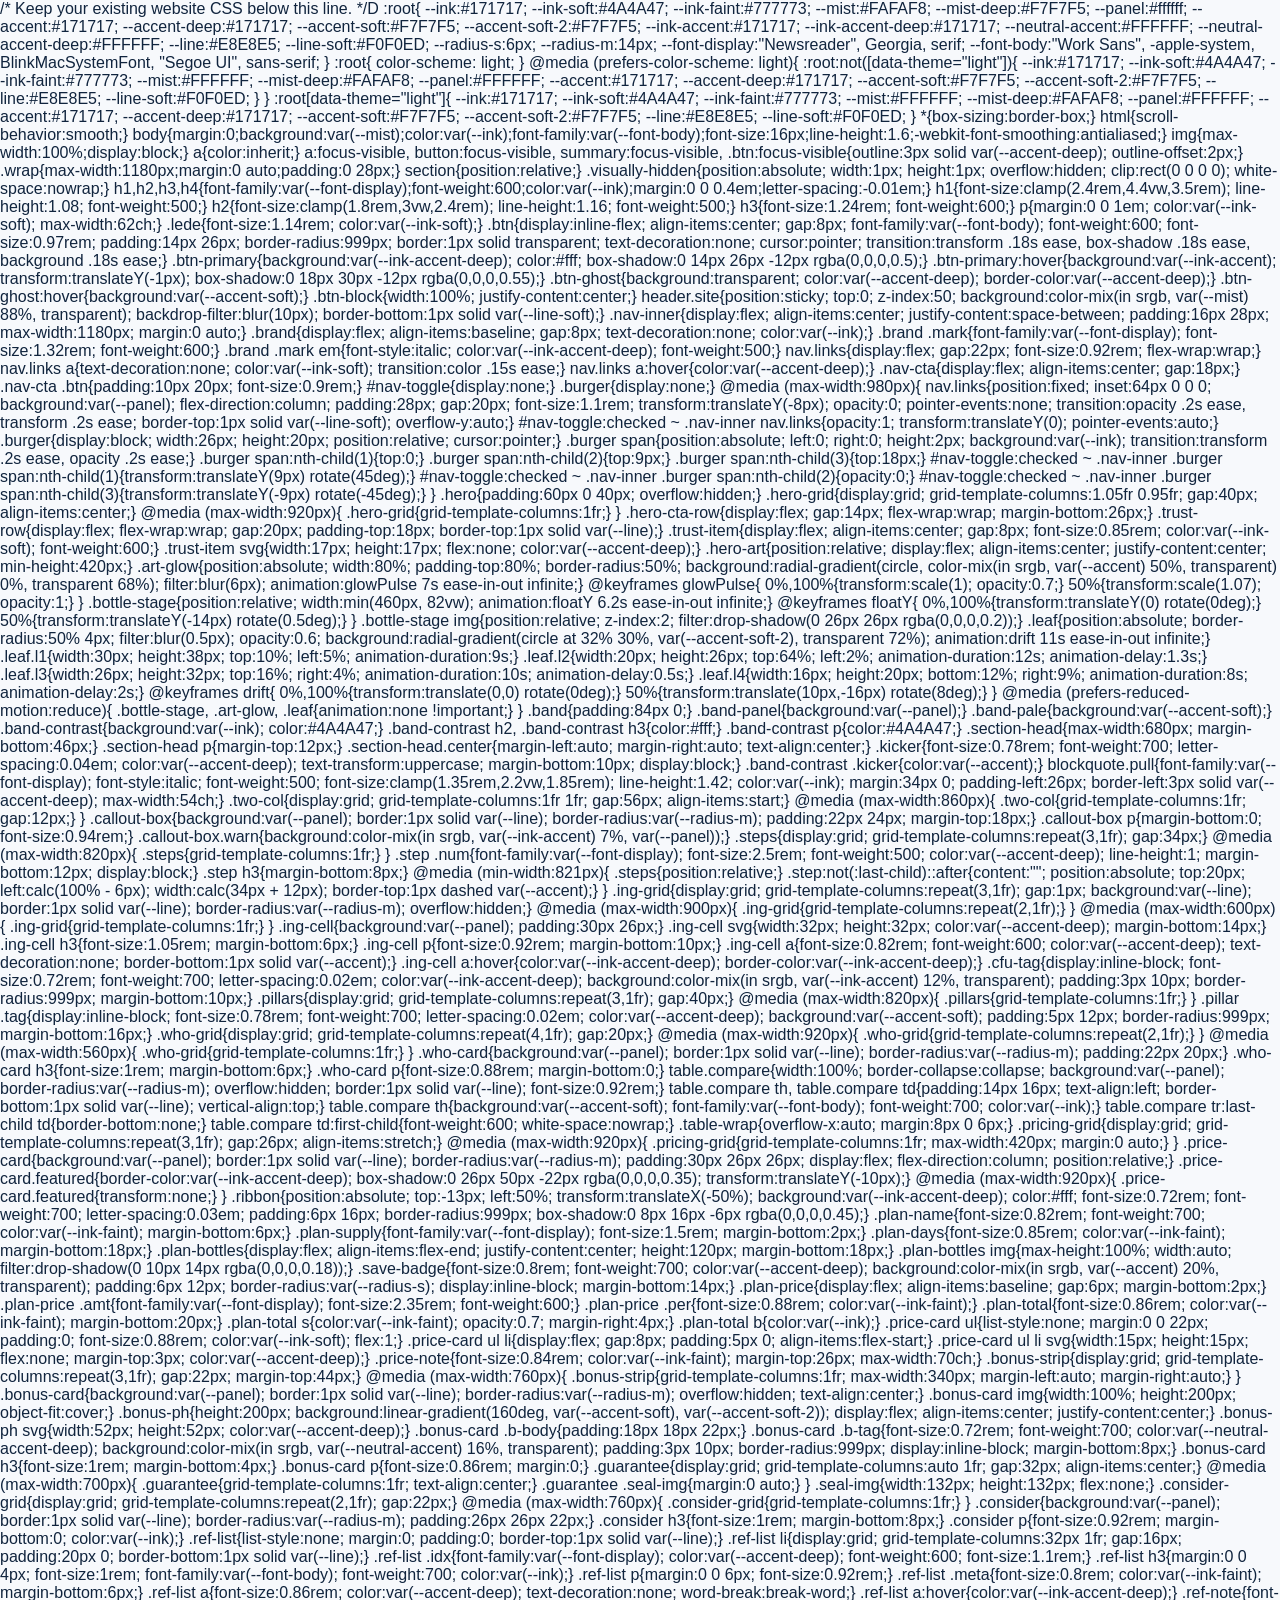
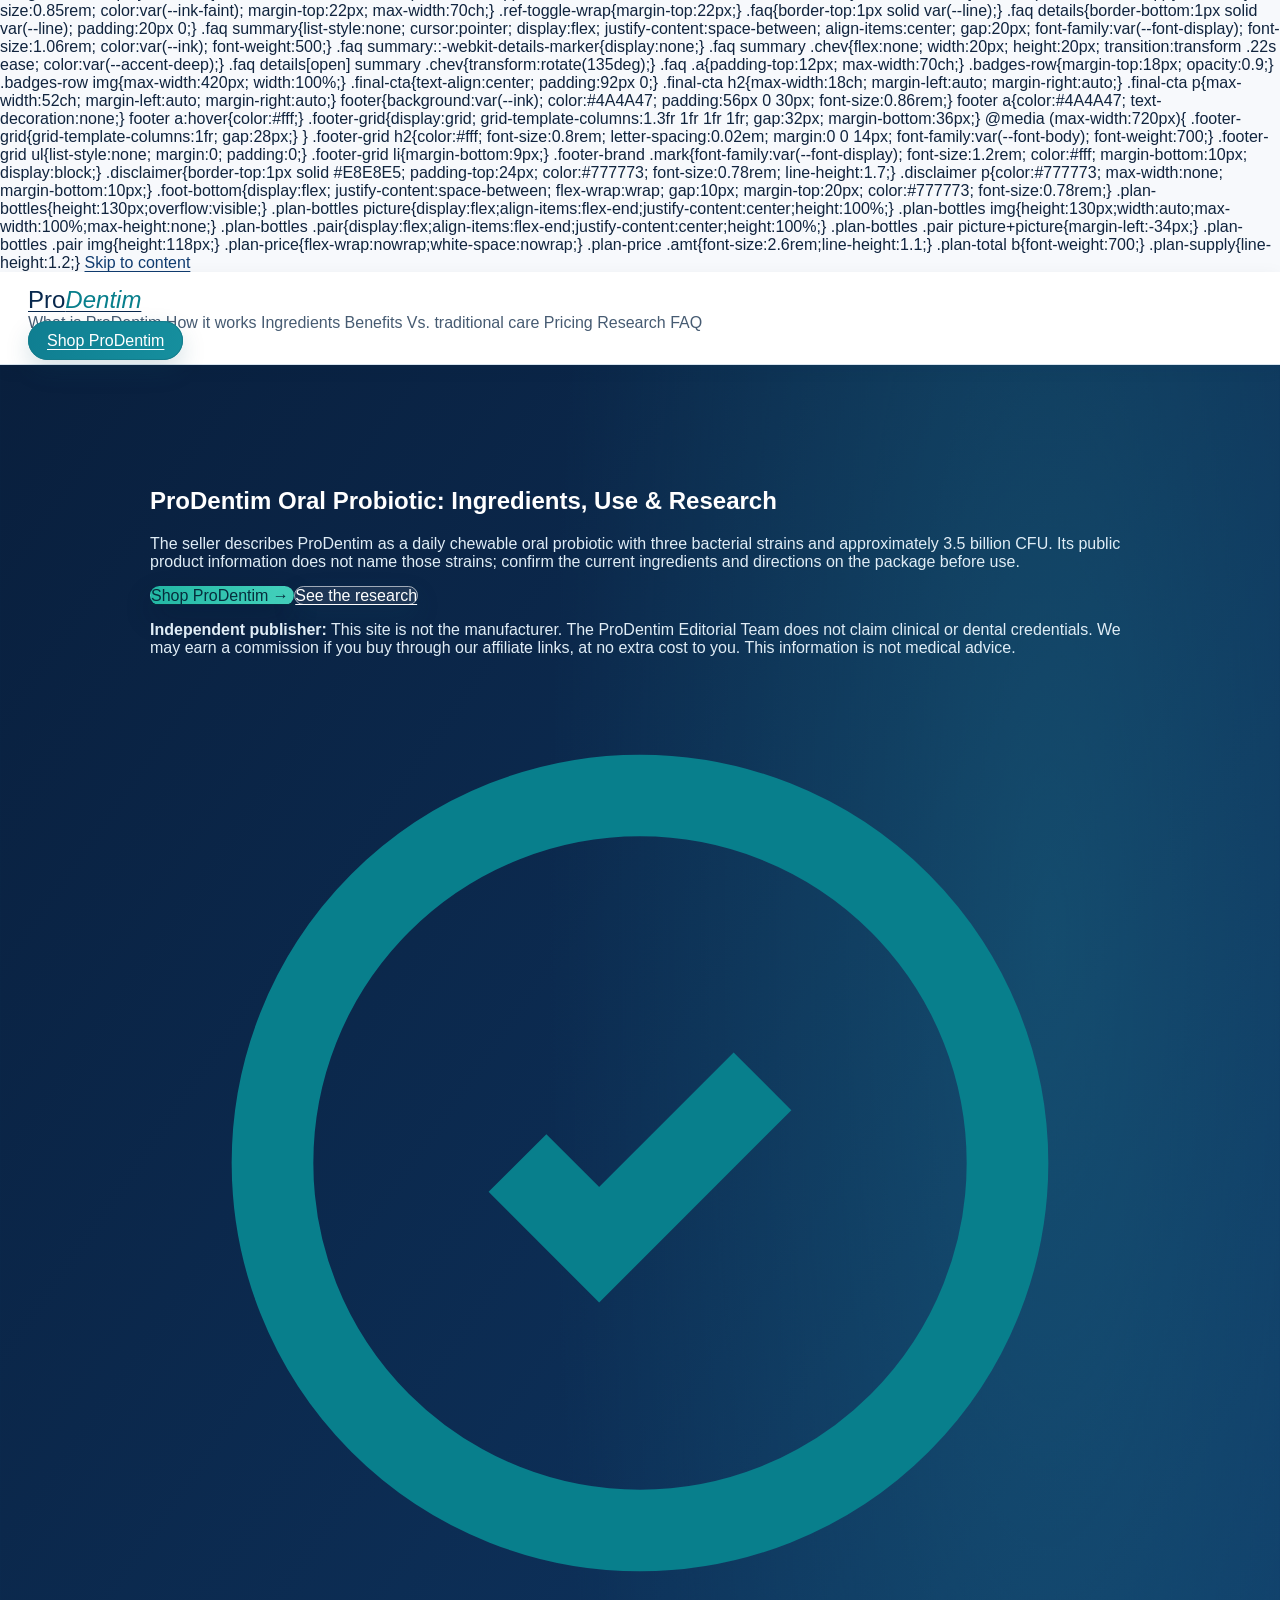
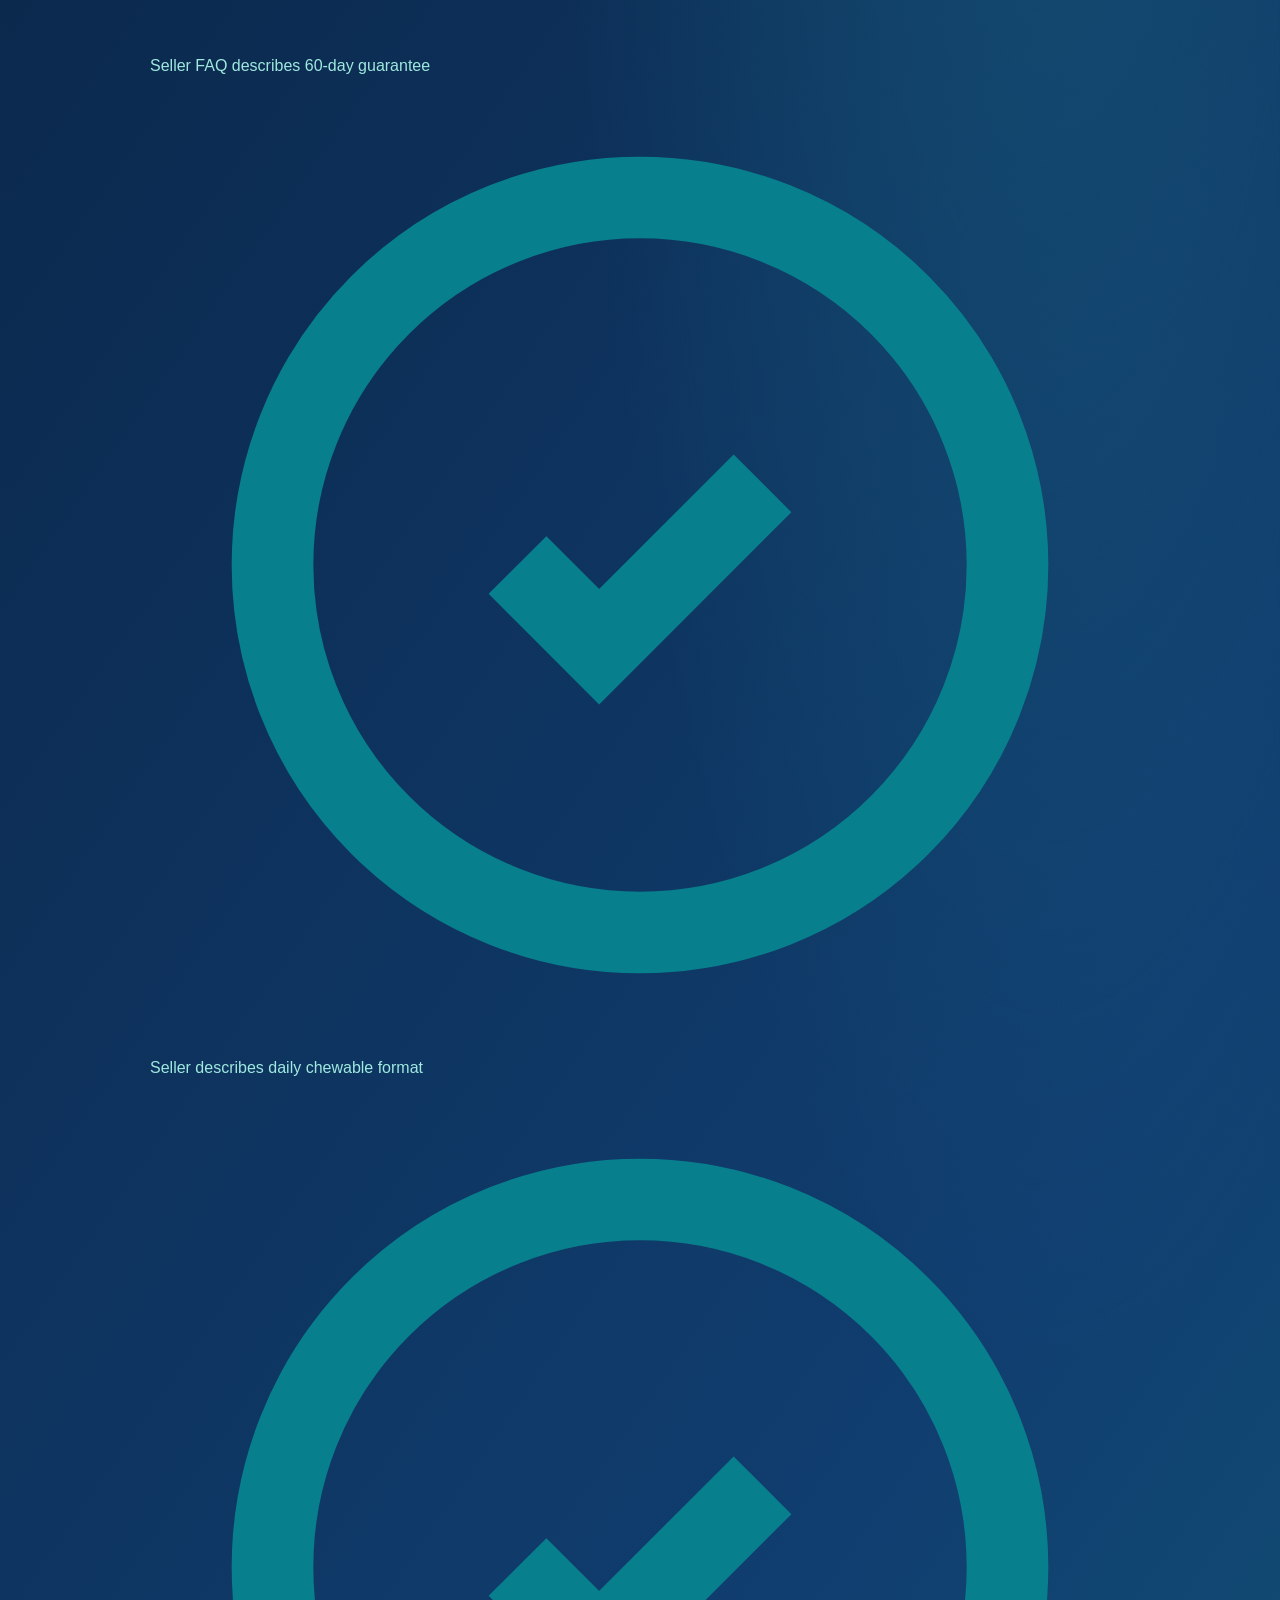
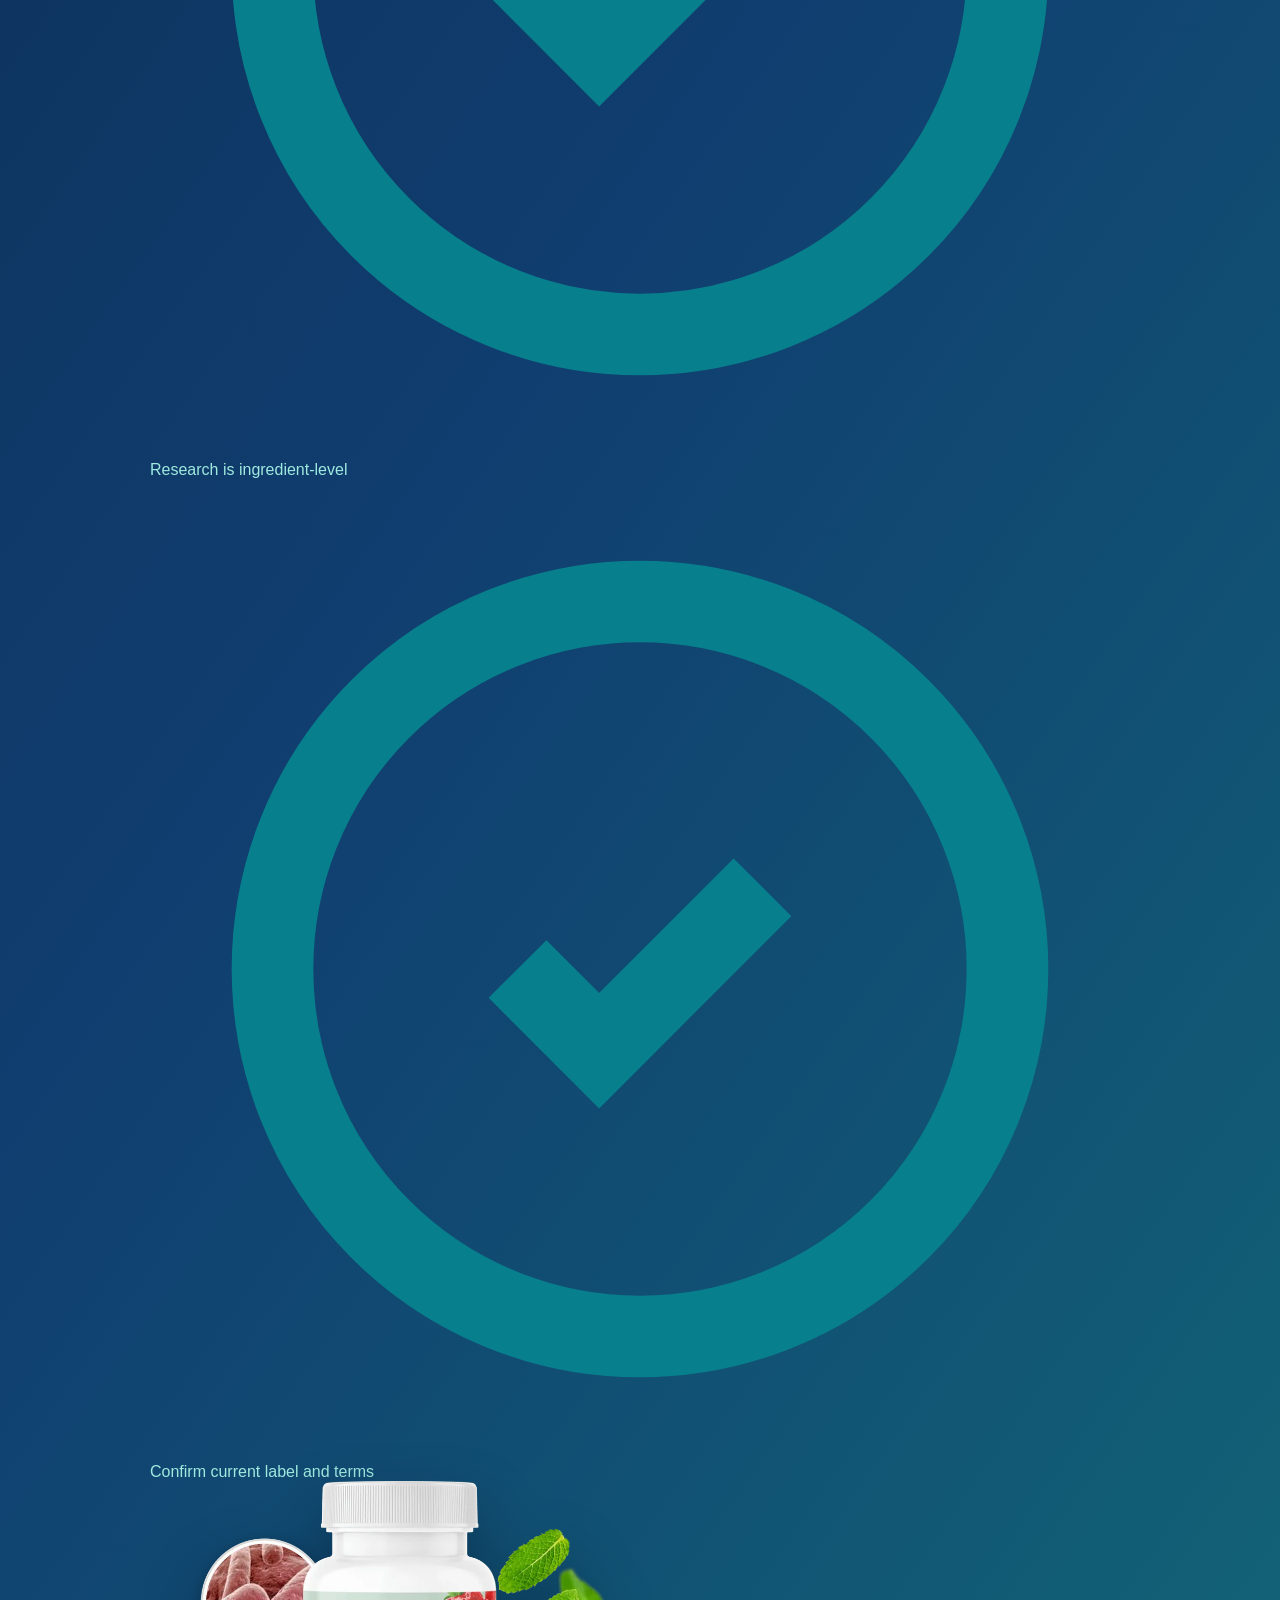
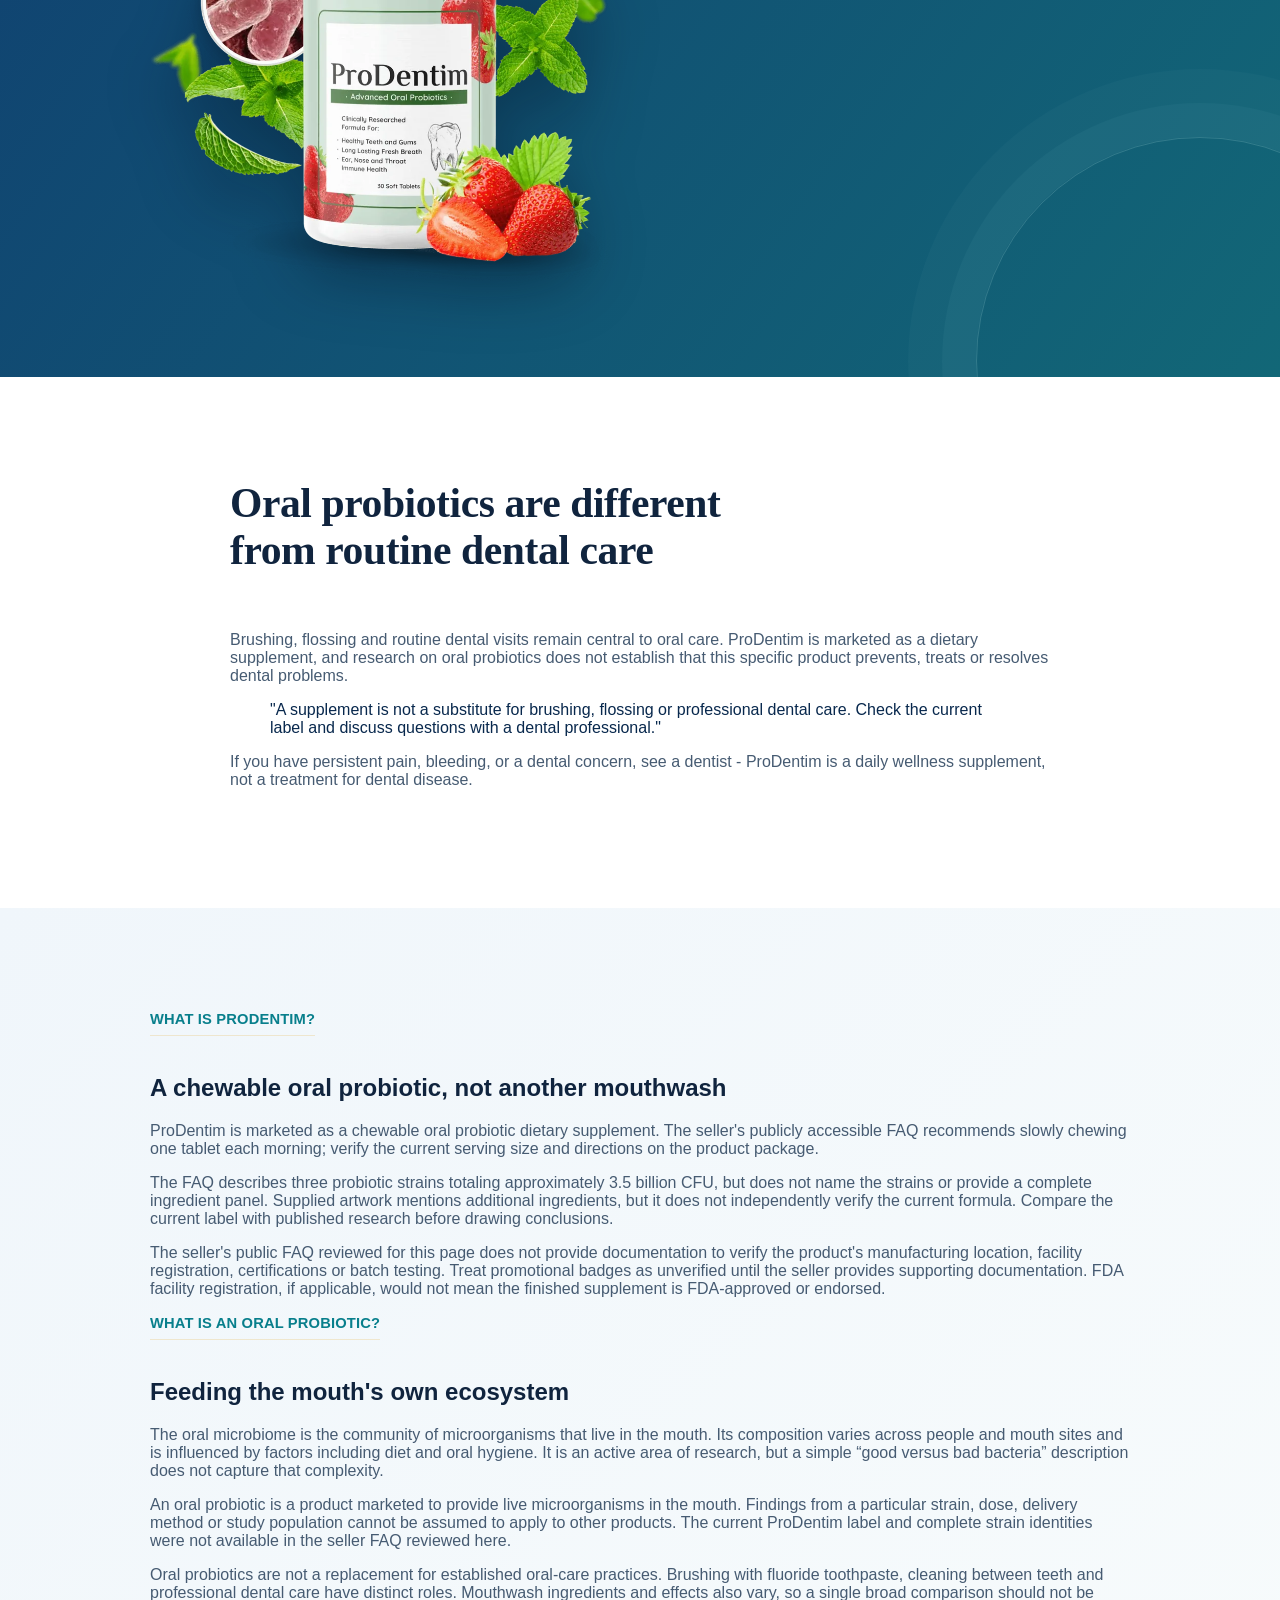
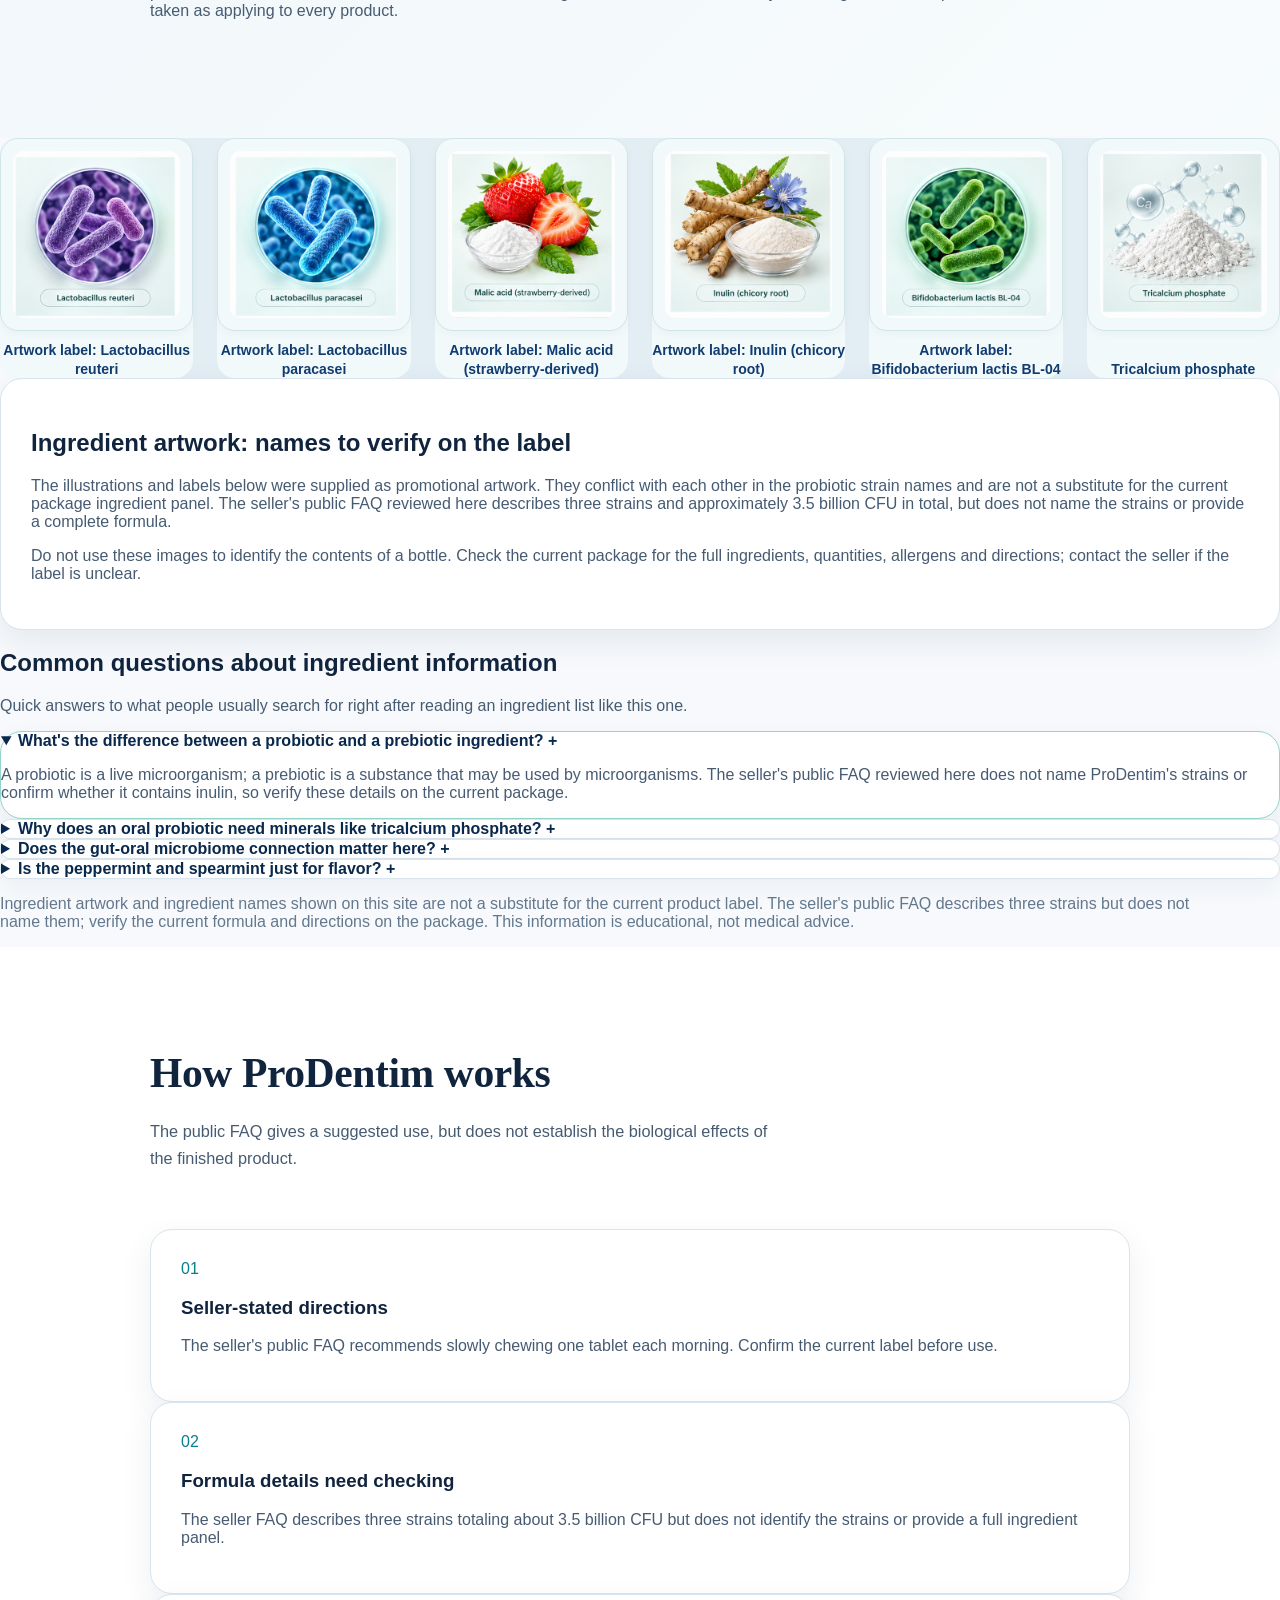
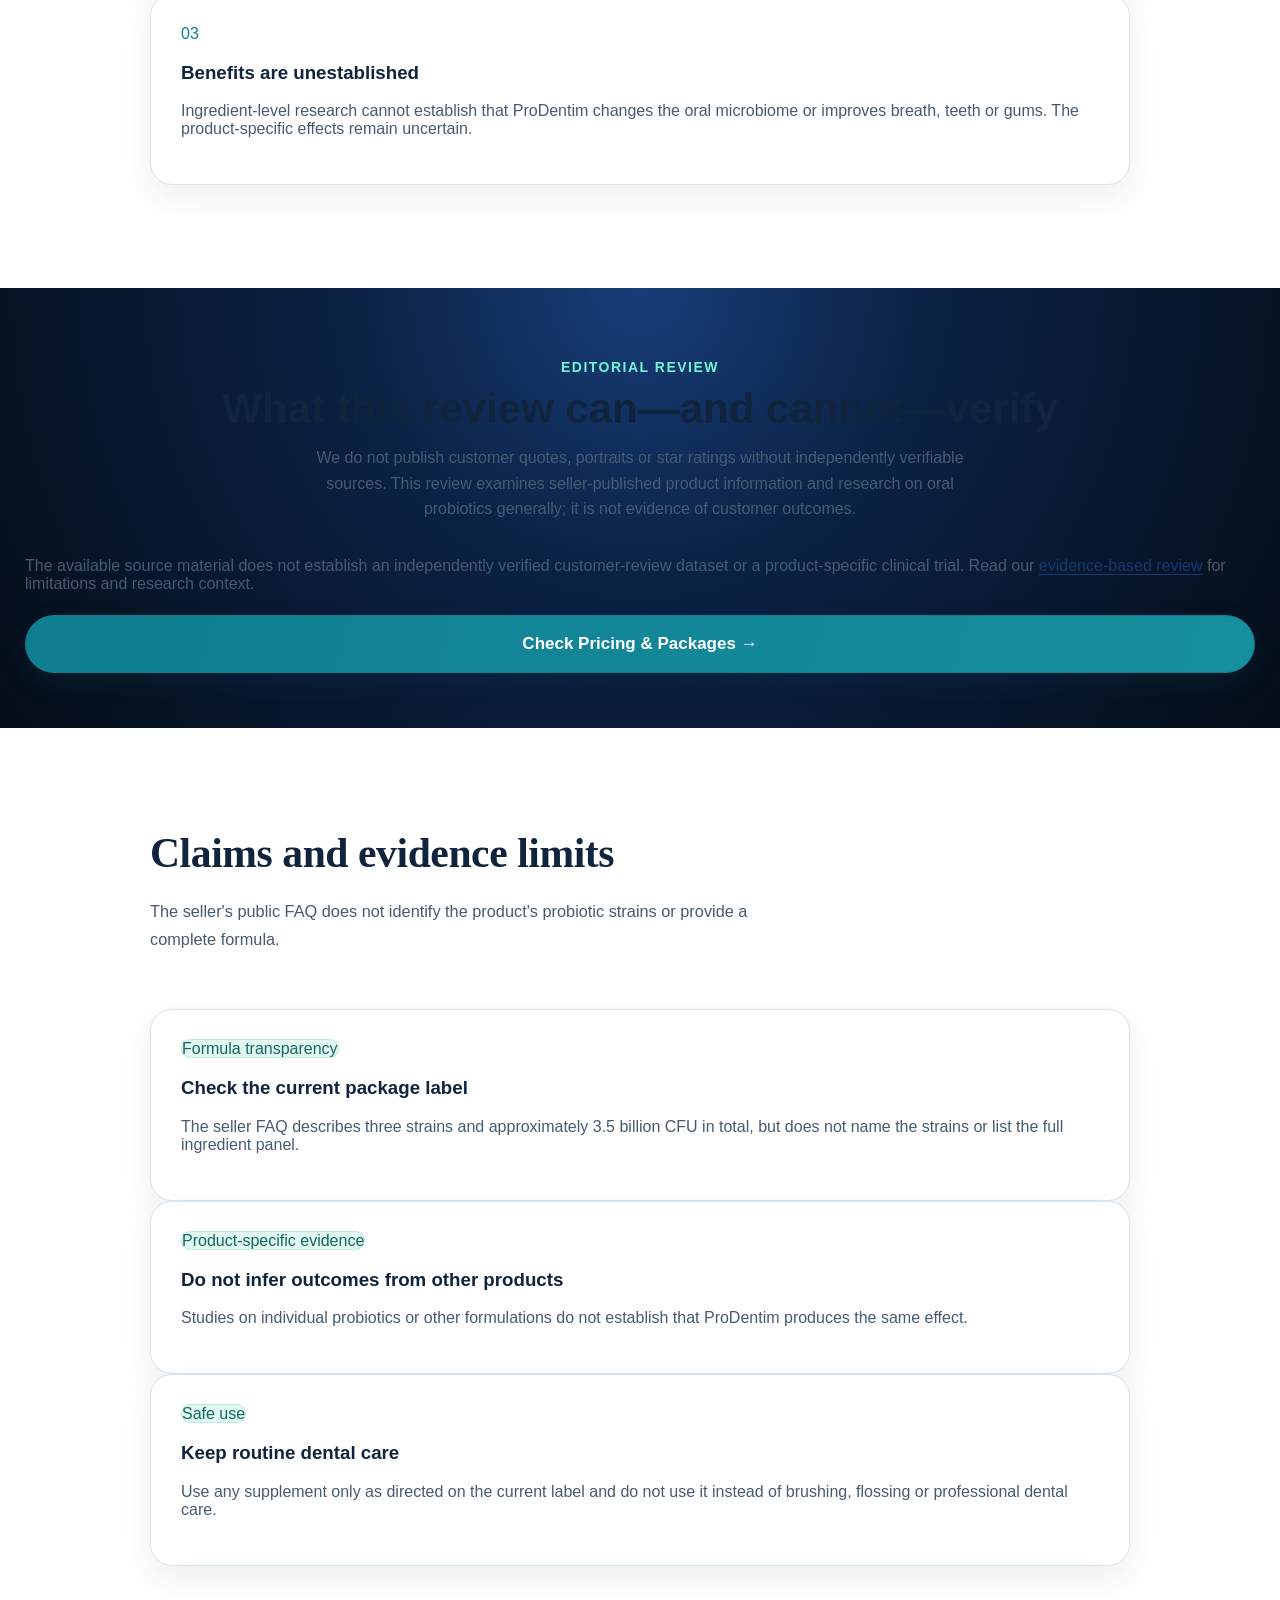
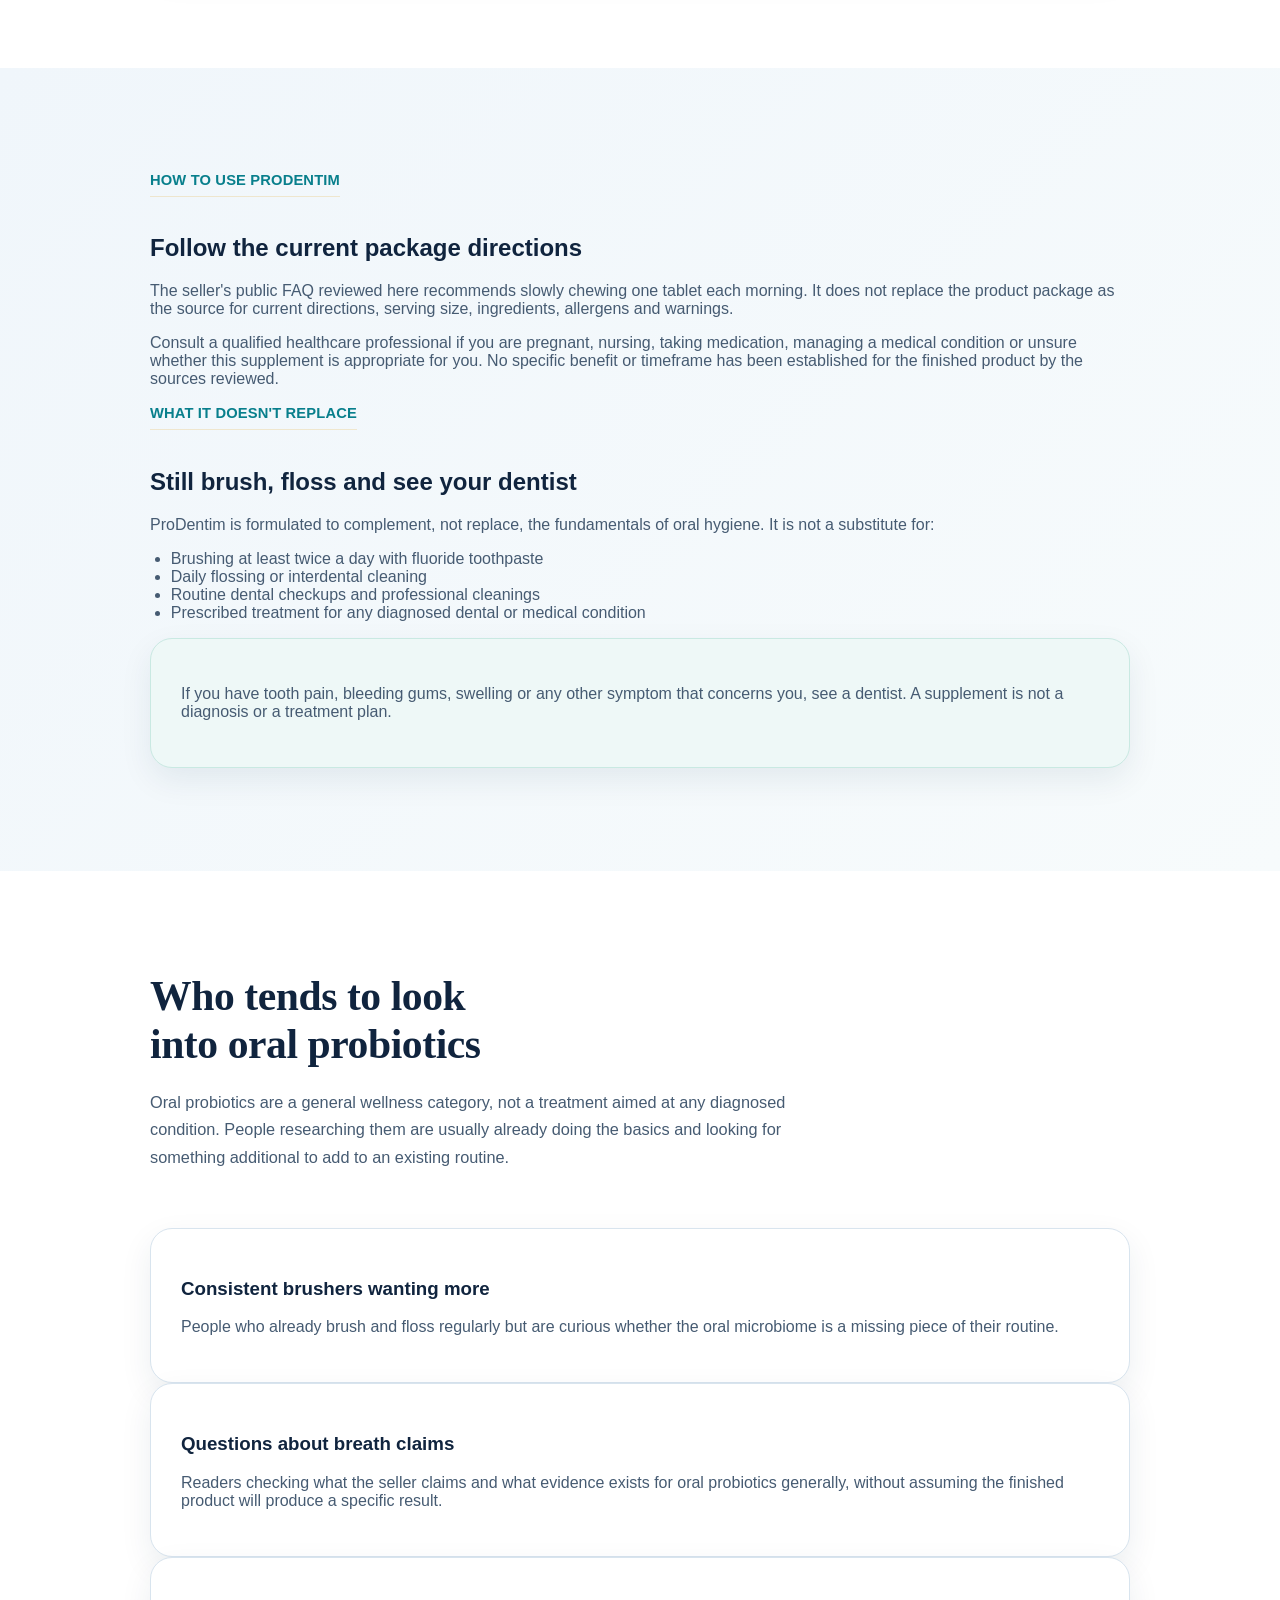
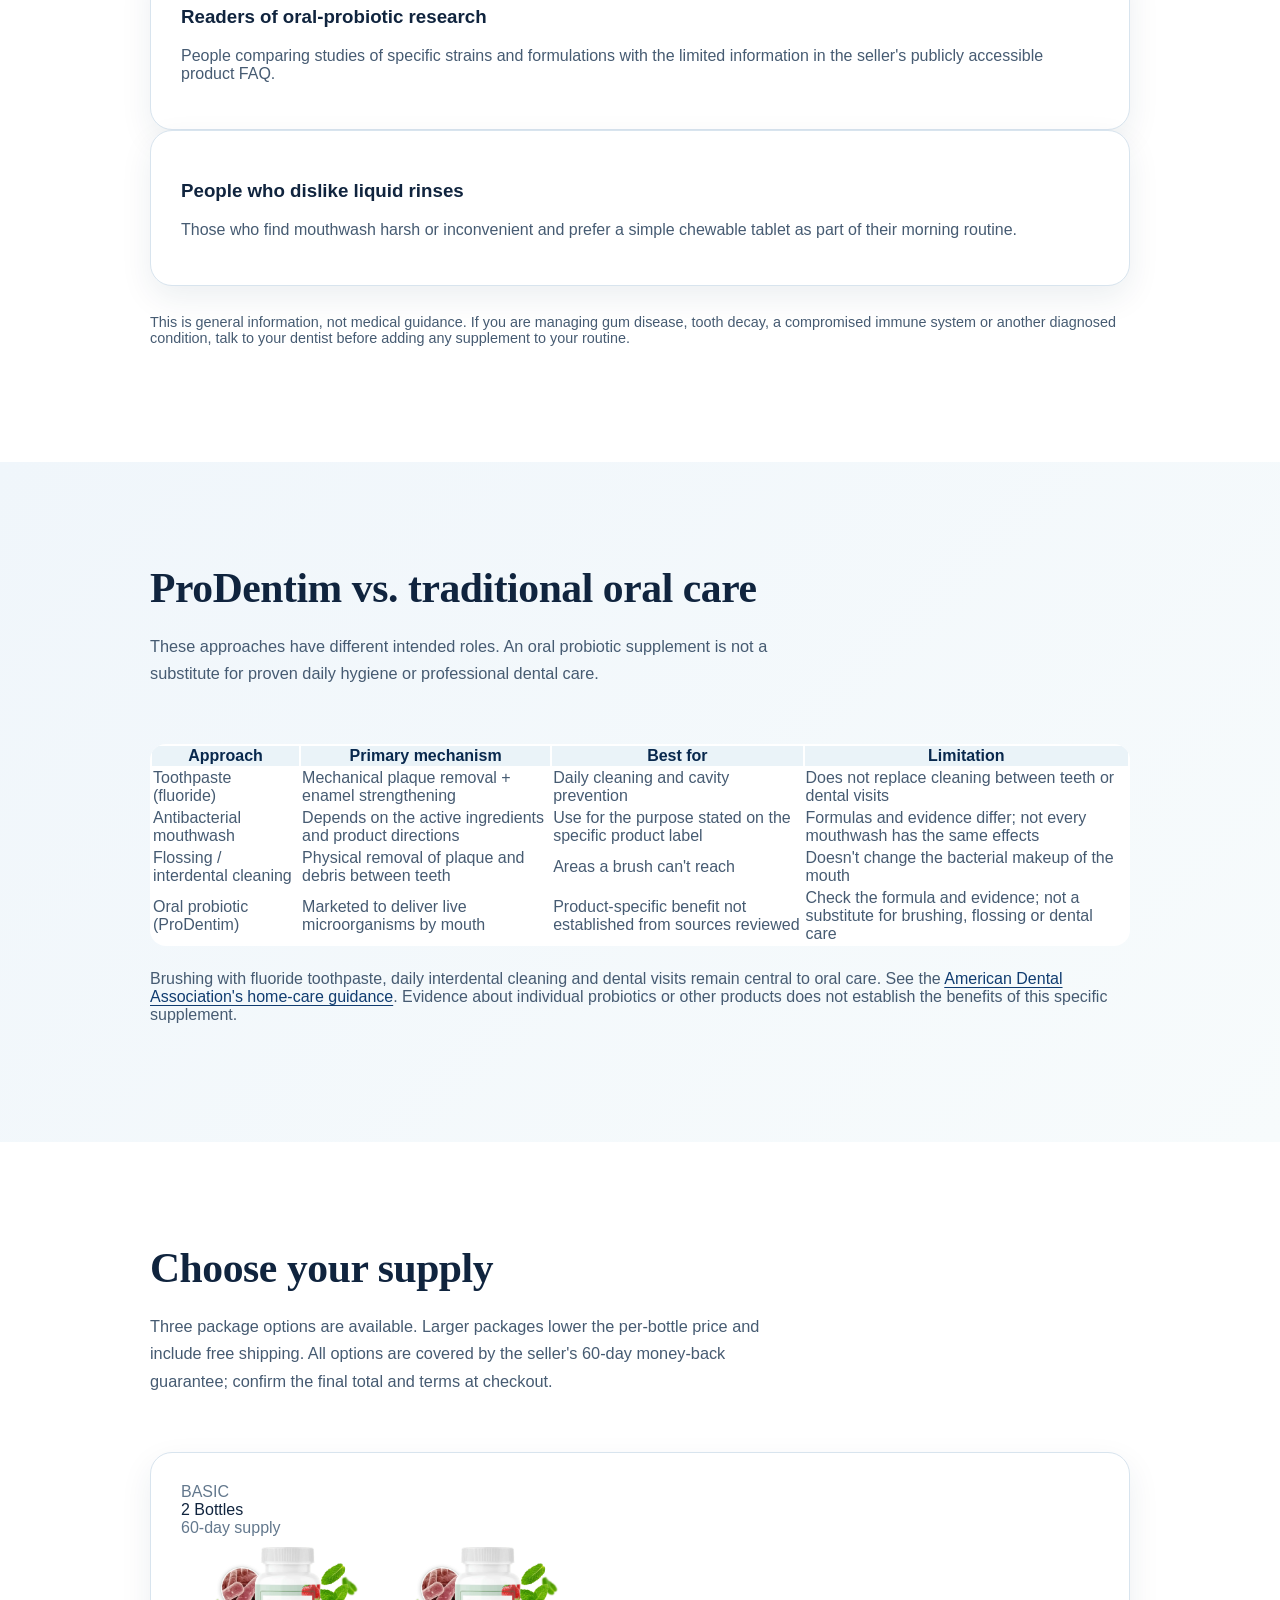
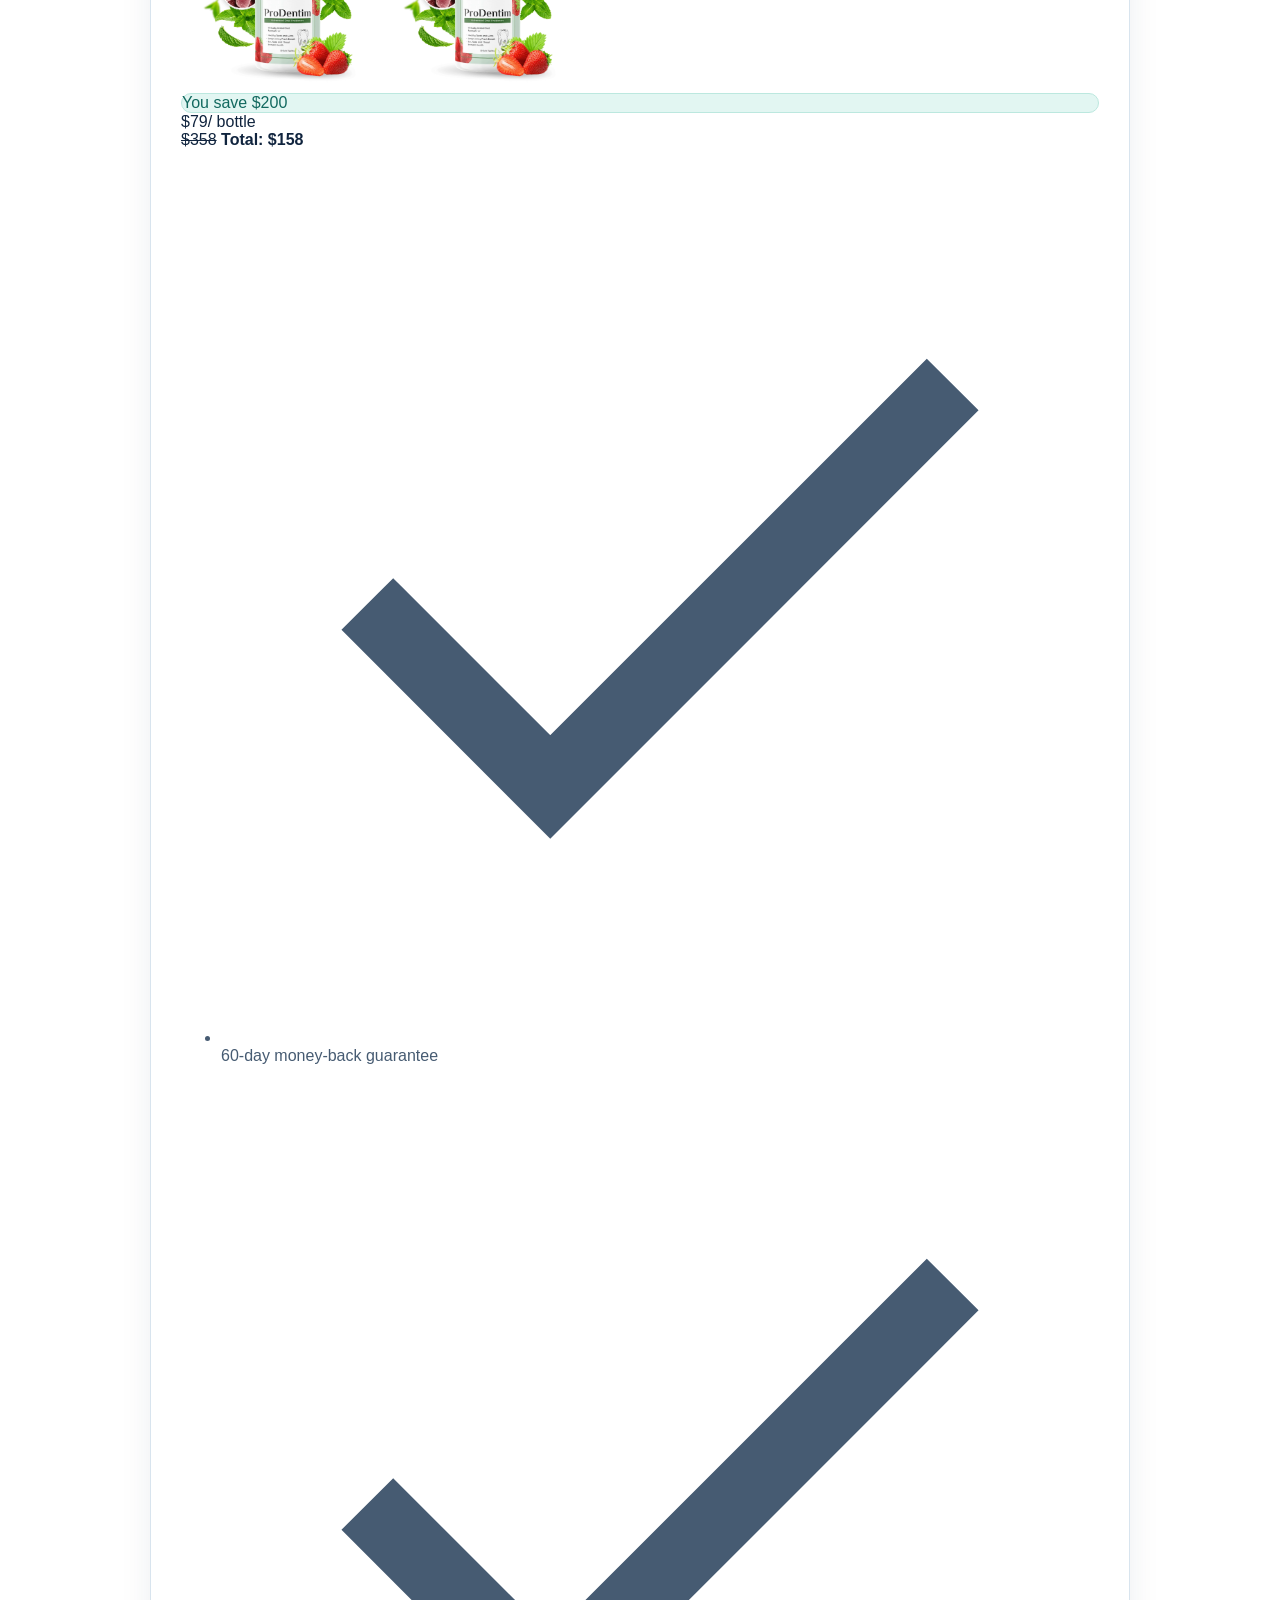
<file: index (4).html>
<!DOCTYPE html>
<html lang="en">
<head>
<meta charset="UTF-8">
<meta name="viewport" content="width=device-width, initial-scale=1.0">
<title>ProDentim Oral Probiotic: Ingredients, Research &amp; Guide</title>
<meta name="description" content="Independent ProDentim guide to ingredients, daily use, oral-probiotic research and offer checks, with seller claims and evidence limits identified.">
<link rel="canonical" href="https://www.priodentim.com/">
<meta name="google-site-verification" content="MKOpwe9RItCEMom5cq0wMQsK4HQHjW2_9xatuH2NDZU" />
<meta name="robots" content="index, follow">
<meta name="author" content="ProDentim Editorial Team">
<meta property="og:type" content="website">
<meta property="og:site_name" content="ProDentim">
<meta property="og:title" content="ProDentim Oral Probiotic: Ingredients, Research &amp; Guide">
<meta property="og:description" content="Independent ProDentim guide to ingredients, daily use, oral-probiotic research and offer checks, with seller claims and evidence limits identified.">
<meta property="og:url" content="https://www.priodentim.com/">
<meta property="og:image" content="https://www.priodentim.com/assets/images/prodentim-bottle-oral-probiotic-supplement.png">
<meta property="og:locale" content="en_US">
<meta name="twitter:card" content="summary_large_image">
<meta name="twitter:title" content="ProDentim Oral Probiotic: Ingredients, Research &amp; Guide">
<meta name="twitter:description" content="Independent ProDentim guide to ingredients, daily use, oral-probiotic research and offer checks, with seller claims and evidence limits identified.">
<meta name="twitter:image" content="https://www.priodentim.com/assets/images/prodentim-bottle-oral-probiotic-supplement.png">
<link rel="icon" href="assets/images/prodentim-bottle-oral-probiotic-supplement.webp" type="image/webp">
<link rel="preconnect" href="https://fonts.googleapis.com">
<link rel="preconnect" href="https://fonts.gstatic.com" crossorigin>
<link href="https://fonts.googleapis.com/css2?family=Newsreader:ital,opsz,wght@0,6..72,400;0,6..72,500;0,6..72,600;1,6..72,500&family=Work+Sans:wght@400;500;600;700&display=swap" rel="stylesheet">
<link rel="stylesheet" href="styles.css">
  <!-- Google tag (gtag.js) -->
<script async src="https://www.googletagmanager.com/gtag/js?id=G-E4HN73GQD0"></script>
<script>
  window.dataLayer = window.dataLayer || [];
  function gtag(){dataLayer.push(arguments);}
  gtag('js', new Date());

  gtag('config', 'G-E4HN73GQD0');
</script>
<!-- ProDentim SEO Structured Data -->
<script type="application/ld+json">
{
  "@context": "https://schema.org",
  "@graph": [
    {
      "@type": "WebSite",
      "@id": "https://www.priodentim.com/#website",
      "url": "https://www.priodentim.com/",
      "name": "ProDentim Information",
      "description": "Independent information about ProDentim, including ingredients, research, pricing, frequently asked questions, and oral-care considerations.",
      "inLanguage": "en-US",
      "publisher": {
        "@id": "https://www.priodentim.com/#organization"
      }
    },
    {
      "@type": "WebPage",
      "@id": "https://www.priodentim.com/#webpage",
      "url": "https://www.priodentim.com/",
      "name": "ProDentim Oral Probiotic: Ingredients, Research & Guide",
      "description": "Explore ProDentim ingredients, available research, product information, pricing, frequently asked questions, and important considerations.",
      "isPartOf": {
        "@id": "https://www.priodentim.com/#website"
      },
      "publisher": {
        "@id": "https://www.priodentim.com/#organization"
      },
      "inLanguage": "en-US"
    },
    {
      "@type": "Organization",
      "@id": "https://www.priodentim.com/#organization",
      "name": "ProDentim Editorial Team",
      "url": "https://www.priodentim.com/",
      "description": "Independent informational publisher. Not the product manufacturer or a healthcare provider."
    },
    {
      "@type": "Product",
      "@id": "https://www.priodentim.com/#product",
      "name": "ProDentim Oral Probiotic Supplement",
      "description": "ProDentim is a soft-tablet oral probiotic dietary supplement formulated to complement a daily oral-care routine.",
      "image": [
        "https://www.priodentim.com/assets/images/prodentim-bottle-oral-probiotic-supplement.png"
      ],
      "brand": {
        "@type": "Brand",
        "name": "ProDentim"
      },
      "category": "Oral probiotic dietary supplement",
      "url": "https://www.priodentim.com/",
      "offers": {
        "@type": "AggregateOffer",
        "priceCurrency": "USD",
        "lowPrice": "158",
        "highPrice": "294",
        "offerCount": 3,
        "offers": [
          {
            "@type": "Offer",
            "name": "2 bottles (60-day supply)",
            "sku": "prodentim-2-bottles",
            "price": "158.00",
            "priceCurrency": "USD",
            "priceValidUntil": "2027-12-31",
            "url": "https://3ca2e4vkmg607u0j-jn0odqj1n.hop.clickbank.net",
            "availability": "https://schema.org/InStock",
            "itemCondition": "https://schema.org/NewCondition",
            "shippingDetails": {
              "@type": "OfferShippingDetails",
              "shippingRate": {
                "@type": "MonetaryAmount",
                "value": "9.99",
                "currency": "USD"
              },
              "shippingDestination": {
                "@type": "DefinedRegion",
                "addressCountry": "US"
              }
            },
            "hasMerchantReturnPolicy": {
              "@type": "MerchantReturnPolicy",
              "applicableCountry": "US",
              "returnPolicyCategory": "https://schema.org/MerchantReturnFiniteReturnWindow",
              "merchantReturnDays": 60
            }
          },
          {
            "@type": "Offer",
            "name": "3 bottles (90-day supply)",
            "sku": "prodentim-3-bottles",
            "price": "207.00",
            "priceCurrency": "USD",
            "priceValidUntil": "2027-12-31",
            "url": "https://3ca2e4vkmg607u0j-jn0odqj1n.hop.clickbank.net",
            "availability": "https://schema.org/InStock",
            "itemCondition": "https://schema.org/NewCondition",
            "shippingDetails": {
              "@type": "OfferShippingDetails",
              "shippingRate": {
                "@type": "MonetaryAmount",
                "value": "0",
                "currency": "USD"
              },
              "shippingDestination": {
                "@type": "DefinedRegion",
                "addressCountry": "US"
              }
            },
            "hasMerchantReturnPolicy": {
              "@type": "MerchantReturnPolicy",
              "applicableCountry": "US",
              "returnPolicyCategory": "https://schema.org/MerchantReturnFiniteReturnWindow",
              "merchantReturnDays": 60
            }
          },
          {
            "@type": "Offer",
            "name": "6 bottles (180-day supply) with 3 free ebooks",
            "sku": "prodentim-6-bottles",
            "price": "294.00",
            "priceCurrency": "USD",
            "priceValidUntil": "2027-12-31",
            "url": "https://3ca2e4vkmg607u0j-jn0odqj1n.hop.clickbank.net",
            "availability": "https://schema.org/InStock",
            "itemCondition": "https://schema.org/NewCondition",
            "shippingDetails": {
              "@type": "OfferShippingDetails",
              "shippingRate": {
                "@type": "MonetaryAmount",
                "value": "0",
                "currency": "USD"
              },
              "shippingDestination": {
                "@type": "DefinedRegion",
                "addressCountry": "US"
              }
            },
            "hasMerchantReturnPolicy": {
              "@type": "MerchantReturnPolicy",
              "applicableCountry": "US",
              "returnPolicyCategory": "https://schema.org/MerchantReturnFiniteReturnWindow",
              "merchantReturnDays": 60
            }
          }
        ]
      }
    }
  ]
}
</script>
/* Keep your existing website CSS below this line. */D
  :root{ --ink:#171717; --ink-soft:#4A4A47; --ink-faint:#777773; --mist:#FAFAF8; --mist-deep:#F7F7F5; --panel:#ffffff; --accent:#171717; --accent-deep:#171717; --accent-soft:#F7F7F5; --accent-soft-2:#F7F7F5; --ink-accent:#171717; --ink-accent-deep:#171717; --neutral-accent:#FFFFFF; --neutral-accent-deep:#FFFFFF; --line:#E8E8E5; --line-soft:#F0F0ED; --radius-s:6px; --radius-m:14px; --font-display:"Newsreader", Georgia, serif; --font-body:"Work Sans", -apple-system, BlinkMacSystemFont, "Segoe UI", sans-serif; } :root{ color-scheme: light; } @media (prefers-color-scheme: light){ :root:not([data-theme="light"]){ --ink:#171717; --ink-soft:#4A4A47; --ink-faint:#777773; --mist:#FFFFFF; --mist-deep:#FAFAF8; --panel:#FFFFFF; --accent:#171717; --accent-deep:#171717; --accent-soft:#F7F7F5; --accent-soft-2:#F7F7F5; --line:#E8E8E5; --line-soft:#F0F0ED; } } :root[data-theme="light"]{ --ink:#171717; --ink-soft:#4A4A47; --ink-faint:#777773; --mist:#FFFFFF; --mist-deep:#FAFAF8; --panel:#FFFFFF; --accent:#171717; --accent-deep:#171717; --accent-soft:#F7F7F5; --accent-soft-2:#F7F7F5; --line:#E8E8E5; --line-soft:#F0F0ED; } *{box-sizing:border-box;} html{scroll-behavior:smooth;} body{margin:0;background:var(--mist);color:var(--ink);font-family:var(--font-body);font-size:16px;line-height:1.6;-webkit-font-smoothing:antialiased;} img{max-width:100%;display:block;} a{color:inherit;} a:focus-visible, button:focus-visible, summary:focus-visible, .btn:focus-visible{outline:3px solid var(--accent-deep); outline-offset:2px;} .wrap{max-width:1180px;margin:0 auto;padding:0 28px;} section{position:relative;} .visually-hidden{position:absolute; width:1px; height:1px; overflow:hidden; clip:rect(0 0 0 0); white-space:nowrap;} h1,h2,h3,h4{font-family:var(--font-display);font-weight:600;color:var(--ink);margin:0 0 0.4em;letter-spacing:-0.01em;} h1{font-size:clamp(2.4rem,4.4vw,3.5rem); line-height:1.08; font-weight:500;} h2{font-size:clamp(1.8rem,3vw,2.4rem); line-height:1.16; font-weight:500;} h3{font-size:1.24rem; font-weight:600;} p{margin:0 0 1em; color:var(--ink-soft); max-width:62ch;} .lede{font-size:1.14rem; color:var(--ink-soft);} .btn{display:inline-flex; align-items:center; gap:8px; font-family:var(--font-body); font-weight:600; font-size:0.97rem; padding:14px 26px; border-radius:999px; border:1px solid transparent; text-decoration:none; cursor:pointer; transition:transform .18s ease, box-shadow .18s ease, background .18s ease;} .btn-primary{background:var(--ink-accent-deep); color:#fff; box-shadow:0 14px 26px -12px rgba(0,0,0,0.5);} .btn-primary:hover{background:var(--ink-accent); transform:translateY(-1px); box-shadow:0 18px 30px -12px rgba(0,0,0,0.55);} .btn-ghost{background:transparent; color:var(--accent-deep); border-color:var(--accent-deep);} .btn-ghost:hover{background:var(--accent-soft);} .btn-block{width:100%; justify-content:center;} header.site{position:sticky; top:0; z-index:50; background:color-mix(in srgb, var(--mist) 88%, transparent); backdrop-filter:blur(10px); border-bottom:1px solid var(--line-soft);} .nav-inner{display:flex; align-items:center; justify-content:space-between; padding:16px 28px; max-width:1180px; margin:0 auto;} .brand{display:flex; align-items:baseline; gap:8px; text-decoration:none; color:var(--ink);} .brand .mark{font-family:var(--font-display); font-size:1.32rem; font-weight:600;} .brand .mark em{font-style:italic; color:var(--ink-accent-deep); font-weight:500;} nav.links{display:flex; gap:22px; font-size:0.92rem; flex-wrap:wrap;} nav.links a{text-decoration:none; color:var(--ink-soft); transition:color .15s ease;} nav.links a:hover{color:var(--accent-deep);} .nav-cta{display:flex; align-items:center; gap:18px;} .nav-cta .btn{padding:10px 20px; font-size:0.9rem;} #nav-toggle{display:none;} .burger{display:none;} @media (max-width:980px){ nav.links{position:fixed; inset:64px 0 0 0; background:var(--panel); flex-direction:column; padding:28px; gap:20px; font-size:1.1rem; transform:translateY(-8px); opacity:0; pointer-events:none; transition:opacity .2s ease, transform .2s ease; border-top:1px solid var(--line-soft); overflow-y:auto;} #nav-toggle:checked ~ .nav-inner nav.links{opacity:1; transform:translateY(0); pointer-events:auto;} .burger{display:block; width:26px; height:20px; position:relative; cursor:pointer;} .burger span{position:absolute; left:0; right:0; height:2px; background:var(--ink); transition:transform .2s ease, opacity .2s ease;} .burger span:nth-child(1){top:0;} .burger span:nth-child(2){top:9px;} .burger span:nth-child(3){top:18px;} #nav-toggle:checked ~ .nav-inner .burger span:nth-child(1){transform:translateY(9px) rotate(45deg);} #nav-toggle:checked ~ .nav-inner .burger span:nth-child(2){opacity:0;} #nav-toggle:checked ~ .nav-inner .burger span:nth-child(3){transform:translateY(-9px) rotate(-45deg);} } .hero{padding:60px 0 40px; overflow:hidden;} .hero-grid{display:grid; grid-template-columns:1.05fr 0.95fr; gap:40px; align-items:center;} @media (max-width:920px){ .hero-grid{grid-template-columns:1fr;} } .hero-cta-row{display:flex; gap:14px; flex-wrap:wrap; margin-bottom:26px;} .trust-row{display:flex; flex-wrap:wrap; gap:20px; padding-top:18px; border-top:1px solid var(--line);} .trust-item{display:flex; align-items:center; gap:8px; font-size:0.85rem; color:var(--ink-soft); font-weight:600;} .trust-item svg{width:17px; height:17px; flex:none; color:var(--accent-deep);} .hero-art{position:relative; display:flex; align-items:center; justify-content:center; min-height:420px;} .art-glow{position:absolute; width:80%; padding-top:80%; border-radius:50%; background:radial-gradient(circle, color-mix(in srgb, var(--accent) 50%, transparent) 0%, transparent 68%); filter:blur(6px); animation:glowPulse 7s ease-in-out infinite;} @keyframes glowPulse{ 0%,100%{transform:scale(1); opacity:0.7;} 50%{transform:scale(1.07); opacity:1;} } .bottle-stage{position:relative; width:min(460px, 82vw); animation:floatY 6.2s ease-in-out infinite;} @keyframes floatY{ 0%,100%{transform:translateY(0) rotate(0deg);} 50%{transform:translateY(-14px) rotate(0.5deg);} } .bottle-stage img{position:relative; z-index:2; filter:drop-shadow(0 26px 26px rgba(0,0,0,0.2));} .leaf{position:absolute; border-radius:50% 4px; filter:blur(0.5px); opacity:0.6; background:radial-gradient(circle at 32% 30%, var(--accent-soft-2), transparent 72%); animation:drift 11s ease-in-out infinite;} .leaf.l1{width:30px; height:38px; top:10%; left:5%; animation-duration:9s;} .leaf.l2{width:20px; height:26px; top:64%; left:2%; animation-duration:12s; animation-delay:1.3s;} .leaf.l3{width:26px; height:32px; top:16%; right:4%; animation-duration:10s; animation-delay:0.5s;} .leaf.l4{width:16px; height:20px; bottom:12%; right:9%; animation-duration:8s; animation-delay:2s;} @keyframes drift{ 0%,100%{transform:translate(0,0) rotate(0deg);} 50%{transform:translate(10px,-16px) rotate(8deg);} } @media (prefers-reduced-motion:reduce){ .bottle-stage, .art-glow, .leaf{animation:none !important;} } .band{padding:84px 0;} .band-panel{background:var(--panel);} .band-pale{background:var(--accent-soft);} .band-contrast{background:var(--ink); color:#4A4A47;} .band-contrast h2, .band-contrast h3{color:#fff;} .band-contrast p{color:#4A4A47;} .section-head{max-width:680px; margin-bottom:46px;} .section-head p{margin-top:12px;} .section-head.center{margin-left:auto; margin-right:auto; text-align:center;} .kicker{font-size:0.78rem; font-weight:700; letter-spacing:0.04em; color:var(--accent-deep); text-transform:uppercase; margin-bottom:10px; display:block;} .band-contrast .kicker{color:var(--accent);} blockquote.pull{font-family:var(--font-display); font-style:italic; font-weight:500; font-size:clamp(1.35rem,2.2vw,1.85rem); line-height:1.42; color:var(--ink); margin:34px 0; padding-left:26px; border-left:3px solid var(--accent-deep); max-width:54ch;} .two-col{display:grid; grid-template-columns:1fr 1fr; gap:56px; align-items:start;} @media (max-width:860px){ .two-col{grid-template-columns:1fr; gap:12px;} } .callout-box{background:var(--panel); border:1px solid var(--line); border-radius:var(--radius-m); padding:22px 24px; margin-top:18px;} .callout-box p{margin-bottom:0; font-size:0.94rem;} .callout-box.warn{background:color-mix(in srgb, var(--ink-accent) 7%, var(--panel));} .steps{display:grid; grid-template-columns:repeat(3,1fr); gap:34px;} @media (max-width:820px){ .steps{grid-template-columns:1fr;} } .step .num{font-family:var(--font-display); font-size:2.5rem; font-weight:500; color:var(--accent-deep); line-height:1; margin-bottom:12px; display:block;} .step h3{margin-bottom:8px;} @media (min-width:821px){ .steps{position:relative;} .step:not(:last-child)::after{content:""; position:absolute; top:20px; left:calc(100% - 6px); width:calc(34px + 12px); border-top:1px dashed var(--accent);} } .ing-grid{display:grid; grid-template-columns:repeat(3,1fr); gap:1px; background:var(--line); border:1px solid var(--line); border-radius:var(--radius-m); overflow:hidden;} @media (max-width:900px){ .ing-grid{grid-template-columns:repeat(2,1fr);} } @media (max-width:600px){ .ing-grid{grid-template-columns:1fr;} } .ing-cell{background:var(--panel); padding:30px 26px;} .ing-cell svg{width:32px; height:32px; color:var(--accent-deep); margin-bottom:14px;} .ing-cell h3{font-size:1.05rem; margin-bottom:6px;} .ing-cell p{font-size:0.92rem; margin-bottom:10px;} .ing-cell a{font-size:0.82rem; font-weight:600; color:var(--accent-deep); text-decoration:none; border-bottom:1px solid var(--accent);} .ing-cell a:hover{color:var(--ink-accent-deep); border-color:var(--ink-accent-deep);} .cfu-tag{display:inline-block; font-size:0.72rem; font-weight:700; letter-spacing:0.02em; color:var(--ink-accent-deep); background:color-mix(in srgb, var(--ink-accent) 12%, transparent); padding:3px 10px; border-radius:999px; margin-bottom:10px;} .pillars{display:grid; grid-template-columns:repeat(3,1fr); gap:40px;} @media (max-width:820px){ .pillars{grid-template-columns:1fr;} } .pillar .tag{display:inline-block; font-size:0.78rem; font-weight:700; letter-spacing:0.02em; color:var(--accent-deep); background:var(--accent-soft); padding:5px 12px; border-radius:999px; margin-bottom:16px;} .who-grid{display:grid; grid-template-columns:repeat(4,1fr); gap:20px;} @media (max-width:920px){ .who-grid{grid-template-columns:repeat(2,1fr);} } @media (max-width:560px){ .who-grid{grid-template-columns:1fr;} } .who-card{background:var(--panel); border:1px solid var(--line); border-radius:var(--radius-m); padding:22px 20px;} .who-card h3{font-size:1rem; margin-bottom:6px;} .who-card p{font-size:0.88rem; margin-bottom:0;} table.compare{width:100%; border-collapse:collapse; background:var(--panel); border-radius:var(--radius-m); overflow:hidden; border:1px solid var(--line); font-size:0.92rem;} table.compare th, table.compare td{padding:14px 16px; text-align:left; border-bottom:1px solid var(--line); vertical-align:top;} table.compare th{background:var(--accent-soft); font-family:var(--font-body); font-weight:700; color:var(--ink);} table.compare tr:last-child td{border-bottom:none;} table.compare td:first-child{font-weight:600; white-space:nowrap;} .table-wrap{overflow-x:auto; margin:8px 0 6px;} .pricing-grid{display:grid; grid-template-columns:repeat(3,1fr); gap:26px; align-items:stretch;} @media (max-width:920px){ .pricing-grid{grid-template-columns:1fr; max-width:420px; margin:0 auto;} } .price-card{background:var(--panel); border:1px solid var(--line); border-radius:var(--radius-m); padding:30px 26px 26px; display:flex; flex-direction:column; position:relative;} .price-card.featured{border-color:var(--ink-accent-deep); box-shadow:0 26px 50px -22px rgba(0,0,0,0.35); transform:translateY(-10px);} @media (max-width:920px){ .price-card.featured{transform:none;} } .ribbon{position:absolute; top:-13px; left:50%; transform:translateX(-50%); background:var(--ink-accent-deep); color:#fff; font-size:0.72rem; font-weight:700; letter-spacing:0.03em; padding:6px 16px; border-radius:999px; box-shadow:0 8px 16px -6px rgba(0,0,0,0.45);} .plan-name{font-size:0.82rem; font-weight:700; color:var(--ink-faint); margin-bottom:6px;} .plan-supply{font-family:var(--font-display); font-size:1.5rem; margin-bottom:2px;} .plan-days{font-size:0.85rem; color:var(--ink-faint); margin-bottom:18px;} .plan-bottles{display:flex; align-items:flex-end; justify-content:center; height:120px; margin-bottom:18px;} .plan-bottles img{max-height:100%; width:auto; filter:drop-shadow(0 10px 14px rgba(0,0,0,0.18));} .save-badge{font-size:0.8rem; font-weight:700; color:var(--accent-deep); background:color-mix(in srgb, var(--accent) 20%, transparent); padding:6px 12px; border-radius:var(--radius-s); display:inline-block; margin-bottom:14px;} .plan-price{display:flex; align-items:baseline; gap:6px; margin-bottom:2px;} .plan-price .amt{font-family:var(--font-display); font-size:2.35rem; font-weight:600;} .plan-price .per{font-size:0.88rem; color:var(--ink-faint);} .plan-total{font-size:0.86rem; color:var(--ink-faint); margin-bottom:20px;} .plan-total s{color:var(--ink-faint); opacity:0.7; margin-right:4px;} .plan-total b{color:var(--ink);} .price-card ul{list-style:none; margin:0 0 22px; padding:0; font-size:0.88rem; color:var(--ink-soft); flex:1;} .price-card ul li{display:flex; gap:8px; padding:5px 0; align-items:flex-start;} .price-card ul li svg{width:15px; height:15px; flex:none; margin-top:3px; color:var(--accent-deep);} .price-note{font-size:0.84rem; color:var(--ink-faint); margin-top:26px; max-width:70ch;} .bonus-strip{display:grid; grid-template-columns:repeat(3,1fr); gap:22px; margin-top:44px;} @media (max-width:760px){ .bonus-strip{grid-template-columns:1fr; max-width:340px; margin-left:auto; margin-right:auto;} } .bonus-card{background:var(--panel); border:1px solid var(--line); border-radius:var(--radius-m); overflow:hidden; text-align:center;} .bonus-card img{width:100%; height:200px; object-fit:cover;} .bonus-ph{height:200px; background:linear-gradient(160deg, var(--accent-soft), var(--accent-soft-2)); display:flex; align-items:center; justify-content:center;} .bonus-ph svg{width:52px; height:52px; color:var(--accent-deep);} .bonus-card .b-body{padding:18px 18px 22px;} .bonus-card .b-tag{font-size:0.72rem; font-weight:700; color:var(--neutral-accent-deep); background:color-mix(in srgb, var(--neutral-accent) 16%, transparent); padding:3px 10px; border-radius:999px; display:inline-block; margin-bottom:8px;} .bonus-card h3{font-size:1rem; margin-bottom:4px;} .bonus-card p{font-size:0.86rem; margin:0;} .guarantee{display:grid; grid-template-columns:auto 1fr; gap:32px; align-items:center;} @media (max-width:700px){ .guarantee{grid-template-columns:1fr; text-align:center;} .guarantee .seal-img{margin:0 auto;} } .seal-img{width:132px; height:132px; flex:none;} .consider-grid{display:grid; grid-template-columns:repeat(2,1fr); gap:22px;} @media (max-width:760px){ .consider-grid{grid-template-columns:1fr;} } .consider{background:var(--panel); border:1px solid var(--line); border-radius:var(--radius-m); padding:26px 26px 22px;} .consider h3{font-size:1rem; margin-bottom:8px;} .consider p{font-size:0.92rem; margin-bottom:0; color:var(--ink);} .ref-list{list-style:none; margin:0; padding:0; border-top:1px solid var(--line);} .ref-list li{display:grid; grid-template-columns:32px 1fr; gap:16px; padding:20px 0; border-bottom:1px solid var(--line);} .ref-list .idx{font-family:var(--font-display); color:var(--accent-deep); font-weight:600; font-size:1.1rem;} .ref-list h3{margin:0 0 4px; font-size:1rem; font-family:var(--font-body); font-weight:700; color:var(--ink);} .ref-list p{margin:0 0 6px; font-size:0.92rem;} .ref-list .meta{font-size:0.8rem; color:var(--ink-faint); margin-bottom:6px;} .ref-list a{font-size:0.86rem; color:var(--accent-deep); text-decoration:none; word-break:break-word;} .ref-list a:hover{color:var(--ink-accent-deep);} .ref-note{font-size:0.85rem; color:var(--ink-faint); margin-top:22px; max-width:70ch;} .ref-toggle-wrap{margin-top:22px;} .faq{border-top:1px solid var(--line);} .faq details{border-bottom:1px solid var(--line); padding:20px 0;} .faq summary{list-style:none; cursor:pointer; display:flex; justify-content:space-between; align-items:center; gap:20px; font-family:var(--font-display); font-size:1.06rem; color:var(--ink); font-weight:500;} .faq summary::-webkit-details-marker{display:none;} .faq summary .chev{flex:none; width:20px; height:20px; transition:transform .22s ease; color:var(--accent-deep);} .faq details[open] summary .chev{transform:rotate(135deg);} .faq .a{padding-top:12px; max-width:70ch;} .badges-row{margin-top:18px; opacity:0.9;} .badges-row img{max-width:420px; width:100%;} .final-cta{text-align:center; padding:92px 0;} .final-cta h2{max-width:18ch; margin-left:auto; margin-right:auto;} .final-cta p{max-width:52ch; margin-left:auto; margin-right:auto;} footer{background:var(--ink); color:#4A4A47; padding:56px 0 30px; font-size:0.86rem;} footer a{color:#4A4A47; text-decoration:none;} footer a:hover{color:#fff;} .footer-grid{display:grid; grid-template-columns:1.3fr 1fr 1fr 1fr; gap:32px; margin-bottom:36px;} @media (max-width:720px){ .footer-grid{grid-template-columns:1fr; gap:28px;} } .footer-grid h2{color:#fff; font-size:0.8rem; letter-spacing:0.02em; margin:0 0 14px; font-family:var(--font-body); font-weight:700;} .footer-grid ul{list-style:none; margin:0; padding:0;} .footer-grid li{margin-bottom:9px;} .footer-brand .mark{font-family:var(--font-display); font-size:1.2rem; color:#fff; margin-bottom:10px; display:block;} .disclaimer{border-top:1px solid #E8E8E5; padding-top:24px; color:#777773; font-size:0.78rem; line-height:1.7;} .disclaimer p{color:#777773; max-width:none; margin-bottom:10px;} .foot-bottom{display:flex; justify-content:space-between; flex-wrap:wrap; gap:10px; margin-top:20px; color:#777773; font-size:0.78rem;} 
.plan-bottles{height:130px;overflow:visible;}
.plan-bottles picture{display:flex;align-items:flex-end;justify-content:center;height:100%;}
.plan-bottles img{height:130px;width:auto;max-width:100%;max-height:none;}
.plan-bottles .pair{display:flex;align-items:flex-end;justify-content:center;height:100%;}
.plan-bottles .pair picture+picture{margin-left:-34px;}
.plan-bottles .pair img{height:118px;}
.plan-price{flex-wrap:nowrap;white-space:nowrap;}
.plan-price .amt{font-size:2.6rem;line-height:1.1;}
.plan-total b{font-weight:700;}
.plan-supply{line-height:1.2;}
</style>
</head>
<body>
<a class="visually-hidden" href="#main-content">Skip to content</a>
<header class="site">
<input type="checkbox" id="nav-toggle">
<div class="nav-inner">
<a class="brand" href="#top">
<span class="mark">Pro<em>Dentim</em>
</span>
</a>
<nav class="links">
<a href="#what-is-prodentim">What is ProDentim</a>
<a href="#how-it-works">How it works</a>
<a href="#ingredients">Ingredients</a>
<a href="#benefits">Benefits</a>
<a href="#compare">Vs. traditional care</a>
<a href="#pricing">Pricing</a>
<a href="#research">Research</a>
<a href="#faq">FAQ</a>
</nav>
<div class="nav-cta">
<a class="btn btn-primary" href="https://3ca2e4vkmg607u0j-jn0odqj1n.hop.clickbank.net" target="_blank" rel="nofollow sponsored noopener">Shop ProDentim</a>
<label class="burger" for="nav-toggle">
<span></span><span></span><span></span>
</label>
</div>
</div>
</header>
<main id="top">
<section class="hero" id="main-content">
<div class="wrap hero-grid">
<div class="hero-copy">
<h1>ProDentim Oral Probiotic: Ingredients, Use &amp; Research</h1>
<p class="lede">The seller describes ProDentim as a daily chewable oral probiotic with three bacterial strains and approximately 3.5 billion CFU. Its public product information does not name those strains; confirm the current ingredients and directions on the package before use.</p>
<div class="hero-cta-row">
<a class="btn btn-primary" href="https://3ca2e4vkmg607u0j-jn0odqj1n.hop.clickbank.net" target="_blank" rel="nofollow sponsored noopener">Shop ProDentim &rarr;
</a>
<a class="btn btn-ghost" href="#research">See the research</a>
</div>
<p class="affiliate-disclosure"><strong>Independent publisher:</strong> This site is not the manufacturer. The ProDentim Editorial Team does not claim clinical or dental credentials. We may earn a commission if you buy through our affiliate links, at no extra cost to you. This information is not medical advice.</p>
<div class="trust-row">
<span class="trust-item">
<svg viewBox="0 0 24 24" fill="none" stroke="currentColor" stroke-width="2" aria-hidden="true">
<path d="M9 12l2 2 4-4"/>
<circle cx="12" cy="12" r="9"/>
</svg>Seller FAQ describes 60-day guarantee</span>
<span class="trust-item">
<svg viewBox="0 0 24 24" fill="none" stroke="currentColor" stroke-width="2" aria-hidden="true">
<path d="M9 12l2 2 4-4"/>
<circle cx="12" cy="12" r="9"/>
</svg>Seller describes daily chewable format</span>
<span class="trust-item">
<svg viewBox="0 0 24 24" fill="none" stroke="currentColor" stroke-width="2" aria-hidden="true">
<path d="M9 12l2 2 4-4"/>
<circle cx="12" cy="12" r="9"/>
</svg>Research is ingredient-level</span>
<span class="trust-item">
<svg viewBox="0 0 24 24" fill="none" stroke="currentColor" stroke-width="2" aria-hidden="true">
<path d="M9 12l2 2 4-4"/>
<circle cx="12" cy="12" r="9"/>
</svg>Confirm current label and terms</span>
</div>
</div>
<div class="hero-art">
<div class="leaf l1">
</div>
<div class="leaf l2">
</div>
<div class="leaf l3">
</div>
<div class="leaf l4">
</div>
<div class="art-glow">
</div>
<div class="bottle-stage">
<picture>
<source srcset="assets/images/prodentim-bottle-oral-probiotic-supplement.webp" type="image/webp">
<img src="assets/images/prodentim-bottle-oral-probiotic-supplement.png" alt="Product artwork depicting a ProDentim oral probiotic bottle" width="460" height="500" fetchpriority="high">
</picture>
</div>
</div>
</div>
</section>
<section class="band band-panel">
<div class="wrap" style="max-width:820px;">
<div class="section-head">
<h2>Oral probiotics are different from routine dental care</h2>
</div>
<p class="lede">Brushing, flossing and routine dental visits remain central to oral care. ProDentim is marketed as a dietary supplement, and research on oral probiotics does not establish that this specific product prevents, treats or resolves dental problems.</p>
<blockquote class="pull">"A supplement is not a substitute for brushing, flossing or professional dental care. Check the current label and discuss questions with a dental professional."</blockquote>
<p>If you have persistent pain, bleeding, or a dental concern, see a dentist - ProDentim is a daily wellness supplement, not a treatment for dental disease.</p>
</div>
</section>
<section class="band band-pale" id="what-is-prodentim">
<div class="wrap two-col">
<div>
<span class="kicker">What is ProDentim?</span>
<h2>A chewable oral probiotic, not another mouthwash</h2>
<p>ProDentim is marketed as a chewable oral probiotic dietary supplement. The seller's publicly accessible FAQ recommends slowly chewing one tablet each morning; verify the current serving size and directions on the product package.</p>
<p>The FAQ describes three probiotic strains totaling approximately 3.5 billion CFU, but does not name the strains or provide a complete ingredient panel. Supplied artwork mentions additional ingredients, but it does not independently verify the current formula. Compare the current label with published research before drawing conclusions.</p>
<p>The seller's public FAQ reviewed for this page does not provide documentation to verify the product's manufacturing location, facility registration, certifications or batch testing. Treat promotional badges as unverified until the seller provides supporting documentation. FDA facility registration, if applicable, would not mean the finished supplement is FDA-approved or endorsed.</p>
</div>
<div>
<span class="kicker">What is an oral probiotic?</span>
<h2 id="oral-microbiome">Feeding the mouth's own ecosystem</h2>
<p>The oral microbiome is the community of microorganisms that live in the mouth. Its composition varies across people and mouth sites and is influenced by factors including diet and oral hygiene. It is an active area of research, but a simple “good versus bad bacteria” description does not capture that complexity.</p>
<p>An oral probiotic is a product marketed to provide live microorganisms in the mouth. Findings from a particular strain, dose, delivery method or study population cannot be assumed to apply to other products. The current ProDentim label and complete strain identities were not available in the seller FAQ reviewed here.</p>
<p>Oral probiotics are not a replacement for established oral-care practices. Brushing with fluoride toothpaste, cleaning between teeth and professional dental care have distinct roles. Mouthwash ingredients and effects also vary, so a single broad comparison should not be taken as applying to every product.</p>
</div>
</div>
</section>
<div class="ingredients-grid">
  <figure>
    <div class="img-container">
      <img src="prodentim-ingredient-lactobacillus-reuteri.png" alt="Promotional illustration labeled Lactobacillus reuteri" loading="lazy">
    </div>
    <figcaption>Artwork label: Lactobacillus reuteri</figcaption>
  </figure>

  <figure>
    <div class="img-container">
      <img src="prodentim-ingredient-lactobacillus-paracasei.png" alt="Promotional illustration labeled Lactobacillus paracasei" loading="lazy">
    </div>
    <figcaption>Artwork label: Lactobacillus paracasei</figcaption>
  </figure>

  <figure>
    <div class="img-container">
      <img src="prodentim-ingredient-malic-acid-strawberry.png" alt="Promotional illustration labeled malic acid and strawberry" loading="lazy">
    </div>
    <figcaption>Artwork label: Malic acid (strawberry-derived)</figcaption>
  </figure>

  <figure>
    <div class="img-container">
      <img src="prodentim-ingredient-inulin-chicory-root.png" alt="Promotional illustration labeled inulin and chicory root" loading="lazy">
    </div>
    <figcaption>Artwork label: Inulin (chicory root)</figcaption>
  </figure>

  <figure>
    <div class="img-container">
      <img src="prodentim-ingredient-bifidobacterium-lactis-bl04.png" alt="Promotional illustration labeled Bifidobacterium lactis BL-04" loading="lazy">
    </div>
    <figcaption>Artwork label: Bifidobacterium lactis BL-04</figcaption>
  </figure>

  <figure>
    <div class="img-container">
      <img src="prodentim-ingredient-tricalcium-phosphate.png" alt="Tricalcium phosphate" loading="lazy">
    </div>
    <figcaption>Tricalcium phosphate</figcaption>
  </figure>
</div>

<style>
.ingredients-grid {
  display: grid;
  grid-template-columns: repeat(auto-fit, minmax(180px, 1fr));
  gap: 24px;
  align-items: stretch;
}

.ingredients-grid figure {
  margin: 0;
  text-align: center;
  display: flex;
  flex-direction: column;
  justify-content: space-between;
}

.ingredients-grid .img-container {
  background: #f4f9f7;
  border: 1px solid #d2e6df;
  border-radius: 16px;
  padding: 12px;
  display: flex;
  align-items: center;
  justify-content: center;
  aspect-ratio: 1 / 1;
  box-shadow: 0 4px 10px rgba(0, 0, 0, 0.03);
  transition: transform 0.2s ease, box-shadow 0.2s ease;
}

.ingredients-grid .img-container:hover {
  transform: translateY(-4px);
  box-shadow: 0 8px 20px rgba(26, 60, 52, 0.08);
}

.ingredients-grid img {
  width: 100%;
  height: 100%;
  border-radius: 10px;
  display: block;
  object-fit: contain;
}

.ingredients-grid figcaption {
  margin-top: 10px;
  font-weight: 600;
  font-size: 14px;
  color: #1a3c34;
  line-height: 1.3;
}
</style>
  <section class="ingredients-info" id="ingredients" aria-labelledby="ingredients-info-title">
  <h2 id="ingredients-info-title">Ingredient artwork: names to verify on the label</h2>
  <p>The illustrations and labels below were supplied as promotional artwork. They conflict with each other in the probiotic strain names and are not a substitute for the current package ingredient panel. The seller's public FAQ reviewed here describes three strains and approximately 3.5 billion CFU in total, but does not name the strains or provide a complete formula.</p>
  <p>Do not use these images to identify the contents of a bottle. Check the current package for the full ingredients, quantities, allergens and directions; contact the seller if the label is unclear.</p>
</section>
  
<section class="faq" id="ingredient-faq">
<h2>Common questions about ingredient information
</h2>
<p>Quick answers to what people usually search for right after reading an ingredient list like this one.
</p>
<details open>
<summary>What's the difference between a probiotic and a prebiotic ingredient?
<span class="plus">+
</span>
</summary>
<p>A probiotic is a live microorganism; a prebiotic is a substance that may be used by microorganisms. The seller's public FAQ reviewed here does not name ProDentim's strains or confirm whether it contains inulin, so verify these details on the current package.
</p>
</details>
<details>
<summary>Why does an oral probiotic need minerals like tricalcium phosphate?
<span class="plus">+
</span>
</summary>
<p>The supplied product artwork mentions tricalcium phosphate, but we could not verify that ingredient in the current formula. Check the package label and consult a dental professional with questions about ingredient function.
</p>
</details>
<details>
<summary>Does the gut-oral microbiome connection matter here?
<span class="plus">+
</span>
</summary>
<p>Artwork on this site names different probiotic strains in different places, while the seller FAQ reviewed does not identify them. We cannot verify that a particular strain is present or infer an oral or general health effect from artwork.
</p>
</details>
<details>
<summary>Is the peppermint and spearmint just for flavor?
<span class="plus">+
</span>
</summary>
<p>The supplied artwork mentions mint ingredients, but the complete formula was not available in the seller FAQ reviewed. Check the current product label for flavoring ingredients.
</p>
</details>
</section>
<p class="disclaimer">Ingredient artwork and ingredient names shown on this site are not a substitute for the current product label. The seller's public FAQ describes three strains but does not name them; verify the current formula and directions on the package. This information is educational, not medical advice.</p>
</div>
<section class="band band-panel" id="how-it-works">
<div class="wrap">
<div class="section-head">
<h2>How ProDentim works
</h2>
<p>The public FAQ gives a suggested use, but does not establish the biological effects of the finished product.
</p>
</div>
<div class="steps">
<div class="step">
<span class="num">01
</span>
<h3>Seller-stated directions
</h3>
<p>The seller's public FAQ recommends slowly chewing one tablet each morning. Confirm the current label before use.
</p>
</div>
<div class="step">
<span class="num">02
</span>
<h3>Formula details need checking
</h3>
<p>The seller FAQ describes three strains totaling about 3.5 billion CFU but does not identify the strains or provide a full ingredient panel.
</p>
</div>
<div class="step">
<span class="num">03
</span>
<h3>Benefits are unestablished
</h3>
<p>Ingredient-level research cannot establish that ProDentim changes the oral microbiome or improves breath, teeth or gums. The product-specific effects remain uncertain.
</p>
</div>
</div>
</div>
</section>
<section class="prodentim-reviews" id="reviews">
<div class="reviews-wrap">
<div class="reviews-heading">
<span>Editorial review</span>
<h2>What this review can—and cannot—verify</h2>
<p>We do not publish customer quotes, portraits or star ratings without independently verifiable sources. This review examines seller-published product information and research on oral probiotics generally; it is not evidence of customer outcomes.</p>
</div>
<p class="review-method">The available source material does not establish an independently verified customer-review dataset or a product-specific clinical trial. Read our <a href="reviews">evidence-based review</a> for limitations and research context.</p>
<a href="#pricing" class="reviews-button">Check Pricing &amp; Packages →</a>
</div>
</section>
<style> .prodentim-reviews{padding:70px 25px 55px;background:radial-gradient(circle at 50% 0%,#173e79 0%,#0b2143 38%,#050d18 100%);color:#fff}.reviews-wrap{width:100%;max-width:1250px;margin:auto}.reviews-heading{text-align:center;margin-bottom:35px}.reviews-heading span{display:inline-block;margin-bottom:10px;color:#72f3d5;font-size:14px;font-weight:800;letter-spacing:1.5px;text-transform:uppercase}.reviews-heading h2{margin:0 0 12px;color:#fff;font-size:42px;line-height:1.15;font-weight:800}.reviews-heading p{max-width:700px;margin:auto;color:#b9c9df;font-size:16px;line-height:1.6}.reviews-grid{display:grid;grid-template-columns:repeat(3,minmax(0,1fr));gap:20px}.review-card{position:relative;min-height:255px;padding:25px 24px;border:1px solid rgba(91,157,245,.55);border-radius:22px;background:linear-gradient(145deg,rgba(22,55,105,.96),rgba(7,24,49,.96));box-shadow:0 15px 40px rgba(0,0,0,.25);overflow:hidden;transition:transform .25s ease,border-color .25s ease,box-shadow .25s ease}.review-card:before{content:"";position:absolute;width:260px;height:180px;left:-80px;top:-100px;background:rgba(80,170,255,.15);filter:blur(35px);border-radius:50%;pointer-events:none}.review-card:hover{transform:translateY(-5px);border-color:rgba(104,213,255,.85);box-shadow:0 20px 45px rgba(0,0,0,.35)}.review-user{position:relative;display:flex;align-items:center;gap:14px}.review-user img{width:58px;height:58px;object-fit:cover;border-radius:50%;border:3px solid #66d9ff;box-shadow:0 0 0 3px rgba(83,132,226,.18)}.review-user h3{margin:0;color:#fff;font-size:18px;font-weight:800}.review-user strong{display:block;margin-top:5px;color:#5fd5ff;font-size:12px;font-weight:800;letter-spacing:.6px}.stars{position:relative;margin:23px 0 13px;color:#8df5d4;font-size:21px;letter-spacing:2px}.review-card h4{position:relative;margin:0 0 10px;color:#fff;font-size:19px;font-weight:800}.review-card p{position:relative;margin:0;color:#d6e1f0;font-size:15px;line-height:1.55}.reviews-button{display:block;margin-top:22px;padding:18px 25px;border-radius:30px;background:linear-gradient(90deg,#65e5d3,#4f88f5);color:#071323;text-align:center;text-decoration:none;font-size:17px;font-weight:800;box-shadow:0 10px 30px rgba(46,125,255,.2);transition:transform .2s ease,box-shadow .2s ease}.reviews-button:hover{transform:translateY(-2px);box-shadow:0 14px 35px rgba(46,125,255,.35)}@media(max-width:900px){.reviews-grid{grid-template-columns:repeat(2,1fr)}.reviews-heading h2{font-size:34px}}@media(max-width:600px){.prodentim-reviews{padding:50px 16px}.reviews-grid{grid-template-columns:1fr}.reviews-heading h2{font-size:30px}.review-card{min-height:auto}} </style>
<section class="band band-panel" id="benefits">
<div class="wrap">
<div class="section-head">
<h2>Claims and evidence limits</h2>
<p>The seller's public FAQ does not identify the product's probiotic strains or provide a complete formula.</p>
</div>
<div class="pillars">
<div class="pillar">
<span class="tag">Formula transparency</span>
<h3>Check the current package label</h3>
<p>
The seller FAQ describes three strains and approximately 3.5 billion CFU in total, but does not name the strains or list the full ingredient panel.</p>
</div>
<div class="pillar">
<span class="tag">Product-specific evidence</span>
<h3>Do not infer outcomes from other products</h3>
<p>
Studies on individual probiotics or other formulations do not establish that ProDentim produces the same effect.</p>
</div>
<div class="pillar">
<span class="tag">Safe use</span>
<h3>Keep routine dental care</h3>
<p>
Use any supplement only as directed on the current label and do not use it instead of brushing, flossing or professional dental care.</p>
</div>
</div>
</div>
</section>
<section class="band band-pale" id="how-to-use">
<div class="wrap two-col">
<div>
<span class="kicker">How to use ProDentim</span>
<h2>Follow the current package directions</h2>
<p>The seller's public FAQ reviewed here recommends slowly chewing one tablet each morning. It does not replace the product package as the source for current directions, serving size, ingredients, allergens and warnings.</p>
<p>Consult a qualified healthcare professional if you are pregnant, nursing, taking medication, managing a medical condition or unsure whether this supplement is appropriate for you. No specific benefit or timeframe has been established for the finished product by the sources reviewed.</p>
</div>
<div>
<span class="kicker">What it doesn't replace</span>
<h2>Still brush, floss and see your dentist</h2>
<p>ProDentim is formulated to complement, not replace, the fundamentals of oral hygiene. It is not a substitute for:</p>
<ul style="color:var(--ink-soft); padding-left:1.3em; margin-bottom:1em;">
<li>Brushing at least twice a day with fluoride toothpaste</li>
<li>Daily flossing or interdental cleaning</li>
<li>Routine dental checkups and professional cleanings</li>
<li>Prescribed treatment for any diagnosed dental or medical condition</li>
</ul>
<div class="callout-box warn">
<p>If you have tooth pain, bleeding gums, swelling or any other symptom that concerns you, see a dentist. A supplement is not a diagnosis or a treatment plan.</p>
</div>
</div>
</div>
</section>
<section class="band band-panel" id="who-for">
<div class="wrap">
<div class="section-head">
<h2>Who tends to look into oral probiotics</h2>
<p>Oral probiotics are a general wellness category, not a treatment aimed at any diagnosed condition. People researching them are usually already doing the basics and looking for something additional to add to an existing routine.</p>
</div>
<div class="who-grid">
<div class="who-card">
<h3>Consistent brushers wanting more</h3>
<p>People who already brush and floss regularly but are curious whether the oral microbiome is a missing piece of their routine.</p>
</div>
<div class="who-card">
<h3>Questions about breath claims</h3>
<p>Readers checking what the seller claims and what evidence exists for oral probiotics generally, without assuming the finished product will produce a specific result.</p>
</div>
<div class="who-card">
<h3>Readers of oral-probiotic research</h3>
<p>People comparing studies of specific strains and formulations with the limited information in the seller's publicly accessible product FAQ.</p>
</div>
<div class="who-card">
<h3>People who dislike liquid rinses</h3>
<p>Those who find mouthwash harsh or inconvenient and prefer a simple chewable tablet as part of their morning routine.</p>
</div>
</div>
<p style="margin-top:28px; font-size:0.9rem;">This is general information, not medical guidance. If you are managing gum disease, tooth decay, a compromised immune system or another diagnosed condition, talk to your dentist before adding any supplement to your routine.</p>
</div>
</section>
<section class="band band-pale" id="compare">
<div class="wrap">
<div class="section-head">
<h2>ProDentim vs. traditional oral care</h2>
<p>These approaches have different intended roles. An oral probiotic supplement is not a substitute for proven daily hygiene or professional dental care.</p>
</div>
<div class="table-wrap">
<table class="compare">
<thead>
<tr>
<th scope="col">Approach</th>
<th scope="col">Primary mechanism</th>
<th scope="col">Best for</th>
<th scope="col">Limitation</th>
</tr>
</thead>
<tbody>
<tr>
<td>Toothpaste (fluoride)</td>
<td>Mechanical plaque removal + enamel strengthening</td>
<td>Daily cleaning and cavity prevention</td>
<td>Does not replace cleaning between teeth or dental visits</td>
</tr>
<tr>
<td>Antibacterial mouthwash</td>
<td>Depends on the active ingredients and product directions</td>
<td>Use for the purpose stated on the specific product label</td>
<td>Formulas and evidence differ; not every mouthwash has the same effects</td>
</tr>
<tr>
<td>Flossing / interdental cleaning</td>
<td>Physical removal of plaque and debris between teeth</td>
<td>Areas a brush can't reach</td>
<td>Doesn't change the bacterial makeup of the mouth</td>
</tr>
<tr>
<td>Oral probiotic (ProDentim)</td>
<td>Marketed to deliver live microorganisms by mouth</td>
<td>Product-specific benefit not established from sources reviewed</td>
<td>Check the formula and evidence; not a substitute for brushing, flossing or dental care</td>
</tr>
</tbody>
</table>
</div>
<p style="margin-top:24px;">Brushing with fluoride toothpaste, daily interdental cleaning and dental visits remain central to oral care. See the <a href="https://www.ada.org/resources/ada-library/oral-health-topics/home-care" target="_blank" rel="noopener">American Dental Association's home-care guidance</a>. Evidence about individual probiotics or other products does not establish the benefits of this specific supplement.</p>
</div>
</section>
<section class="band band-panel" id="pricing">
<div class="wrap">
<div class="section-head center">
<h2>Choose your supply</h2>
<p>Three package options are available. Larger packages lower the per-bottle price and include free shipping. All options are covered by the seller's 60-day money-back guarantee; confirm the final total and terms at checkout.</p>
</div>
<div class="pricing-grid">
<div class="price-card">

<div class="plan-name">BASIC</div>
<div class="plan-supply">2 Bottles</div>
<div class="plan-days">60-day supply</div>
<div class="plan-bottles"><div class="pair"><picture><source srcset="assets/images/prodentim-bottle-oral-probiotic-supplement.webp" type="image/webp"><img src="assets/images/prodentim-bottle-oral-probiotic-supplement.png" alt="ProDentim bottle" loading="lazy" width="200" height="220"></picture><picture><source srcset="assets/images/prodentim-bottle-oral-probiotic-supplement.webp" type="image/webp"><img src="assets/images/prodentim-bottle-oral-probiotic-supplement.png" alt="ProDentim bottle" loading="lazy" width="200" height="220"></picture></div></div>
<div class="save-badge">You save $200</div>
<div class="plan-price"><span class="amt">$79</span><span class="per">/ bottle</span></div>
<div class="plan-total"><s>$358</s> <b>Total: $158</b></div>
<ul>
<li><svg viewBox="0 0 24 24" fill="none" stroke="currentColor" stroke-width="2" aria-hidden="true"><path d="M20 6L9 17l-5-5"/></svg>60-day money-back guarantee</li><li><svg viewBox="0 0 24 24" fill="none" stroke="currentColor" stroke-width="2" aria-hidden="true"><path d="M20 6L9 17l-5-5"/></svg>Plus $9.99 shipping</li>
</ul>
<a class="btn btn-ghost btn-block" href="https://3ca2e4vkmg607u0j-jn0odqj1n.hop.clickbank.net" target="_blank" rel="nofollow sponsored noopener">Buy now</a>
</div>
<div class="price-card featured">
<div class="ribbon">BEST VALUE</div>
<div class="plan-name">3 + 3 BOTTLES</div>
<div class="plan-supply">6 Bottles</div>
<div class="plan-days">180-day supply</div>
<div class="plan-bottles"><picture><source srcset="assets/images/prodentim-six-bottles-best-value-bundle.webp" type="image/webp"><img src="assets/images/prodentim-six-bottles-best-value-bundle.png" alt="Six ProDentim bottles with three free ebooks" loading="lazy" width="240" height="220"></picture></div>
<div class="save-badge">You save $780</div>
<div class="plan-price"><span class="amt">$49</span><span class="per">/ bottle</span></div>
<div class="plan-total"><s>$1,074</s> <b>Total: $294</b></div>
<ul>
<li><svg viewBox="0 0 24 24" fill="none" stroke="currentColor" stroke-width="2" aria-hidden="true"><path d="M20 6L9 17l-5-5"/></svg>Biggest discount</li><li><svg viewBox="0 0 24 24" fill="none" stroke="currentColor" stroke-width="2" aria-hidden="true"><path d="M20 6L9 17l-5-5"/></svg>60-day money-back guarantee</li><li><svg viewBox="0 0 24 24" fill="none" stroke="currentColor" stroke-width="2" aria-hidden="true"><path d="M20 6L9 17l-5-5"/></svg>3 free ebooks included</li><li><svg viewBox="0 0 24 24" fill="none" stroke="currentColor" stroke-width="2" aria-hidden="true"><path d="M20 6L9 17l-5-5"/></svg>Free shipping</li>
</ul>
<a class="btn btn-primary btn-block" href="https://3ca2e4vkmg607u0j-jn0odqj1n.hop.clickbank.net" target="_blank" rel="nofollow sponsored noopener">Buy now</a>
</div>
<div class="price-card">
<div class="ribbon">MOST POPULAR</div>
<div class="plan-name">2 + 1 BOTTLES</div>
<div class="plan-supply">3 Bottles</div>
<div class="plan-days">90-day supply</div>
<div class="plan-bottles"><picture><source srcset="assets/images/prodentim-three-bottles-90-day-supply.webp" type="image/webp"><img src="assets/images/prodentim-three-bottles-90-day-supply.png" alt="Three ProDentim bottles" loading="lazy" width="220" height="220"></picture></div>
<div class="save-badge">You save $330</div>
<div class="plan-price"><span class="amt">$69</span><span class="per">/ bottle</span></div>
<div class="plan-total"><s>$537</s> <b>Total: $207</b></div>
<ul>
<li><svg viewBox="0 0 24 24" fill="none" stroke="currentColor" stroke-width="2" aria-hidden="true"><path d="M20 6L9 17l-5-5"/></svg>60-day money-back guarantee</li><li><svg viewBox="0 0 24 24" fill="none" stroke="currentColor" stroke-width="2" aria-hidden="true"><path d="M20 6L9 17l-5-5"/></svg>Free shipping</li>
</ul>
<a class="btn btn-primary btn-block" href="https://3ca2e4vkmg607u0j-jn0odqj1n.hop.clickbank.net" target="_blank" rel="nofollow sponsored noopener">Buy now</a>
</div>
</div>
<p class="price-note">Prices shown are the official ProDentim offer: 2 bottles $158 plus $9.99 shipping, 3 bottles $207 and 6 bottles $294 with free shipping. Offers, shipping and bonus terms can change, so confirm the order summary at checkout. This site does not process payments; orders are handled by the retailer.</p>
<div class="bonus-strip">
<div class="bonus-card">
<picture>
<source srcset="assets/images/prodentim-bonus-guide-bad-breath-gone.webp" type="image/webp">
<img src="assets/images/prodentim-bonus-guide-bad-breath-gone.png" alt="Free bonus ebook: Bad Breath Gone" loading="lazy" width="300" height="200">
</picture>
<div class="b-body">
<span class="b-tag">FREE WITH 6 BOTTLES</span>
<h3>Bad Breath Gone</h3>
<p>Simple, kitchen-friendly tips for supporting fresher breath day to day.</p>
</div>
</div>
<div class="bonus-card">
<div class="bonus-ph">
<svg viewBox="0 0 24 24" fill="none" stroke="currentColor" stroke-width="1.5" aria-hidden="true">
<rect x="4" y="3" width="16" height="18" rx="2"/>
<path d="M8 8h8M8 12h8M8 16h5"/>
</svg>
</div>
<div class="b-body">
<span class="b-tag">FREE WITH 6 BOTTLES</span>
<h3>Hollywood White Teeth, At Home</h3>
<p>A rundown of at-home habits people use for a brighter-looking smile.</p>
</div>
</div>
<div class="bonus-card">
<picture>
<source srcset="assets/images/prodentim-bonus-guide-at-home-oral-reset.webp" type="image/webp">
<img src="assets/images/prodentim-bonus-guide-at-home-oral-reset.png" alt="Free bonus ebook: At-Home Oral Reset" loading="lazy" width="300" height="200">
</picture>
<div class="b-body">
<span class="b-tag">FREE WITH 6 BOTTLES</span>
<h3>At-Home Oral Reset</h3>
<p>A short daily routine for cleaning your teeth like a professional, at home.</p>
</div>
</div>
</div>
<div class="badges-row">
<picture>
<source srcset="assets/images/prodentim-quality-certification-badges.webp" type="image/webp">
<img src="assets/images/prodentim-quality-certification-badges.png" alt="Promotional product artwork showing quality and manufacturing badges; claims are not independently verified" loading="lazy" width="420" height="90">
</picture>
<p>Badges shown in supplied promotional artwork are not independently verified; check product documentation and current packaging.</p>
</div>
</div>
</section>
<section class="band band-pale">
<div class="wrap guarantee">
<picture>
<source srcset="assets/images/prodentim-60-day-money-back-guarantee-seal.webp" type="image/webp">
<img class="seal-img" src="assets/images/prodentim-60-day-money-back-guarantee-seal.png" alt="Promotional artwork displaying a 60-day guarantee seal" loading="lazy" width="132" height="132">
</picture>
<div>
<h3>Check the current refund terms before ordering</h3>
<p>The seller's public FAQ describes a 60-day money-back guarantee and says unused product must be returned. Verify the current terms, eligible items, return procedure and costs with the retailer. Keep your order confirmation and contact support directly for return instructions.</p>
</div>
</div>
</section>
<section class="band band-panel">
<div class="wrap">
<div class="section-head">
<h2>What buyers consider before choosing ProDentim</h2>
<p>Rather than publish testimonials we can't independently verify, here's an honest rundown of the questions people typically weigh when researching an oral probiotic like this one.</p>
</div>
<div class="consider-grid">
<div class="consider">
<h3>"Will I actually notice a difference?"</h3>
<p>Whether a person notices an effect is unknown; the available product-specific information reviewed here does not establish an effective duration. Follow the package directions and do not infer an outcome from a particular package size.</p>
</div>
<div class="consider">
<h3>"Is this backed by real research, or just marketing?"</h3>
<p>Published studies examine particular probiotic strains and formulations, but the seller FAQ reviewed here does not identify ProDentim's strains or complete formula. The references below do not establish the finished product's effects.</p>
</div>
<div class="consider">
<h3>"Can I stop brushing and flossing?"</h3>
<p>No - and any product that suggests otherwise should raise a flag. ProDentim is explicitly positioned as an addition to, not a replacement for, standard oral hygiene and dental care.</p>
</div>
<div class="consider">
<h3>"What if it doesn't work for me?"</h3>
<p>The seller's public FAQ describes a 60-day money-back guarantee and says unused product must be returned. Confirm current conditions, eligible items and return costs directly with the retailer before ordering.</p>
</div>
</div>
</div>
</section>
<style> * { box-sizing: border-box; } body { margin: 0; background: #F3F1EA; font-family: 'Inter', -apple-system, sans-serif; } /* Page padding so the band is visible in isolation */ .page-pad { padding: 48px 0; } /* ============ RESEARCH BAND ============ */ .band-contrast { position: relative; background: radial-gradient(ellipse 900px 500px at 12% -10%, rgba(228,180,84,0.16), transparent 60%), radial-gradient(ellipse 700px 480px at 100% 15%, rgba(228,180,84,0.10), transparent 55%), linear-gradient(165deg, #0C3229 0%, #0F3E32 45%, #0A281F 100%); color: #F4F1E6; padding: 96px 28px 88px; overflow: hidden; } .band-contrast::before { content: ""; position: absolute; inset: 0; background-image: repeating-linear-gradient( 100deg, rgba(255,255,255,0.015) 0px, rgba(255,255,255,0.015) 1px, transparent 1px, transparent 3px ); pointer-events: none; } .wrap { max-width: 980px; margin: 0 auto; position: relative; z-index: 1; } .section-head { max-width: 640px; margin: 0 0 56px; } .kicker { display: inline-block; font-size: 0.92rem; font-weight: 600; color: #E9C578; letter-spacing: 0.01em; margin: 0 0 18px; padding-bottom: 8px; border-bottom: 1.5px solid rgba(233,197,120,0.35); } .section-head h2 { font-family: 'Fraunces', serif; font-weight: 600; font-size: clamp(1.9rem, 3.6vw, 2.6rem); line-height: 1.15; margin: 0 0 20px; color: #FBF9F2; letter-spacing: -0.01em; } .section-head p { font-size: 1.02rem; line-height: 1.7; color: rgba(244,241,230,0.72); margin: 0; } /* ============ REFERENCE GRID ============ */ .ref-list { list-style: none; margin: 0; padding: 0; display: grid; grid-template-columns: repeat(2, 1fr); gap: 18px; } @media (max-width: 780px) { .ref-list { grid-template-columns: 1fr; } .band-contrast { padding: 64px 20px 64px; } } .ref-list > li { display: flex; gap: 16px; background: rgba(255,255,255,0.035); border: 1px solid rgba(233,197,120,0.16); border-radius: 14px; padding: 22px 20px; transition: border-color 0.18s ease, background 0.18s ease, transform 0.18s ease; } .ref-list > li:hover { border-color: rgba(233,197,120,0.4); background: rgba(255,255,255,0.06); transform: translateY(-2px); } .idx { flex-shrink: 0; width: 34px; height: 34px; border-radius: 9px; display: flex; align-items: center; justify-content: center; font-family: 'Fraunces', serif; font-weight: 650; font-size: 0.98rem; color: #0C3229; background: linear-gradient(150deg, #F3D48E, #E0AC55); box-shadow: 0 2px 10px rgba(228,180,84,0.35); } .ref-list h3 { font-family: 'Fraunces', serif; font-weight: 600; font-size: 1.04rem; line-height: 1.4; margin: 0 0 8px; color: #FBF9F2; } .ref-list h3 em { font-style: italic; color: #F1D69B; } .ref-list .meta { margin: 0 0 10px; font-size: 0.82rem; color: #C9BE9F; font-weight: 500; } .ref-list > li > div > p:not(.meta) { margin: 0 0 16px; font-size: 0.92rem; line-height: 1.62; color: rgba(244,241,230,0.78); } .ref-list p em { color: #F1D69B; font-style: italic; } /* ============ VISIBLE LINK / BUTTON ============ */ .ref-list a { display: inline-flex; align-items: center; gap: 8px; text-decoration: none; font-size: 0.86rem; font-weight: 700; color: #0C3229; background: linear-gradient(135deg, #F6DA9C, #E4B454); padding: 9px 14px 9px 16px; border-radius: 100px; box-shadow: 0 2px 8px rgba(228,180,84,0.28); transition: transform 0.15s ease, box-shadow 0.15s ease, filter 0.15s ease; } .ref-list a:hover { filter: brightness(1.08); transform: translateX(2px); box-shadow: 0 4px 14px rgba(228,180,84,0.42); } .ref-list a:focus-visible { outline: 2px solid #F6DA9C; outline-offset: 3px; } .ref-list a svg { width: 13px; height: 13px; flex-shrink: 0; transition: transform 0.15s ease; } .ref-list a:hover svg { transform: translate(1px, -1px); } /* ============ DISCLAIMER ============ */ .ref-note { margin: 40px auto 0; max-width: 760px; font-size: 0.85rem; line-height: 1.7; color: rgba(244,241,230,0.58); border-top: 1px solid rgba(233,197,120,0.18); padding-top: 26px; } </style>
<div class="page-pad">
<section class="band band-contrast" id="research">
<div class="wrap" style="max-width:980px;">
<div class="section-head">
<span class="kicker">Scientific research &amp; oral health references</span>
<h2>Selected research on oral probiotics</h2>
<p>These publications study specific probiotic strains, products, doses and outcomes. The seller FAQ reviewed here does not identify ProDentim's strains or provide its complete current formula, so we cannot match these studies to the product. None of the references below is a clinical trial of the finished ProDentim formula. Findings vary, and category-level research does not establish that this product works.</p>
</div>
<ul class="ref-list">
<li id="ref-1">
<span class="idx">1</span>
<div>
<h3>Clinical and microbiological effects of <em>Lactobacillus reuteri</em> probiotics in chronic periodontitis</h3>
<p class="meta">Teughels W, et al. — Journal of Clinical Periodontology — 2013</p>
<p>A randomized, placebo-controlled trial finding that <em>L. reuteri</em> lozenges, used alongside standard scaling and root planing, produced greater improvements in pocket depth and attachment level than cleaning alone.</p>
<a href="https://www.ncbi.nlm.nih.gov/pmc/articles/PMC3908359/" target="_blank" rel="noopener">Read research <svg viewBox="0 0 24 24" fill="none" stroke="currentColor" stroke-width="2.4" stroke-linecap="round" stroke-linejoin="round">
<path d="M7 17 17 7"/>
<path d="M8 7h9v9"/>
</svg>
</a>
</div>
</li>
<li id="ref-2">
<span class="idx">2</span>
<div>
<h3>
<em>Lactobacillus reuteri</em>-containing tablets and gingivitis — randomized clinical trial</h3>
<p class="meta">Iniesta M, et al. — Journal of Clinical Periodontology — 2012</p>
<p>An 8-week placebo-controlled study finding <em>L. reuteri</em> tablets reduced levels of selected periodontal pathogens in the subgingival microbiota, without a matching clinical improvement in gingivitis symptoms.</p>
<a href="https://pubmed.ncbi.nlm.nih.gov/22694350/" target="_blank" rel="noopener">Read research <svg viewBox="0 0 24 24" fill="none" stroke="currentColor" stroke-width="2.4" stroke-linecap="round" stroke-linejoin="round">
<path d="M7 17 17 7"/>
<path d="M8 7h9v9"/>
</svg>
</a>
</div>
</li>
<li id="ref-3">
<span class="idx">3</span>
<div>
<h3>Effect of probiotic <em>Streptococcus salivarius</em> K12 on oral malodour parameters</h3>
<p class="meta">Burton JP, et al. — Journal of Applied Microbiology — 2006</p>
<p>Found that bacteriocin-producing <em>S. salivarius</em> K12, given after an antimicrobial mouthwash, reduced volatile sulfur compound levels associated with bad breath.</p>
<a href="https://pubmed.ncbi.nlm.nih.gov/16553730/" target="_blank" rel="noopener">Read research <svg viewBox="0 0 24 24" fill="none" stroke="currentColor" stroke-width="2.4" stroke-linecap="round" stroke-linejoin="round">
<path d="M7 17 17 7"/>
<path d="M8 7h9v9"/>
</svg>
</a>
</div>
</li>
<li id="ref-4">
<span class="idx">4</span>
<div>
<h3>Clinical efficacy of probiotics on oral health: a systematic review of clinical trials</h3>
<p class="meta">Navidifar T, et al. — Current Pharmaceutical Biotechnology — 2023</p>
<p>A systematic review of clinical trials on oral probiotics. Its conclusions concern varied interventions and do not establish the safety or efficacy of ProDentim.</p>
<a href="https://pubmed.ncbi.nlm.nih.gov/37038663/" target="_blank" rel="noopener">Read research <svg viewBox="0 0 24 24" fill="none" stroke="currentColor" stroke-width="2.4" stroke-linecap="round" stroke-linejoin="round">
<path d="M7 17 17 7"/>
<path d="M8 7h9v9"/>
</svg>
</a>
</div>
</li>
<li id="ref-5">
<span class="idx">5</span>
<div>
<h3>Probiotics for managing caries and periodontitis: systematic review and meta-analysis</h3>
<p class="meta">Gruner D, Paris S, Schwendicke F — Journal of Dentistry — 2016</p>
<p>Reported that evidence was insufficient to recommend probiotics for caries; evidence for gingivitis and periodontitis was more supportive but limited by study quality and available data.</p>
<a href="https://pubmed.ncbi.nlm.nih.gov/26965080/" target="_blank" rel="noopener">Read research <svg viewBox="0 0 24 24" fill="none" stroke="currentColor" stroke-width="2.4" stroke-linecap="round" stroke-linejoin="round">
<path d="M7 17 17 7"/>
<path d="M8 7h9v9"/>
</svg>
</a>
</div>
</li>
<li id="ref-6">
<span class="idx">6</span>
<div>
<h3>The effect of probiotics on halitosis: a systematic review and meta-analysis</h3>
<p class="meta">Yoo JI, et al. — Probiotics and Antimicrobial Proteins — 2019</p>
<p>Found probiotics produced a moderate improvement in organoleptic (smell-based) halitosis scores, though not a significant reduction in measured volatile sulfur compounds.</p>
<a href="https://pubmed.ncbi.nlm.nih.gov/29168154/" target="_blank" rel="noopener">Read research <svg viewBox="0 0 24 24" fill="none" stroke="currentColor" stroke-width="2.4" stroke-linecap="round" stroke-linejoin="round">
<path d="M7 17 17 7"/>
<path d="M8 7h9v9"/>
</svg>
</a>
</div>
</li>
<li id="ref-7">
<span class="idx">7</span>
<div>
<h3>The effect of <em>Streptococcus salivarius</em> K12 on halitosis — double-blind, randomized, placebo-controlled trial</h3>
<p class="meta">He L, et al. — Probiotics and Antimicrobial Proteins — 2020</p>
<p>Found <em>S. salivarius</em> K12 alone did not significantly reduce halitosis from tongue coating unless the coating was first physically or chemically cleaned.</p>
<a href="https://pubmed.ncbi.nlm.nih.gov/32227309/" target="_blank" rel="noopener">Read research <svg viewBox="0 0 24 24" fill="none" stroke="currentColor" stroke-width="2.4" stroke-linecap="round" stroke-linejoin="round">
<path d="M7 17 17 7"/>
<path d="M8 7h9v9"/>
</svg>
</a>
</div>
</li>
<li id="ref-8">
<span class="idx">8</span>
<div>
<h3>Role of probiotics in halitosis of oral origin: systematic review and meta-analysis</h3>
<p class="meta">Lopez-Valverde N, et al. — Frontiers in Nutrition — 2021</p>
<p>A meta-analysis of randomized clinical studies concluding that some probiotic strains have a beneficial effect on halitosis, while noting more high-quality trials are needed.</p>
<a href="https://pubmed.ncbi.nlm.nih.gov/35127785/" target="_blank" rel="noopener">Read research <svg viewBox="0 0 24 24" fill="none" stroke="currentColor" stroke-width="2.4" stroke-linecap="round" stroke-linejoin="round">
<path d="M7 17 17 7"/>
<path d="M8 7h9v9"/>
</svg>
</a>
</div>
</li>
</ul>
<p class="ref-note">These eight selected sources discuss research on oral probiotics and specific bacterial strains — not clinical trials of the ProDentim formula itself, unless explicitly stated. This product has not been evaluated by the Food and Drug Administration and is not intended to diagnose, treat, cure, or prevent any disease. It is not a substitute for brushing, flossing, or professional dental care.</p>
</div>
</section>
</div>
<section class="band band-panel" id="faq">
<div class="wrap" style="max-width:780px;">
<div class="section-head">
<h2>Questions worth asking before you buy</h2>
<p>These answers address practical questions about ProDentim reviews, price, results and tolerability. They do not replace advice from a dental professional.</p>
</div>
<div class="faq">
<details open>
<summary>What is ProDentim?<svg class="chev" viewBox="0 0 24 24" fill="none" stroke="currentColor" stroke-width="2" aria-hidden="true">
<path d="M12 5v14M5 12h14"/>
</svg>
</summary>
<div class="a">
<p>The seller describes ProDentim as an oral probiotic dietary supplement with three strains totaling approximately 3.5 billion CFU. Its <a href="https://prodentim.com/text.php" target="_blank" rel="noopener">public FAQ</a> does not name the strains or give a complete ingredient panel. Check the current package label for formula, amounts and directions.</p>
</div>
</details>
<details>
<summary>How does ProDentim work?<svg class="chev" viewBox="0 0 24 24" fill="none" stroke="currentColor" stroke-width="2" aria-hidden="true">
<path d="M12 5v14M5 12h14"/>
</svg>
</summary>
<div class="a">
<p>The seller's <a href="https://prodentim.com/text.php" target="_blank" rel="noopener">public FAQ</a> recommends slowly chewing one tablet each morning. The product's specific biological effects have not been established by the sources reviewed. Do not infer performance from studies of other strains, doses or delivery methods.</p>
</div>
</details>
<details>
<summary>Does ProDentim work?<svg class="chev" viewBox="0 0 24 24" fill="none" stroke="currentColor" stroke-width="2" aria-hidden="true">
<path d="M12 5v14M5 12h14"/>
</svg>
</summary>
<div class="a">
<p>Research exists on some individual strains and ingredients, but the sources reviewed do not establish the finished ProDentim formula through a product-specific clinical trial. Individual results can vary. Read the <a href="reviews.html">independent ProDentim review</a> and use supplements only alongside routine brushing, interdental cleaning and dental care.</p>
</div>
</details>
<details>
<summary>Does ProDentim have side effects?<svg class="chev" viewBox="0 0 24 24" fill="none" stroke="currentColor" stroke-width="2" aria-hidden="true">
<path d="M12 5v14M5 12h14"/>
</svg>
</summary>
<div class="a">
<p>No supplement is right for everyone, and this site cannot predict an individual's response. Review the label and ask a dentist or physician before use if you are pregnant, nursing, taking medication, or managing a medical condition.</p>
</div>
</details>
<details>
<summary>Are there complaints about ProDentim?<svg class="chev" viewBox="0 0 24 24" fill="none" stroke="currentColor" stroke-width="2" aria-hidden="true">
<path d="M12 5v14M5 12h14"/>
</svg>
</summary>
<div class="a">
<p>This site does not maintain or verify a complete complaint database. Check the retailer's current terms, guarantee details and independent review sources, and evaluate claims carefully because experiences are not the same as product-level clinical evidence.</p>
</div>
</details>
<details>
<summary>Is ProDentim a probiotic?<svg class="chev" viewBox="0 0 24 24" fill="none" stroke="currentColor" stroke-width="2" aria-hidden="true">
<path d="M12 5v14M5 12h14"/>
</svg>
</summary>
<div class="a">
<p>Yes - specifically an oral probiotic, meaning it's formulated to deliver live bacterial strains directly in the mouth, rather than a probiotic intended primarily for gut health.</p>
</div>
</details>
<details>
<summary>Can this replace brushing and flossing?<svg class="chev" viewBox="0 0 24 24" fill="none" stroke="currentColor" stroke-width="2" aria-hidden="true">
<path d="M12 5v14M5 12h14"/>
</svg>
</summary>
<div class="a">
<p>No. ProDentim is designed to complement regular brushing, flossing and dental checkups - not replace any of them.</p>
</div>
</details>
<details>
<summary>Does ProDentim help with fresh breath?<svg class="chev" viewBox="0 0 24 24" fill="none" stroke="currentColor" stroke-width="2" aria-hidden="true">
<path d="M12 5v14M5 12h14"/>
</svg>
</summary>
<div class="a">
<p>The seller's public FAQ reviewed here does not identify the probiotic strains or provide a complete ingredient panel, so we cannot verify a specific strain or ingredient-based breath claim. Persistent breath concerns can have different causes; ask a dentist for advice.</p>
</div>
</details>
<details>
<summary>How long before I notice a difference?<svg class="chev" viewBox="0 0 24 24" fill="none" stroke="currentColor" stroke-width="2" aria-hidden="true">
<path d="M12 5v14M5 12h14"/>
</svg>
</summary>
<div class="a">
<p>The available sources do not establish whether or when someone might notice an effect from the finished product. Follow the package directions and consult a dental professional about persistent concerns.</p>
</div>
</details>
<details>
<summary>Is it safe to take daily, long-term?<svg class="chev" viewBox="0 0 24 24" fill="none" stroke="currentColor" stroke-width="2" aria-hidden="true">
<path d="M12 5v14M5 12h14"/>
</svg>
</summary>
<div class="a">
<p>Safety and suitability depend on the complete formula and individual circumstances. Review the current product label and consult a healthcare professional if you are pregnant, nursing, taking medication, have a medical condition, or are unsure whether a supplement is appropriate for you.</p>
</div>
</details>
<details>
<summary>How much does ProDentim cost, and where can I buy it?<svg class="chev" viewBox="0 0 24 24" fill="none" stroke="currentColor" stroke-width="2" aria-hidden="true">
<path d="M12 5v14M5 12h14"/>
</svg>
</summary>
<div class="a">
<p>ProDentim is sold in three packages: 2 bottles (60-day supply) for $79 per bottle, $158 total plus $9.99 shipping; 3 bottles (90-day supply) for $69 per bottle, $207 total with free shipping; and 6 bottles (180-day supply) for $49 per bottle, $294 total with free shipping and 3 free ebooks. The seller describes a 60-day money-back guarantee and says unused product must be returned. Prices and terms can change, so confirm the order summary at checkout. See the <a href="buy-now.html">ProDentim price and package guide</a>.</p>
</div>
</details>
<details>
<summary>Does ProDentim treat gum disease, cavities or infections?<svg class="chev" viewBox="0 0 24 24" fill="none" stroke="currentColor" stroke-width="2" aria-hidden="true">
<path d="M12 5v14M5 12h14"/>
</svg>
</summary>
<div class="a">
<p>No. ProDentim is a dietary supplement, not a medical treatment. It has not been evaluated by the FDA and is not intended to diagnose, treat, cure or prevent any disease, including gum disease or tooth decay. See a dentist for diagnosis and treatment.</p>
</div>
</details>
<details>
<summary>What does research say about oral probiotics generally?<svg class="chev" viewBox="0 0 24 24" fill="none" stroke="currentColor" stroke-width="2" aria-hidden="true">
<path d="M12 5v14M5 12h14"/>
</svg>
</summary>
<div class="a">
<p>Reviews of oral-probiotic studies report findings that vary by strain, product, dose, population and outcome. Some studies report changes in selected measures, while other outcomes are uncertain. This research does not establish effects for ProDentim. See the selected references above and compare their limitations.</p>
</div>
</details>
<details>
<summary>Where is ProDentim made?<svg class="chev" viewBox="0 0 24 24" fill="none" stroke="currentColor" stroke-width="2" aria-hidden="true">
<path d="M12 5v14M5 12h14"/>
</svg>
</summary>
<div class="a">
<p>Manufacturing location, facility certification, FDA registration and batch testing were not independently verified from the seller information reviewed. Ask the retailer for current supporting documentation.</p>
</div>
</details>
<details>
<summary>What's the return policy?<svg class="chev" viewBox="0 0 24 24" fill="none" stroke="currentColor" stroke-width="2" aria-hidden="true">
<path d="M12 5v14M5 12h14"/>
</svg>
</summary>
<div class="a">
<p>The seller's public FAQ describes a 60-day money-back guarantee and a requirement to return unused product. Confirm the current written terms, steps and any costs with the retailer before purchase.</p>
</div>
</details>
</div>
</div>
</section>
<section class="final-cta band-pale">
<div class="wrap">
<h2>Review the product information before deciding</h2>
<p>Review the current product label, price and return terms before deciding whether this supplement fits your routine.</p>
<a class="btn btn-primary" href="https://3ca2e4vkmg607u0j-jn0odqj1n.hop.clickbank.net" target="_blank" rel="nofollow sponsored noopener">Shop ProDentim now &rarr;
</a>
</div>
</section>
</main>
<footer>
<div class="wrap">
<div class="footer-grid">
<div class="footer-brand">
<span class="mark">Pro<em style="font-style:italic;color:var(--accent);">Dentim</em>
</span>
<p style="color:#777773; max-width:34ch;">Independent information about a seller-marketed oral probiotic supplement. Not medical advice.</p>
</div>
<div>
<h2>Explore</h2>
<ul>
<li>
<a href="#what-is-prodentim">What is ProDentim</a>
</li>
<li>
<a href="#how-it-works">How it works</a>
</li>
<li>
<a href="#ingredients">Ingredients</a>
</li>
<li>
<a href="#pricing">Pricing</a>
</li>
<li>
<a href="#research">Research &amp; references</a>
</li>
<li>
<a href="#faq">FAQ</a>
</li>
</ul>
</div>
<div>
<h2>More on ProDentim</h2>
<ul>
<li>
<a href="prodentim.html">What Is ProDentim?</a>
</li>
<li>
<a href="official-website.html">Official Website Info</a>
</li>
<li>
<a href="reviews.html">ProDentim Reviews</a>
</li>
<li>
<a href="buy-now.html">Buy Now Guide</a>
</li>
</ul>
</div>
<div>
<h2>Legal</h2>
<ul>
<li>
<a href="disclaimer.html">Disclaimer</a>
</li>
<li>
<a href="privacy-policy.html">Privacy Policy</a>
</li>
<li>
<a href="terms-conditions.html">Terms &amp; Conditions</a>
</li>
<li>
<a href="contact.html">Contact Us</a>
</li>
</ul>
</div>
</div>
<div class="disclaimer">
<p>
<strong>Affiliate disclosure:</strong> This page contains affiliate links. If you make a purchase through a link on this page, we may earn a commission at no additional cost to you.</p>
<p>These statements have not been evaluated by the Food and Drug Administration. This product is not intended to diagnose, treat, cure, or prevent any disease, and is not a substitute for brushing, flossing, or professional dental care. Consult your dentist or physician before starting any new supplement, particularly if you are pregnant, nursing, taking medication, or managing a medical condition. Results and experiences described on this page vary from person to person.</p>
<div class="foot-bottom">
<span>(c) 2026 ProDentim. All rights reserved.</span>
<span>
<a href="disclaimer.html">Disclaimer</a> - <a href="privacy-policy.html">Privacy Policy</a> - <a href="terms-conditions.html">Terms</a> - <a href="contact.html">Contact</a>
</span>
</div>
</div>
</div>
</footer>
<script src="site.js" defer>
</script>
</body>
</html>
</file>
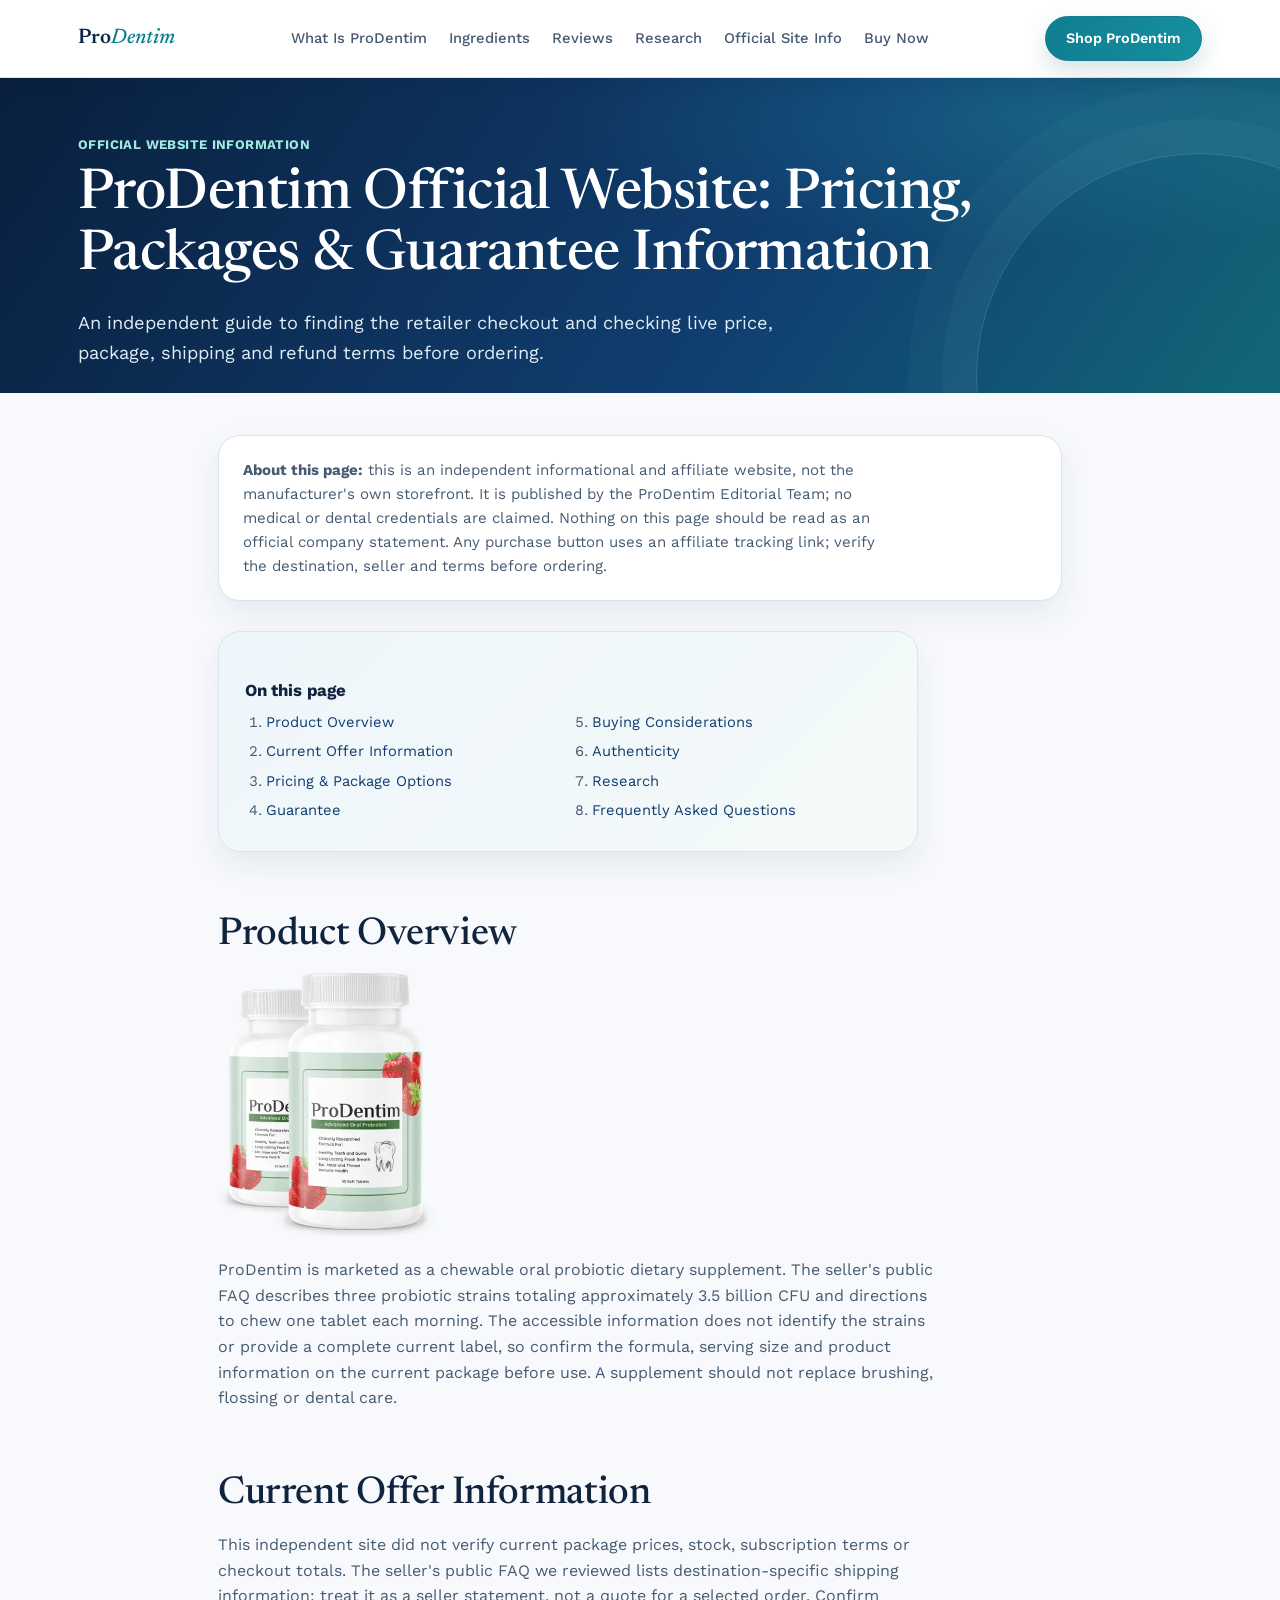
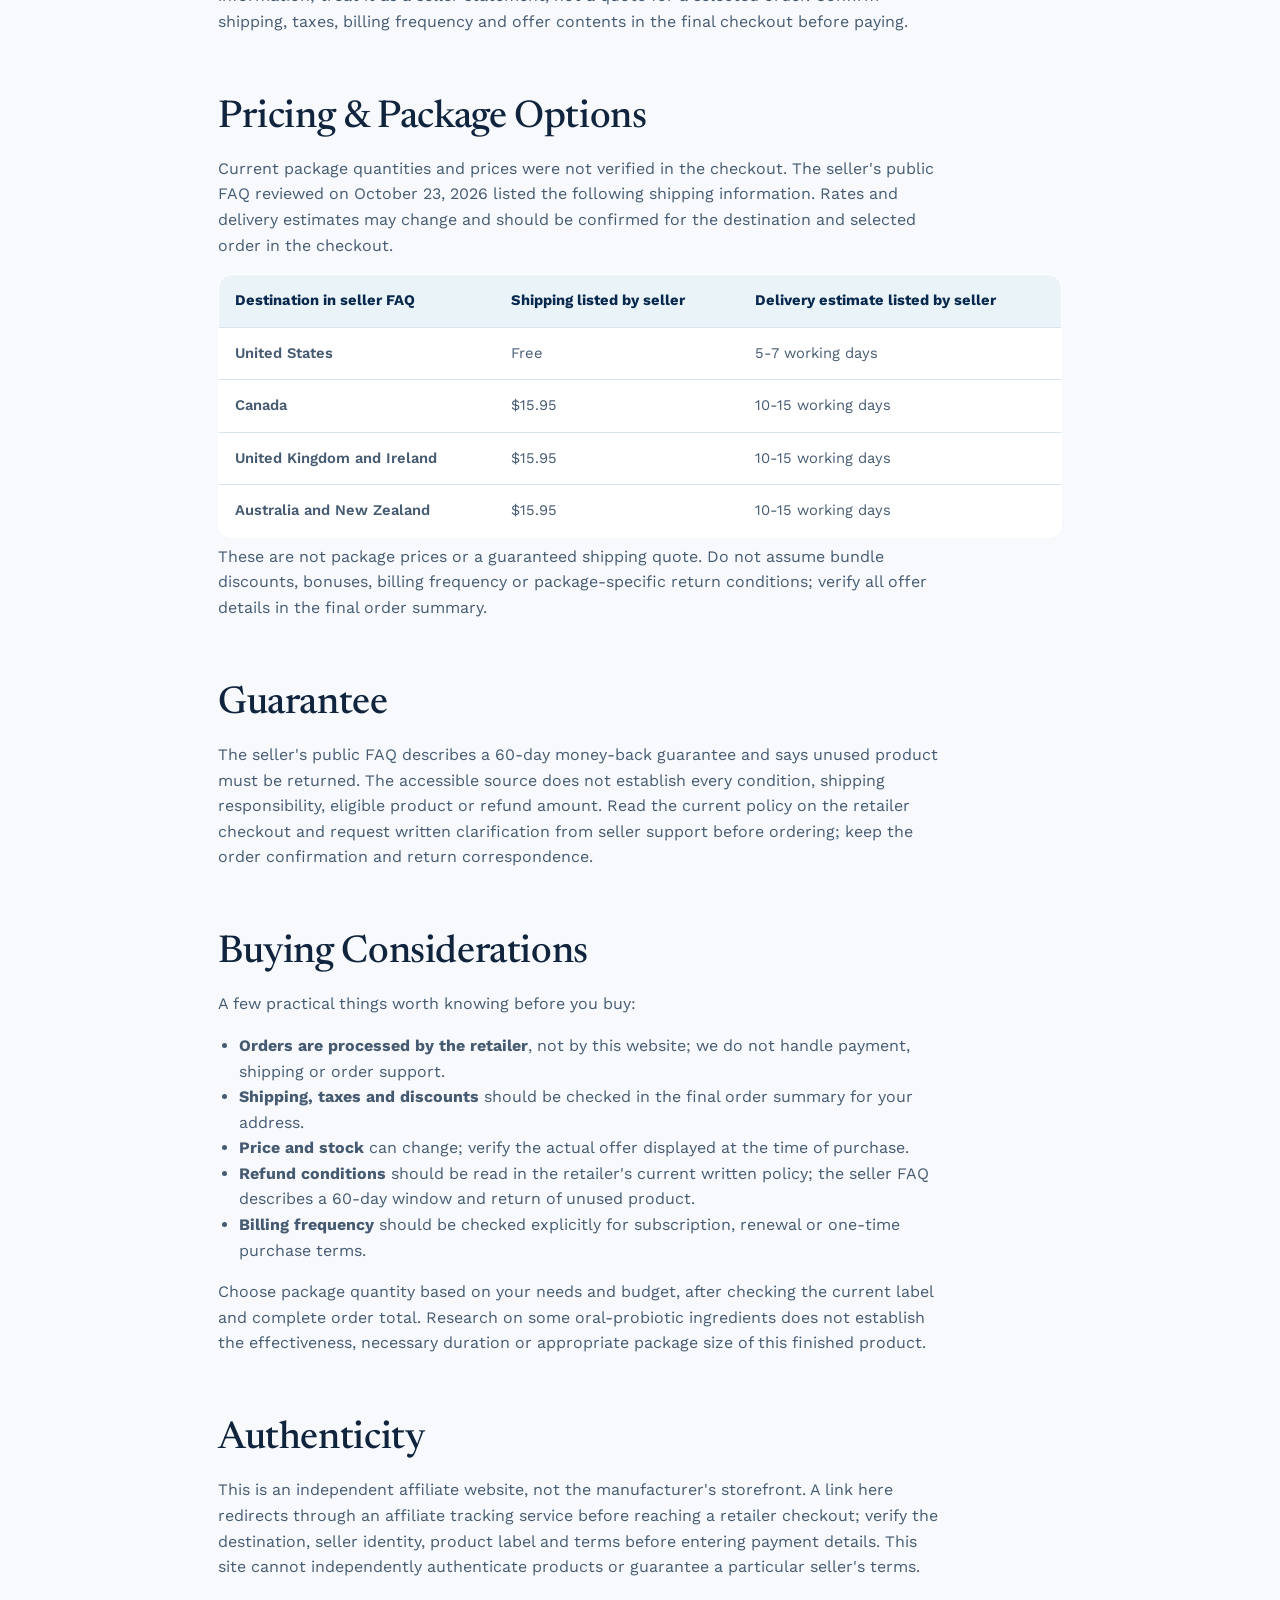
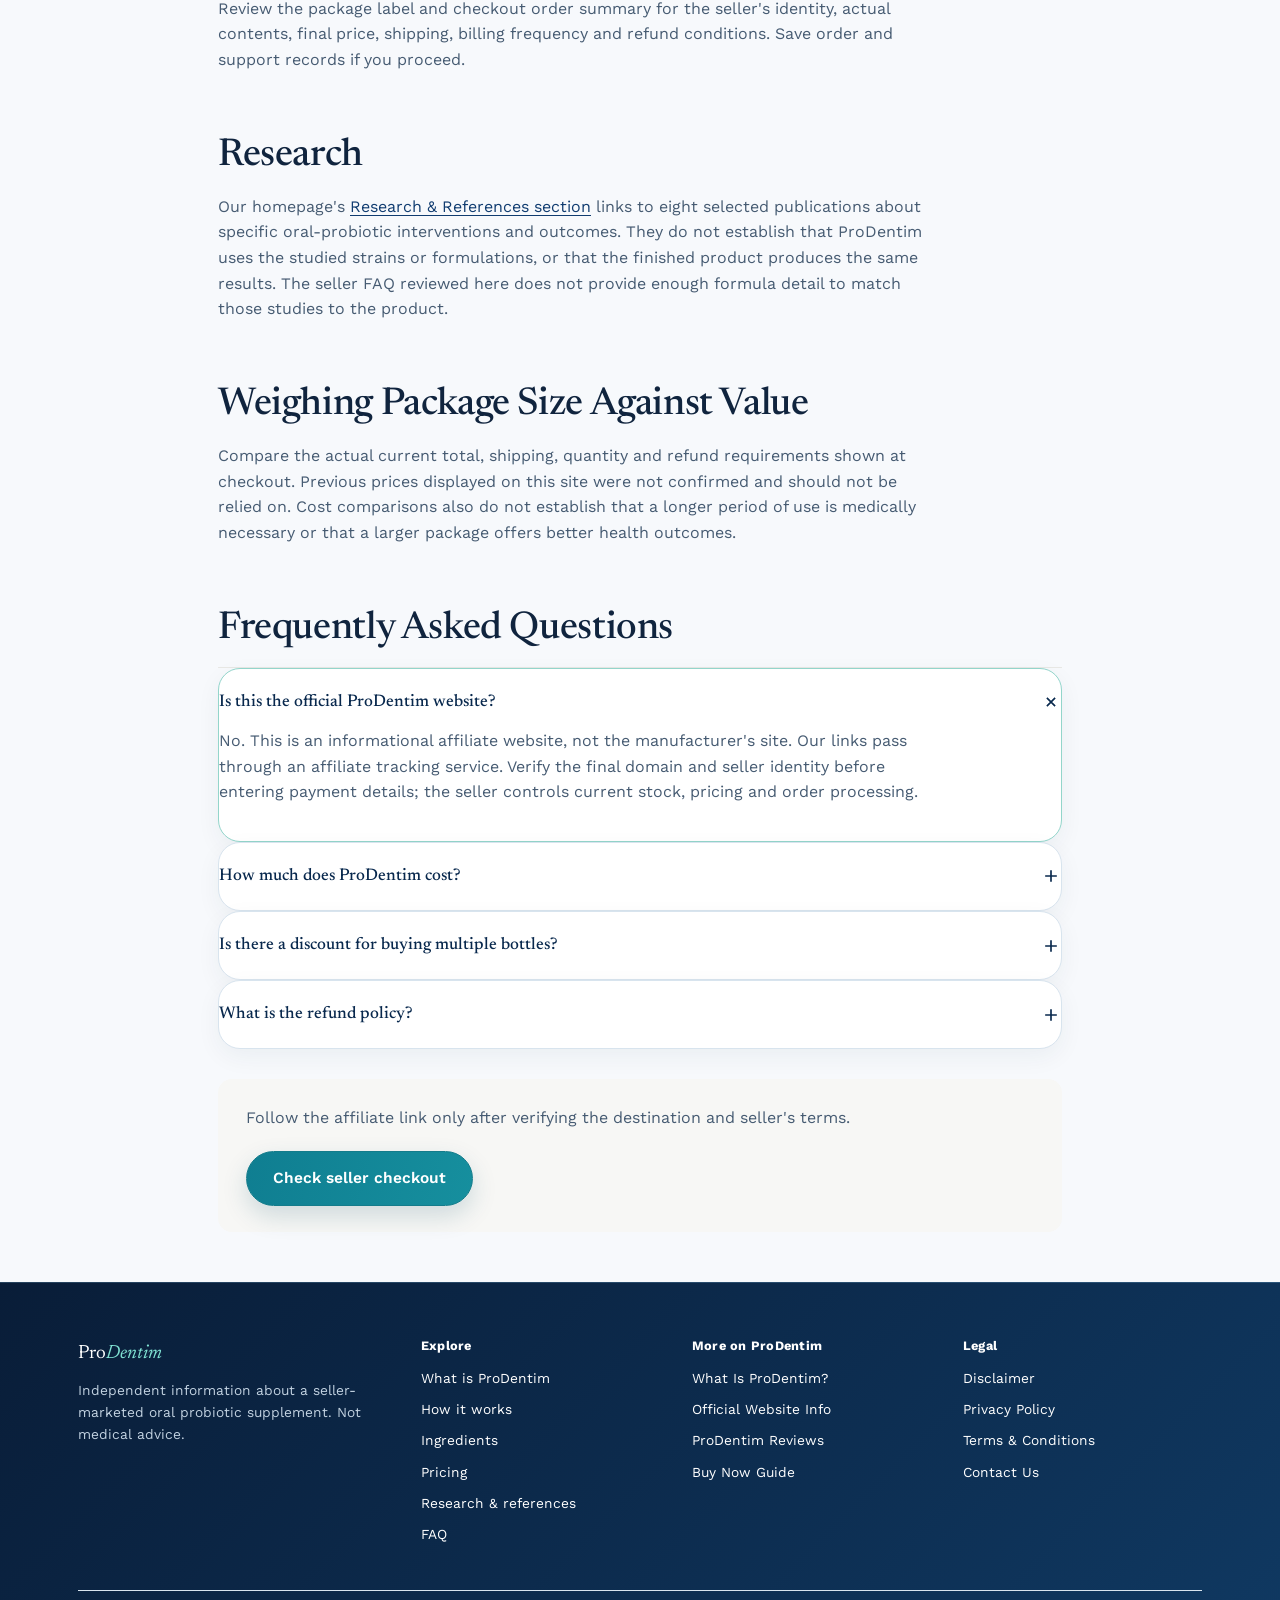
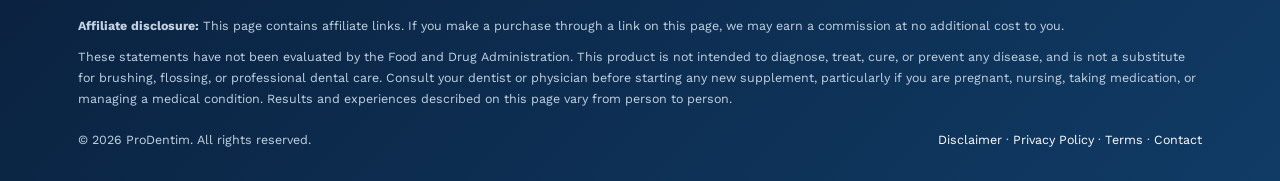
<file: official-website.html>
﻿<!DOCTYPE html>
<html lang="en">
<head>
<meta charset="UTF-8">
<meta name="viewport" content="width=device-width, initial-scale=1.0">
<title>ProDentim Official Website: Checkout &amp; Refund Guide</title>
<meta name="description" content="Independent ProDentim seller and checkout guide. Verify the destination, current price, order details and refund terms before paying.">
<link rel="canonical" href="https://www.priodentim.com/official-website">
<meta name="robots" content="index, follow">
<meta name="author" content="ProDentim Editorial Team">
<meta property="og:type" content="article">
<meta property="og:site_name" content="ProDentim">
<meta property="og:title" content="ProDentim Official Website: Checkout &amp; Refund Guide">
<meta property="og:description" content="Independent ProDentim seller and checkout guide. Verify the destination, current price, order details and refund terms before paying.">
<meta property="og:url" content="https://www.priodentim.com/official-website">
<meta property="og:image" content="https://www.priodentim.com/assets/images/prodentim-bottle-oral-probiotic-supplement.png">
<meta property="og:locale" content="en_US">
<meta name="twitter:card" content="summary_large_image">
<meta name="twitter:title" content="ProDentim Official Website: Checkout &amp; Refund Guide">
<meta name="twitter:description" content="Independent ProDentim seller and checkout guide. Verify the destination, current price, order details and refund terms before paying.">
<meta name="twitter:image" content="https://www.priodentim.com/assets/images/prodentim-bottle-oral-probiotic-supplement.png">
<link rel="icon" href="assets/images/prodentim-bottle-oral-probiotic-supplement.webp" type="image/webp">
<link rel="preconnect" href="https://fonts.googleapis.com">
<link rel="preconnect" href="https://fonts.gstatic.com" crossorigin>
<link href="https://fonts.googleapis.com/css2?family=Newsreader:ital,opsz,wght@0,6..72,400;0,6..72,500;0,6..72,600;1,6..72,500&family=Work+Sans:wght@400;500;600;700&display=swap" rel="stylesheet">
<link rel="stylesheet" href="styles.css">
<script type="application/ld+json">
{
  "@context": "https://schema.org",
  "@graph": [
    {
      "@type": "WebPage",
      "@id": "https://www.priodentim.com/official-website#webpage",
      "url": "https://www.priodentim.com/official-website",
      "name": "ProDentim Official Website: Checkout &amp; Refund Guide",
      "description": "Independent ProDentim seller and checkout guide. Verify the destination, current price, order details and refund terms before paying.",
      "isPartOf": { "@id": "https://www.priodentim.com/#website" }
    },
    {
      "@type": "BreadcrumbList",
      "itemListElement": [
        { "@type": "ListItem", "position": 1, "name": "Home", "item": "https://www.priodentim.com/" },
        { "@type": "ListItem", "position": 2, "name": "ProDentim Official Website", "item": "https://www.priodentim.com/official-website" }
      ]
    }
  ]
}
</script>
<style>

  :root{
    --ink:#171717;
    --ink-soft:#4A4A47;
    --ink-faint:#777773;
    --mist:#FAFAF8;
    --mist-deep:#F7F7F5;
    --panel:#ffffff;
    --accent:#171717;
    --accent-deep:#171717;
    --accent-soft:#F7F7F5;
    --accent-soft-2:#F7F7F5;
    --ink-accent:#171717;
    --ink-accent-deep:#171717;
    --neutral-accent:#FFFFFF;
    --neutral-accent-deep:#FFFFFF;
    --line:#E8E8E5;
    --line-soft:#F0F0ED;
    --radius-s:6px;
    --radius-m:14px;
    --font-display:"Newsreader", Georgia, serif;
    --font-body:"Work Sans", -apple-system, BlinkMacSystemFont, "Segoe UI", sans-serif;
  }

  :root{ color-scheme: light; }
  @media (prefers-color-scheme: light){
    :root:not([data-theme="light"]){
      --ink:#171717; --ink-soft:#4A4A47; --ink-faint:#777773;
      --mist:#FFFFFF; --mist-deep:#FAFAF8; --panel:#FFFFFF;
      --accent:#171717; --accent-deep:#171717; --accent-soft:#F7F7F5; --accent-soft-2:#F7F7F5;
      --line:#E8E8E5; --line-soft:#F0F0ED;
    }
  }
  :root[data-theme="light"]{
    --ink:#171717; --ink-soft:#4A4A47; --ink-faint:#777773;
    --mist:#FFFFFF; --mist-deep:#FAFAF8; --panel:#FFFFFF;
    --accent:#171717; --accent-deep:#171717; --accent-soft:#F7F7F5; --accent-soft-2:#F7F7F5;
    --line:#E8E8E5; --line-soft:#F0F0ED;
  }

  *{box-sizing:border-box;}
  html{scroll-behavior:smooth;}
  body{margin:0;background:var(--mist);color:var(--ink);font-family:var(--font-body);font-size:16px;line-height:1.6;-webkit-font-smoothing:antialiased;}
  img{max-width:100%;display:block;}
  a{color:inherit;}
  a:focus-visible, button:focus-visible, summary:focus-visible, .btn:focus-visible{outline:3px solid var(--accent-deep); outline-offset:2px;}
  .wrap{max-width:1180px;margin:0 auto;padding:0 28px;}
  section{position:relative;}
  .visually-hidden{position:absolute; width:1px; height:1px; overflow:hidden; clip:rect(0 0 0 0); white-space:nowrap;}

  h1,h2,h3,h4{font-family:var(--font-display);font-weight:600;color:var(--ink);margin:0 0 0.4em;letter-spacing:-0.01em;}
  h1{font-size:clamp(2.4rem,4.4vw,3.5rem); line-height:1.08; font-weight:500;}
  h2{font-size:clamp(1.8rem,3vw,2.4rem); line-height:1.16; font-weight:500;}
  h3{font-size:1.24rem; font-weight:600;}
  p{margin:0 0 1em; color:var(--ink-soft); max-width:62ch;}
  .lede{font-size:1.14rem; color:var(--ink-soft);}

  .btn{display:inline-flex; align-items:center; gap:8px; font-family:var(--font-body); font-weight:600; font-size:0.97rem; padding:14px 26px; border-radius:999px; border:1px solid transparent; text-decoration:none; cursor:pointer; transition:transform .18s ease, box-shadow .18s ease, background .18s ease;}
  .btn-primary{background:var(--ink-accent-deep); color:#fff; box-shadow:0 14px 26px -12px rgba(0,0,0,0.5);}
  .btn-primary:hover{background:var(--ink-accent); transform:translateY(-1px); box-shadow:0 18px 30px -12px rgba(0,0,0,0.55);}
  .btn-ghost{background:transparent; color:var(--accent-deep); border-color:var(--accent-deep);}
  .btn-ghost:hover{background:var(--accent-soft);}
  .btn-block{width:100%; justify-content:center;}

  header.site{position:sticky; top:0; z-index:50; background:color-mix(in srgb, var(--mist) 88%, transparent); backdrop-filter:blur(10px); border-bottom:1px solid var(--line-soft);}
  .nav-inner{display:flex; align-items:center; justify-content:space-between; padding:16px 28px; max-width:1180px; margin:0 auto;}
  .brand{display:flex; align-items:baseline; gap:8px; text-decoration:none; color:var(--ink);}
  .brand .mark{font-family:var(--font-display); font-size:1.32rem; font-weight:600;}
  .brand .mark em{font-style:italic; color:var(--ink-accent-deep); font-weight:500;}
  nav.links{display:flex; gap:22px; font-size:0.92rem; flex-wrap:wrap;}
  nav.links a{text-decoration:none; color:var(--ink-soft); transition:color .15s ease;}
  nav.links a:hover{color:var(--accent-deep);}
  .nav-cta{display:flex; align-items:center; gap:18px;}
  .nav-cta .btn{padding:10px 20px; font-size:0.9rem;}
  #nav-toggle{display:none;}
  .burger{display:none;}

  @media (max-width:980px){
    nav.links{position:fixed; inset:64px 0 0 0; background:var(--panel); flex-direction:column; padding:28px; gap:20px; font-size:1.1rem; transform:translateY(-8px); opacity:0; pointer-events:none; transition:opacity .2s ease, transform .2s ease; border-top:1px solid var(--line-soft); overflow-y:auto;}
    #nav-toggle:checked ~ .nav-inner nav.links{opacity:1; transform:translateY(0); pointer-events:auto;}
    .burger{display:block; width:26px; height:20px; position:relative; cursor:pointer;}
    .burger span{position:absolute; left:0; right:0; height:2px; background:var(--ink); transition:transform .2s ease, opacity .2s ease;}
    .burger span:nth-child(1){top:0;} .burger span:nth-child(2){top:9px;} .burger span:nth-child(3){top:18px;}
    #nav-toggle:checked ~ .nav-inner .burger span:nth-child(1){transform:translateY(9px) rotate(45deg);}
    #nav-toggle:checked ~ .nav-inner .burger span:nth-child(2){opacity:0;}
    #nav-toggle:checked ~ .nav-inner .burger span:nth-child(3){transform:translateY(-9px) rotate(-45deg);}
  }

  .hero{padding:60px 0 40px; overflow:hidden;}
  .hero-grid{display:grid; grid-template-columns:1.05fr 0.95fr; gap:40px; align-items:center;}
  @media (max-width:920px){ .hero-grid{grid-template-columns:1fr;} }
  .hero-cta-row{display:flex; gap:14px; flex-wrap:wrap; margin-bottom:26px;}
  .trust-row{display:flex; flex-wrap:wrap; gap:20px; padding-top:18px; border-top:1px solid var(--line);}
  .trust-item{display:flex; align-items:center; gap:8px; font-size:0.85rem; color:var(--ink-soft); font-weight:600;}
  .trust-item svg{width:17px; height:17px; flex:none; color:var(--accent-deep);}

  .hero-art{position:relative; display:flex; align-items:center; justify-content:center; min-height:420px;}
  .art-glow{position:absolute; width:80%; padding-top:80%; border-radius:50%; background:radial-gradient(circle, color-mix(in srgb, var(--accent) 50%, transparent) 0%, transparent 68%); filter:blur(6px); animation:glowPulse 7s ease-in-out infinite;}
  @keyframes glowPulse{ 0%,100%{transform:scale(1); opacity:0.7;} 50%{transform:scale(1.07); opacity:1;} }
  .bottle-stage{position:relative; width:min(460px, 82vw); animation:floatY 6.2s ease-in-out infinite;}
  @keyframes floatY{ 0%,100%{transform:translateY(0) rotate(0deg);} 50%{transform:translateY(-14px) rotate(0.5deg);} }
  .bottle-stage img{position:relative; z-index:2; filter:drop-shadow(0 26px 26px rgba(0,0,0,0.2));}
  .leaf{position:absolute; border-radius:50% 4px; filter:blur(0.5px); opacity:0.6; background:radial-gradient(circle at 32% 30%, var(--accent-soft-2), transparent 72%); animation:drift 11s ease-in-out infinite;}
  .leaf.l1{width:30px; height:38px; top:10%; left:5%; animation-duration:9s;}
  .leaf.l2{width:20px; height:26px; top:64%; left:2%; animation-duration:12s; animation-delay:1.3s;}
  .leaf.l3{width:26px; height:32px; top:16%; right:4%; animation-duration:10s; animation-delay:0.5s;}
  .leaf.l4{width:16px; height:20px; bottom:12%; right:9%; animation-duration:8s; animation-delay:2s;}
  @keyframes drift{ 0%,100%{transform:translate(0,0) rotate(0deg);} 50%{transform:translate(10px,-16px) rotate(8deg);} }
  @media (prefers-reduced-motion:reduce){ .bottle-stage, .art-glow, .leaf{animation:none !important;} }

  .band{padding:84px 0;}
  .band-panel{background:var(--panel);}
  .band-pale{background:var(--accent-soft);}
  .band-contrast{background:var(--ink); color:#4A4A47;}
  .band-contrast h2, .band-contrast h3{color:#fff;}
  .band-contrast p{color:#4A4A47;}
  .section-head{max-width:680px; margin-bottom:46px;}
  .section-head p{margin-top:12px;}
  .section-head.center{margin-left:auto; margin-right:auto; text-align:center;}
  .kicker{font-size:0.78rem; font-weight:700; letter-spacing:0.04em; color:var(--accent-deep); text-transform:uppercase; margin-bottom:10px; display:block;}
  .band-contrast .kicker{color:var(--accent);}

  blockquote.pull{font-family:var(--font-display); font-style:italic; font-weight:500; font-size:clamp(1.35rem,2.2vw,1.85rem); line-height:1.42; color:var(--ink); margin:34px 0; padding-left:26px; border-left:3px solid var(--accent-deep); max-width:54ch;}

  .two-col{display:grid; grid-template-columns:1fr 1fr; gap:56px; align-items:start;}
  @media (max-width:860px){ .two-col{grid-template-columns:1fr; gap:12px;} }
  .callout-box{background:var(--panel); border:1px solid var(--line); border-radius:var(--radius-m); padding:22px 24px; margin-top:18px;}
  .callout-box p{margin-bottom:0; font-size:0.94rem;}
  .callout-box.warn{background:color-mix(in srgb, var(--ink-accent) 7%, var(--panel));}

  .steps{display:grid; grid-template-columns:repeat(3,1fr); gap:34px;}
  @media (max-width:820px){ .steps{grid-template-columns:1fr;} }
  .step .num{font-family:var(--font-display); font-size:2.5rem; font-weight:500; color:var(--accent-deep); line-height:1; margin-bottom:12px; display:block;}
  .step h3{margin-bottom:8px;}
  @media (min-width:821px){
    .steps{position:relative;}
    .step:not(:last-child)::after{content:""; position:absolute; top:20px; left:calc(100% - 6px); width:calc(34px + 12px); border-top:1px dashed var(--accent);}
  }

  .ing-grid{display:grid; grid-template-columns:repeat(3,1fr); gap:1px; background:var(--line); border:1px solid var(--line); border-radius:var(--radius-m); overflow:hidden;}
  @media (max-width:900px){ .ing-grid{grid-template-columns:repeat(2,1fr);} }
  @media (max-width:600px){ .ing-grid{grid-template-columns:1fr;} }
  .ing-cell{background:var(--panel); padding:30px 26px;}
  .ing-cell svg{width:32px; height:32px; color:var(--accent-deep); margin-bottom:14px;}
  .ing-cell h3{font-size:1.05rem; margin-bottom:6px;}
  .ing-cell p{font-size:0.92rem; margin-bottom:10px;}
  .ing-cell a{font-size:0.82rem; font-weight:600; color:var(--accent-deep); text-decoration:none; border-bottom:1px solid var(--accent);}
  .ing-cell a:hover{color:var(--ink-accent-deep); border-color:var(--ink-accent-deep);}
  .cfu-tag{display:inline-block; font-size:0.72rem; font-weight:700; letter-spacing:0.02em; color:var(--ink-accent-deep); background:color-mix(in srgb, var(--ink-accent) 12%, transparent); padding:3px 10px; border-radius:999px; margin-bottom:10px;}

  .pillars{display:grid; grid-template-columns:repeat(3,1fr); gap:40px;}
  @media (max-width:820px){ .pillars{grid-template-columns:1fr;} }
  .pillar .tag{display:inline-block; font-size:0.78rem; font-weight:700; letter-spacing:0.02em; color:var(--accent-deep); background:var(--accent-soft); padding:5px 12px; border-radius:999px; margin-bottom:16px;}

  .who-grid{display:grid; grid-template-columns:repeat(4,1fr); gap:20px;}
  @media (max-width:920px){ .who-grid{grid-template-columns:repeat(2,1fr);} }
  @media (max-width:560px){ .who-grid{grid-template-columns:1fr;} }
  .who-card{background:var(--panel); border:1px solid var(--line); border-radius:var(--radius-m); padding:22px 20px;}
  .who-card h3{font-size:1rem; margin-bottom:6px;}
  .who-card p{font-size:0.88rem; margin-bottom:0;}

  table.compare{width:100%; border-collapse:collapse; background:var(--panel); border-radius:var(--radius-m); overflow:hidden; border:1px solid var(--line); font-size:0.92rem;}
  table.compare th, table.compare td{padding:14px 16px; text-align:left; border-bottom:1px solid var(--line); vertical-align:top;}
  table.compare th{background:var(--accent-soft); font-family:var(--font-body); font-weight:700; color:var(--ink);}
  table.compare tr:last-child td{border-bottom:none;}
  table.compare td:first-child{font-weight:600; white-space:nowrap;}
  .table-wrap{overflow-x:auto; margin:8px 0 6px;}

  .pricing-grid{display:grid; grid-template-columns:repeat(3,1fr); gap:26px; align-items:stretch;}
  @media (max-width:920px){ .pricing-grid{grid-template-columns:1fr; max-width:420px; margin:0 auto;} }
  .price-card{background:var(--panel); border:1px solid var(--line); border-radius:var(--radius-m); padding:30px 26px 26px; display:flex; flex-direction:column; position:relative;}
  .price-card.featured{border-color:var(--ink-accent-deep); box-shadow:0 26px 50px -22px rgba(0,0,0,0.35); transform:translateY(-10px);}
  @media (max-width:920px){ .price-card.featured{transform:none;} }
  .ribbon{position:absolute; top:-13px; left:50%; transform:translateX(-50%); background:var(--ink-accent-deep); color:#fff; font-size:0.72rem; font-weight:700; letter-spacing:0.03em; padding:6px 16px; border-radius:999px; box-shadow:0 8px 16px -6px rgba(0,0,0,0.45);}
  .plan-name{font-size:0.82rem; font-weight:700; color:var(--ink-faint); margin-bottom:6px;}
  .plan-supply{font-family:var(--font-display); font-size:1.5rem; margin-bottom:2px;}
  .plan-days{font-size:0.85rem; color:var(--ink-faint); margin-bottom:18px;}
  .plan-bottles{display:flex; align-items:flex-end; justify-content:center; height:120px; margin-bottom:18px;}
  .plan-bottles img{max-height:100%; width:auto; filter:drop-shadow(0 10px 14px rgba(0,0,0,0.18));}
  .save-badge{font-size:0.8rem; font-weight:700; color:var(--accent-deep); background:color-mix(in srgb, var(--accent) 20%, transparent); padding:6px 12px; border-radius:var(--radius-s); display:inline-block; margin-bottom:14px;}
  .plan-price{display:flex; align-items:baseline; gap:6px; margin-bottom:2px;}
  .plan-price .amt{font-family:var(--font-display); font-size:2.35rem; font-weight:600;}
  .plan-price .per{font-size:0.88rem; color:var(--ink-faint);}
  .plan-total{font-size:0.86rem; color:var(--ink-faint); margin-bottom:20px;}
  .plan-total s{color:var(--ink-faint); opacity:0.7; margin-right:4px;}
  .plan-total b{color:var(--ink);}
  .price-card ul{list-style:none; margin:0 0 22px; padding:0; font-size:0.88rem; color:var(--ink-soft); flex:1;}
  .price-card ul li{display:flex; gap:8px; padding:5px 0; align-items:flex-start;}
  .price-card ul li svg{width:15px; height:15px; flex:none; margin-top:3px; color:var(--accent-deep);}
  .price-note{font-size:0.84rem; color:var(--ink-faint); margin-top:26px; max-width:70ch;}

  .bonus-strip{display:grid; grid-template-columns:repeat(3,1fr); gap:22px; margin-top:44px;}
  @media (max-width:760px){ .bonus-strip{grid-template-columns:1fr; max-width:340px; margin-left:auto; margin-right:auto;} }
  .bonus-card{background:var(--panel); border:1px solid var(--line); border-radius:var(--radius-m); overflow:hidden; text-align:center;}
  .bonus-card img{width:100%; height:200px; object-fit:cover;}
  .bonus-ph{height:200px; background:linear-gradient(160deg, var(--accent-soft), var(--accent-soft-2)); display:flex; align-items:center; justify-content:center;}
  .bonus-ph svg{width:52px; height:52px; color:var(--accent-deep);}
  .bonus-card .b-body{padding:18px 18px 22px;}
  .bonus-card .b-tag{font-size:0.72rem; font-weight:700; color:var(--neutral-accent-deep); background:color-mix(in srgb, var(--neutral-accent) 16%, transparent); padding:3px 10px; border-radius:999px; display:inline-block; margin-bottom:8px;}
  .bonus-card h3{font-size:1rem; margin-bottom:4px;}
  .bonus-card p{font-size:0.86rem; margin:0;}

  .guarantee{display:grid; grid-template-columns:auto 1fr; gap:32px; align-items:center;}
  @media (max-width:700px){ .guarantee{grid-template-columns:1fr; text-align:center;} .guarantee .seal-img{margin:0 auto;} }
  .seal-img{width:132px; height:132px; flex:none;}

  .consider-grid{display:grid; grid-template-columns:repeat(2,1fr); gap:22px;}
  @media (max-width:760px){ .consider-grid{grid-template-columns:1fr;} }
  .consider{background:var(--panel); border:1px solid var(--line); border-radius:var(--radius-m); padding:26px 26px 22px;}
  .consider h3{font-size:1rem; margin-bottom:8px;}
  .consider p{font-size:0.92rem; margin-bottom:0; color:var(--ink);}

  .ref-list{list-style:none; margin:0; padding:0; border-top:1px solid var(--line);}
  .ref-list li{display:grid; grid-template-columns:32px 1fr; gap:16px; padding:20px 0; border-bottom:1px solid var(--line);}
  .ref-list .idx{font-family:var(--font-display); color:var(--accent-deep); font-weight:600; font-size:1.1rem;}
  .ref-list h4{margin:0 0 4px; font-size:1rem; font-family:var(--font-body); font-weight:700; color:var(--ink);}
  .ref-list p{margin:0 0 6px; font-size:0.92rem;}
  .ref-list .meta{font-size:0.8rem; color:var(--ink-faint); margin-bottom:6px;}
  .ref-list a{font-size:0.86rem; color:var(--accent-deep); text-decoration:none; word-break:break-word;}
  .ref-list a:hover{color:var(--ink-accent-deep);}
  .ref-note{font-size:0.85rem; color:var(--ink-faint); margin-top:22px; max-width:70ch;}
  .ref-toggle-wrap{margin-top:22px;}

  .faq{border-top:1px solid var(--line);}
  .faq details{border-bottom:1px solid var(--line); padding:20px 0;}
  .faq summary{list-style:none; cursor:pointer; display:flex; justify-content:space-between; align-items:center; gap:20px; font-family:var(--font-display); font-size:1.06rem; color:var(--ink); font-weight:500;}
  .faq summary::-webkit-details-marker{display:none;}
  .faq summary .chev{flex:none; width:20px; height:20px; transition:transform .22s ease; color:var(--accent-deep);}
  .faq details[open] summary .chev{transform:rotate(135deg);}
  .faq .a{padding-top:12px; max-width:70ch;}

  .badges-row{margin-top:18px; opacity:0.9;}
  .badges-row img{max-width:420px; width:100%;}

  .final-cta{text-align:center; padding:92px 0;}
  .final-cta h2{max-width:18ch; margin-left:auto; margin-right:auto;}
  .final-cta p{max-width:52ch; margin-left:auto; margin-right:auto;}

  footer{background:var(--ink); color:#4A4A47; padding:56px 0 30px; font-size:0.86rem;}
  footer a{color:#4A4A47; text-decoration:none;}
  footer a:hover{color:#fff;}
  .footer-grid{display:grid; grid-template-columns:1.3fr 1fr 1fr 1fr; gap:32px; margin-bottom:36px;}
  @media (max-width:720px){ .footer-grid{grid-template-columns:1fr; gap:28px;} }
  .footer-grid h2{color:#fff; font-size:0.8rem; letter-spacing:0.02em; margin:0 0 14px; font-family:var(--font-body); font-weight:700;}
  .footer-grid ul{list-style:none; margin:0; padding:0;}
  .footer-grid li{margin-bottom:9px;}
  .footer-brand .mark{font-family:var(--font-display); font-size:1.2rem; color:#fff; margin-bottom:10px; display:block;}
  .disclaimer{border-top:1px solid #E8E8E5; padding-top:24px; color:#777773; font-size:0.78rem; line-height:1.7;}
  .disclaimer p{color:#777773; max-width:none; margin-bottom:10px;}
  .foot-bottom{display:flex; justify-content:space-between; flex-wrap:wrap; gap:10px; margin-top:20px; color:#777773; font-size:0.78rem;}

</style>

<style>
  .page-hero{padding:56px 0 8px;}
  .page-hero .kicker{font-size:0.82rem; font-weight:700; letter-spacing:0.03em; color:var(--accent-deep); margin-bottom:10px;}
  .page-hero .updated{font-size:0.85rem; color:var(--ink-faint); margin-bottom:0;}
  .page-hero p.lede{max-width:70ch;}
  article.prose{padding:24px 0 20px;}
  article.prose h2{margin-top:1.6em;}
  article.prose h3{margin-top:1.3em;}
  article.prose p, article.prose li{max-width:72ch;}
  article.prose ul, article.prose ol{padding-left:1.3em; color:var(--ink-soft);}
  .toc{background:var(--panel); border:1px solid var(--line); border-radius:var(--radius-m); padding:22px 26px; margin:30px 0; max-width:70ch;}
  .toc h2{font-size:1.05rem; margin-bottom:10px; font-family:var(--font-body); font-weight:700;}
  .toc ol{margin:0; padding-left:1.2em; columns:2; column-gap:28px;}
  .toc li{margin-bottom:6px; font-size:0.92rem;}
  .toc a{color:var(--accent-deep); text-decoration:none;}
  .toc a:hover{color:var(--ink-accent-deep);}
  @media (max-width:600px){ .toc ol{columns:1;} }
  .inline-cta{background:var(--accent-soft); border-radius:var(--radius-m); padding:26px 28px; margin:30px 0; display:flex; align-items:center; justify-content:space-between; gap:20px; flex-wrap:wrap;}
  .inline-cta p{margin:0; max-width:44ch;}
</style>

</head>
<body>
<a class="visually-hidden" href="#main-content">Skip to content</a>
<header class="site">
  <input type="checkbox" id="nav-toggle">
  <div class="nav-inner">
    <a class="brand" href="index.html"><span class="mark">Pro<em>Dentim</em></span></a>
    <nav class="links">
      <a href="prodentim.html">What Is ProDentim</a>
      <a href="index.html#ingredients">Ingredients</a>
      <a href="reviews.html">Reviews</a>
      <a href="index.html#research">Research</a>
      <a href="official-website.html">Official Site Info</a>
      <a href="buy-now.html">Buy Now</a>
    </nav>
    <div class="nav-cta">
      <a class="btn btn-primary" href="https://3ca2e4vkmg607u0j-jn0odqj1n.hop.clickbank.net" target="_blank" rel="nofollow sponsored noopener">Shop ProDentim</a>
      <label class="burger" for="nav-toggle"><span></span><span></span><span></span></label>
    </div>
  </div>
</header>

<section class="page-hero">
  <div class="wrap">
    <div class="kicker">Official Website Information</div>
    <h1 id="main-content">ProDentim Official Website: Pricing, Packages &amp; Guarantee Information</h1>
    <p class="lede">An independent guide to finding the retailer checkout and checking live price, package, shipping and refund terms before ordering.</p>
  </div>
</section>

<article class="prose">
  <div class="wrap">
    <div class="callout-box" style="margin-bottom:30px;">
      <p><strong>About this page:</strong> this is an independent informational and affiliate website, not the manufacturer's own storefront. It is published by the ProDentim Editorial Team; no medical or dental credentials are claimed. Nothing on this page should be read as an official company statement. Any purchase button uses an affiliate tracking link; verify the destination, seller and terms before ordering.</p>
    </div>

    <div class="toc">
      <h2>On this page</h2>
      <ol>
        <li><a href="#overview">Product Overview</a></li>
        <li><a href="#offer">Current Offer Information</a></li>
        <li><a href="#pricing">Pricing &amp; Package Options</a></li>
        <li><a href="#guarantee">Guarantee</a></li>
        <li><a href="#buying">Buying Considerations</a></li>
        <li><a href="#authenticity">Authenticity</a></li>
        <li><a href="#research">Research</a></li>
        <li><a href="#faq">Frequently Asked Questions</a></li>
      </ol>
    </div>

    <h2 id="overview">Product Overview</h2>
    <div style="max-width:220px; margin:0 0 20px;">
      <picture>
        <source srcset="assets/images/prodentim-two-bottles-oral-probiotic.webp" type="image/webp">
        <img src="assets/images/prodentim-two-bottles-oral-probiotic.png" alt="Two bottles of ProDentim oral probiotic supplement" loading="lazy" width="220" height="240">
      </picture>
    </div>
    <p>ProDentim is marketed as a chewable oral probiotic dietary supplement. The seller's public FAQ describes three probiotic strains totaling approximately 3.5 billion CFU and directions to chew one tablet each morning. The accessible information does not identify the strains or provide a complete current label, so confirm the formula, serving size and product information on the current package before use. A supplement should not replace brushing, flossing or dental care.</p>

    <h2 id="offer">Current Offer Information</h2>
    <p>This independent site did not verify current package prices, stock, subscription terms or checkout totals. The seller's public FAQ we reviewed lists destination-specific shipping information; treat it as a seller statement, not a quote for a selected order. Confirm shipping, taxes, billing frequency and offer contents in the final checkout before paying.</p>

    <h2 id="pricing">Pricing &amp; Package Options</h2>
    <p>Current package quantities and prices were not verified in the checkout. The seller's public FAQ reviewed on October 23, 2026 listed the following shipping information. Rates and delivery estimates may change and should be confirmed for the destination and selected order in the checkout.</p>
    <div class="table-wrap">
      <table class="compare">
        <thead><tr><th scope="col">Destination in seller FAQ</th><th scope="col">Shipping listed by seller</th><th scope="col">Delivery estimate listed by seller</th></tr></thead>
        <tbody>
          <tr><td>United States</td><td>Free</td><td>5-7 working days</td></tr>
          <tr><td>Canada</td><td>$15.95</td><td>10-15 working days</td></tr>
          <tr><td>United Kingdom and Ireland</td><td>$15.95</td><td>10-15 working days</td></tr>
          <tr><td>Australia and New Zealand</td><td>$15.95</td><td>10-15 working days</td></tr>
        </tbody>
      </table>
    </div>
    <p>These are not package prices or a guaranteed shipping quote. Do not assume bundle discounts, bonuses, billing frequency or package-specific return conditions; verify all offer details in the final order summary.</p>

    <h2 id="guarantee">Guarantee</h2>
    <p>The seller's public FAQ describes a 60-day money-back guarantee and says unused product must be returned. The accessible source does not establish every condition, shipping responsibility, eligible product or refund amount. Read the current policy on the retailer checkout and request written clarification from seller support before ordering; keep the order confirmation and return correspondence.</p>

    <h2 id="buying">Buying Considerations</h2>
    <p>A few practical things worth knowing before you buy:</p>
    <ul>
      <li><strong>Orders are processed by the retailer</strong>, not by this website; we do not handle payment, shipping or order support.</li>
      <li><strong>Shipping, taxes and discounts</strong> should be checked in the final order summary for your address.</li>
      <li><strong>Price and stock</strong> can change; verify the actual offer displayed at the time of purchase.</li>
      <li><strong>Refund conditions</strong> should be read in the retailer's current written policy; the seller FAQ describes a 60-day window and return of unused product.</li>
      <li><strong>Billing frequency</strong> should be checked explicitly for subscription, renewal or one-time purchase terms.</li>
    </ul>
    <p>Choose package quantity based on your needs and budget, after checking the current label and complete order total. Research on some oral-probiotic ingredients does not establish the effectiveness, necessary duration or appropriate package size of this finished product.</p>

    <h2 id="authenticity">Authenticity</h2>
    <p>This is an independent affiliate website, not the manufacturer's storefront. A link here redirects through an affiliate tracking service before reaching a retailer checkout; verify the destination, seller identity, product label and terms before entering payment details. This site cannot independently authenticate products or guarantee a particular seller's terms.</p>
    <p>Review the package label and checkout order summary for the seller's identity, actual contents, final price, shipping, billing frequency and refund conditions. Save order and support records if you proceed.</p>

    <h2 id="research">Research</h2>
    <p>Our homepage's <a class="link" href="index.html#research" style="color:var(--accent-deep); text-decoration:underline;">Research &amp; References section</a> links to eight selected publications about specific oral-probiotic interventions and outcomes. They do not establish that ProDentim uses the studied strains or formulations, or that the finished product produces the same results. The seller FAQ reviewed here does not provide enough formula detail to match those studies to the product.</p>

    <h2 id="value">Weighing Package Size Against Value</h2>
    <p>Compare the actual current total, shipping, quantity and refund requirements shown at checkout. Previous prices displayed on this site were not confirmed and should not be relied on. Cost comparisons also do not establish that a longer period of use is medically necessary or that a larger package offers better health outcomes.</p>

    <h2 id="faq">Frequently Asked Questions</h2>
    <div class="faq">
      <details open>
        <summary>Is this the official ProDentim website?<svg class="chev" viewBox="0 0 24 24" fill="none" stroke="currentColor" stroke-width="2" aria-hidden="true"><path d="M12 5v14M5 12h14"/></svg></summary>
        <div class="a"><p>No. This is an informational affiliate website, not the manufacturer's site. Our links pass through an affiliate tracking service. Verify the final domain and seller identity before entering payment details; the seller controls current stock, pricing and order processing.</p></div>
      </details>
      <details>
        <summary>How much does ProDentim cost?<svg class="chev" viewBox="0 0 24 24" fill="none" stroke="currentColor" stroke-width="2" aria-hidden="true"><path d="M12 5v14M5 12h14"/></svg></summary>
        <div class="a"><p>Current prices were not independently verified. Check the retailer's checkout for the final item price, taxes, shipping, quantity and billing terms before paying.</p></div>
      </details>
      <details>
        <summary>Is there a discount for buying multiple bottles?<svg class="chev" viewBox="0 0 24 24" fill="none" stroke="currentColor" stroke-width="2" aria-hidden="true"><path d="M12 5v14M5 12h14"/></svg></summary>
        <div class="a"><p>Package discounts and bonuses were not independently verified. Check the current offer and included items in the checkout order summary.</p></div>
      </details>
      <details>
        <summary>What is the refund policy?<svg class="chev" viewBox="0 0 24 24" fill="none" stroke="currentColor" stroke-width="2" aria-hidden="true"><path d="M12 5v14M5 12h14"/></svg></summary>
        <div class="a"><p>The seller FAQ describes a 60-day money-back guarantee and return of unused product. Confirm current conditions and contact seller support using the details in your order confirmation.</p></div>
      </details>
    </div>

    <div class="inline-cta">
      <p>Follow the affiliate link only after verifying the destination and seller's terms.</p>
      <a class="btn btn-primary" href="https://3ca2e4vkmg607u0j-jn0odqj1n.hop.clickbank.net" target="_blank" rel="nofollow sponsored noopener">Check seller checkout</a>
    </div>
  </div>
</article>
<footer>
  <div class="wrap">
    <div class="footer-grid">
      <div class="footer-brand">
        <span class="mark">Pro<em style="font-style:italic;color:var(--accent);">Dentim</em></span>
        <p style="color:#777773; max-width:34ch;">Independent information about a seller-marketed oral probiotic supplement. Not medical advice.</p>
      </div>
      <div>
        <h2>Explore</h2>
        <ul>
          <li><a href="index.html#what-is-prodentim">What is ProDentim</a></li>
          <li><a href="index.html#how-it-works">How it works</a></li>
          <li><a href="index.html#ingredients">Ingredients</a></li>
          <li><a href="index.html#pricing">Pricing</a></li>
          <li><a href="index.html#research">Research &amp; references</a></li>
          <li><a href="index.html#faq">FAQ</a></li>
        </ul>
      </div>
      <div>
        <h2>More on ProDentim</h2>
        <ul>
          <li><a href="prodentim.html">What Is ProDentim?</a></li>
          <li><a href="official-website.html">Official Website Info</a></li>
          <li><a href="reviews.html">ProDentim Reviews</a></li>
          <li><a href="buy-now.html">Buy Now Guide</a></li>
        </ul>
      </div>
      <div>
        <h2>Legal</h2>
        <ul>
          <li><a href="disclaimer.html">Disclaimer</a></li>
          <li><a href="privacy-policy.html">Privacy Policy</a></li>
          <li><a href="terms-conditions.html">Terms &amp; Conditions</a></li>
          <li><a href="contact.html">Contact Us</a></li>
        </ul>
      </div>
    </div>
    <div class="disclaimer">
      <p><strong>Affiliate disclosure:</strong> This page contains affiliate links. If you make a purchase through a link on this page, we may earn a commission at no additional cost to you.</p>
      <p>These statements have not been evaluated by the Food and Drug Administration. This product is not intended to diagnose, treat, cure, or prevent any disease, and is not a substitute for brushing, flossing, or professional dental care. Consult your dentist or physician before starting any new supplement, particularly if you are pregnant, nursing, taking medication, or managing a medical condition. Results and experiences described on this page vary from person to person.</p>
      <div class="foot-bottom">
        <span>&copy; 2026 ProDentim. All rights reserved.</span>
        <span><a href="disclaimer.html">Disclaimer</a> &middot; <a href="privacy-policy.html">Privacy Policy</a> &middot; <a href="terms-conditions.html">Terms</a> &middot; <a href="contact.html">Contact</a></span>
      </div>
    </div>
  </div>
</footer>
<script src="site.js" defer></script>
</body>
</html>
</file>
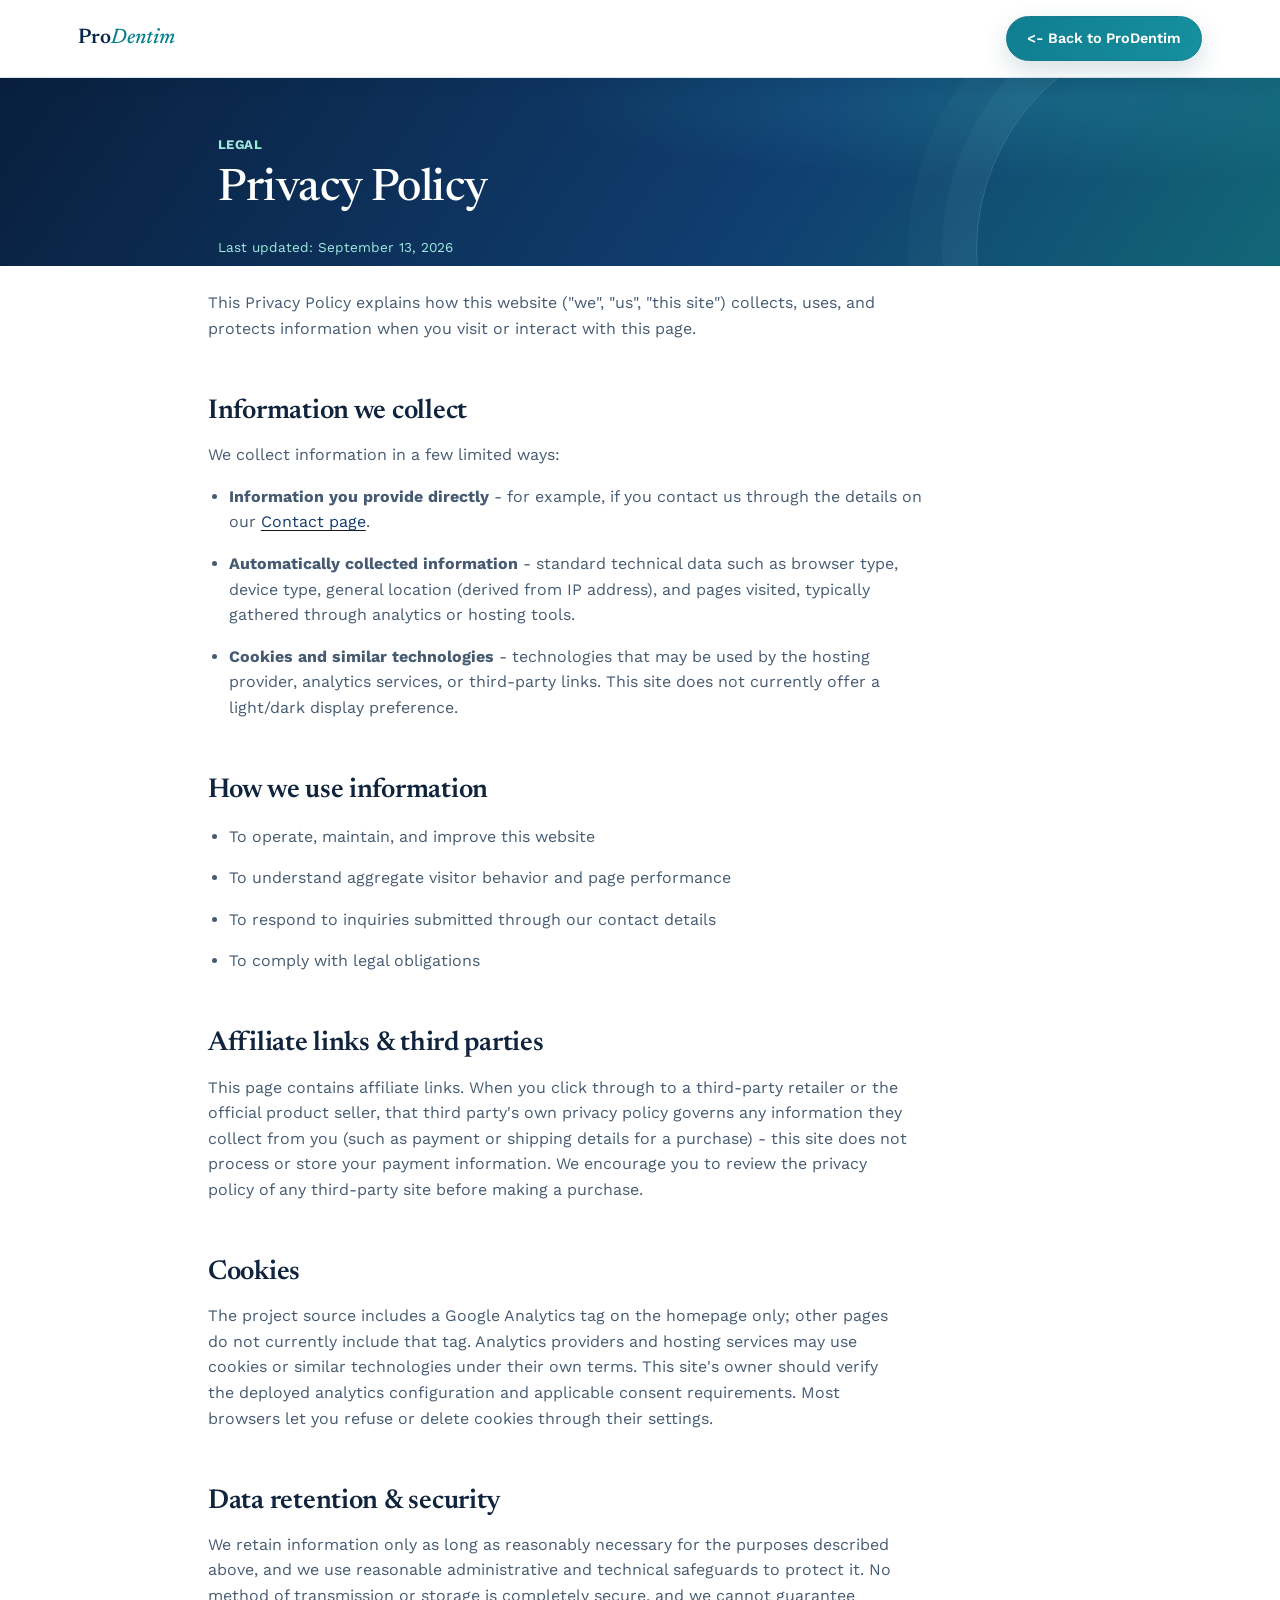
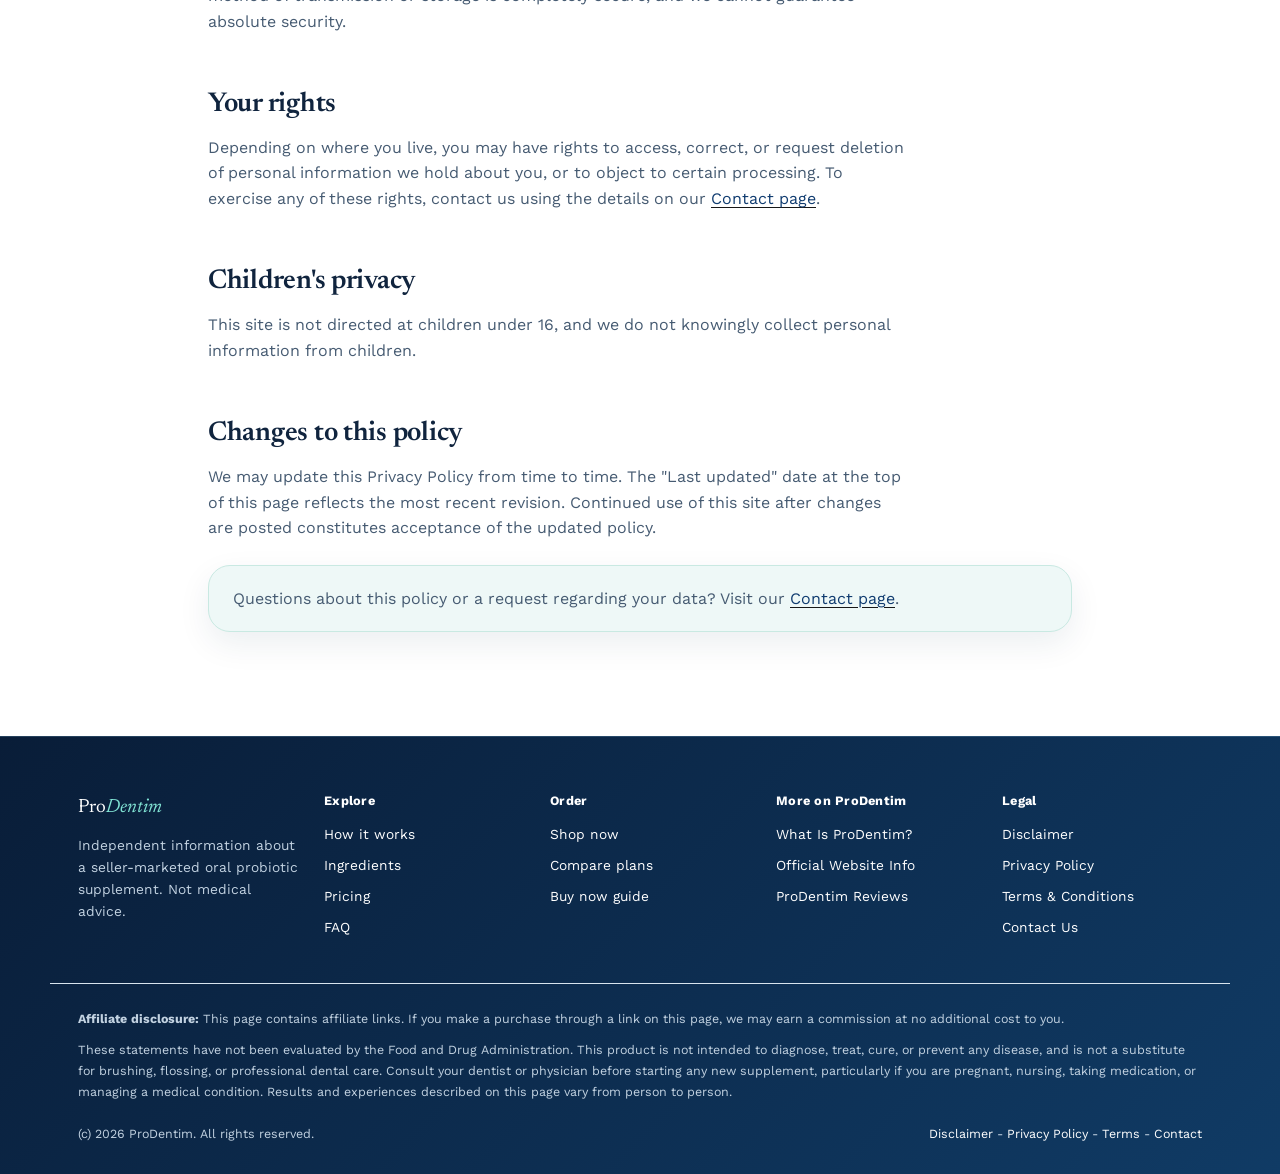
<file: privacy-policy.html>
﻿<!DOCTYPE html>
<html lang="en">
<head>
<meta charset="UTF-8">
<meta name="viewport" content="width=device-width, initial-scale=1.0">
<title>Privacy Policy | ProDentim</title>
<meta name="description" content="Learn what information this ProDentim website may collect through analytics and affiliate links, how it is used, and how to manage browser cookies.">
<link rel="canonical" href="https://www.priodentim.com/privacy-policy">
<meta name="robots" content="index, follow">
<meta name="author" content="ProDentim Editorial Team">
<meta property="og:type" content="website">
<meta property="og:site_name" content="ProDentim">
<meta property="og:title" content="Privacy Policy | ProDentim">
<meta property="og:description" content="How this ProDentim website collects, uses and protects visitor information, including cookies, analytics and affiliate links.">
<meta property="og:url" content="https://www.priodentim.com/privacy-policy">
<meta property="og:image" content="https://www.priodentim.com/assets/images/prodentim-bottle-oral-probiotic-supplement.png">
<meta property="og:locale" content="en_US">
<meta name="twitter:card" content="summary_large_image">
<meta name="twitter:title" content="Privacy Policy | ProDentim">
<meta name="twitter:description" content="How this ProDentim website collects, uses and protects visitor information, including cookies, analytics and affiliate links.">
<meta name="twitter:image" content="https://www.priodentim.com/assets/images/prodentim-bottle-oral-probiotic-supplement.png">
<link rel="icon" href="assets/images/prodentim-bottle-oral-probiotic-supplement.webp" type="image/webp">
<link rel="preconnect" href="https://fonts.googleapis.com">
<link rel="preconnect" href="https://fonts.gstatic.com" crossorigin>
<link href="https://fonts.googleapis.com/css2?family=Newsreader:ital,opsz,wght@0,6..72,400;0,6..72,500;0,6..72,600;1,6..72,500&family=Work+Sans:wght@400;500;600;700&display=swap" rel="stylesheet">
<link rel="stylesheet" href="styles.css">
<style>

  :root{
    --ink:#171717;
    --ink-soft:#4A4A47;
    --ink-faint:#777773;
    --mist:#FAFAF8;
    --mist-deep:#F7F7F5;
    --panel:#ffffff;
    --accent:#171717;
    --accent-deep:#171717;
    --accent-soft:#F7F7F5;
    --accent-soft-2:#F7F7F5;
    --ink-accent:#171717;
    --ink-accent-deep:#171717;
    --neutral-accent:#FFFFFF;
    --neutral-accent-deep:#FFFFFF;
    --line:#E8E8E5;
    --line-soft:#F0F0ED;
    --radius-s:6px;
    --radius-m:14px;
    --font-display:"Newsreader", Georgia, serif;
    --font-body:"Work Sans", -apple-system, BlinkMacSystemFont, "Segoe UI", sans-serif;
  }
  :root{ color-scheme: light; }
  @media (prefers-color-scheme: light){
    :root:not([data-theme="light"]){
      --ink:#171717; --ink-soft:#4A4A47; --ink-faint:#777773;
      --mist:#FFFFFF; --mist-deep:#FAFAF8; --panel:#FFFFFF;
      --accent:#171717; --accent-deep:#171717; --accent-soft:#F7F7F5; --accent-soft-2:#F7F7F5;
      --line:#E8E8E5; --line-soft:#F0F0ED;
    }
  }
  :root[data-theme="light"]{
    --ink:#171717; --ink-soft:#4A4A47; --ink-faint:#777773;
    --mist:#FFFFFF; --mist-deep:#FAFAF8; --panel:#FFFFFF;
    --accent:#171717; --accent-deep:#171717; --accent-soft:#F7F7F5; --accent-soft-2:#F7F7F5;
    --line:#E8E8E5; --line-soft:#F0F0ED;
  }

  *{box-sizing:border-box;}
  html{scroll-behavior:smooth;}
  body{margin:0;background:var(--mist);color:var(--ink);font-family:var(--font-body);font-size:16px;line-height:1.6;-webkit-font-smoothing:antialiased;}
  img{max-width:100%;display:block;}
  a{color:inherit;}
  .wrap{max-width:900px;margin:0 auto;padding:0 28px;}
  section{position:relative;}

  h1,h2,h3,h4{font-family:var(--font-display);font-weight:600;color:var(--ink);margin:0 0 0.5em;letter-spacing:-0.01em;}
  h1{font-size:clamp(2rem,4vw,2.8rem); line-height:1.1; font-weight:500;}
  h2{font-size:clamp(1.4rem,2.4vw,1.7rem); line-height:1.2; font-weight:600; margin-top:2em;}
  h3{font-size:1.1rem; font-weight:700; margin-top:1.6em;}
  p, li{margin:0 0 1em; color:var(--ink-soft); max-width:70ch;}
  ul, ol{padding-left:1.3em;}
  a.link{color:var(--accent-deep); text-decoration:underline; text-decoration-color:var(--accent);}
  a.link:hover{color:var(--ink-accent-deep);}

  .btn{display:inline-flex; align-items:center; gap:8px; font-family:var(--font-body); font-weight:600; font-size:0.95rem; padding:12px 24px; border-radius:999px; border:1px solid transparent; text-decoration:none; cursor:pointer; transition:transform .18s ease, box-shadow .18s ease, background .18s ease;}
  .btn-primary{background:var(--ink-accent-deep); color:#fff; box-shadow:0 14px 26px -12px rgba(0,0,0,0.5);}
  .btn-primary:hover{background:var(--ink-accent); transform:translateY(-1px);}
  .btn-ghost{background:transparent; color:var(--accent-deep); border-color:var(--accent-deep);}
  .btn-ghost:hover{background:var(--accent-soft);}

  header.site{position:sticky; top:0; z-index:50; background:color-mix(in srgb, var(--mist) 88%, transparent); backdrop-filter:blur(10px); border-bottom:1px solid var(--line-soft);}
  .nav-inner{display:flex; align-items:center; justify-content:space-between; padding:16px 28px; max-width:1180px; margin:0 auto;}
  .brand{display:flex; align-items:baseline; gap:8px; text-decoration:none; color:var(--ink);}
  .brand .mark{font-family:var(--font-display); font-size:1.32rem; font-weight:600;}
  .brand .mark em{font-style:italic; color:var(--ink-accent-deep); font-weight:500;}
  .nav-cta .btn{padding:10px 20px; font-size:0.9rem;}

  .legal-hero{padding:56px 0 8px;}
  .legal-hero .kicker{font-size:0.82rem; font-weight:700; letter-spacing:0.03em; color:var(--accent-deep); margin-bottom:10px;}
  .legal-hero .updated{font-size:0.85rem; color:var(--ink-faint); margin-bottom:0;}

  .legal-body{padding:24px 0 80px;}
  .legal-body .callout{background:var(--accent-soft); border:1px solid var(--line); border-radius:var(--radius-m); padding:20px 24px; margin:24px 0;}
  .legal-body .callout p{margin-bottom:0; color:var(--ink);}
  .contact-card{background:var(--panel); border:1px solid var(--line); border-radius:var(--radius-m); padding:26px 28px; margin:20px 0;}
  .contact-card h3{margin-top:0;}
  .contact-row{display:flex; gap:12px; align-items:baseline; margin-bottom:8px; flex-wrap:wrap;}
  .contact-row .label{font-weight:700; font-size:0.86rem; color:var(--ink-faint); min-width:110px;}

  footer{background:var(--ink); color:#4A4A47; padding:56px 0 30px; font-size:0.86rem;}
  footer a{color:#4A4A47; text-decoration:none;}
  footer a:hover{color:#fff;}
  .footer-grid{display:grid; grid-template-columns:1.1fr 1fr 1fr 1fr 1fr; gap:26px; margin-bottom:36px; max-width:1180px; margin-left:auto; margin-right:auto; padding:0 28px;}
  @media (max-width:720px){ .footer-grid{grid-template-columns:1fr; gap:28px;} }
  .footer-grid h2{color:#fff; font-size:0.8rem; letter-spacing:0.02em; margin:0 0 14px; font-family:var(--font-body); font-weight:700;}
  .footer-grid ul{list-style:none; margin:0; padding:0;}
  .footer-grid li{margin-bottom:9px;}
  .footer-brand .mark{font-family:var(--font-display); font-size:1.2rem; color:#fff; margin-bottom:10px; display:block;}
  .disclaimer{border-top:1px solid #E8E8E5; padding-top:24px; color:#777773; font-size:0.78rem; line-height:1.7; max-width:1180px; margin:0 auto; padding-left:28px; padding-right:28px;}
  .disclaimer p{color:#777773; max-width:none; margin-bottom:10px;}
  .foot-bottom{display:flex; justify-content:space-between; flex-wrap:wrap; gap:10px; margin-top:20px; color:#777773; font-size:0.78rem;}

</style>

</head>
<body>

<header class="site">
  <div class="nav-inner">
    <a class="brand" href="index.html"><span class="mark">Pro<em>Dentim</em></span></a>
    <div class="nav-cta">
      <a class="btn btn-ghost" href="index.html"><- Back to ProDentim</a>
    </div>
  </div>
</header>

<section class="legal-hero">
  <div class="wrap">
    <div class="kicker">Legal</div>
    <h1>Privacy Policy</h1>
    <p class="updated">Last updated: September 13, 2026</p>
  </div>
</section>
<section class="legal-body">
  <div class="wrap">

<p>This Privacy Policy explains how this website ("we", "us", "this site") collects, uses, and protects information when you visit or interact with this page.</p>

<h2>Information we collect</h2>
<p>We collect information in a few limited ways:</p>
<ul>
  <li><strong>Information you provide directly</strong>  -  for example, if you contact us through the details on our <a class="link" href="contact.html">Contact page</a>.</li>
  <li><strong>Automatically collected information</strong>  -  standard technical data such as browser type, device type, general location (derived from IP address), and pages visited, typically gathered through analytics or hosting tools.</li>
  <li><strong>Cookies and similar technologies</strong>  -  technologies that may be used by the hosting provider, analytics services, or third-party links. This site does not currently offer a light/dark display preference.</li>
</ul>

<h2>How we use information</h2>
<ul>
  <li>To operate, maintain, and improve this website</li>
  <li>To understand aggregate visitor behavior and page performance</li>
  <li>To respond to inquiries submitted through our contact details</li>
  <li>To comply with legal obligations</li>
</ul>

<h2>Affiliate links &amp; third parties</h2>
<p>This page contains affiliate links. When you click through to a third-party retailer or the official product seller, that third party's own privacy policy governs any information they collect from you (such as payment or shipping details for a purchase)  -  this site does not process or store your payment information. We encourage you to review the privacy policy of any third-party site before making a purchase.</p>

<h2>Cookies</h2>
<p>The project source includes a Google Analytics tag on the homepage only; other pages do not currently include that tag. Analytics providers and hosting services may use cookies or similar technologies under their own terms. This site's owner should verify the deployed analytics configuration and applicable consent requirements. Most browsers let you refuse or delete cookies through their settings.</p>

<h2>Data retention &amp; security</h2>
<p>We retain information only as long as reasonably necessary for the purposes described above, and we use reasonable administrative and technical safeguards to protect it. No method of transmission or storage is completely secure, and we cannot guarantee absolute security.</p>

<h2>Your rights</h2>
<p>Depending on where you live, you may have rights to access, correct, or request deletion of personal information we hold about you, or to object to certain processing. To exercise any of these rights, contact us using the details on our <a class="link" href="contact.html">Contact page</a>.</p>

<h2>Children's privacy</h2>
<p>This site is not directed at children under 16, and we do not knowingly collect personal information from children.</p>

<h2>Changes to this policy</h2>
<p>We may update this Privacy Policy from time to time. The "Last updated" date at the top of this page reflects the most recent revision. Continued use of this site after changes are posted constitutes acceptance of the updated policy.</p>

<div class="callout">
  <p>Questions about this policy or a request regarding your data? Visit our <a class="link" href="contact.html">Contact page</a>.</p>
</div>

  </div>
</section>

<footer>
  <div class="footer-grid">
    <div class="footer-brand">
      <span class="mark">Pro<em style="font-style:italic;color:var(--accent);">Dentim</em></span>
      <p style="color:#777773; max-width:34ch;">Independent information about a seller-marketed oral probiotic supplement. Not medical advice.</p>
    </div>
    <div>
      <h2>Explore</h2>
      <ul>
        <li><a href="index.html#how-it-works">How it works</a></li>
        <li><a href="index.html#ingredients">Ingredients</a></li>
        <li><a href="index.html#pricing">Pricing</a></li>
        <li><a href="index.html#faq">FAQ</a></li>
      </ul>
    </div>
    <div>
      <h2>Order</h2>
      <ul>
        <li><a href="https://ab6abfpmm72zln0lygn7vlwf3i.hop.clickbank.net/" target="_blank" rel="nofollow sponsored noopener">Shop now</a></li>
        <li><a href="index.html#pricing">Compare plans</a></li>
        <li><a href="buy-now.html">Buy now guide</a></li>
      </ul>
    </div>
    <div>
      <h2>More on ProDentim</h2>
      <ul>
        <li><a href="prodentim.html">What Is ProDentim?</a></li>
        <li><a href="official-website.html">Official Website Info</a></li>
        <li><a href="reviews.html">ProDentim Reviews</a></li>
      </ul>
    </div>
    <div>
      <h2>Legal</h2>
      <ul>
        <li><a href="disclaimer.html">Disclaimer</a></li>
        <li><a href="privacy-policy.html">Privacy Policy</a></li>
        <li><a href="terms-conditions.html">Terms &amp; Conditions</a></li>
        <li><a href="contact.html">Contact Us</a></li>
      </ul>
    </div>
  </div>
  <div class="disclaimer">
    <p><strong>Affiliate disclosure:</strong> This page contains affiliate links. If you make a purchase through a link on this page, we may earn a commission at no additional cost to you.</p>
    <p>These statements have not been evaluated by the Food and Drug Administration. This product is not intended to diagnose, treat, cure, or prevent any disease, and is not a substitute for brushing, flossing, or professional dental care. Consult your dentist or physician before starting any new supplement, particularly if you are pregnant, nursing, taking medication, or managing a medical condition. Results and experiences described on this page vary from person to person.</p>
    <div class="foot-bottom">
      <span>(c) 2026 ProDentim. All rights reserved.</span>
      <span><a href="disclaimer.html">Disclaimer</a>  -  <a href="privacy-policy.html">Privacy Policy</a>  -  <a href="terms-conditions.html">Terms</a>  -  <a href="contact.html">Contact</a></span>
    </div>
  </div>
</footer>

<script src="site.js" defer></script>
</body>
</html>
</file>
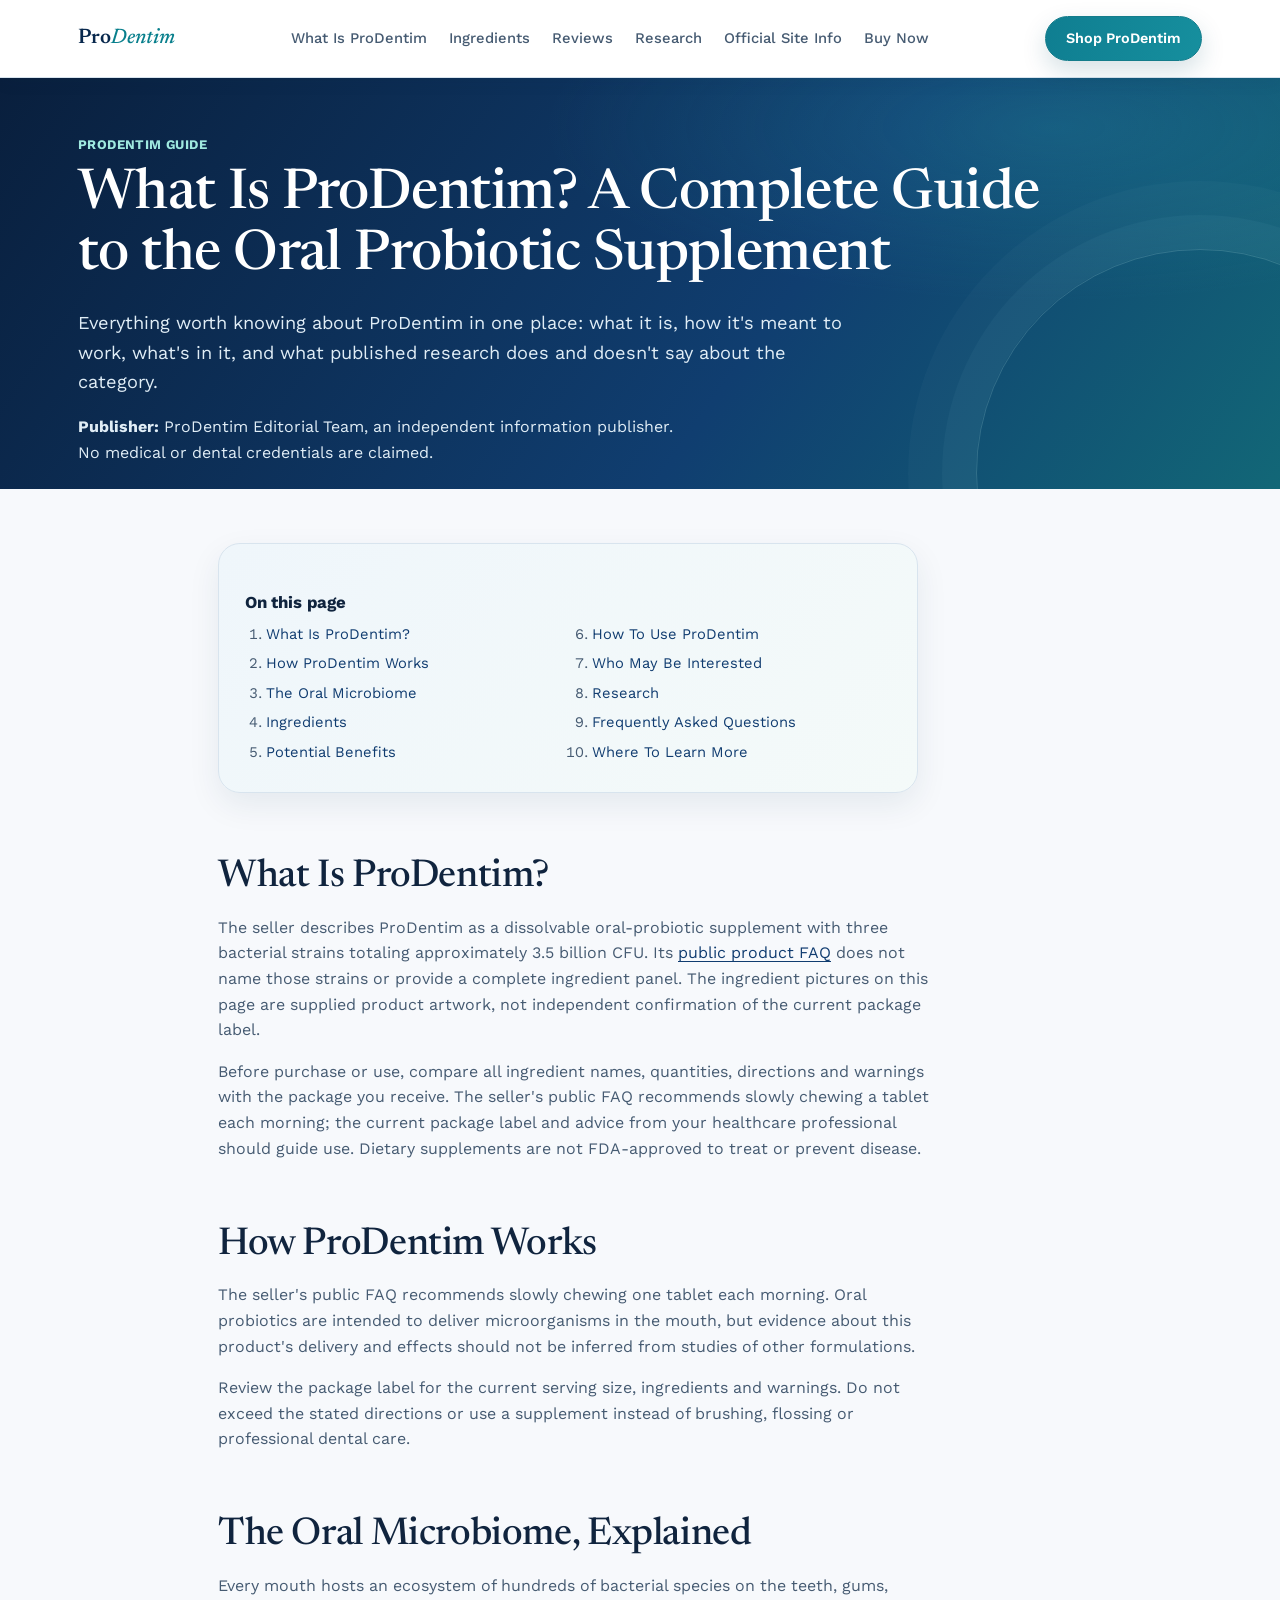
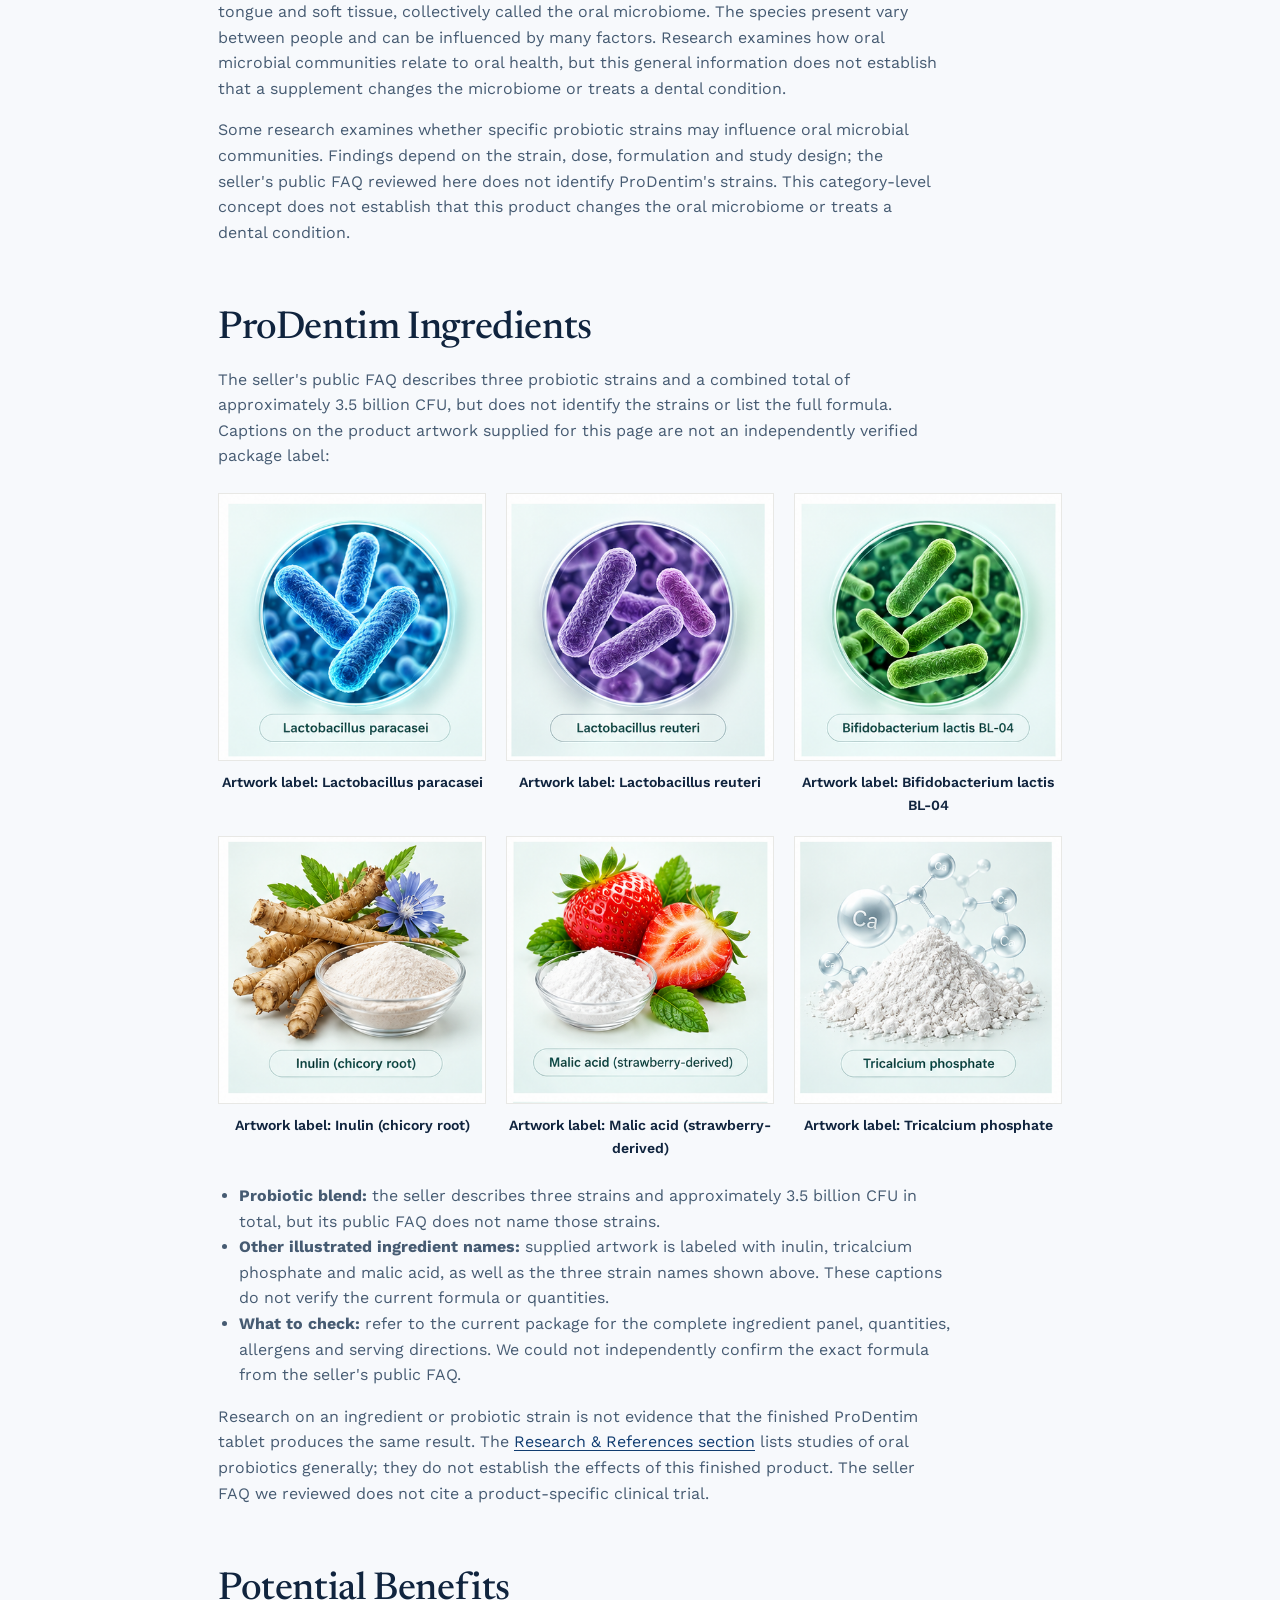
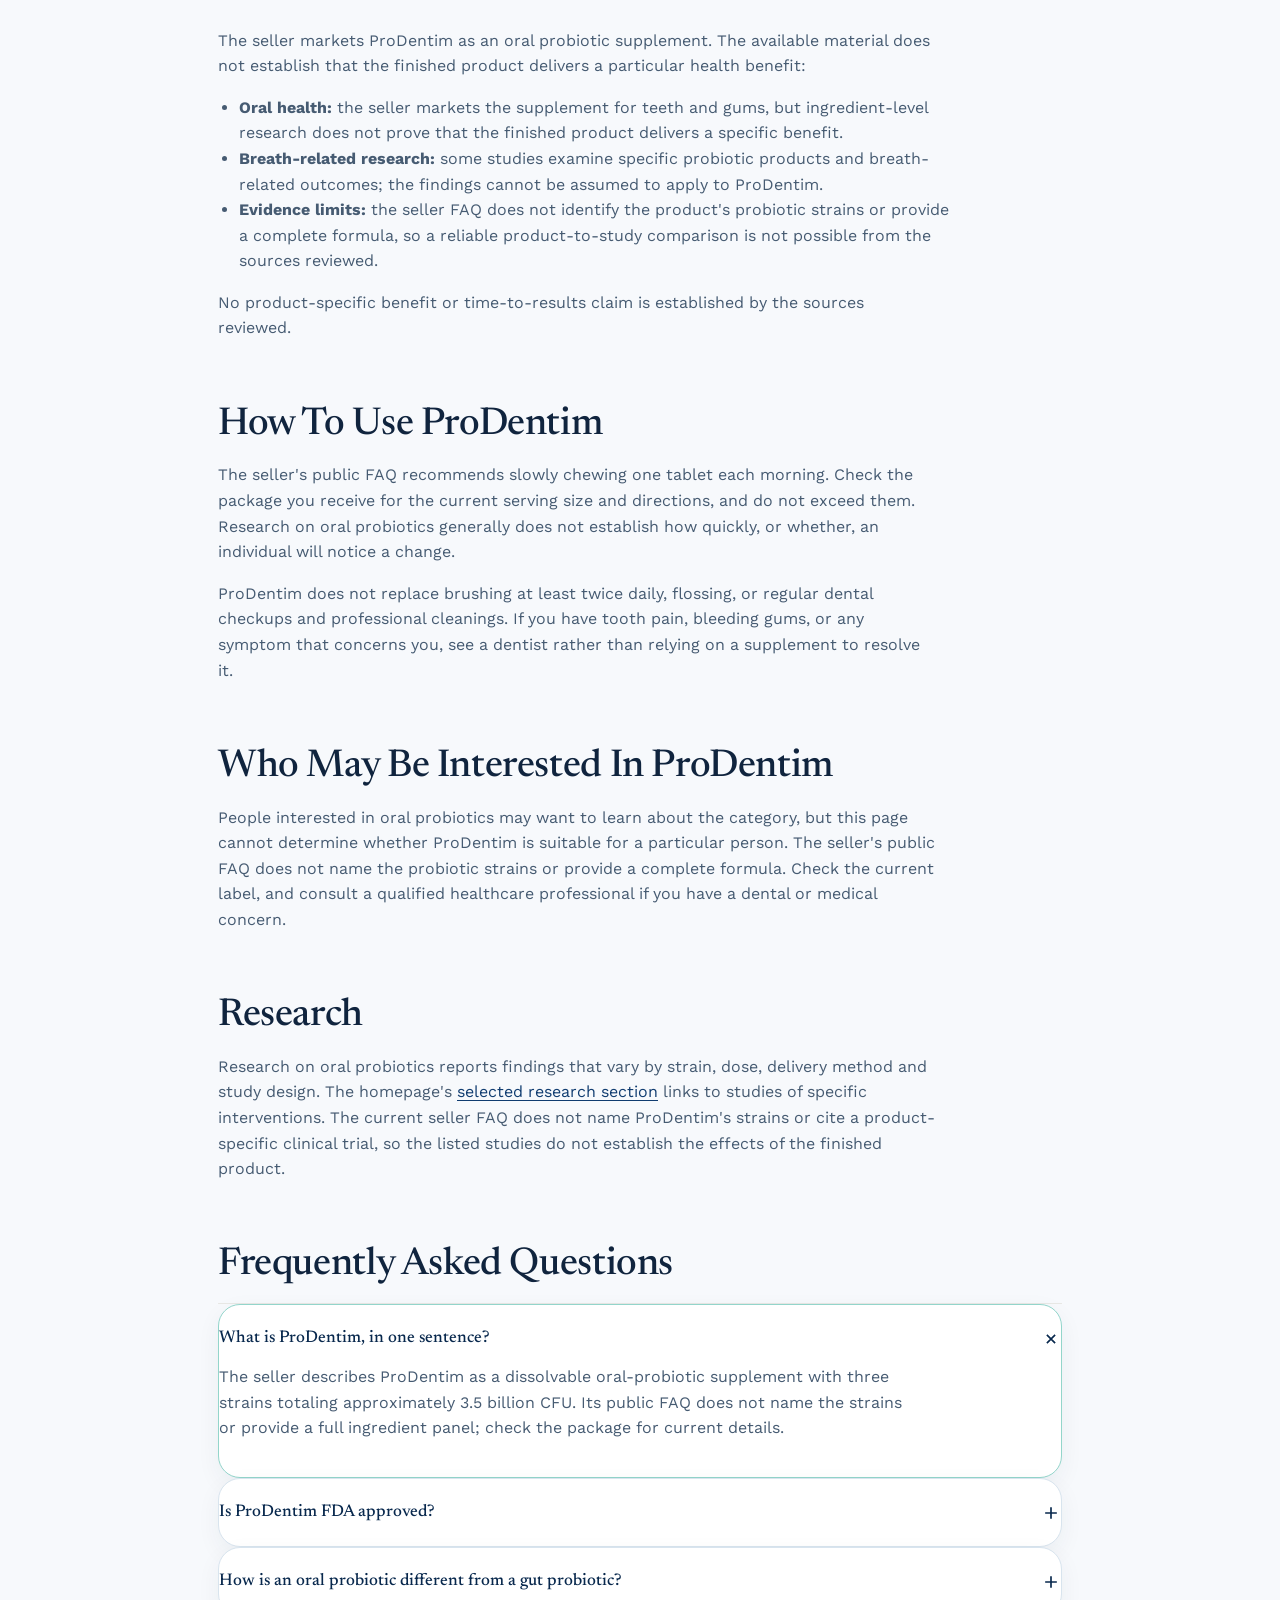
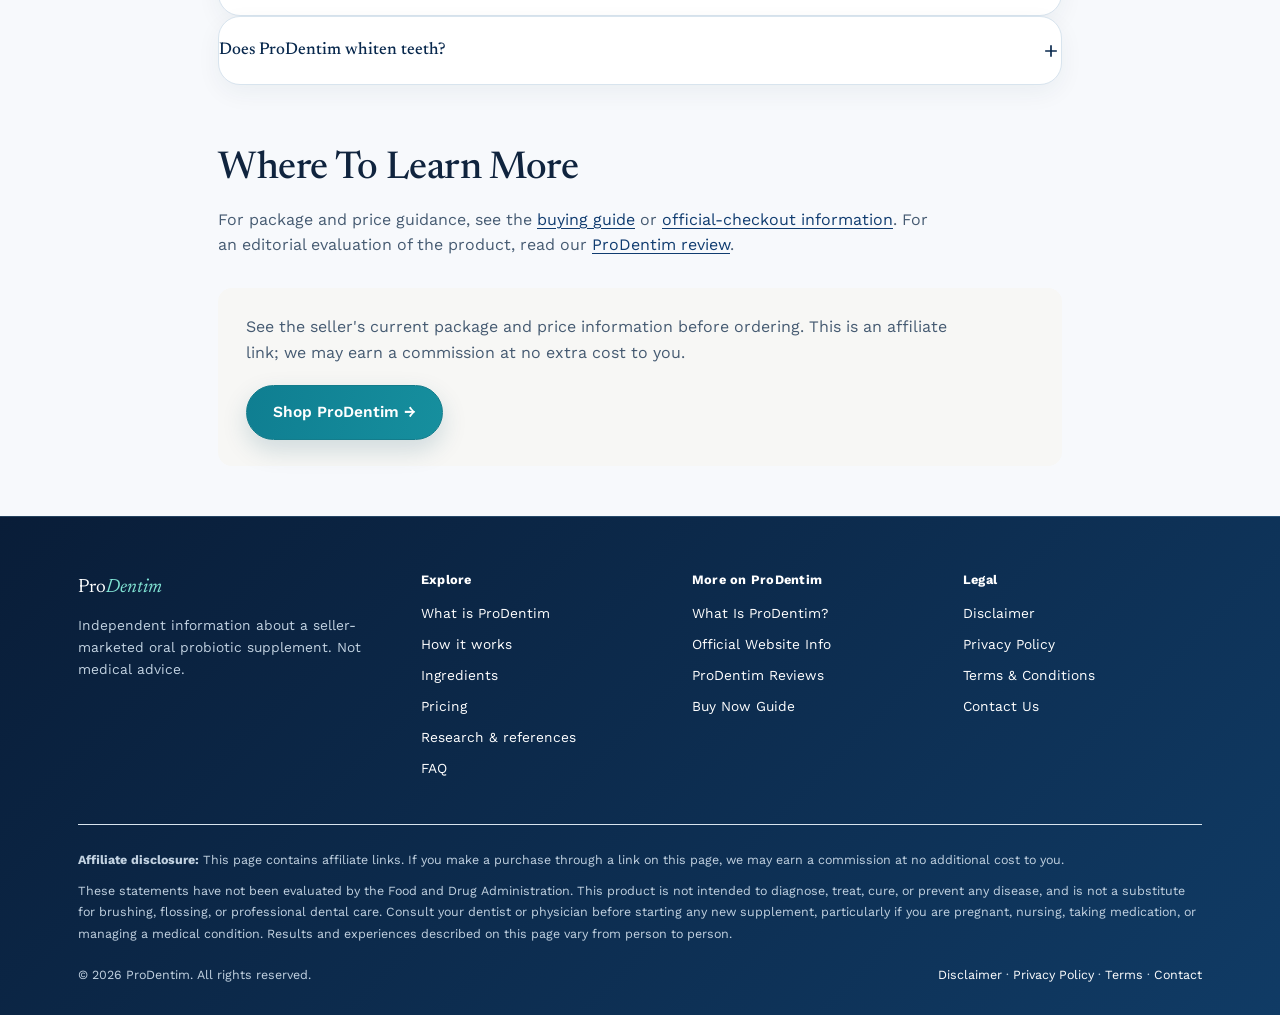
<file: prodentim.html>
﻿<!DOCTYPE html>
<html lang="en">
<head>
<meta charset="UTF-8">
<meta name="viewport" content="width=device-width, initial-scale=1.0">
<title>ProDentim Ingredients &amp; Use: Label, Directions and Research</title>
<meta name="description" content="Learn what is known about ProDentim ingredients, seller-stated directions and oral-probiotic research—and what the available product information cannot verify.">
<link rel="canonical" href="https://www.priodentim.com/prodentim">
<meta name="robots" content="index, follow">
<meta name="author" content="ProDentim Editorial Team">
<meta property="og:type" content="article">
<meta property="og:site_name" content="ProDentim">
<meta property="og:title" content="ProDentim Ingredients &amp; Use: Label, Directions and Research">
<meta property="og:description" content="Learn what is known about ProDentim ingredients, seller-stated directions and oral-probiotic research—and what the available product information cannot verify.">
<meta property="og:url" content="https://www.priodentim.com/prodentim">
<meta property="og:image" content="https://www.priodentim.com/assets/images/prodentim-bottle-oral-probiotic-supplement.png">
<meta property="og:locale" content="en_US">
<meta name="twitter:card" content="summary_large_image">
<meta name="twitter:title" content="ProDentim Ingredients &amp; Use: Label, Directions and Research">
<meta name="twitter:description" content="Learn what is known about ProDentim ingredients, seller-stated directions and oral-probiotic research—and what the available product information cannot verify.">
<meta name="twitter:image" content="https://www.priodentim.com/assets/images/prodentim-bottle-oral-probiotic-supplement.png">
<link rel="icon" href="assets/images/prodentim-bottle-oral-probiotic-supplement.webp" type="image/webp">
<link rel="preconnect" href="https://fonts.googleapis.com">
<link rel="preconnect" href="https://fonts.gstatic.com" crossorigin>
<link href="https://fonts.googleapis.com/css2?family=Newsreader:ital,opsz,wght@0,6..72,400;0,6..72,500;0,6..72,600;1,6..72,500&family=Work+Sans:wght@400;500;600;700&display=swap" rel="stylesheet">
<link rel="stylesheet" href="styles.css">
<script type="application/ld+json">
{
  "@context": "https://schema.org",
  "@graph": [
    {
      "@type": "WebPage",
      "@id": "https://www.priodentim.com/prodentim#webpage",
      "url": "https://www.priodentim.com/prodentim",
      "name": "ProDentim Ingredients & Use: Label, Directions and Research",
      "description": "Learn what is known about ProDentim ingredients, seller-stated directions and oral-probiotic research—and what the available product information cannot verify.",
      "isPartOf": { "@id": "https://www.priodentim.com/#website" }
    },
    {
      "@type": "BreadcrumbList",
      "itemListElement": [
        { "@type": "ListItem", "position": 1, "name": "Home", "item": "https://www.priodentim.com/" },
        { "@type": "ListItem", "position": 2, "name": "What Is ProDentim?", "item": "https://www.priodentim.com/prodentim" }
      ]
    }
  ]
}
</script>
<style>

  :root{
    --ink:#171717;
    --ink-soft:#4A4A47;
    --ink-faint:#777773;
    --mist:#FAFAF8;
    --mist-deep:#F7F7F5;
    --panel:#ffffff;
    --accent:#171717;
    --accent-deep:#171717;
    --accent-soft:#F7F7F5;
    --accent-soft-2:#F7F7F5;
    --ink-accent:#171717;
    --ink-accent-deep:#171717;
    --neutral-accent:#FFFFFF;
    --neutral-accent-deep:#FFFFFF;
    --line:#E8E8E5;
    --line-soft:#F0F0ED;
    --radius-s:6px;
    --radius-m:14px;
    --font-display:"Newsreader", Georgia, serif;
    --font-body:"Work Sans", -apple-system, BlinkMacSystemFont, "Segoe UI", sans-serif;
  }

  :root{ color-scheme: light; }
  @media (prefers-color-scheme: light){
    :root:not([data-theme="light"]){
      --ink:#171717; --ink-soft:#4A4A47; --ink-faint:#777773;
      --mist:#FFFFFF; --mist-deep:#FAFAF8; --panel:#FFFFFF;
      --accent:#171717; --accent-deep:#171717; --accent-soft:#F7F7F5; --accent-soft-2:#F7F7F5;
      --line:#E8E8E5; --line-soft:#F0F0ED;
    }
  }
  :root[data-theme="light"]{
    --ink:#171717; --ink-soft:#4A4A47; --ink-faint:#777773;
    --mist:#FFFFFF; --mist-deep:#FAFAF8; --panel:#FFFFFF;
    --accent:#171717; --accent-deep:#171717; --accent-soft:#F7F7F5; --accent-soft-2:#F7F7F5;
    --line:#E8E8E5; --line-soft:#F0F0ED;
  }

  *{box-sizing:border-box;}
  html{scroll-behavior:smooth;}
  body{margin:0;background:var(--mist);color:var(--ink);font-family:var(--font-body);font-size:16px;line-height:1.6;-webkit-font-smoothing:antialiased;}
  img{max-width:100%;display:block;}
  a{color:inherit;}
  a:focus-visible, button:focus-visible, summary:focus-visible, .btn:focus-visible{outline:3px solid var(--accent-deep); outline-offset:2px;}
  .wrap{max-width:1180px;margin:0 auto;padding:0 28px;}
  section{position:relative;}
  .visually-hidden{position:absolute; width:1px; height:1px; overflow:hidden; clip:rect(0 0 0 0); white-space:nowrap;}

  h1,h2,h3,h4{font-family:var(--font-display);font-weight:600;color:var(--ink);margin:0 0 0.4em;letter-spacing:-0.01em;}
  h1{font-size:clamp(2.4rem,4.4vw,3.5rem); line-height:1.08; font-weight:500;}
  h2{font-size:clamp(1.8rem,3vw,2.4rem); line-height:1.16; font-weight:500;}
  h3{font-size:1.24rem; font-weight:600;}
  p{margin:0 0 1em; color:var(--ink-soft); max-width:62ch;}
  .lede{font-size:1.14rem; color:var(--ink-soft);}

  .btn{display:inline-flex; align-items:center; gap:8px; font-family:var(--font-body); font-weight:600; font-size:0.97rem; padding:14px 26px; border-radius:999px; border:1px solid transparent; text-decoration:none; cursor:pointer; transition:transform .18s ease, box-shadow .18s ease, background .18s ease;}
  .btn-primary{background:var(--ink-accent-deep); color:#fff; box-shadow:0 14px 26px -12px rgba(0,0,0,0.5);}
  .btn-primary:hover{background:var(--ink-accent); transform:translateY(-1px); box-shadow:0 18px 30px -12px rgba(0,0,0,0.55);}
  .btn-ghost{background:transparent; color:var(--accent-deep); border-color:var(--accent-deep);}
  .btn-ghost:hover{background:var(--accent-soft);}
  .btn-block{width:100%; justify-content:center;}

  header.site{position:sticky; top:0; z-index:50; background:color-mix(in srgb, var(--mist) 88%, transparent); backdrop-filter:blur(10px); border-bottom:1px solid var(--line-soft);}
  .nav-inner{display:flex; align-items:center; justify-content:space-between; padding:16px 28px; max-width:1180px; margin:0 auto;}
  .brand{display:flex; align-items:baseline; gap:8px; text-decoration:none; color:var(--ink);}
  .brand .mark{font-family:var(--font-display); font-size:1.32rem; font-weight:600;}
  .brand .mark em{font-style:italic; color:var(--ink-accent-deep); font-weight:500;}
  nav.links{display:flex; gap:22px; font-size:0.92rem; flex-wrap:wrap;}
  nav.links a{text-decoration:none; color:var(--ink-soft); transition:color .15s ease;}
  nav.links a:hover{color:var(--accent-deep);}
  .nav-cta{display:flex; align-items:center; gap:18px;}
  .nav-cta .btn{padding:10px 20px; font-size:0.9rem;}
  #nav-toggle{display:none;}
  .burger{display:none;}

  @media (max-width:980px){
    nav.links{position:fixed; inset:64px 0 0 0; background:var(--panel); flex-direction:column; padding:28px; gap:20px; font-size:1.1rem; transform:translateY(-8px); opacity:0; pointer-events:none; transition:opacity .2s ease, transform .2s ease; border-top:1px solid var(--line-soft); overflow-y:auto;}
    #nav-toggle:checked ~ .nav-inner nav.links{opacity:1; transform:translateY(0); pointer-events:auto;}
    .burger{display:block; width:26px; height:20px; position:relative; cursor:pointer;}
    .burger span{position:absolute; left:0; right:0; height:2px; background:var(--ink); transition:transform .2s ease, opacity .2s ease;}
    .burger span:nth-child(1){top:0;} .burger span:nth-child(2){top:9px;} .burger span:nth-child(3){top:18px;}
    #nav-toggle:checked ~ .nav-inner .burger span:nth-child(1){transform:translateY(9px) rotate(45deg);}
    #nav-toggle:checked ~ .nav-inner .burger span:nth-child(2){opacity:0;}
    #nav-toggle:checked ~ .nav-inner .burger span:nth-child(3){transform:translateY(-9px) rotate(-45deg);}
  }

  .hero{padding:60px 0 40px; overflow:hidden;}
  .hero-grid{display:grid; grid-template-columns:1.05fr 0.95fr; gap:40px; align-items:center;}
  @media (max-width:920px){ .hero-grid{grid-template-columns:1fr;} }
  .hero-cta-row{display:flex; gap:14px; flex-wrap:wrap; margin-bottom:26px;}
  .trust-row{display:flex; flex-wrap:wrap; gap:20px; padding-top:18px; border-top:1px solid var(--line);}
  .trust-item{display:flex; align-items:center; gap:8px; font-size:0.85rem; color:var(--ink-soft); font-weight:600;}
  .trust-item svg{width:17px; height:17px; flex:none; color:var(--accent-deep);}

  .hero-art{position:relative; display:flex; align-items:center; justify-content:center; min-height:420px;}
  .art-glow{position:absolute; width:80%; padding-top:80%; border-radius:50%; background:radial-gradient(circle, color-mix(in srgb, var(--accent) 50%, transparent) 0%, transparent 68%); filter:blur(6px); animation:glowPulse 7s ease-in-out infinite;}
  @keyframes glowPulse{ 0%,100%{transform:scale(1); opacity:0.7;} 50%{transform:scale(1.07); opacity:1;} }
  .bottle-stage{position:relative; width:min(460px, 82vw); animation:floatY 6.2s ease-in-out infinite;}
  @keyframes floatY{ 0%,100%{transform:translateY(0) rotate(0deg);} 50%{transform:translateY(-14px) rotate(0.5deg);} }
  .bottle-stage img{position:relative; z-index:2; filter:drop-shadow(0 26px 26px rgba(0,0,0,0.2));}
  .leaf{position:absolute; border-radius:50% 4px; filter:blur(0.5px); opacity:0.6; background:radial-gradient(circle at 32% 30%, var(--accent-soft-2), transparent 72%); animation:drift 11s ease-in-out infinite;}
  .leaf.l1{width:30px; height:38px; top:10%; left:5%; animation-duration:9s;}
  .leaf.l2{width:20px; height:26px; top:64%; left:2%; animation-duration:12s; animation-delay:1.3s;}
  .leaf.l3{width:26px; height:32px; top:16%; right:4%; animation-duration:10s; animation-delay:0.5s;}
  .leaf.l4{width:16px; height:20px; bottom:12%; right:9%; animation-duration:8s; animation-delay:2s;}
  @keyframes drift{ 0%,100%{transform:translate(0,0) rotate(0deg);} 50%{transform:translate(10px,-16px) rotate(8deg);} }
  @media (prefers-reduced-motion:reduce){ .bottle-stage, .art-glow, .leaf{animation:none !important;} }

  .band{padding:84px 0;}
  .band-panel{background:var(--panel);}
  .band-pale{background:var(--accent-soft);}
  .band-contrast{background:var(--ink); color:#4A4A47;}
  .band-contrast h2, .band-contrast h3{color:#fff;}
  .band-contrast p{color:#4A4A47;}
  .section-head{max-width:680px; margin-bottom:46px;}
  .section-head p{margin-top:12px;}
  .section-head.center{margin-left:auto; margin-right:auto; text-align:center;}
  .kicker{font-size:0.78rem; font-weight:700; letter-spacing:0.04em; color:var(--accent-deep); text-transform:uppercase; margin-bottom:10px; display:block;}
  .band-contrast .kicker{color:var(--accent);}

  blockquote.pull{font-family:var(--font-display); font-style:italic; font-weight:500; font-size:clamp(1.35rem,2.2vw,1.85rem); line-height:1.42; color:var(--ink); margin:34px 0; padding-left:26px; border-left:3px solid var(--accent-deep); max-width:54ch;}

  .two-col{display:grid; grid-template-columns:1fr 1fr; gap:56px; align-items:start;}
  @media (max-width:860px){ .two-col{grid-template-columns:1fr; gap:12px;} }
  .callout-box{background:var(--panel); border:1px solid var(--line); border-radius:var(--radius-m); padding:22px 24px; margin-top:18px;}
  .callout-box p{margin-bottom:0; font-size:0.94rem;}
  .callout-box.warn{background:color-mix(in srgb, var(--ink-accent) 7%, var(--panel));}

  .steps{display:grid; grid-template-columns:repeat(3,1fr); gap:34px;}
  @media (max-width:820px){ .steps{grid-template-columns:1fr;} }
  .step .num{font-family:var(--font-display); font-size:2.5rem; font-weight:500; color:var(--accent-deep); line-height:1; margin-bottom:12px; display:block;}
  .step h3{margin-bottom:8px;}
  @media (min-width:821px){
    .steps{position:relative;}
    .step:not(:last-child)::after{content:""; position:absolute; top:20px; left:calc(100% - 6px); width:calc(34px + 12px); border-top:1px dashed var(--accent);}
  }

  .ing-grid{display:grid; grid-template-columns:repeat(3,1fr); gap:1px; background:var(--line); border:1px solid var(--line); border-radius:var(--radius-m); overflow:hidden;}
  @media (max-width:900px){ .ing-grid{grid-template-columns:repeat(2,1fr);} }
  @media (max-width:600px){ .ing-grid{grid-template-columns:1fr;} }
  .ing-cell{background:var(--panel); padding:30px 26px;}
  .ing-cell svg{width:32px; height:32px; color:var(--accent-deep); margin-bottom:14px;}
  .ing-cell h3{font-size:1.05rem; margin-bottom:6px;}
  .ing-cell p{font-size:0.92rem; margin-bottom:10px;}
  .ing-cell a{font-size:0.82rem; font-weight:600; color:var(--accent-deep); text-decoration:none; border-bottom:1px solid var(--accent);}
  .ing-cell a:hover{color:var(--ink-accent-deep); border-color:var(--ink-accent-deep);}
  .ingredient-visuals{display:grid; grid-template-columns:repeat(3,minmax(0,1fr)); gap:20px; margin:24px 0;}
  .ingredient-visuals figure{margin:0; text-align:center;}
  .ingredient-visuals img{display:block; width:100%; aspect-ratio:1; object-fit:contain; background:var(--panel); border:1px solid var(--line);}
  .ingredient-visuals figcaption{margin-top:10px; font-size:0.88rem; font-weight:600;}
  @media (max-width:700px){ .ingredient-visuals{grid-template-columns:repeat(2,minmax(0,1fr)); gap:14px;} }
  .cfu-tag{display:inline-block; font-size:0.72rem; font-weight:700; letter-spacing:0.02em; color:var(--ink-accent-deep); background:color-mix(in srgb, var(--ink-accent) 12%, transparent); padding:3px 10px; border-radius:999px; margin-bottom:10px;}

  .pillars{display:grid; grid-template-columns:repeat(3,1fr); gap:40px;}
  @media (max-width:820px){ .pillars{grid-template-columns:1fr;} }
  .pillar .tag{display:inline-block; font-size:0.78rem; font-weight:700; letter-spacing:0.02em; color:var(--accent-deep); background:var(--accent-soft); padding:5px 12px; border-radius:999px; margin-bottom:16px;}

  .who-grid{display:grid; grid-template-columns:repeat(4,1fr); gap:20px;}
  @media (max-width:920px){ .who-grid{grid-template-columns:repeat(2,1fr);} }
  @media (max-width:560px){ .who-grid{grid-template-columns:1fr;} }
  .who-card{background:var(--panel); border:1px solid var(--line); border-radius:var(--radius-m); padding:22px 20px;}
  .who-card h3{font-size:1rem; margin-bottom:6px;}
  .who-card p{font-size:0.88rem; margin-bottom:0;}

  table.compare{width:100%; border-collapse:collapse; background:var(--panel); border-radius:var(--radius-m); overflow:hidden; border:1px solid var(--line); font-size:0.92rem;}
  table.compare th, table.compare td{padding:14px 16px; text-align:left; border-bottom:1px solid var(--line); vertical-align:top;}
  table.compare th{background:var(--accent-soft); font-family:var(--font-body); font-weight:700; color:var(--ink);}
  table.compare tr:last-child td{border-bottom:none;}
  table.compare td:first-child{font-weight:600; white-space:nowrap;}
  .table-wrap{overflow-x:auto; margin:8px 0 6px;}

  .pricing-grid{display:grid; grid-template-columns:repeat(3,1fr); gap:26px; align-items:stretch;}
  @media (max-width:920px){ .pricing-grid{grid-template-columns:1fr; max-width:420px; margin:0 auto;} }
  .price-card{background:var(--panel); border:1px solid var(--line); border-radius:var(--radius-m); padding:30px 26px 26px; display:flex; flex-direction:column; position:relative;}
  .price-card.featured{border-color:var(--ink-accent-deep); box-shadow:0 26px 50px -22px rgba(0,0,0,0.35); transform:translateY(-10px);}
  @media (max-width:920px){ .price-card.featured{transform:none;} }
  .ribbon{position:absolute; top:-13px; left:50%; transform:translateX(-50%); background:var(--ink-accent-deep); color:#fff; font-size:0.72rem; font-weight:700; letter-spacing:0.03em; padding:6px 16px; border-radius:999px; box-shadow:0 8px 16px -6px rgba(0,0,0,0.45);}
  .plan-name{font-size:0.82rem; font-weight:700; color:var(--ink-faint); margin-bottom:6px;}
  .plan-supply{font-family:var(--font-display); font-size:1.5rem; margin-bottom:2px;}
  .plan-days{font-size:0.85rem; color:var(--ink-faint); margin-bottom:18px;}
  .plan-bottles{display:flex; align-items:flex-end; justify-content:center; height:120px; margin-bottom:18px;}
  .plan-bottles img{max-height:100%; width:auto; filter:drop-shadow(0 10px 14px rgba(0,0,0,0.18));}
  .save-badge{font-size:0.8rem; font-weight:700; color:var(--accent-deep); background:color-mix(in srgb, var(--accent) 20%, transparent); padding:6px 12px; border-radius:var(--radius-s); display:inline-block; margin-bottom:14px;}
  .plan-price{display:flex; align-items:baseline; gap:6px; margin-bottom:2px;}
  .plan-price .amt{font-family:var(--font-display); font-size:2.35rem; font-weight:600;}
  .plan-price .per{font-size:0.88rem; color:var(--ink-faint);}
  .plan-total{font-size:0.86rem; color:var(--ink-faint); margin-bottom:20px;}
  .plan-total s{color:var(--ink-faint); opacity:0.7; margin-right:4px;}
  .plan-total b{color:var(--ink);}
  .price-card ul{list-style:none; margin:0 0 22px; padding:0; font-size:0.88rem; color:var(--ink-soft); flex:1;}
  .price-card ul li{display:flex; gap:8px; padding:5px 0; align-items:flex-start;}
  .price-card ul li svg{width:15px; height:15px; flex:none; margin-top:3px; color:var(--accent-deep);}
  .price-note{font-size:0.84rem; color:var(--ink-faint); margin-top:26px; max-width:70ch;}

  .bonus-strip{display:grid; grid-template-columns:repeat(3,1fr); gap:22px; margin-top:44px;}
  @media (max-width:760px){ .bonus-strip{grid-template-columns:1fr; max-width:340px; margin-left:auto; margin-right:auto;} }
  .bonus-card{background:var(--panel); border:1px solid var(--line); border-radius:var(--radius-m); overflow:hidden; text-align:center;}
  .bonus-card img{width:100%; height:200px; object-fit:cover;}
  .bonus-ph{height:200px; background:linear-gradient(160deg, var(--accent-soft), var(--accent-soft-2)); display:flex; align-items:center; justify-content:center;}
  .bonus-ph svg{width:52px; height:52px; color:var(--accent-deep);}
  .bonus-card .b-body{padding:18px 18px 22px;}
  .bonus-card .b-tag{font-size:0.72rem; font-weight:700; color:var(--neutral-accent-deep); background:color-mix(in srgb, var(--neutral-accent) 16%, transparent); padding:3px 10px; border-radius:999px; display:inline-block; margin-bottom:8px;}
  .bonus-card h3{font-size:1rem; margin-bottom:4px;}
  .bonus-card p{font-size:0.86rem; margin:0;}

  .guarantee{display:grid; grid-template-columns:auto 1fr; gap:32px; align-items:center;}
  @media (max-width:700px){ .guarantee{grid-template-columns:1fr; text-align:center;} .guarantee .seal-img{margin:0 auto;} }
  .seal-img{width:132px; height:132px; flex:none;}

  .consider-grid{display:grid; grid-template-columns:repeat(2,1fr); gap:22px;}
  @media (max-width:760px){ .consider-grid{grid-template-columns:1fr;} }
  .consider{background:var(--panel); border:1px solid var(--line); border-radius:var(--radius-m); padding:26px 26px 22px;}
  .consider h3{font-size:1rem; margin-bottom:8px;}
  .consider p{font-size:0.92rem; margin-bottom:0; color:var(--ink);}

  .ref-list{list-style:none; margin:0; padding:0; border-top:1px solid var(--line);}
  .ref-list li{display:grid; grid-template-columns:32px 1fr; gap:16px; padding:20px 0; border-bottom:1px solid var(--line);}
  .ref-list .idx{font-family:var(--font-display); color:var(--accent-deep); font-weight:600; font-size:1.1rem;}
  .ref-list h4{margin:0 0 4px; font-size:1rem; font-family:var(--font-body); font-weight:700; color:var(--ink);}
  .ref-list p{margin:0 0 6px; font-size:0.92rem;}
  .ref-list .meta{font-size:0.8rem; color:var(--ink-faint); margin-bottom:6px;}
  .ref-list a{font-size:0.86rem; color:var(--accent-deep); text-decoration:none; word-break:break-word;}
  .ref-list a:hover{color:var(--ink-accent-deep);}
  .ref-note{font-size:0.85rem; color:var(--ink-faint); margin-top:22px; max-width:70ch;}
  .ref-toggle-wrap{margin-top:22px;}

  .faq{border-top:1px solid var(--line);}
  .faq details{border-bottom:1px solid var(--line); padding:20px 0;}
  .faq summary{list-style:none; cursor:pointer; display:flex; justify-content:space-between; align-items:center; gap:20px; font-family:var(--font-display); font-size:1.06rem; color:var(--ink); font-weight:500;}
  .faq summary::-webkit-details-marker{display:none;}
  .faq summary .chev{flex:none; width:20px; height:20px; transition:transform .22s ease; color:var(--accent-deep);}
  .faq details[open] summary .chev{transform:rotate(135deg);}
  .faq .a{padding-top:12px; max-width:70ch;}

  .badges-row{margin-top:18px; opacity:0.9;}
  .badges-row img{max-width:420px; width:100%;}

  .final-cta{text-align:center; padding:92px 0;}
  .final-cta h2{max-width:18ch; margin-left:auto; margin-right:auto;}
  .final-cta p{max-width:52ch; margin-left:auto; margin-right:auto;}

  footer{background:var(--ink); color:#4A4A47; padding:56px 0 30px; font-size:0.86rem;}
  footer a{color:#4A4A47; text-decoration:none;}
  footer a:hover{color:#fff;}
  .footer-grid{display:grid; grid-template-columns:1.3fr 1fr 1fr 1fr; gap:32px; margin-bottom:36px;}
  @media (max-width:720px){ .footer-grid{grid-template-columns:1fr; gap:28px;} }
  .footer-grid h2{color:#fff; font-size:0.8rem; letter-spacing:0.02em; margin:0 0 14px; font-family:var(--font-body); font-weight:700;}
  .footer-grid ul{list-style:none; margin:0; padding:0;}
  .footer-grid li{margin-bottom:9px;}
  .footer-brand .mark{font-family:var(--font-display); font-size:1.2rem; color:#fff; margin-bottom:10px; display:block;}
  .disclaimer{border-top:1px solid #E8E8E5; padding-top:24px; color:#777773; font-size:0.78rem; line-height:1.7;}
  .disclaimer p{color:#777773; max-width:none; margin-bottom:10px;}
  .foot-bottom{display:flex; justify-content:space-between; flex-wrap:wrap; gap:10px; margin-top:20px; color:#777773; font-size:0.78rem;}

</style>

<style>
  .page-hero{padding:56px 0 8px;}
  .page-hero .kicker{font-size:0.82rem; font-weight:700; letter-spacing:0.03em; color:var(--accent-deep); margin-bottom:10px;}
  .page-hero .updated{font-size:0.85rem; color:var(--ink-faint); margin-bottom:0;}
  .page-hero p.lede{max-width:70ch;}
  article.prose{padding:24px 0 20px;}
  article.prose h2{margin-top:1.6em;}
  article.prose h3{margin-top:1.3em;}
  article.prose p, article.prose li{max-width:72ch;}
  article.prose ul, article.prose ol{padding-left:1.3em; color:var(--ink-soft);}
  .toc{background:var(--panel); border:1px solid var(--line); border-radius:var(--radius-m); padding:22px 26px; margin:30px 0; max-width:70ch;}
  .toc h2{font-size:1.05rem; margin-bottom:10px; font-family:var(--font-body); font-weight:700;}
  .toc ol{margin:0; padding-left:1.2em; columns:2; column-gap:28px;}
  .toc li{margin-bottom:6px; font-size:0.92rem;}
  .toc a{color:var(--accent-deep); text-decoration:none;}
  .toc a:hover{color:var(--ink-accent-deep);}
  @media (max-width:600px){ .toc ol{columns:1;} }
  .inline-cta{background:var(--accent-soft); border-radius:var(--radius-m); padding:26px 28px; margin:30px 0; display:flex; align-items:center; justify-content:space-between; gap:20px; flex-wrap:wrap;}
  .inline-cta p{margin:0; max-width:44ch;}
</style>

</head>
<body>
<a class="visually-hidden" href="#main-content">Skip to content</a>
<header class="site">
  <input type="checkbox" id="nav-toggle">
  <div class="nav-inner">
    <a class="brand" href="index.html"><span class="mark">Pro<em>Dentim</em></span></a>
    <nav class="links" aria-label="Primary navigation">
      <a href="prodentim.html">What Is ProDentim</a>
      <a href="index.html#ingredients">Ingredients</a>
      <a href="reviews.html">Reviews</a>
      <a href="index.html#research">Research</a>
      <a href="official-website.html">Official Site Info</a>
      <a href="buy-now.html">Buy Now</a>
    </nav>
    <div class="nav-cta">
      <a class="btn btn-primary" href="https://3ca2e4vkmg607u0j-jn0odqj1n.hop.clickbank.net" target="_blank" rel="nofollow sponsored noopener">Shop ProDentim</a>
      <label class="burger" for="nav-toggle"><span></span><span></span><span></span></label>
    </div>
  </div>
</header>

<main id="main-content" tabindex="-1">
<section class="page-hero">
  <div class="wrap">
    <div class="kicker">ProDentim Guide</div>
    <h1>What Is ProDentim? A Complete Guide to the Oral Probiotic Supplement</h1>
    <p class="lede">Everything worth knowing about ProDentim in one place: what it is, how it's meant to work, what's in it, and what published research does and doesn't say about the category.</p>
    <p><strong>Publisher:</strong> ProDentim Editorial Team, an independent information publisher. No medical or dental credentials are claimed.</p>
  </div>
</section>

<article class="prose">
  <div class="wrap">
    <div class="toc">
      <h2>On this page</h2>
      <ol>
        <li><a href="#what-is">What Is ProDentim?</a></li>
        <li><a href="#how-works">How ProDentim Works</a></li>
        <li><a href="#microbiome">The Oral Microbiome</a></li>
        <li><a href="#ingredients">Ingredients</a></li>
        <li><a href="#benefits">Potential Benefits</a></li>
        <li><a href="#how-to-use">How To Use ProDentim</a></li>
        <li><a href="#who-for">Who May Be Interested</a></li>
        <li><a href="#research">Research</a></li>
        <li><a href="#faq">Frequently Asked Questions</a></li>
        <li><a href="#learn-more">Where To Learn More</a></li>
      </ol>
    </div>

    <h2 id="what-is">What Is ProDentim?</h2>
    <p>The seller describes ProDentim as a dissolvable oral-probiotic supplement with three bacterial strains totaling approximately 3.5 billion CFU. Its <a href="https://prodentim.com/text.php" target="_blank" rel="noopener">public product FAQ</a> does not name those strains or provide a complete ingredient panel. The ingredient pictures on this page are supplied product artwork, not independent confirmation of the current package label.</p>
    <p>Before purchase or use, compare all ingredient names, quantities, directions and warnings with the package you receive. The seller's public FAQ recommends slowly chewing a tablet each morning; the current package label and advice from your healthcare professional should guide use. Dietary supplements are not FDA-approved to treat or prevent disease.</p>

    <h2 id="how-works">How ProDentim Works</h2>
    <p>The seller's public FAQ recommends slowly chewing one tablet each morning. Oral probiotics are intended to deliver microorganisms in the mouth, but evidence about this product's delivery and effects should not be inferred from studies of other formulations.</p>
    <p>Review the package label for the current serving size, ingredients and warnings. Do not exceed the stated directions or use a supplement instead of brushing, flossing or professional dental care.</p>

    <h2 id="microbiome">The Oral Microbiome, Explained</h2>
    <p>Every mouth hosts an ecosystem of hundreds of bacterial species on the teeth, gums, tongue and soft tissue, collectively called the oral microbiome. The species present vary between people and can be influenced by many factors. Research examines how oral microbial communities relate to oral health, but this general information does not establish that a supplement changes the microbiome or treats a dental condition.</p>
    <p>Some research examines whether specific probiotic strains may influence oral microbial communities. Findings depend on the strain, dose, formulation and study design; the seller's public FAQ reviewed here does not identify ProDentim's strains. This category-level concept does not establish that this product changes the oral microbiome or treats a dental condition.</p>

    <h2 id="ingredients">ProDentim Ingredients</h2>
    <p>The seller's public FAQ describes three probiotic strains and a combined total of approximately 3.5 billion CFU, but does not identify the strains or list the full formula. Captions on the product artwork supplied for this page are not an independently verified package label:</p>
    <div class="ingredient-visuals" aria-label="Images of selected ProDentim ingredients">
      <figure>
        <img src="prodentim-ingredient-lactobacillus-paracasei.png" alt="Illustration of Lactobacillus paracasei" loading="lazy" decoding="async" width="412" height="412">
        <figcaption>Artwork label: Lactobacillus paracasei</figcaption>
      </figure>
      <figure>
        <img src="prodentim-ingredient-lactobacillus-reuteri.png" alt="Illustration of Lactobacillus reuteri" loading="lazy" decoding="async" width="412" height="412">
        <figcaption>Artwork label: Lactobacillus reuteri</figcaption>
      </figure>
      <figure>
        <img src="prodentim-ingredient-bifidobacterium-lactis-bl04.png" alt="Illustration of Bifidobacterium lactis BL-04" loading="lazy" decoding="async" width="412" height="412">
        <figcaption>Artwork label: Bifidobacterium lactis BL-04</figcaption>
      </figure>
      <figure>
        <img src="prodentim-ingredient-inulin-chicory-root.png" alt="Chicory roots and inulin powder" loading="lazy" decoding="async" width="412" height="412">
        <figcaption>Artwork label: Inulin (chicory root)</figcaption>
      </figure>
      <figure>
        <img src="prodentim-ingredient-malic-acid-strawberry.png" alt="Strawberries with malic acid powder" loading="lazy" decoding="async" width="412" height="412">
        <figcaption>Artwork label: Malic acid (strawberry-derived)</figcaption>
      </figure>
      <figure>
        <img src="prodentim-ingredient-tricalcium-phosphate.png" alt="Tricalcium phosphate powder" loading="lazy" decoding="async" width="412" height="412">
        <figcaption>Artwork label: Tricalcium phosphate</figcaption>
      </figure>
    </div>
    <ul>
      <li><strong>Probiotic blend:</strong> the seller describes three strains and approximately 3.5 billion CFU in total, but its public FAQ does not name those strains.</li>
      <li><strong>Other illustrated ingredient names:</strong> supplied artwork is labeled with inulin, tricalcium phosphate and malic acid, as well as the three strain names shown above. These captions do not verify the current formula or quantities.</li>
      <li><strong>What to check:</strong> refer to the current package for the complete ingredient panel, quantities, allergens and serving directions. We could not independently confirm the exact formula from the seller's public FAQ.</li>
    </ul>
    <p>Research on an ingredient or probiotic strain is not evidence that the finished ProDentim tablet produces the same result. The <a class="link" href="/#research" style="color:var(--accent-deep); text-decoration:underline;">Research &amp; References section</a> lists studies of oral probiotics generally; they do not establish the effects of this finished product. The seller FAQ we reviewed does not cite a product-specific clinical trial.</p>

    <h2 id="benefits">Potential Benefits</h2>
    <p>The seller markets ProDentim as an oral probiotic supplement. The available material does not establish that the finished product delivers a particular health benefit:</p>
    <ul>
      <li><strong>Oral health:</strong> the seller markets the supplement for teeth and gums, but ingredient-level research does not prove that the finished product delivers a specific benefit.</li>
      <li><strong>Breath-related research:</strong> some studies examine specific probiotic products and breath-related outcomes; the findings cannot be assumed to apply to ProDentim.</li>
      <li><strong>Evidence limits:</strong> the seller FAQ does not identify the product's probiotic strains or provide a complete formula, so a reliable product-to-study comparison is not possible from the sources reviewed.</li>
    </ul>
    <p>No product-specific benefit or time-to-results claim is established by the sources reviewed.</p>

    <h2 id="how-to-use">How To Use ProDentim</h2>
    <p>The seller's public FAQ recommends slowly chewing one tablet each morning. Check the package you receive for the current serving size and directions, and do not exceed them. Research on oral probiotics generally does not establish how quickly, or whether, an individual will notice a change.</p>
    <p>ProDentim does not replace brushing at least twice daily, flossing, or regular dental checkups and professional cleanings. If you have tooth pain, bleeding gums, or any symptom that concerns you, see a dentist rather than relying on a supplement to resolve it.</p>

    <h2 id="who-for">Who May Be Interested In ProDentim</h2>
    <p>People interested in oral probiotics may want to learn about the category, but this page cannot determine whether ProDentim is suitable for a particular person. The seller's public FAQ does not name the probiotic strains or provide a complete formula. Check the current label, and consult a qualified healthcare professional if you have a dental or medical concern.</p>

    <h2 id="research">Research</h2>
    <p>Research on oral probiotics reports findings that vary by strain, dose, delivery method and study design. The homepage's <a class="link" href="/#research" style="color:var(--accent-deep); text-decoration:underline;">selected research section</a> links to studies of specific interventions. The current seller FAQ does not name ProDentim's strains or cite a product-specific clinical trial, so the listed studies do not establish the effects of the finished product.</p>

    <h2 id="faq">Frequently Asked Questions</h2>
    <div class="faq">
      <details open>
        <summary>What is ProDentim, in one sentence?<svg class="chev" viewBox="0 0 24 24" fill="none" stroke="currentColor" stroke-width="2" aria-hidden="true"><path d="M12 5v14M5 12h14"/></svg></summary>
        <div class="a"><p>The seller describes ProDentim as a dissolvable oral-probiotic supplement with three strains totaling approximately 3.5 billion CFU. Its public FAQ does not name the strains or provide a full ingredient panel; check the package for current details.</p></div>
      </details>
      <details>
        <summary>Is ProDentim FDA approved?<svg class="chev" viewBox="0 0 24 24" fill="none" stroke="currentColor" stroke-width="2" aria-hidden="true"><path d="M12 5v14M5 12h14"/></svg></summary>
        <div class="a"><p>No. The seller's public FAQ does not provide documentation verifying a facility's registration or certifications. FDA registration, if applicable, would not mean FDA approval of the supplement itself.</p></div>
      </details>
      <details>
        <summary>How is an oral probiotic different from a gut probiotic?<svg class="chev" viewBox="0 0 24 24" fill="none" stroke="currentColor" stroke-width="2" aria-hidden="true"><path d="M12 5v14M5 12h14"/></svg></summary>
        <div class="a"><p>Oral probiotic products are intended to deliver microorganisms in the mouth, while many other probiotic products are swallowed. The specific delivery and effects depend on the product and its label.</p></div>
      </details>
      <details>
        <summary>Does ProDentim whiten teeth?<svg class="chev" viewBox="0 0 24 24" fill="none" stroke="currentColor" stroke-width="2" aria-hidden="true"><path d="M12 5v14M5 12h14"/></svg></summary>
        <div class="a"><p>The seller's public FAQ we reviewed does not provide a substantiated teeth-whitening claim or a full ingredient panel. Do not rely on a supplement for dental whitening; ask a dental professional about appropriate options.</p></div>
      </details>
    </div>

    <h2 id="learn-more">Where To Learn More</h2>
    <p>For package and price guidance, see the <a class="link" href="/buy-now" style="color:var(--accent-deep); text-decoration:underline;">buying guide</a> or <a class="link" href="/official-website" style="color:var(--accent-deep); text-decoration:underline;">official-checkout information</a>. For an editorial evaluation of the product, read our <a class="link" href="/reviews" style="color:var(--accent-deep); text-decoration:underline;">ProDentim review</a>.</p>

    <div class="inline-cta">
      <p>See the seller's current package and price information before ordering. This is an affiliate link; we may earn a commission at no extra cost to you.</p>
      <a class="btn btn-primary" href="https://3ca2e4vkmg607u0j-jn0odqj1n.hop.clickbank.net" target="_blank" rel="nofollow sponsored noopener">Shop ProDentim &rarr;</a>
    </div>
  </div>
</article>
</main>
<footer>
  <div class="wrap">
    <div class="footer-grid">
      <div class="footer-brand">
        <span class="mark">Pro<em style="font-style:italic;color:var(--accent);">Dentim</em></span>
        <p style="color:#777773; max-width:34ch;">Independent information about a seller-marketed oral probiotic supplement. Not medical advice.</p>
      </div>
      <div>
        <h2>Explore</h2>
        <ul>
          <li><a href="index.html#what-is-prodentim">What is ProDentim</a></li>
          <li><a href="index.html#how-it-works">How it works</a></li>
          <li><a href="index.html#ingredients">Ingredients</a></li>
          <li><a href="index.html#pricing">Pricing</a></li>
          <li><a href="index.html#research">Research &amp; references</a></li>
          <li><a href="index.html#faq">FAQ</a></li>
        </ul>
      </div>
      <div>
        <h2>More on ProDentim</h2>
        <ul>
          <li><a href="prodentim.html">What Is ProDentim?</a></li>
          <li><a href="official-website.html">Official Website Info</a></li>
          <li><a href="reviews.html">ProDentim Reviews</a></li>
          <li><a href="buy-now.html">Buy Now Guide</a></li>
        </ul>
      </div>
      <div>
        <h2>Legal</h2>
        <ul>
          <li><a href="disclaimer.html">Disclaimer</a></li>
          <li><a href="privacy-policy.html">Privacy Policy</a></li>
          <li><a href="terms-conditions.html">Terms &amp; Conditions</a></li>
          <li><a href="contact.html">Contact Us</a></li>
        </ul>
      </div>
    </div>
    <div class="disclaimer">
      <p><strong>Affiliate disclosure:</strong> This page contains affiliate links. If you make a purchase through a link on this page, we may earn a commission at no additional cost to you.</p>
      <p>These statements have not been evaluated by the Food and Drug Administration. This product is not intended to diagnose, treat, cure, or prevent any disease, and is not a substitute for brushing, flossing, or professional dental care. Consult your dentist or physician before starting any new supplement, particularly if you are pregnant, nursing, taking medication, or managing a medical condition. Results and experiences described on this page vary from person to person.</p>
      <div class="foot-bottom">
        <span>&copy; 2026 ProDentim. All rights reserved.</span>
        <span><a href="disclaimer.html">Disclaimer</a> &middot; <a href="privacy-policy.html">Privacy Policy</a> &middot; <a href="terms-conditions.html">Terms</a> &middot; <a href="contact.html">Contact</a></span>
      </div>
    </div>
  </div>
</footer>
<script src="site.js" defer></script>
</body>
</html>
</file>
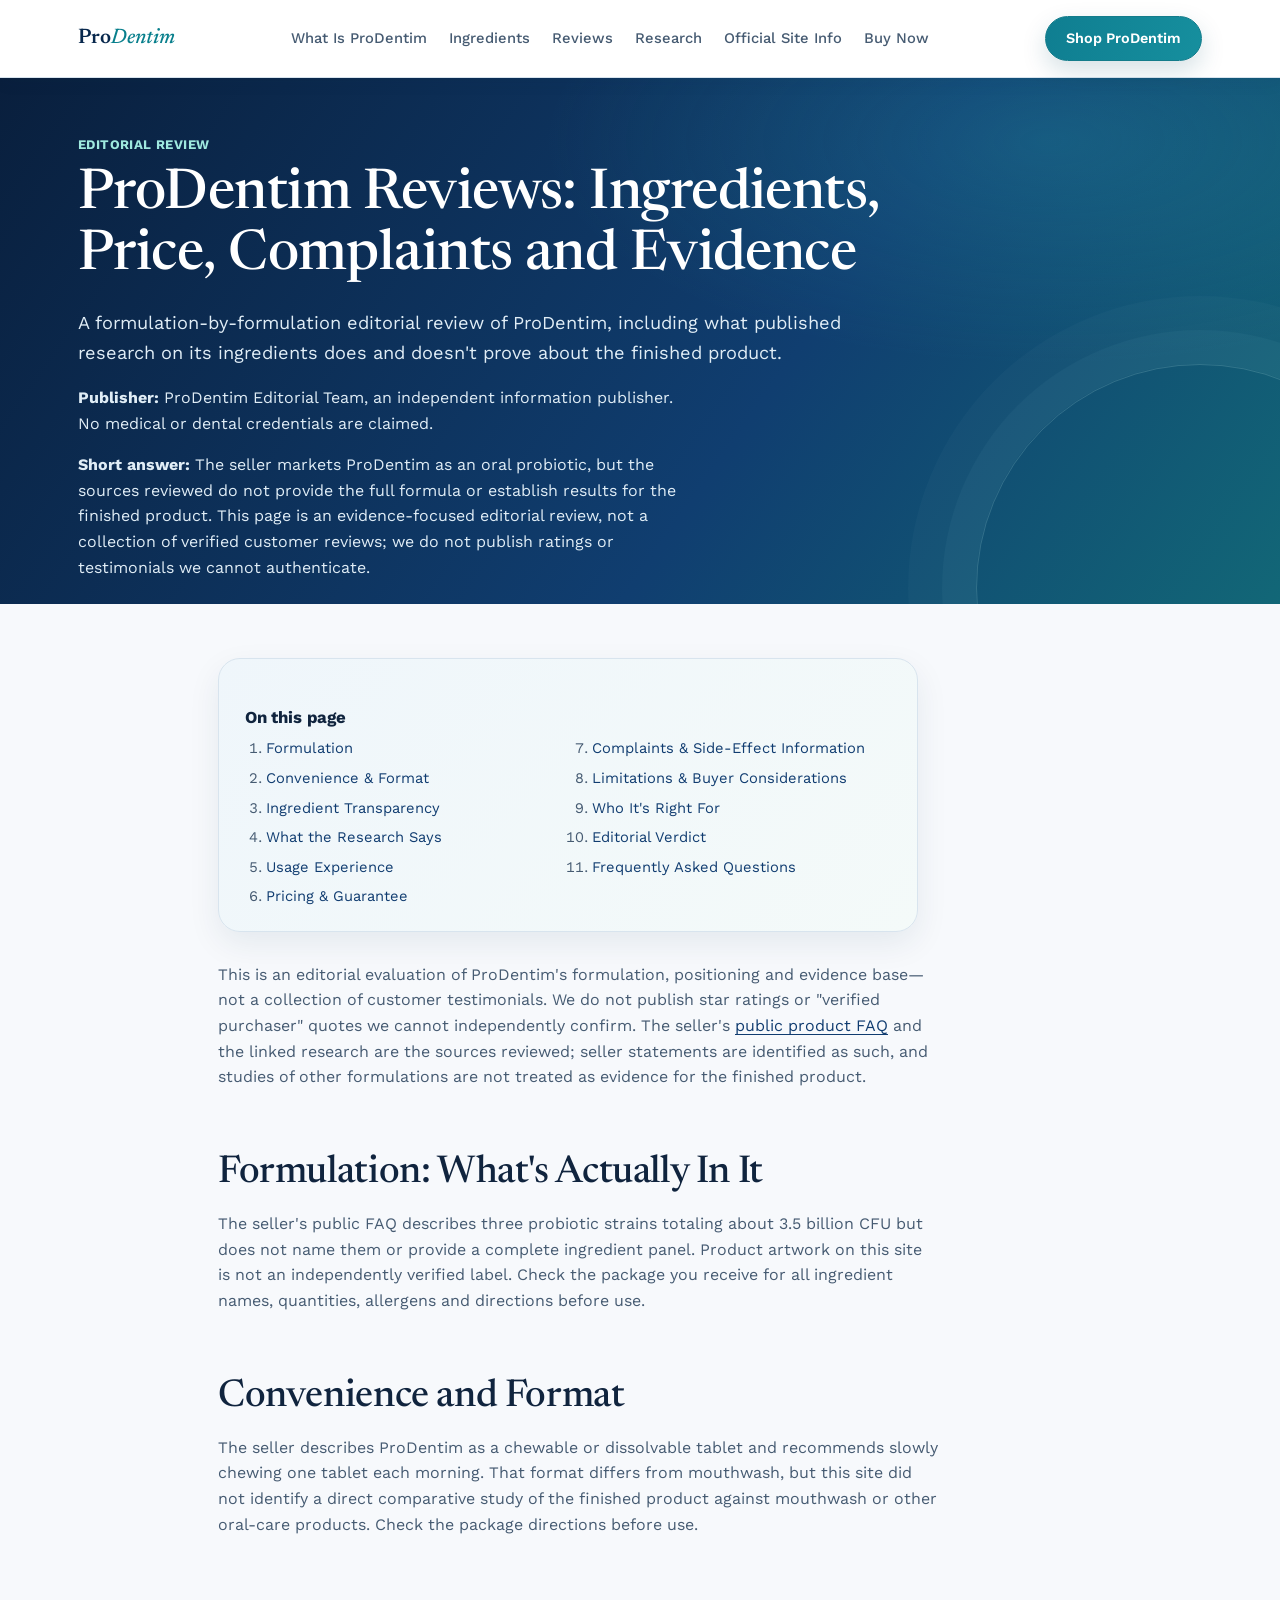
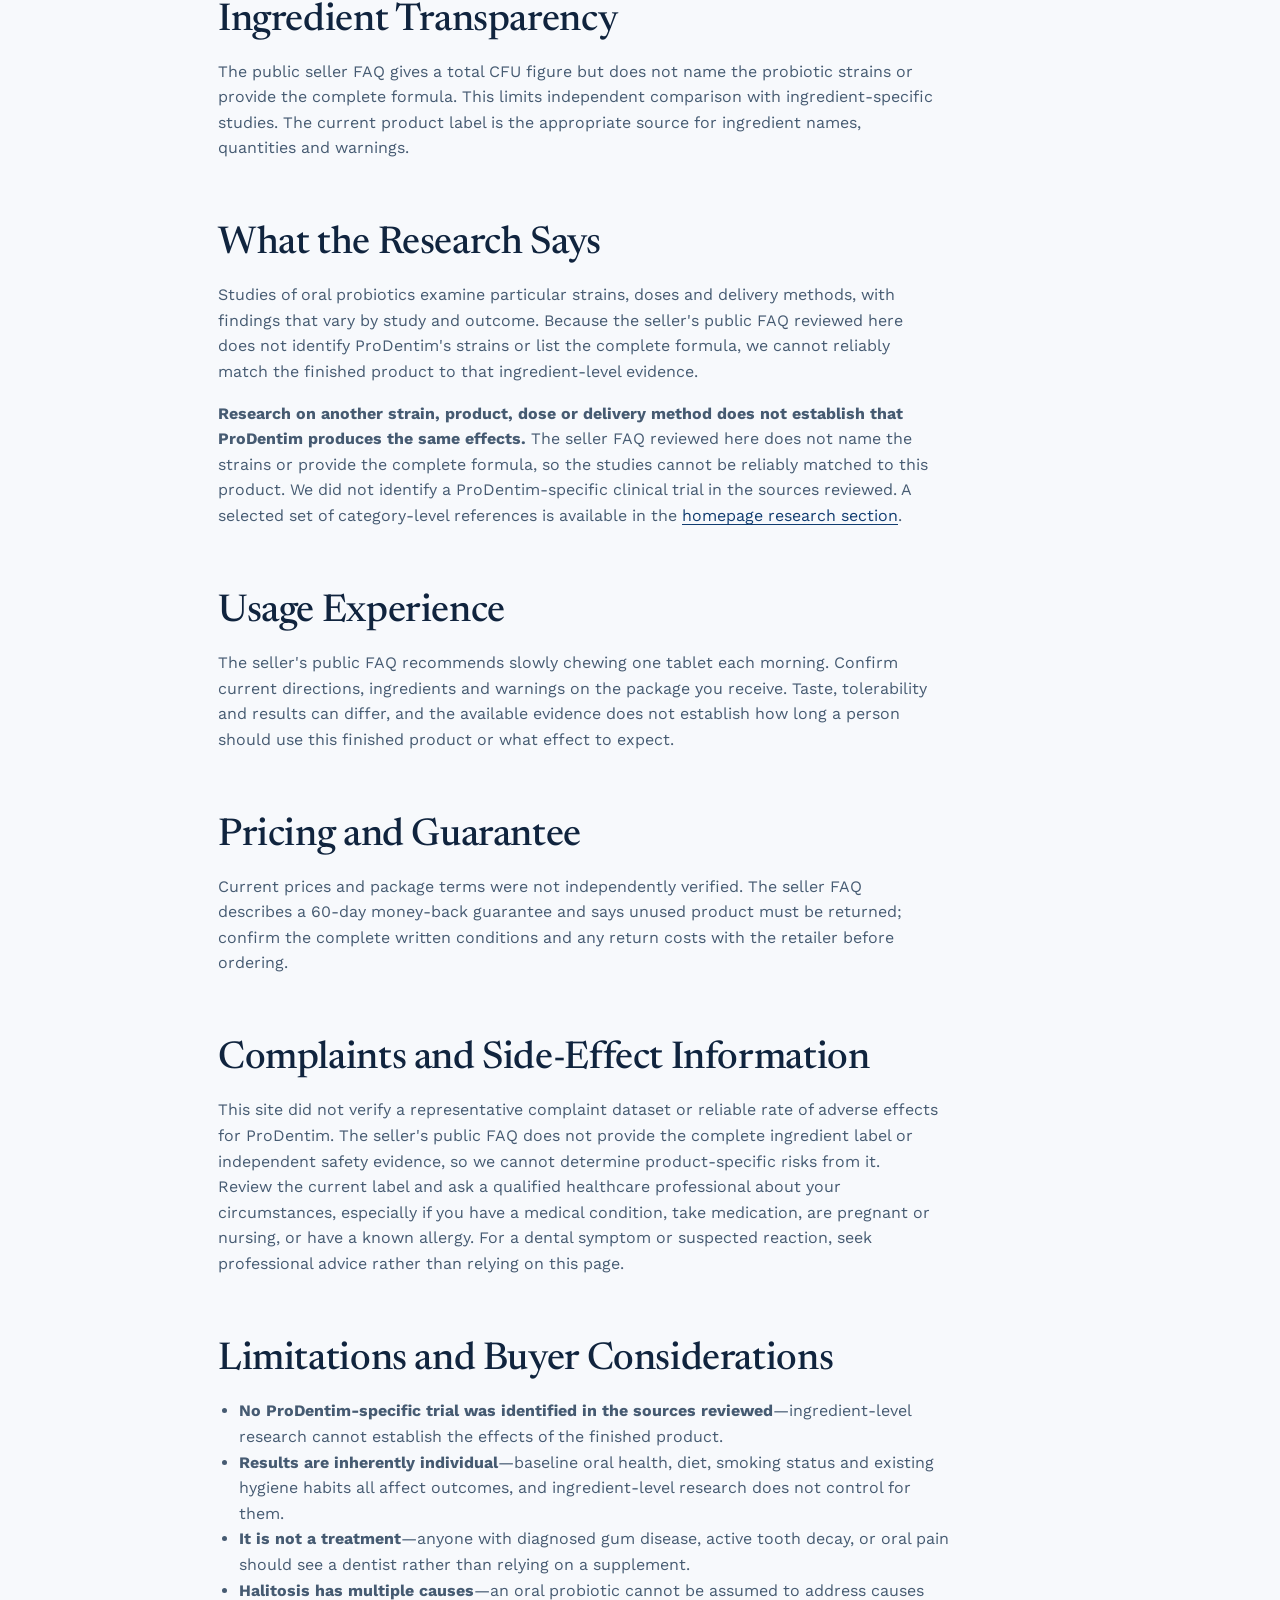
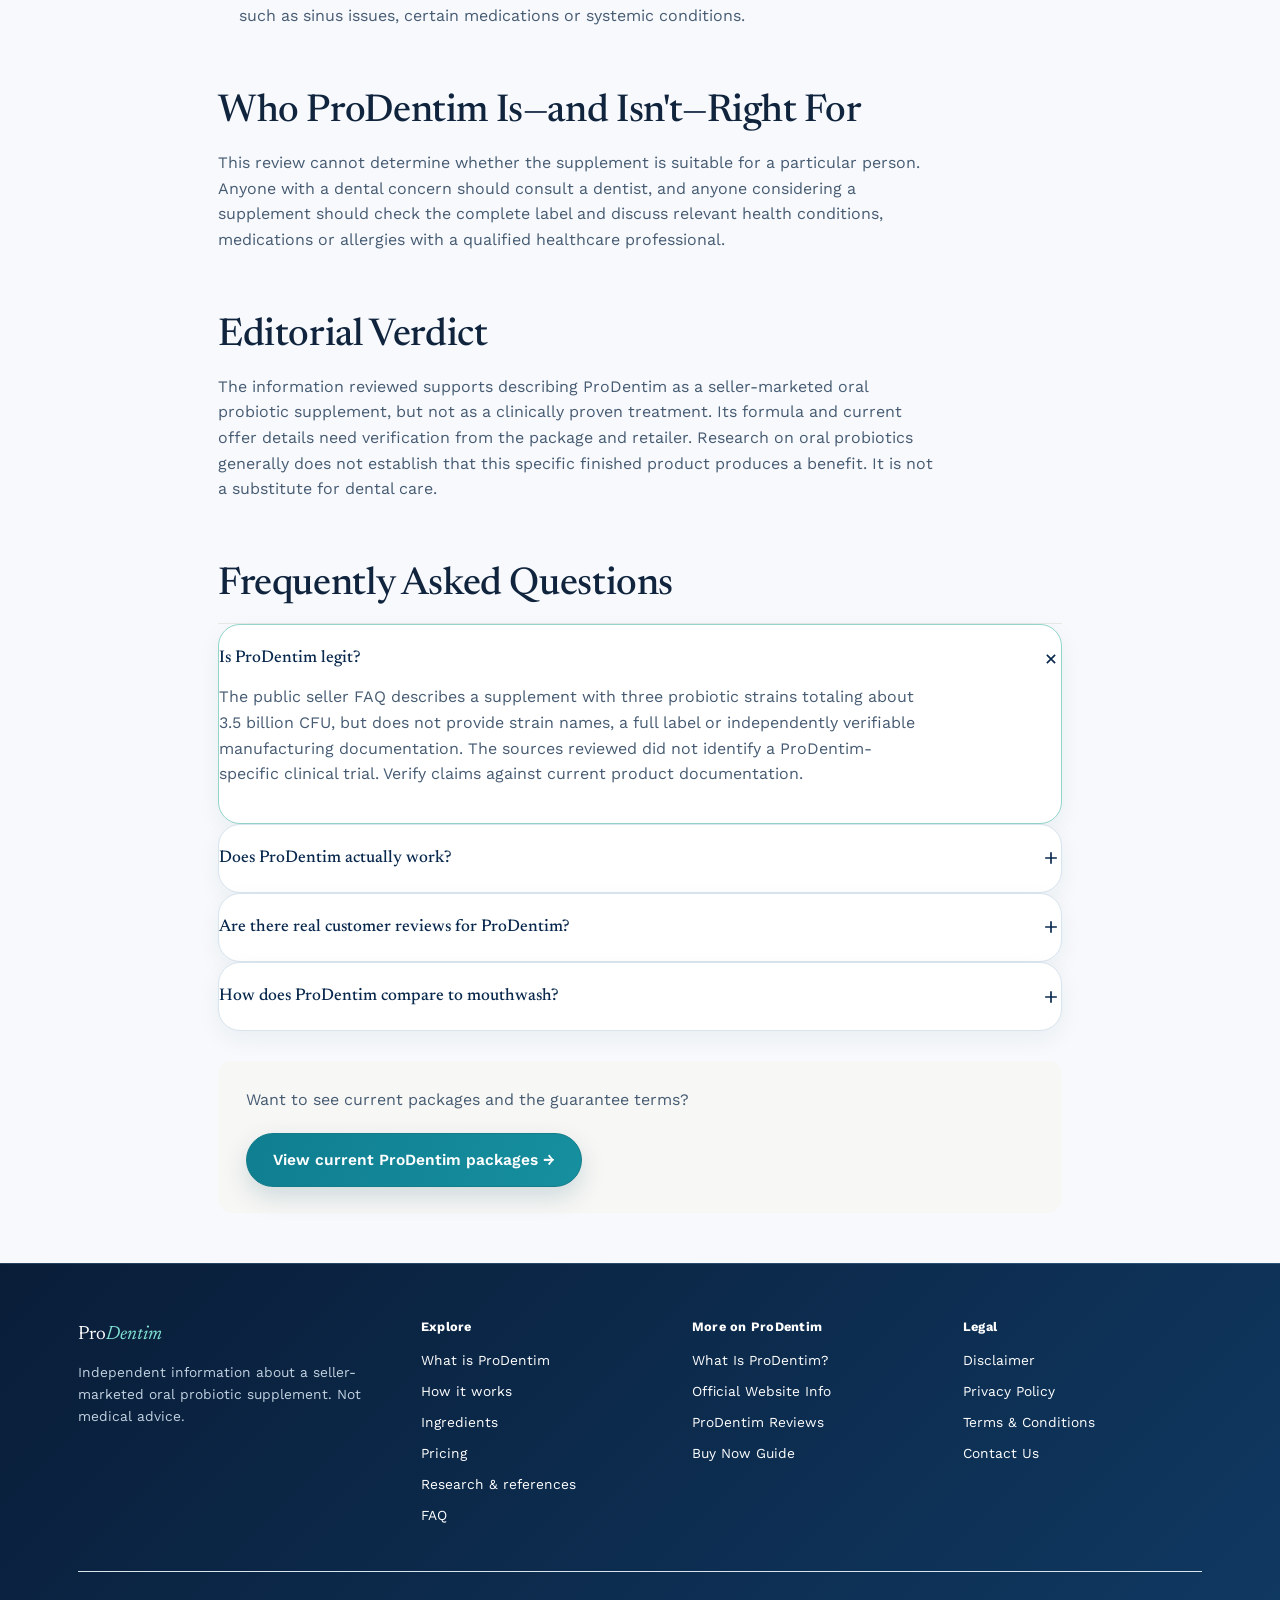
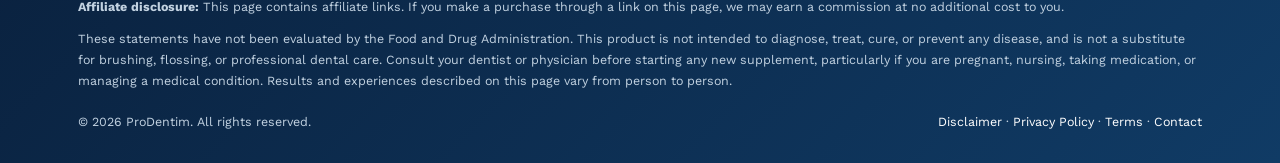
<file: reviews.html>
﻿<!DOCTYPE html>
<html lang="en">
<head>
<meta charset="UTF-8">
<meta name="viewport" content="width=device-width, initial-scale=1.0">
<title>ProDentim Reviews: Independent Review &amp; Evidence</title>
<meta name="description" content="Independent ProDentim review of ingredients, pricing, complaints and research. No verified ratings or product-specific clinical trial were found.">
<link rel="canonical" href="https://www.priodentim.com/reviews">
<meta name="robots" content="index, follow">
<meta name="author" content="ProDentim Editorial Team">
<meta property="og:type" content="article">
<meta property="og:site_name" content="ProDentim">
<meta property="og:title" content="ProDentim Reviews: Independent Review &amp; Evidence">
<meta property="og:description" content="Independent ProDentim review of ingredients, pricing, complaints and research. No verified ratings or product-specific clinical trial were found.">
<meta property="og:url" content="https://www.priodentim.com/reviews">
<meta property="og:image" content="https://www.priodentim.com/assets/images/prodentim-bottle-oral-probiotic-supplement.png">
<meta property="og:locale" content="en_US">
<meta name="twitter:card" content="summary_large_image">
<meta name="twitter:title" content="ProDentim Reviews: Independent Review &amp; Evidence">
<meta name="twitter:description" content="Independent ProDentim review of ingredients, pricing, complaints and research. No verified ratings or product-specific clinical trial were found.">
<meta name="twitter:image" content="https://www.priodentim.com/assets/images/prodentim-bottle-oral-probiotic-supplement.png">
<link rel="icon" href="assets/images/prodentim-bottle-oral-probiotic-supplement.webp" type="image/webp">
<link rel="preconnect" href="https://fonts.googleapis.com">
<link rel="preconnect" href="https://fonts.gstatic.com" crossorigin>
<link href="https://fonts.googleapis.com/css2?family=Newsreader:ital,opsz,wght@0,6..72,400;0,6..72,500;0,6..72,600;1,6..72,500&family=Work+Sans:wght@400;500;600;700&display=swap" rel="stylesheet">
<link rel="stylesheet" href="styles.css">
<script type="application/ld+json">
{
  "@context": "https://schema.org",
  "@graph": [
    {
      "@type": "WebPage",
      "@id": "https://www.priodentim.com/reviews#webpage",
      "url": "https://www.priodentim.com/reviews",
      "name": "ProDentim Reviews: Independent Review & Evidence",
      "description": "Independent ProDentim review of ingredients, pricing, complaints and research. No verified ratings or product-specific clinical trial were found.",
      "isPartOf": { "@id": "https://www.priodentim.com/#website" }
    },
    {
      "@type": "BreadcrumbList",
      "itemListElement": [
        { "@type": "ListItem", "position": 1, "name": "Home", "item": "https://www.priodentim.com/" },
        { "@type": "ListItem", "position": 2, "name": "ProDentim Reviews", "item": "https://www.priodentim.com/reviews" }
      ]
    }
  ]
}
</script>
<style>

  :root{
    --ink:#171717;
    --ink-soft:#4A4A47;
    --ink-faint:#777773;
    --mist:#FAFAF8;
    --mist-deep:#F7F7F5;
    --panel:#ffffff;
    --accent:#171717;
    --accent-deep:#171717;
    --accent-soft:#F7F7F5;
    --accent-soft-2:#F7F7F5;
    --ink-accent:#171717;
    --ink-accent-deep:#171717;
    --neutral-accent:#FFFFFF;
    --neutral-accent-deep:#FFFFFF;
    --line:#E8E8E5;
    --line-soft:#F0F0ED;
    --radius-s:6px;
    --radius-m:14px;
    --font-display:"Newsreader", Georgia, serif;
    --font-body:"Work Sans", -apple-system, BlinkMacSystemFont, "Segoe UI", sans-serif;
  }

  :root{ color-scheme: light; }
  @media (prefers-color-scheme: light){
    :root:not([data-theme="light"]){
      --ink:#171717; --ink-soft:#4A4A47; --ink-faint:#777773;
      --mist:#FFFFFF; --mist-deep:#FAFAF8; --panel:#FFFFFF;
      --accent:#171717; --accent-deep:#171717; --accent-soft:#F7F7F5; --accent-soft-2:#F7F7F5;
      --line:#E8E8E5; --line-soft:#F0F0ED;
    }
  }
  :root[data-theme="light"]{
    --ink:#171717; --ink-soft:#4A4A47; --ink-faint:#777773;
    --mist:#FFFFFF; --mist-deep:#FAFAF8; --panel:#FFFFFF;
    --accent:#171717; --accent-deep:#171717; --accent-soft:#F7F7F5; --accent-soft-2:#F7F7F5;
    --line:#E8E8E5; --line-soft:#F0F0ED;
  }

  *{box-sizing:border-box;}
  html{scroll-behavior:smooth;}
  body{margin:0;background:var(--mist);color:var(--ink);font-family:var(--font-body);font-size:16px;line-height:1.6;-webkit-font-smoothing:antialiased;}
  img{max-width:100%;display:block;}
  a{color:inherit;}
  a:focus-visible, button:focus-visible, summary:focus-visible, .btn:focus-visible{outline:3px solid var(--accent-deep); outline-offset:2px;}
  .wrap{max-width:1180px;margin:0 auto;padding:0 28px;}
  section{position:relative;}
  .visually-hidden{position:absolute; width:1px; height:1px; overflow:hidden; clip:rect(0 0 0 0); white-space:nowrap;}

  h1,h2,h3,h4{font-family:var(--font-display);font-weight:600;color:var(--ink);margin:0 0 0.4em;letter-spacing:-0.01em;}
  h1{font-size:clamp(2.4rem,4.4vw,3.5rem); line-height:1.08; font-weight:500;}
  h2{font-size:clamp(1.8rem,3vw,2.4rem); line-height:1.16; font-weight:500;}
  h3{font-size:1.24rem; font-weight:600;}
  p{margin:0 0 1em; color:var(--ink-soft); max-width:62ch;}
  .lede{font-size:1.14rem; color:var(--ink-soft);}

  .btn{display:inline-flex; align-items:center; gap:8px; font-family:var(--font-body); font-weight:600; font-size:0.97rem; padding:14px 26px; border-radius:999px; border:1px solid transparent; text-decoration:none; cursor:pointer; transition:transform .18s ease, box-shadow .18s ease, background .18s ease;}
  .btn-primary{background:var(--ink-accent-deep); color:#fff; box-shadow:0 14px 26px -12px rgba(0,0,0,0.5);}
  .btn-primary:hover{background:var(--ink-accent); transform:translateY(-1px); box-shadow:0 18px 30px -12px rgba(0,0,0,0.55);}
  .btn-ghost{background:transparent; color:var(--accent-deep); border-color:var(--accent-deep);}
  .btn-ghost:hover{background:var(--accent-soft);}
  .btn-block{width:100%; justify-content:center;}

  header.site{position:sticky; top:0; z-index:50; background:color-mix(in srgb, var(--mist) 88%, transparent); backdrop-filter:blur(10px); border-bottom:1px solid var(--line-soft);}
  .nav-inner{display:flex; align-items:center; justify-content:space-between; padding:16px 28px; max-width:1180px; margin:0 auto;}
  .brand{display:flex; align-items:baseline; gap:8px; text-decoration:none; color:var(--ink);}
  .brand .mark{font-family:var(--font-display); font-size:1.32rem; font-weight:600;}
  .brand .mark em{font-style:italic; color:var(--ink-accent-deep); font-weight:500;}
  nav.links{display:flex; gap:22px; font-size:0.92rem; flex-wrap:wrap;}
  nav.links a{text-decoration:none; color:var(--ink-soft); transition:color .15s ease;}
  nav.links a:hover{color:var(--accent-deep);}
  .nav-cta{display:flex; align-items:center; gap:18px;}
  .nav-cta .btn{padding:10px 20px; font-size:0.9rem;}
  #nav-toggle{display:none;}
  .burger{display:none;}

  @media (max-width:980px){
    nav.links{position:fixed; inset:64px 0 0 0; background:var(--panel); flex-direction:column; padding:28px; gap:20px; font-size:1.1rem; transform:translateY(-8px); opacity:0; pointer-events:none; transition:opacity .2s ease, transform .2s ease; border-top:1px solid var(--line-soft); overflow-y:auto;}
    #nav-toggle:checked ~ .nav-inner nav.links{opacity:1; transform:translateY(0); pointer-events:auto;}
    .burger{display:block; width:26px; height:20px; position:relative; cursor:pointer;}
    .burger span{position:absolute; left:0; right:0; height:2px; background:var(--ink); transition:transform .2s ease, opacity .2s ease;}
    .burger span:nth-child(1){top:0;} .burger span:nth-child(2){top:9px;} .burger span:nth-child(3){top:18px;}
    #nav-toggle:checked ~ .nav-inner .burger span:nth-child(1){transform:translateY(9px) rotate(45deg);}
    #nav-toggle:checked ~ .nav-inner .burger span:nth-child(2){opacity:0;}
    #nav-toggle:checked ~ .nav-inner .burger span:nth-child(3){transform:translateY(-9px) rotate(-45deg);}
  }

  .hero{padding:60px 0 40px; overflow:hidden;}
  .hero-grid{display:grid; grid-template-columns:1.05fr 0.95fr; gap:40px; align-items:center;}
  @media (max-width:920px){ .hero-grid{grid-template-columns:1fr;} }
  .hero-cta-row{display:flex; gap:14px; flex-wrap:wrap; margin-bottom:26px;}
  .trust-row{display:flex; flex-wrap:wrap; gap:20px; padding-top:18px; border-top:1px solid var(--line);}
  .trust-item{display:flex; align-items:center; gap:8px; font-size:0.85rem; color:var(--ink-soft); font-weight:600;}
  .trust-item svg{width:17px; height:17px; flex:none; color:var(--accent-deep);}

  .hero-art{position:relative; display:flex; align-items:center; justify-content:center; min-height:420px;}
  .art-glow{position:absolute; width:80%; padding-top:80%; border-radius:50%; background:radial-gradient(circle, color-mix(in srgb, var(--accent) 50%, transparent) 0%, transparent 68%); filter:blur(6px); animation:glowPulse 7s ease-in-out infinite;}
  @keyframes glowPulse{ 0%,100%{transform:scale(1); opacity:0.7;} 50%{transform:scale(1.07); opacity:1;} }
  .bottle-stage{position:relative; width:min(460px, 82vw); animation:floatY 6.2s ease-in-out infinite;}
  @keyframes floatY{ 0%,100%{transform:translateY(0) rotate(0deg);} 50%{transform:translateY(-14px) rotate(0.5deg);} }
  .bottle-stage img{position:relative; z-index:2; filter:drop-shadow(0 26px 26px rgba(0,0,0,0.2));}
  .leaf{position:absolute; border-radius:50% 4px; filter:blur(0.5px); opacity:0.6; background:radial-gradient(circle at 32% 30%, var(--accent-soft-2), transparent 72%); animation:drift 11s ease-in-out infinite;}
  .leaf.l1{width:30px; height:38px; top:10%; left:5%; animation-duration:9s;}
  .leaf.l2{width:20px; height:26px; top:64%; left:2%; animation-duration:12s; animation-delay:1.3s;}
  .leaf.l3{width:26px; height:32px; top:16%; right:4%; animation-duration:10s; animation-delay:0.5s;}
  .leaf.l4{width:16px; height:20px; bottom:12%; right:9%; animation-duration:8s; animation-delay:2s;}
  @keyframes drift{ 0%,100%{transform:translate(0,0) rotate(0deg);} 50%{transform:translate(10px,-16px) rotate(8deg);} }
  @media (prefers-reduced-motion:reduce){ .bottle-stage, .art-glow, .leaf{animation:none !important;} }

  .band{padding:84px 0;}
  .band-panel{background:var(--panel);}
  .band-pale{background:var(--accent-soft);}
  .band-contrast{background:var(--ink); color:#4A4A47;}
  .band-contrast h2, .band-contrast h3{color:#fff;}
  .band-contrast p{color:#4A4A47;}
  .section-head{max-width:680px; margin-bottom:46px;}
  .section-head p{margin-top:12px;}
  .section-head.center{margin-left:auto; margin-right:auto; text-align:center;}
  .kicker{font-size:0.78rem; font-weight:700; letter-spacing:0.04em; color:var(--accent-deep); text-transform:uppercase; margin-bottom:10px; display:block;}
  .band-contrast .kicker{color:var(--accent);}

  blockquote.pull{font-family:var(--font-display); font-style:italic; font-weight:500; font-size:clamp(1.35rem,2.2vw,1.85rem); line-height:1.42; color:var(--ink); margin:34px 0; padding-left:26px; border-left:3px solid var(--accent-deep); max-width:54ch;}

  .two-col{display:grid; grid-template-columns:1fr 1fr; gap:56px; align-items:start;}
  @media (max-width:860px){ .two-col{grid-template-columns:1fr; gap:12px;} }
  .callout-box{background:var(--panel); border:1px solid var(--line); border-radius:var(--radius-m); padding:22px 24px; margin-top:18px;}
  .callout-box p{margin-bottom:0; font-size:0.94rem;}
  .callout-box.warn{background:color-mix(in srgb, var(--ink-accent) 7%, var(--panel));}

  .steps{display:grid; grid-template-columns:repeat(3,1fr); gap:34px;}
  @media (max-width:820px){ .steps{grid-template-columns:1fr;} }
  .step .num{font-family:var(--font-display); font-size:2.5rem; font-weight:500; color:var(--accent-deep); line-height:1; margin-bottom:12px; display:block;}
  .step h3{margin-bottom:8px;}
  @media (min-width:821px){
    .steps{position:relative;}
    .step:not(:last-child)::after{content:""; position:absolute; top:20px; left:calc(100% - 6px); width:calc(34px + 12px); border-top:1px dashed var(--accent);}
  }

  .ing-grid{display:grid; grid-template-columns:repeat(3,1fr); gap:1px; background:var(--line); border:1px solid var(--line); border-radius:var(--radius-m); overflow:hidden;}
  @media (max-width:900px){ .ing-grid{grid-template-columns:repeat(2,1fr);} }
  @media (max-width:600px){ .ing-grid{grid-template-columns:1fr;} }
  .ing-cell{background:var(--panel); padding:30px 26px;}
  .ing-cell svg{width:32px; height:32px; color:var(--accent-deep); margin-bottom:14px;}
  .ing-cell h3{font-size:1.05rem; margin-bottom:6px;}
  .ing-cell p{font-size:0.92rem; margin-bottom:10px;}
  .ing-cell a{font-size:0.82rem; font-weight:600; color:var(--accent-deep); text-decoration:none; border-bottom:1px solid var(--accent);}
  .ing-cell a:hover{color:var(--ink-accent-deep); border-color:var(--ink-accent-deep);}
  .cfu-tag{display:inline-block; font-size:0.72rem; font-weight:700; letter-spacing:0.02em; color:var(--ink-accent-deep); background:color-mix(in srgb, var(--ink-accent) 12%, transparent); padding:3px 10px; border-radius:999px; margin-bottom:10px;}

  .pillars{display:grid; grid-template-columns:repeat(3,1fr); gap:40px;}
  @media (max-width:820px){ .pillars{grid-template-columns:1fr;} }
  .pillar .tag{display:inline-block; font-size:0.78rem; font-weight:700; letter-spacing:0.02em; color:var(--accent-deep); background:var(--accent-soft); padding:5px 12px; border-radius:999px; margin-bottom:16px;}

  .who-grid{display:grid; grid-template-columns:repeat(4,1fr); gap:20px;}
  @media (max-width:920px){ .who-grid{grid-template-columns:repeat(2,1fr);} }
  @media (max-width:560px){ .who-grid{grid-template-columns:1fr;} }
  .who-card{background:var(--panel); border:1px solid var(--line); border-radius:var(--radius-m); padding:22px 20px;}
  .who-card h3{font-size:1rem; margin-bottom:6px;}
  .who-card p{font-size:0.88rem; margin-bottom:0;}

  table.compare{width:100%; border-collapse:collapse; background:var(--panel); border-radius:var(--radius-m); overflow:hidden; border:1px solid var(--line); font-size:0.92rem;}
  table.compare th, table.compare td{padding:14px 16px; text-align:left; border-bottom:1px solid var(--line); vertical-align:top;}
  table.compare th{background:var(--accent-soft); font-family:var(--font-body); font-weight:700; color:var(--ink);}
  table.compare tr:last-child td{border-bottom:none;}
  table.compare td:first-child{font-weight:600; white-space:nowrap;}
  .table-wrap{overflow-x:auto; margin:8px 0 6px;}

  .pricing-grid{display:grid; grid-template-columns:repeat(3,1fr); gap:26px; align-items:stretch;}
  @media (max-width:920px){ .pricing-grid{grid-template-columns:1fr; max-width:420px; margin:0 auto;} }
  .price-card{background:var(--panel); border:1px solid var(--line); border-radius:var(--radius-m); padding:30px 26px 26px; display:flex; flex-direction:column; position:relative;}
  .price-card.featured{border-color:var(--ink-accent-deep); box-shadow:0 26px 50px -22px rgba(0,0,0,0.35); transform:translateY(-10px);}
  @media (max-width:920px){ .price-card.featured{transform:none;} }
  .ribbon{position:absolute; top:-13px; left:50%; transform:translateX(-50%); background:var(--ink-accent-deep); color:#fff; font-size:0.72rem; font-weight:700; letter-spacing:0.03em; padding:6px 16px; border-radius:999px; box-shadow:0 8px 16px -6px rgba(0,0,0,0.45);}
  .plan-name{font-size:0.82rem; font-weight:700; color:var(--ink-faint); margin-bottom:6px;}
  .plan-supply{font-family:var(--font-display); font-size:1.5rem; margin-bottom:2px;}
  .plan-days{font-size:0.85rem; color:var(--ink-faint); margin-bottom:18px;}
  .plan-bottles{display:flex; align-items:flex-end; justify-content:center; height:120px; margin-bottom:18px;}
  .plan-bottles img{max-height:100%; width:auto; filter:drop-shadow(0 10px 14px rgba(0,0,0,0.18));}
  .save-badge{font-size:0.8rem; font-weight:700; color:var(--accent-deep); background:color-mix(in srgb, var(--accent) 20%, transparent); padding:6px 12px; border-radius:var(--radius-s); display:inline-block; margin-bottom:14px;}
  .plan-price{display:flex; align-items:baseline; gap:6px; margin-bottom:2px;}
  .plan-price .amt{font-family:var(--font-display); font-size:2.35rem; font-weight:600;}
  .plan-price .per{font-size:0.88rem; color:var(--ink-faint);}
  .plan-total{font-size:0.86rem; color:var(--ink-faint); margin-bottom:20px;}
  .plan-total s{color:var(--ink-faint); opacity:0.7; margin-right:4px;}
  .plan-total b{color:var(--ink);}
  .price-card ul{list-style:none; margin:0 0 22px; padding:0; font-size:0.88rem; color:var(--ink-soft); flex:1;}
  .price-card ul li{display:flex; gap:8px; padding:5px 0; align-items:flex-start;}
  .price-card ul li svg{width:15px; height:15px; flex:none; margin-top:3px; color:var(--accent-deep);}
  .price-note{font-size:0.84rem; color:var(--ink-faint); margin-top:26px; max-width:70ch;}

  .bonus-strip{display:grid; grid-template-columns:repeat(3,1fr); gap:22px; margin-top:44px;}
  @media (max-width:760px){ .bonus-strip{grid-template-columns:1fr; max-width:340px; margin-left:auto; margin-right:auto;} }
  .bonus-card{background:var(--panel); border:1px solid var(--line); border-radius:var(--radius-m); overflow:hidden; text-align:center;}
  .bonus-card img{width:100%; height:200px; object-fit:cover;}
  .bonus-ph{height:200px; background:linear-gradient(160deg, var(--accent-soft), var(--accent-soft-2)); display:flex; align-items:center; justify-content:center;}
  .bonus-ph svg{width:52px; height:52px; color:var(--accent-deep);}
  .bonus-card .b-body{padding:18px 18px 22px;}
  .bonus-card .b-tag{font-size:0.72rem; font-weight:700; color:var(--neutral-accent-deep); background:color-mix(in srgb, var(--neutral-accent) 16%, transparent); padding:3px 10px; border-radius:999px; display:inline-block; margin-bottom:8px;}
  .bonus-card h3{font-size:1rem; margin-bottom:4px;}
  .bonus-card p{font-size:0.86rem; margin:0;}

  .guarantee{display:grid; grid-template-columns:auto 1fr; gap:32px; align-items:center;}
  @media (max-width:700px){ .guarantee{grid-template-columns:1fr; text-align:center;} .guarantee .seal-img{margin:0 auto;} }
  .seal-img{width:132px; height:132px; flex:none;}

  .consider-grid{display:grid; grid-template-columns:repeat(2,1fr); gap:22px;}
  @media (max-width:760px){ .consider-grid{grid-template-columns:1fr;} }
  .consider{background:var(--panel); border:1px solid var(--line); border-radius:var(--radius-m); padding:26px 26px 22px;}
  .consider h3{font-size:1rem; margin-bottom:8px;}
  .consider p{font-size:0.92rem; margin-bottom:0; color:var(--ink);}

  .ref-list{list-style:none; margin:0; padding:0; border-top:1px solid var(--line);}
  .ref-list li{display:grid; grid-template-columns:32px 1fr; gap:16px; padding:20px 0; border-bottom:1px solid var(--line);}
  .ref-list .idx{font-family:var(--font-display); color:var(--accent-deep); font-weight:600; font-size:1.1rem;}
  .ref-list h4{margin:0 0 4px; font-size:1rem; font-family:var(--font-body); font-weight:700; color:var(--ink);}
  .ref-list p{margin:0 0 6px; font-size:0.92rem;}
  .ref-list .meta{font-size:0.8rem; color:var(--ink-faint); margin-bottom:6px;}
  .ref-list a{font-size:0.86rem; color:var(--accent-deep); text-decoration:none; word-break:break-word;}
  .ref-list a:hover{color:var(--ink-accent-deep);}
  .ref-note{font-size:0.85rem; color:var(--ink-faint); margin-top:22px; max-width:70ch;}
  .ref-toggle-wrap{margin-top:22px;}

  .faq{border-top:1px solid var(--line);}
  .faq details{border-bottom:1px solid var(--line); padding:20px 0;}
  .faq summary{list-style:none; cursor:pointer; display:flex; justify-content:space-between; align-items:center; gap:20px; font-family:var(--font-display); font-size:1.06rem; color:var(--ink); font-weight:500;}
  .faq summary::-webkit-details-marker{display:none;}
  .faq summary .chev{flex:none; width:20px; height:20px; transition:transform .22s ease; color:var(--accent-deep);}
  .faq details[open] summary .chev{transform:rotate(135deg);}
  .faq .a{padding-top:12px; max-width:70ch;}

  .badges-row{margin-top:18px; opacity:0.9;}
  .badges-row img{max-width:420px; width:100%;}

  .final-cta{text-align:center; padding:92px 0;}
  .final-cta h2{max-width:18ch; margin-left:auto; margin-right:auto;}
  .final-cta p{max-width:52ch; margin-left:auto; margin-right:auto;}

  footer{background:var(--ink); color:#4A4A47; padding:56px 0 30px; font-size:0.86rem;}
  footer a{color:#4A4A47; text-decoration:none;}
  footer a:hover{color:#fff;}
  .footer-grid{display:grid; grid-template-columns:1.3fr 1fr 1fr 1fr; gap:32px; margin-bottom:36px;}
  @media (max-width:720px){ .footer-grid{grid-template-columns:1fr; gap:28px;} }
  .footer-grid h2{color:#fff; font-size:0.8rem; letter-spacing:0.02em; margin:0 0 14px; font-family:var(--font-body); font-weight:700;}
  .footer-grid ul{list-style:none; margin:0; padding:0;}
  .footer-grid li{margin-bottom:9px;}
  .footer-brand .mark{font-family:var(--font-display); font-size:1.2rem; color:#fff; margin-bottom:10px; display:block;}
  .disclaimer{border-top:1px solid #E8E8E5; padding-top:24px; color:#777773; font-size:0.78rem; line-height:1.7;}
  .disclaimer p{color:#777773; max-width:none; margin-bottom:10px;}
  .foot-bottom{display:flex; justify-content:space-between; flex-wrap:wrap; gap:10px; margin-top:20px; color:#777773; font-size:0.78rem;}

</style>

<style>
  .page-hero{padding:56px 0 8px;}
  .page-hero .kicker{font-size:0.82rem; font-weight:700; letter-spacing:0.03em; color:var(--accent-deep); margin-bottom:10px;}
  .page-hero .updated{font-size:0.85rem; color:var(--ink-faint); margin-bottom:0;}
  .page-hero p.lede{max-width:70ch;}
  article.prose{padding:24px 0 20px;}
  article.prose h2{margin-top:1.6em;}
  article.prose h3{margin-top:1.3em;}
  article.prose p, article.prose li{max-width:72ch;}
  article.prose ul, article.prose ol{padding-left:1.3em; color:var(--ink-soft);}
  .toc{background:var(--panel); border:1px solid var(--line); border-radius:var(--radius-m); padding:22px 26px; margin:30px 0; max-width:70ch;}
  .toc h2{font-size:1.05rem; margin-bottom:10px; font-family:var(--font-body); font-weight:700;}
  .toc ol{margin:0; padding-left:1.2em; columns:2; column-gap:28px;}
  .toc li{margin-bottom:6px; font-size:0.92rem;}
  .toc a{color:var(--accent-deep); text-decoration:none;}
  .toc a:hover{color:var(--ink-accent-deep);}
  @media (max-width:600px){ .toc ol{columns:1;} }
  .inline-cta{background:var(--accent-soft); border-radius:var(--radius-m); padding:26px 28px; margin:30px 0; display:flex; align-items:center; justify-content:space-between; gap:20px; flex-wrap:wrap;}
  .inline-cta p{margin:0; max-width:44ch;}
</style>

</head>
<body>
<a class="visually-hidden" href="#main-content">Skip to content</a>
<header class="site">
  <input type="checkbox" id="nav-toggle">
  <div class="nav-inner">
    <a class="brand" href="index.html"><span class="mark">Pro<em>Dentim</em></span></a>
    <nav class="links">
      <a href="prodentim.html">What Is ProDentim</a>
      <a href="index.html#ingredients">Ingredients</a>
      <a href="reviews.html">Reviews</a>
      <a href="index.html#research">Research</a>
      <a href="official-website.html">Official Site Info</a>
      <a href="buy-now.html">Buy Now</a>
    </nav>
    <div class="nav-cta">
      <a class="btn btn-primary" href="https://3ca2e4vkmg607u0j-jn0odqj1n.hop.clickbank.net" target="_blank" rel="nofollow sponsored noopener">Shop ProDentim</a>
      <label class="burger" for="nav-toggle"><span></span><span></span><span></span></label>
    </div>
  </div>
</header>

<section class="page-hero">
  <div class="wrap">
    <div class="kicker">Editorial Review</div>
    <h1 id="main-content">ProDentim Reviews: Ingredients, Price, Complaints and Evidence</h1>
    <p class="lede">A formulation-by-formulation editorial review of ProDentim, including what published research on its ingredients does and doesn't prove about the finished product.</p>
    <p><strong>Publisher:</strong> ProDentim Editorial Team, an independent information publisher. No medical or dental credentials are claimed.</p>
    <p><strong>Short answer:</strong> The seller markets ProDentim as an oral probiotic, but the sources reviewed do not provide the full formula or establish results for the finished product. This page is an evidence-focused editorial review, not a collection of verified customer reviews; we do not publish ratings or testimonials we cannot authenticate.</p>
  </div>
</section>

<article class="prose">
  <div class="wrap">
    <div class="toc">
      <h2>On this page</h2>
      <ol>
        <li><a href="#formulation">Formulation</a></li>
        <li><a href="#convenience">Convenience &amp; Format</a></li>
        <li><a href="#transparency">Ingredient Transparency</a></li>
        <li><a href="#research-says">What the Research Says</a></li>
        <li><a href="#usage">Usage Experience</a></li>
        <li><a href="#pricing-review">Pricing &amp; Guarantee</a></li>
        <li><a href="#safety">Complaints &amp; Side-Effect Information</a></li>
        <li><a href="#limitations">Limitations &amp; Buyer Considerations</a></li>
        <li><a href="#who">Who It's Right For</a></li>
        <li><a href="#verdict">Editorial Verdict</a></li>
        <li><a href="#faq">Frequently Asked Questions</a></li>
      </ol>
    </div>

    <p>This is an editorial evaluation of ProDentim's formulation, positioning and evidence base—not a collection of customer testimonials. We do not publish star ratings or "verified purchaser" quotes we cannot independently confirm. The seller's <a href="https://prodentim.com/text.php" target="_blank" rel="noopener">public product FAQ</a> and the linked research are the sources reviewed; seller statements are identified as such, and studies of other formulations are not treated as evidence for the finished product.</p>

    <h2 id="formulation">Formulation: What's Actually In It</h2>
    <p>The seller's public FAQ describes three probiotic strains totaling about 3.5 billion CFU but does not name them or provide a complete ingredient panel. Product artwork on this site is not an independently verified label. Check the package you receive for all ingredient names, quantities, allergens and directions before use.</p>

    <h2 id="convenience">Convenience and Format</h2>
    <p>The seller describes ProDentim as a chewable or dissolvable tablet and recommends slowly chewing one tablet each morning. That format differs from mouthwash, but this site did not identify a direct comparative study of the finished product against mouthwash or other oral-care products. Check the package directions before use.</p>

    <h2 id="transparency">Ingredient Transparency</h2>
    <p>The public seller FAQ gives a total CFU figure but does not name the probiotic strains or provide the complete formula. This limits independent comparison with ingredient-specific studies. The current product label is the appropriate source for ingredient names, quantities and warnings.</p>

    <h2 id="research-says">What the Research Says</h2>
    <p>Studies of oral probiotics examine particular strains, doses and delivery methods, with findings that vary by study and outcome. Because the seller's public FAQ reviewed here does not identify ProDentim's strains or list the complete formula, we cannot reliably match the finished product to that ingredient-level evidence.</p>
    <p><strong>Research on another strain, product, dose or delivery method does not establish that ProDentim produces the same effects.</strong> The seller FAQ reviewed here does not name the strains or provide the complete formula, so the studies cannot be reliably matched to this product. We did not identify a ProDentim-specific clinical trial in the sources reviewed. A selected set of category-level references is available in the <a class="link" href="index.html#research" style="color:var(--accent-deep); text-decoration:underline;">homepage research section</a>.</p>

    <h2 id="usage">Usage Experience</h2>
    <p>The seller's public FAQ recommends slowly chewing one tablet each morning. Confirm current directions, ingredients and warnings on the package you receive. Taste, tolerability and results can differ, and the available evidence does not establish how long a person should use this finished product or what effect to expect.</p>

    <h2 id="pricing-review">Pricing and Guarantee</h2>
    <p>Current prices and package terms were not independently verified. The seller FAQ describes a 60-day money-back guarantee and says unused product must be returned; confirm the complete written conditions and any return costs with the retailer before ordering.</p>

    <h2 id="safety">Complaints and Side-Effect Information</h2>
    <p>This site did not verify a representative complaint dataset or reliable rate of adverse effects for ProDentim. The seller's public FAQ does not provide the complete ingredient label or independent safety evidence, so we cannot determine product-specific risks from it. Review the current label and ask a qualified healthcare professional about your circumstances, especially if you have a medical condition, take medication, are pregnant or nursing, or have a known allergy. For a dental symptom or suspected reaction, seek professional advice rather than relying on this page.</p>

    <h2 id="limitations">Limitations and Buyer Considerations</h2>
    <ul>
      <li><strong>No ProDentim-specific trial was identified in the sources reviewed</strong>—ingredient-level research cannot establish the effects of the finished product.</li>
      <li><strong>Results are inherently individual</strong>—baseline oral health, diet, smoking status and existing hygiene habits all affect outcomes, and ingredient-level research does not control for them.</li>
      <li><strong>It is not a treatment</strong>—anyone with diagnosed gum disease, active tooth decay, or oral pain should see a dentist rather than relying on a supplement.</li>
      <li><strong>Halitosis has multiple causes</strong>—an oral probiotic cannot be assumed to address causes such as sinus issues, certain medications or systemic conditions.</li>
    </ul>

    <h2 id="who">Who ProDentim Is—and Isn't—Right For</h2>
    <p>This review cannot determine whether the supplement is suitable for a particular person. Anyone with a dental concern should consult a dentist, and anyone considering a supplement should check the complete label and discuss relevant health conditions, medications or allergies with a qualified healthcare professional.</p>

    <h2 id="verdict">Editorial Verdict</h2>
    <p>The information reviewed supports describing ProDentim as a seller-marketed oral probiotic supplement, but not as a clinically proven treatment. Its formula and current offer details need verification from the package and retailer. Research on oral probiotics generally does not establish that this specific finished product produces a benefit. It is not a substitute for dental care.</p>

    <h2 id="faq">Frequently Asked Questions</h2>
    <div class="faq">
      <details open>
        <summary>Is ProDentim legit?<svg class="chev" viewBox="0 0 24 24" fill="none" stroke="currentColor" stroke-width="2" aria-hidden="true"><path d="M12 5v14M5 12h14"/></svg></summary>
        <div class="a"><p>The public seller FAQ describes a supplement with three probiotic strains totaling about 3.5 billion CFU, but does not provide strain names, a full label or independently verifiable manufacturing documentation. The sources reviewed did not identify a ProDentim-specific clinical trial. Verify claims against current product documentation.</p></div>
      </details>
      <details>
        <summary>Does ProDentim actually work?<svg class="chev" viewBox="0 0 24 24" fill="none" stroke="currentColor" stroke-width="2" aria-hidden="true"><path d="M12 5v14M5 12h14"/></svg></summary>
        <div class="a"><p>It is not possible to conclude from the sources reviewed whether the finished product works. Studies of other oral-probiotic strains or formulations cannot be assumed to apply, especially because the FAQ reviewed does not name the strains. Check the complete label and discuss questions with a dental or healthcare professional.</p></div>
      </details>
      <details>
        <summary>Are there real customer reviews for ProDentim?<svg class="chev" viewBox="0 0 24 24" fill="none" stroke="currentColor" stroke-width="2" aria-hidden="true"><path d="M12 5v14M5 12h14"/></svg></summary>
        <div class="a"><p>We chose not to publish testimonials on this site that we can't independently verify. If you're looking for user experiences, check reviews on the retailer's own checkout page or independent, moderated review platforms, and read them critically.</p></div>
      </details>
      <details>
        <summary>How does ProDentim compare to mouthwash?<svg class="chev" viewBox="0 0 24 24" fill="none" stroke="currentColor" stroke-width="2" aria-hidden="true"><path d="M12 5v14M5 12h14"/></svg></summary>
        <div class="a"><p>They are different product types, and mouthwash formulas and directions vary. This site did not identify a direct trial comparing ProDentim with mouthwash. Neither should replace routine brushing, cleaning between teeth or professional dental care. See our <a href="index.html#compare">comparison table</a> for general distinctions.</p></div>
      </details>
    </div>

    <div class="inline-cta">
      <p>Want to see current packages and the guarantee terms?</p>
      <a class="btn btn-primary" href="https://3ca2e4vkmg607u0j-jn0odqj1n.hop.clickbank.net" target="_blank" rel="nofollow sponsored noopener">View current ProDentim packages &rarr;</a>
    </div>
  </div>
</article>
<footer>
  <div class="wrap">
    <div class="footer-grid">
      <div class="footer-brand">
        <span class="mark">Pro<em style="font-style:italic;color:var(--accent);">Dentim</em></span>
        <p style="color:#777773; max-width:34ch;">Independent information about a seller-marketed oral probiotic supplement. Not medical advice.</p>
      </div>
      <div>
        <h2>Explore</h2>
        <ul>
          <li><a href="index.html#what-is-prodentim">What is ProDentim</a></li>
          <li><a href="index.html#how-it-works">How it works</a></li>
          <li><a href="index.html#ingredients">Ingredients</a></li>
          <li><a href="index.html#pricing">Pricing</a></li>
          <li><a href="index.html#research">Research &amp; references</a></li>
          <li><a href="index.html#faq">FAQ</a></li>
        </ul>
      </div>
      <div>
        <h2>More on ProDentim</h2>
        <ul>
          <li><a href="prodentim.html">What Is ProDentim?</a></li>
          <li><a href="official-website.html">Official Website Info</a></li>
          <li><a href="reviews.html">ProDentim Reviews</a></li>
          <li><a href="buy-now.html">Buy Now Guide</a></li>
        </ul>
      </div>
      <div>
        <h2>Legal</h2>
        <ul>
          <li><a href="disclaimer.html">Disclaimer</a></li>
          <li><a href="privacy-policy.html">Privacy Policy</a></li>
          <li><a href="terms-conditions.html">Terms &amp; Conditions</a></li>
          <li><a href="contact.html">Contact Us</a></li>
        </ul>
      </div>
    </div>
    <div class="disclaimer">
      <p><strong>Affiliate disclosure:</strong> This page contains affiliate links. If you make a purchase through a link on this page, we may earn a commission at no additional cost to you.</p>
      <p>These statements have not been evaluated by the Food and Drug Administration. This product is not intended to diagnose, treat, cure, or prevent any disease, and is not a substitute for brushing, flossing, or professional dental care. Consult your dentist or physician before starting any new supplement, particularly if you are pregnant, nursing, taking medication, or managing a medical condition. Results and experiences described on this page vary from person to person.</p>
      <div class="foot-bottom">
        <span>&copy; 2026 ProDentim. All rights reserved.</span>
        <span><a href="disclaimer.html">Disclaimer</a> &middot; <a href="privacy-policy.html">Privacy Policy</a> &middot; <a href="terms-conditions.html">Terms</a> &middot; <a href="contact.html">Contact</a></span>
      </div>
    </div>
  </div>
</footer>
<script src="site.js" defer></script>
</body>
</html>
</file>
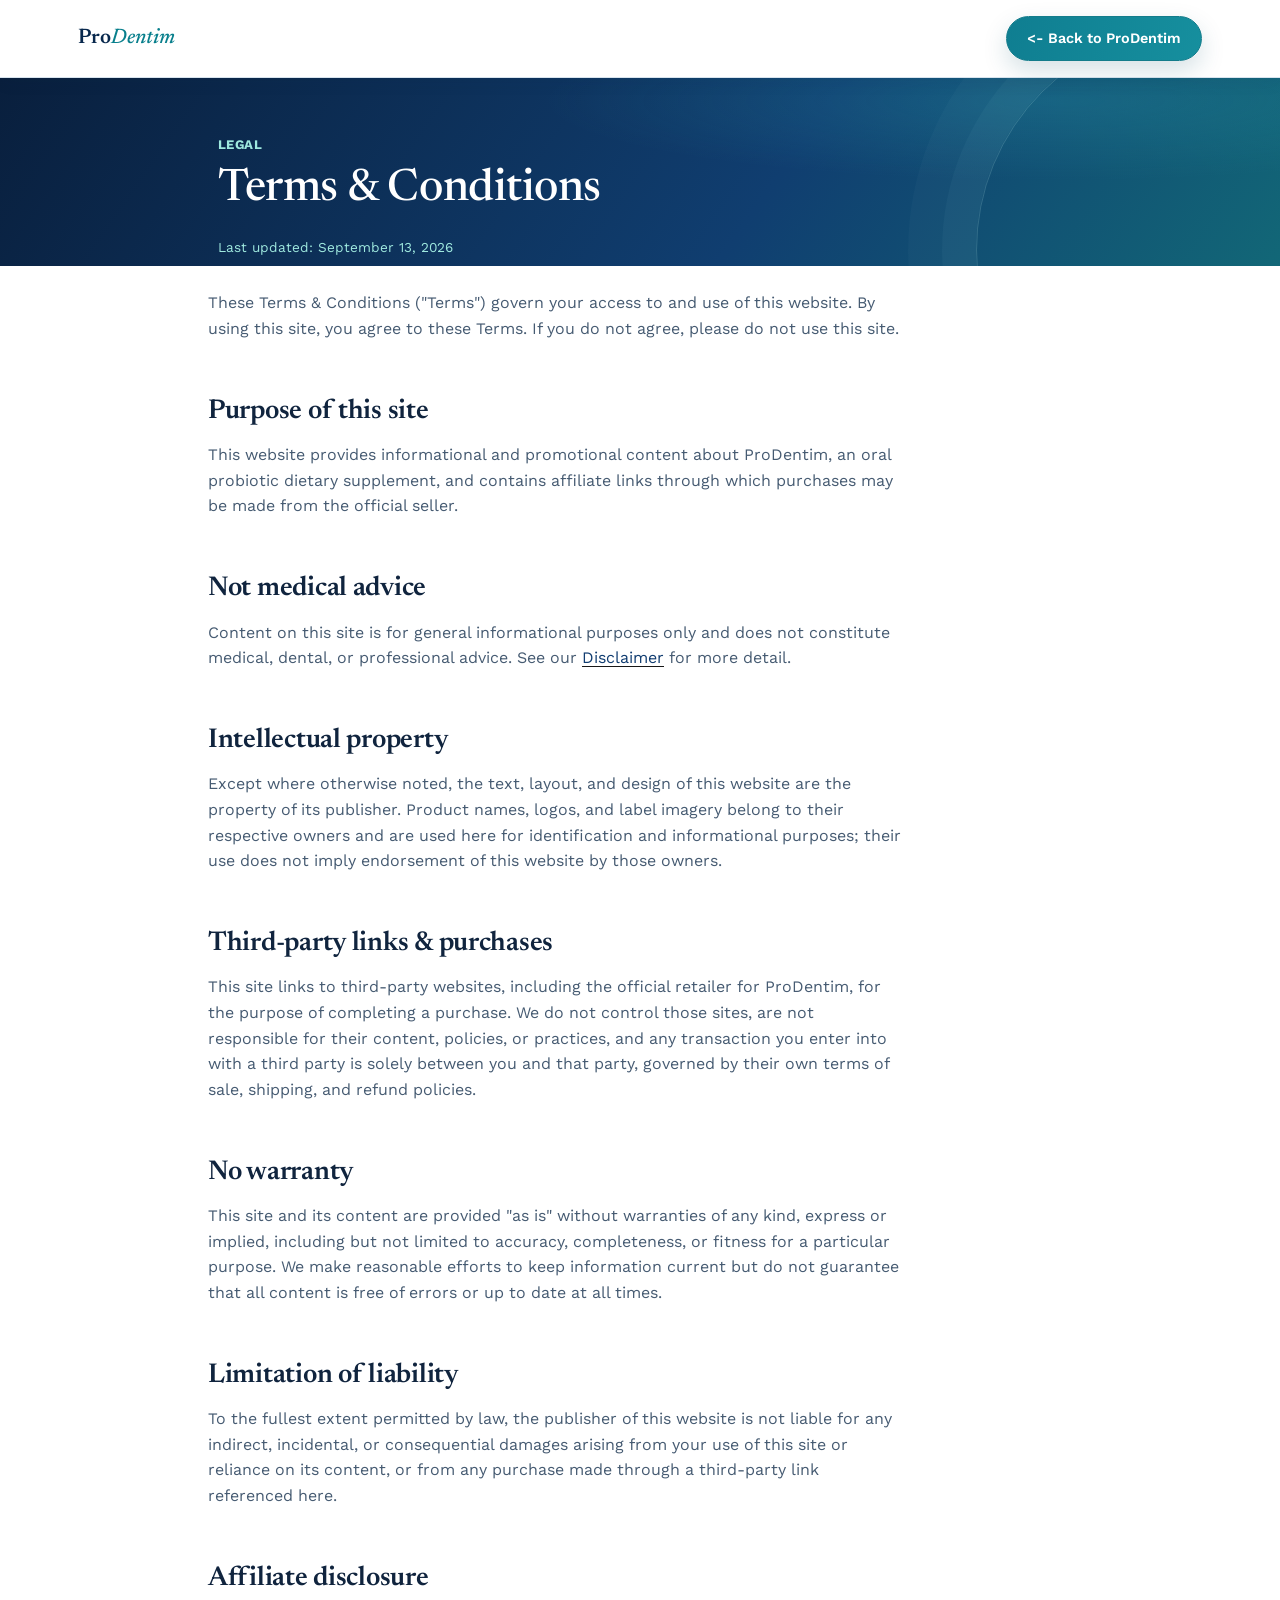
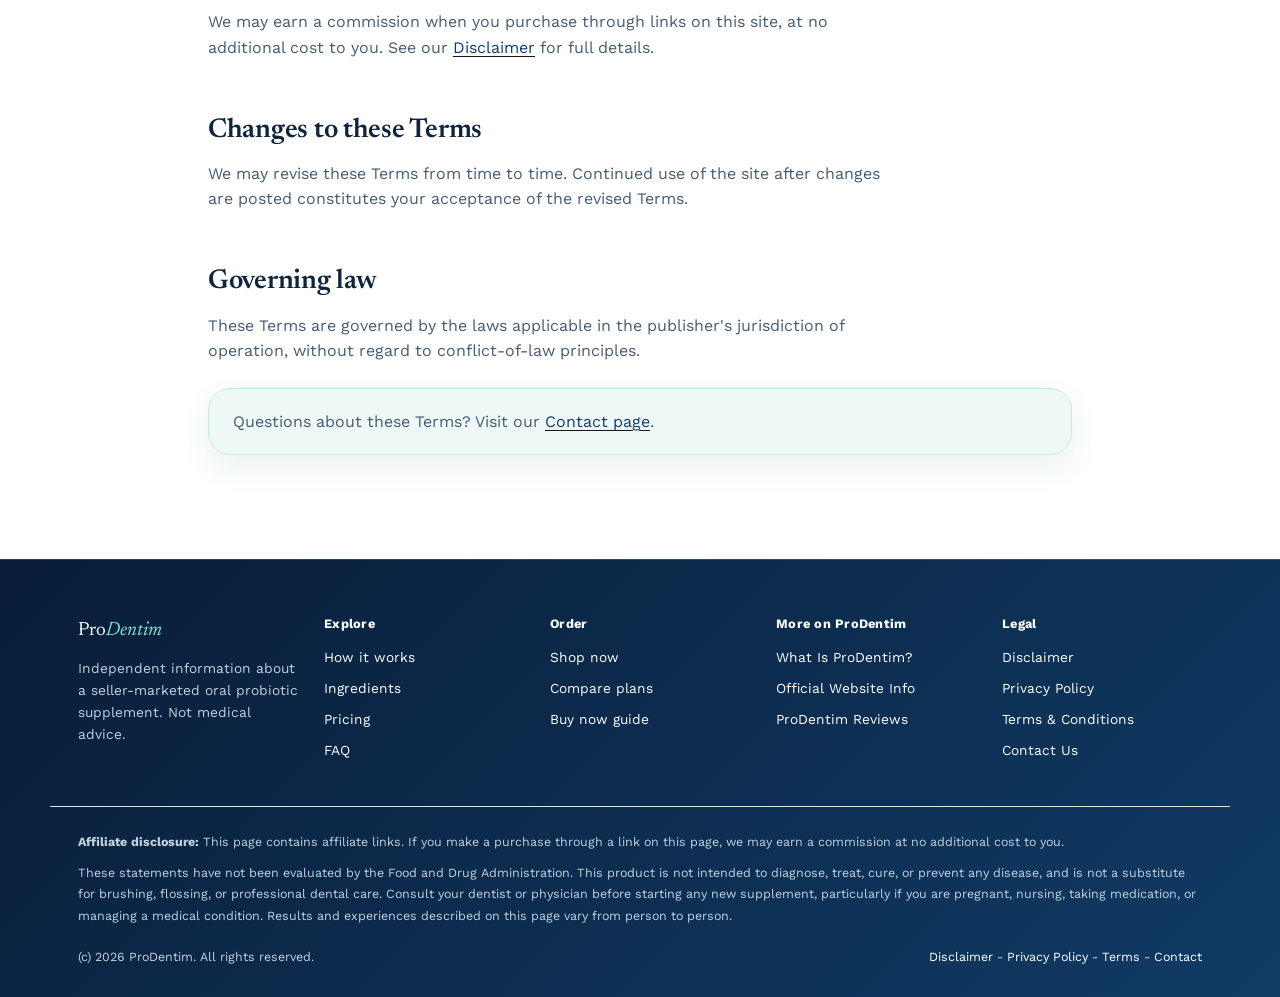
<file: terms-conditions.html>
﻿<!DOCTYPE html>
<html lang="en">
<head>
<meta charset="UTF-8">
<meta name="viewport" content="width=device-width, initial-scale=1.0">
<title>Terms & Conditions | ProDentim</title>
<meta name="description" content="Terms for this independent ProDentim information and affiliate website, covering content, external links, intellectual property and liability.">
<link rel="canonical" href="https://www.priodentim.com/terms-conditions">
<meta name="robots" content="index, follow">
<meta name="author" content="ProDentim Editorial Team">
<meta property="og:type" content="website">
<meta property="og:site_name" content="ProDentim">
<meta property="og:title" content="Terms & Conditions | ProDentim">
<meta property="og:description" content="Terms and conditions governing use of this ProDentim informational and affiliate website.">
<meta property="og:url" content="https://www.priodentim.com/terms-conditions">
<meta property="og:image" content="https://www.priodentim.com/assets/images/prodentim-bottle-oral-probiotic-supplement.png">
<meta property="og:locale" content="en_US">
<meta name="twitter:card" content="summary_large_image">
<meta name="twitter:title" content="Terms & Conditions | ProDentim">
<meta name="twitter:description" content="Terms and conditions governing use of this ProDentim informational and affiliate website.">
<meta name="twitter:image" content="https://www.priodentim.com/assets/images/prodentim-bottle-oral-probiotic-supplement.png">
<link rel="icon" href="assets/images/prodentim-bottle-oral-probiotic-supplement.webp" type="image/webp">
<link rel="preconnect" href="https://fonts.googleapis.com">
<link rel="preconnect" href="https://fonts.gstatic.com" crossorigin>
<link href="https://fonts.googleapis.com/css2?family=Newsreader:ital,opsz,wght@0,6..72,400;0,6..72,500;0,6..72,600;1,6..72,500&family=Work+Sans:wght@400;500;600;700&display=swap" rel="stylesheet">
<link rel="stylesheet" href="styles.css">
<style>

  :root{
    --ink:#171717;
    --ink-soft:#4A4A47;
    --ink-faint:#777773;
    --mist:#FAFAF8;
    --mist-deep:#F7F7F5;
    --panel:#ffffff;
    --accent:#171717;
    --accent-deep:#171717;
    --accent-soft:#F7F7F5;
    --accent-soft-2:#F7F7F5;
    --ink-accent:#171717;
    --ink-accent-deep:#171717;
    --neutral-accent:#FFFFFF;
    --neutral-accent-deep:#FFFFFF;
    --line:#E8E8E5;
    --line-soft:#F0F0ED;
    --radius-s:6px;
    --radius-m:14px;
    --font-display:"Newsreader", Georgia, serif;
    --font-body:"Work Sans", -apple-system, BlinkMacSystemFont, "Segoe UI", sans-serif;
  }
  :root{ color-scheme: light; }
  @media (prefers-color-scheme: light){
    :root:not([data-theme="light"]){
      --ink:#171717; --ink-soft:#4A4A47; --ink-faint:#777773;
      --mist:#FFFFFF; --mist-deep:#FAFAF8; --panel:#FFFFFF;
      --accent:#171717; --accent-deep:#171717; --accent-soft:#F7F7F5; --accent-soft-2:#F7F7F5;
      --line:#E8E8E5; --line-soft:#F0F0ED;
    }
  }
  :root[data-theme="light"]{
    --ink:#171717; --ink-soft:#4A4A47; --ink-faint:#777773;
    --mist:#FFFFFF; --mist-deep:#FAFAF8; --panel:#FFFFFF;
    --accent:#171717; --accent-deep:#171717; --accent-soft:#F7F7F5; --accent-soft-2:#F7F7F5;
    --line:#E8E8E5; --line-soft:#F0F0ED;
  }

  *{box-sizing:border-box;}
  html{scroll-behavior:smooth;}
  body{margin:0;background:var(--mist);color:var(--ink);font-family:var(--font-body);font-size:16px;line-height:1.6;-webkit-font-smoothing:antialiased;}
  img{max-width:100%;display:block;}
  a{color:inherit;}
  .wrap{max-width:900px;margin:0 auto;padding:0 28px;}
  section{position:relative;}

  h1,h2,h3,h4{font-family:var(--font-display);font-weight:600;color:var(--ink);margin:0 0 0.5em;letter-spacing:-0.01em;}
  h1{font-size:clamp(2rem,4vw,2.8rem); line-height:1.1; font-weight:500;}
  h2{font-size:clamp(1.4rem,2.4vw,1.7rem); line-height:1.2; font-weight:600; margin-top:2em;}
  h3{font-size:1.1rem; font-weight:700; margin-top:1.6em;}
  p, li{margin:0 0 1em; color:var(--ink-soft); max-width:70ch;}
  ul, ol{padding-left:1.3em;}
  a.link{color:var(--accent-deep); text-decoration:underline; text-decoration-color:var(--accent);}
  a.link:hover{color:var(--ink-accent-deep);}

  .btn{display:inline-flex; align-items:center; gap:8px; font-family:var(--font-body); font-weight:600; font-size:0.95rem; padding:12px 24px; border-radius:999px; border:1px solid transparent; text-decoration:none; cursor:pointer; transition:transform .18s ease, box-shadow .18s ease, background .18s ease;}
  .btn-primary{background:var(--ink-accent-deep); color:#fff; box-shadow:0 14px 26px -12px rgba(0,0,0,0.5);}
  .btn-primary:hover{background:var(--ink-accent); transform:translateY(-1px);}
  .btn-ghost{background:transparent; color:var(--accent-deep); border-color:var(--accent-deep);}
  .btn-ghost:hover{background:var(--accent-soft);}

  header.site{position:sticky; top:0; z-index:50; background:color-mix(in srgb, var(--mist) 88%, transparent); backdrop-filter:blur(10px); border-bottom:1px solid var(--line-soft);}
  .nav-inner{display:flex; align-items:center; justify-content:space-between; padding:16px 28px; max-width:1180px; margin:0 auto;}
  .brand{display:flex; align-items:baseline; gap:8px; text-decoration:none; color:var(--ink);}
  .brand .mark{font-family:var(--font-display); font-size:1.32rem; font-weight:600;}
  .brand .mark em{font-style:italic; color:var(--ink-accent-deep); font-weight:500;}
  .nav-cta .btn{padding:10px 20px; font-size:0.9rem;}

  .legal-hero{padding:56px 0 8px;}
  .legal-hero .kicker{font-size:0.82rem; font-weight:700; letter-spacing:0.03em; color:var(--accent-deep); margin-bottom:10px;}
  .legal-hero .updated{font-size:0.85rem; color:var(--ink-faint); margin-bottom:0;}

  .legal-body{padding:24px 0 80px;}
  .legal-body .callout{background:var(--accent-soft); border:1px solid var(--line); border-radius:var(--radius-m); padding:20px 24px; margin:24px 0;}
  .legal-body .callout p{margin-bottom:0; color:var(--ink);}
  .contact-card{background:var(--panel); border:1px solid var(--line); border-radius:var(--radius-m); padding:26px 28px; margin:20px 0;}
  .contact-card h3{margin-top:0;}
  .contact-row{display:flex; gap:12px; align-items:baseline; margin-bottom:8px; flex-wrap:wrap;}
  .contact-row .label{font-weight:700; font-size:0.86rem; color:var(--ink-faint); min-width:110px;}

  footer{background:var(--ink); color:#4A4A47; padding:56px 0 30px; font-size:0.86rem;}
  footer a{color:#4A4A47; text-decoration:none;}
  footer a:hover{color:#fff;}
  .footer-grid{display:grid; grid-template-columns:1.1fr 1fr 1fr 1fr 1fr; gap:26px; margin-bottom:36px; max-width:1180px; margin-left:auto; margin-right:auto; padding:0 28px;}
  @media (max-width:720px){ .footer-grid{grid-template-columns:1fr; gap:28px;} }
  .footer-grid h2{color:#fff; font-size:0.8rem; letter-spacing:0.02em; margin:0 0 14px; font-family:var(--font-body); font-weight:700;}
  .footer-grid ul{list-style:none; margin:0; padding:0;}
  .footer-grid li{margin-bottom:9px;}
  .footer-brand .mark{font-family:var(--font-display); font-size:1.2rem; color:#fff; margin-bottom:10px; display:block;}
  .disclaimer{border-top:1px solid #E8E8E5; padding-top:24px; color:#777773; font-size:0.78rem; line-height:1.7; max-width:1180px; margin:0 auto; padding-left:28px; padding-right:28px;}
  .disclaimer p{color:#777773; max-width:none; margin-bottom:10px;}
  .foot-bottom{display:flex; justify-content:space-between; flex-wrap:wrap; gap:10px; margin-top:20px; color:#777773; font-size:0.78rem;}

</style>

</head>
<body>

<header class="site">
  <div class="nav-inner">
    <a class="brand" href="index.html"><span class="mark">Pro<em>Dentim</em></span></a>
    <div class="nav-cta">
      <a class="btn btn-ghost" href="index.html"><- Back to ProDentim</a>
    </div>
  </div>
</header>

<section class="legal-hero">
  <div class="wrap">
    <div class="kicker">Legal</div>
    <h1>Terms &amp; Conditions</h1>
    <p class="updated">Last updated: September 13, 2026</p>
  </div>
</section>
<section class="legal-body">
  <div class="wrap">

<p>These Terms &amp; Conditions ("Terms") govern your access to and use of this website. By using this site, you agree to these Terms. If you do not agree, please do not use this site.</p>

<h2>Purpose of this site</h2>
<p>This website provides informational and promotional content about ProDentim, an oral probiotic dietary supplement, and contains affiliate links through which purchases may be made from the official seller.</p>

<h2>Not medical advice</h2>
<p>Content on this site is for general informational purposes only and does not constitute medical, dental, or professional advice. See our <a class="link" href="disclaimer.html">Disclaimer</a> for more detail.</p>

<h2>Intellectual property</h2>
<p>Except where otherwise noted, the text, layout, and design of this website are the property of its publisher. Product names, logos, and label imagery belong to their respective owners and are used here for identification and informational purposes; their use does not imply endorsement of this website by those owners.</p>

<h2>Third-party links &amp; purchases</h2>
<p>This site links to third-party websites, including the official retailer for ProDentim, for the purpose of completing a purchase. We do not control those sites, are not responsible for their content, policies, or practices, and any transaction you enter into with a third party is solely between you and that party, governed by their own terms of sale, shipping, and refund policies.</p>

<h2>No warranty</h2>
<p>This site and its content are provided "as is" without warranties of any kind, express or implied, including but not limited to accuracy, completeness, or fitness for a particular purpose. We make reasonable efforts to keep information current but do not guarantee that all content is free of errors or up to date at all times.</p>

<h2>Limitation of liability</h2>
<p>To the fullest extent permitted by law, the publisher of this website is not liable for any indirect, incidental, or consequential damages arising from your use of this site or reliance on its content, or from any purchase made through a third-party link referenced here.</p>

<h2>Affiliate disclosure</h2>
<p>We may earn a commission when you purchase through links on this site, at no additional cost to you. See our <a class="link" href="disclaimer.html">Disclaimer</a> for full details.</p>

<h2>Changes to these Terms</h2>
<p>We may revise these Terms from time to time. Continued use of the site after changes are posted constitutes your acceptance of the revised Terms.</p>

<h2>Governing law</h2>
<p>These Terms are governed by the laws applicable in the publisher's jurisdiction of operation, without regard to conflict-of-law principles.</p>

<div class="callout">
  <p>Questions about these Terms? Visit our <a class="link" href="contact.html">Contact page</a>.</p>
</div>

  </div>
</section>

<footer>
  <div class="footer-grid">
    <div class="footer-brand">
      <span class="mark">Pro<em style="font-style:italic;color:var(--accent);">Dentim</em></span>
      <p style="color:#777773; max-width:34ch;">Independent information about a seller-marketed oral probiotic supplement. Not medical advice.</p>
    </div>
    <div>
      <h2>Explore</h2>
      <ul>
        <li><a href="index.html#how-it-works">How it works</a></li>
        <li><a href="index.html#ingredients">Ingredients</a></li>
        <li><a href="index.html#pricing">Pricing</a></li>
        <li><a href="index.html#faq">FAQ</a></li>
      </ul>
    </div>
    <div>
      <h2>Order</h2>
      <ul>
        <li><a href="https://ab6abfpmm72zln0lygn7vlwf3i.hop.clickbank.net/" target="_blank" rel="nofollow sponsored noopener">Shop now</a></li>
        <li><a href="index.html#pricing">Compare plans</a></li>
        <li><a href="buy-now.html">Buy now guide</a></li>
      </ul>
    </div>
    <div>
      <h2>More on ProDentim</h2>
      <ul>
        <li><a href="prodentim.html">What Is ProDentim?</a></li>
        <li><a href="official-website.html">Official Website Info</a></li>
        <li><a href="reviews.html">ProDentim Reviews</a></li>
      </ul>
    </div>
    <div>
      <h2>Legal</h2>
      <ul>
        <li><a href="disclaimer.html">Disclaimer</a></li>
        <li><a href="privacy-policy.html">Privacy Policy</a></li>
        <li><a href="terms-conditions.html">Terms &amp; Conditions</a></li>
        <li><a href="contact.html">Contact Us</a></li>
      </ul>
    </div>
  </div>
  <div class="disclaimer">
    <p><strong>Affiliate disclosure:</strong> This page contains affiliate links. If you make a purchase through a link on this page, we may earn a commission at no additional cost to you.</p>
    <p>These statements have not been evaluated by the Food and Drug Administration. This product is not intended to diagnose, treat, cure, or prevent any disease, and is not a substitute for brushing, flossing, or professional dental care. Consult your dentist or physician before starting any new supplement, particularly if you are pregnant, nursing, taking medication, or managing a medical condition. Results and experiences described on this page vary from person to person.</p>
    <div class="foot-bottom">
      <span>(c) 2026 ProDentim. All rights reserved.</span>
      <span><a href="disclaimer.html">Disclaimer</a>  -  <a href="privacy-policy.html">Privacy Policy</a>  -  <a href="terms-conditions.html">Terms</a>  -  <a href="contact.html">Contact</a></span>
    </div>
  </div>
</footer>

<script src="site.js" defer></script>
</body>
</html>
</file>
<file: styles.css>
:root {
  --color-white: #ffffff;
  --color-ivory: #f7f9fc;
  --color-porcelain: #edf4fa;
  --color-surface: #e7f0f7;
  --color-border: #d8e4ee;
  --color-border-light: #e8eff5;
  --color-text: #10243e;
  --color-text-secondary: #465b72;
  --color-text-muted: #63788d;
  --color-brand: #103c70;
  --color-brand-dark: #08284d;
  --color-brand-soft: #eaf3fb;
  --color-accent: #087f8c;
  --color-accent-soft: #e2f6f2;
  --color-success: #137766;
  --shadow-soft: 0 12px 32px rgba(18, 48, 79, 0.08);
  --shadow-card: 0 18px 44px rgba(18, 48, 79, 0.11);
  --font-display: "Newsreader", Georgia, serif;
  --font-body: "Work Sans", "Segoe UI", sans-serif;
}

*,
*::before,
*::after {
  box-sizing: border-box;
}

html {
  background: #f7f9fc;
  color-scheme: light;
  scroll-behavior: smooth;
  scroll-padding-top: 96px;
}

body {
  background: #f7f9fc !important;
  color: var(--color-text) !important;
  overflow-x: clip;
}

img {
  background: transparent !important;
  max-width: 100%;
  height: auto;
}

a {
  color: var(--color-brand) !important;
  text-decoration-thickness: 1px;
  text-underline-offset: 0.18em;
}

a:hover {
  color: var(--color-accent) !important;
}

a:focus-visible,
button:focus-visible,
summary:focus-visible,
.btn:focus-visible,
input:focus-visible {
  outline: 3px solid #18b5a4 !important;
  outline-offset: 4px;
}

h1,
h2,
h3,
h4,
h5,
h6 {
  color: var(--color-text) !important;
  text-wrap: balance;
}

p,
li,
td,
th {
  color: var(--color-text-secondary) !important;
}

small,
.muted,
.secondary,
.meta,
.updated,
.plan-days,
.plan-name,
.price-note {
  color: var(--color-text-muted) !important;
}

.wrap,
.nav-inner,
.footer-grid,
.disclaimer {
  max-width: 1200px;
}

.band {
  padding: clamp(64px, 8vw, 104px) 0;
}

.band-panel,
.band-pale,
.band-contrast {
  color: var(--color-text) !important;
}

.band-panel {
  background: #ffffff !important;
}

.band-pale {
  background: linear-gradient(135deg, #f0f6fb 0%, #f7fbfc 100%) !important;
}

.band-contrast {
  background: linear-gradient(135deg, #0a2342 0%, #123f6d 100%) !important;
  color: #ffffff !important;
}

.band-contrast h2,
.band-contrast h3,
.band-contrast h4,
.band-contrast a,
.band-contrast .kicker {
  color: #ffffff !important;
}

.band-contrast p,
.band-contrast li,
.band-contrast .meta {
  color: #d8e6f4 !important;
}

.hero,
.page-hero,
.legal-hero {
  position: relative;
  overflow: hidden;
  background:
    radial-gradient(ellipse at 82% 12%, rgba(45, 171, 183, 0.23), transparent 34%),
    linear-gradient(125deg, #091f3d 0%, #103e70 60%, #126777 100%) !important;
  color: #ffffff !important;
}

.hero {
  padding: clamp(64px, 8vw, 104px) 0 76px;
}

.hero::after,
.page-hero::after,
.legal-hero::after {
  position: absolute;
  right: -9rem;
  bottom: -13rem;
  width: 28rem;
  height: 28rem;
  border: 1px solid rgba(201, 244, 239, 0.18);
  border-radius: 50%;
  box-shadow: 0 0 0 34px rgba(201, 244, 239, 0.035), 0 0 0 68px rgba(201, 244, 239, 0.025);
  content: "";
  pointer-events: none;
}

.hero .wrap,
.page-hero .wrap,
.legal-hero .wrap,
.hero-grid {
  position: relative;
  z-index: 1;
}

.hero h1,
.page-hero h1,
.legal-hero h1,
.hero h2,
.page-hero h2,
.legal-hero h2 {
  color: #ffffff !important;
}

.hero p,
.page-hero p,
.legal-hero p,
.hero li,
.page-hero li,
.legal-hero li {
  color: #e0edf6 !important;
}

.hero .kicker,
.page-hero .kicker,
.legal-hero .kicker,
.hero .trust-item,
.page-hero .updated,
.legal-hero .updated {
  color: #9fe9df !important;
}

.hero .btn-primary,
.page-hero .btn-primary,
.legal-hero .btn-primary {
  background: linear-gradient(105deg, #22b7a4, #45d2bd) !important;
  border-color: transparent !important;
  color: #062d3d !important;
  box-shadow: 0 12px 28px rgba(2, 19, 41, 0.24) !important;
}

.hero .btn-primary:hover,
.page-hero .btn-primary:hover,
.legal-hero .btn-primary:hover {
  background: #73e5d3 !important;
  color: #062d3d !important;
}

.hero .btn-ghost,
.page-hero .btn-ghost,
.legal-hero .btn-ghost {
  background: rgba(255, 255, 255, 0.08) !important;
  border-color: rgba(255, 255, 255, 0.58) !important;
  color: #ffffff !important;
}

.hero .btn-ghost:hover,
.page-hero .btn-ghost:hover,
.legal-hero .btn-ghost:hover {
  background: rgba(255, 255, 255, 0.16) !important;
}

.hero-grid {
  gap: clamp(32px, 6vw, 84px);
}

.hero-art {
  min-height: 420px;
}

.art-glow {
  background: radial-gradient(circle, rgba(96, 230, 208, 0.34), transparent 68%) !important;
  filter: blur(12px);
}

.leaf {
  background: radial-gradient(circle at 32% 30%, #8ee3d6, transparent 72%) !important;
  opacity: 0.42;
}

.bottle-stage img {
  filter: drop-shadow(0 28px 30px rgba(0, 10, 28, 0.36));
}

.section-head {
  max-width: 740px;
  margin-bottom: 42px;
}

.section-head .kicker,
.kicker {
  color: var(--color-accent) !important;
  font-size: 0.76rem;
  font-weight: 700;
  letter-spacing: 0.13em;
  text-transform: uppercase;
}

.section-head p {
  color: var(--color-text-secondary) !important;
}

.pull {
  border-left-color: var(--color-accent) !important;
  color: var(--color-brand-dark) !important;
}

.card,
.feature-card,
.ingredient-card,
.review-card,
.faq-item,
.pricing-card,
.package-card,
.price-card,
.who-card,
.callout-box,
.contact-card,
.bonus-card,
.consider,
.step,
.pillar,
.toc,
.faq details,
.ref-list > li,
.ingredients-info,
.legal-body .callout {
  background: #ffffff !important;
  border: 1px solid var(--color-border) !important;
  border-radius: 22px !important;
  box-shadow: var(--shadow-soft) !important;
}

.card,
.feature-card,
.ingredient-card,
.review-card,
.faq-item,
.price-card,
.who-card,
.callout-box,
.contact-card,
.bonus-card,
.consider,
.step,
.pillar,
.toc,
.ingredients-info,
.legal-body .callout {
  padding: clamp(20px, 3vw, 30px);
}

.price-card {
  min-width: 0;
  min-height: 100%;
}

.price-card.featured {
  background: linear-gradient(160deg, #e6f8f4 0%, #ffffff 64%) !important;
  border: 2px solid #1aa18f !important;
  box-shadow: 0 20px 46px rgba(10, 99, 104, 0.15) !important;
  transform: translateY(-8px);
}

.price-card .ribbon,
.price-card .save-badge,
.price-card .cfu-tag,
.price-card .b-tag,
.pillar .tag {
  background: var(--color-accent-soft) !important;
  border: 1px solid #bce8df !important;
  border-radius: 999px !important;
  color: #12695f !important;
}

.plan-bottles {
  height: 156px !important;
  padding: 10px 0;
}

.plan-bottles img {
  max-width: 100%;
  max-height: 136px;
  object-fit: contain;
}

.price-card ul {
  min-height: 112px;
}

.ing-grid,
.ingredients-grid {
  background: #e3edf4 !important;
  border-color: var(--color-border) !important;
  border-radius: 24px !important;
}

.ing-cell,
.ingredients-grid figure,
.ingredients-grid .img-container {
  background: #f2f9fb !important;
  border-color: #cfe5e8 !important;
  border-radius: 18px !important;
}

.ingredients-grid figcaption {
  color: var(--color-brand) !important;
}

.trust-item svg,
.step .num,
.ref-list .idx {
  color: var(--color-accent) !important;
}

.btn,
button,
a[class*="button"],
a[class*="btn"],
.cta,
.reviews-button {
  background: linear-gradient(105deg, #0f7e91, #168f9e) !important;
  border: 1px solid #147c8b !important;
  border-radius: 999px !important;
  box-shadow: 0 10px 24px rgba(9, 78, 102, 0.17) !important;
  color: #ffffff !important;
  transition: background-color 180ms ease, color 180ms ease, border-color 180ms ease, transform 180ms ease, box-shadow 180ms ease;
}

.btn:hover,
button:hover,
a[class*="button"]:hover,
a[class*="btn"]:hover,
.cta:hover,
.reviews-button:hover {
  background: linear-gradient(105deg, #0b6578, #0c7684) !important;
  border-color: #0b6578 !important;
  color: #ffffff !important;
  transform: translateY(-2px);
}

.btn-ghost {
  background: #ffffff !important;
  border-color: #8ca5ba !important;
  color: var(--color-brand) !important;
  box-shadow: none !important;
}

.btn-ghost:hover {
  background: #e9f4f7 !important;
  color: var(--color-brand-dark) !important;
}

.btn-block {
  width: 100%;
  justify-content: center;
}

header.site {
  position: sticky;
  top: 0;
  z-index: 50;
  background: rgba(255, 255, 255, 0.96) !important;
  border-bottom: 1px solid var(--color-border) !important;
  box-shadow: 0 4px 18px rgba(12, 40, 66, 0.05);
  backdrop-filter: blur(16px);
}

.nav-inner {
  min-height: 76px;
  padding: 14px 28px;
}

.brand,
.brand .mark,
.brand .mark em {
  color: var(--color-brand-dark) !important;
}

.brand .mark {
  font-size: 1.5rem;
}

.brand .mark em {
  color: var(--color-accent) !important;
}

nav.links {
  gap: clamp(12px, 1.8vw, 24px);
  color: var(--color-text-secondary);
}

nav.links a {
  color: var(--color-text-secondary) !important;
  font-weight: 500;
  text-decoration: none;
}

nav.links a:hover {
  color: var(--color-accent) !important;
}

.nav-cta .btn {
  padding: 10px 18px;
}

#nav-toggle {
  display: none;
}

.burger {
  display: none;
  color: var(--color-brand-dark);
}

.faq details,
.faq-item {
  border-color: var(--color-border) !important;
  background: #ffffff !important;
  box-shadow: 0 8px 24px rgba(18, 48, 79, 0.055) !important;
}

.faq summary,
.faq summary .chev,
.faq summary .plus {
  color: var(--color-brand-dark) !important;
}

.faq summary {
  font-weight: 600;
}

.faq details[open] {
  border-color: #93d5cb !important;
}

.compare,
table.compare {
  background: #ffffff !important;
  border-color: var(--color-border) !important;
  border-radius: 16px;
  overflow: hidden;
}

table.compare th {
  background: #eaf3f8 !important;
  color: var(--color-brand-dark) !important;
}

table.compare td,
table.compare th {
  border-color: var(--color-border) !important;
}

.table-wrap {
  max-width: 100%;
  overflow-x: auto;
  overscroll-behavior-inline: contain;
}

.band-contrast .section-head p,
.band-contrast p,
.band-contrast .meta,
.band-contrast li {
  color: #d8e6f4 !important;
}

.callout-box.warn,
.legal-body .callout {
  background: #eef8f7 !important;
  border-color: #c9e9e2 !important;
}

.prose .wrap {
  max-width: 900px;
}

.prose h2 {
  margin-top: 2.1em;
  scroll-margin-top: 100px;
}

.prose .toc {
  background: linear-gradient(135deg, #eff6fb, #f4faf9) !important;
}

.prose .toc a,
.legal-body a {
  color: var(--color-brand) !important;
}

.prose .toc a:hover,
.legal-body a:hover {
  color: var(--color-accent) !important;
}

.ref-list {
  gap: 16px;
}

.ref-list > li {
  padding: 24px;
}

.ref-list > li h3 {
  color: var(--color-brand-dark) !important;
}

.ref-list > li a {
  color: var(--color-accent) !important;
  font-weight: 600;
}

.legal-body {
  background: #ffffff !important;
}

.legal-body .wrap {
  max-width: 920px;
}

.updated {
  color: #d8e6f4 !important;
}

.disclaimer {
  border-color: var(--color-border) !important;
  color: var(--color-text-muted) !important;
}

footer {
  background: linear-gradient(135deg, #091d38 0%, #103b65 100%) !important;
  border-top: 1px solid rgba(197, 229, 240, 0.14) !important;
  color: #d8e6f4 !important;
}

footer a,
footer .footer-brand .mark,
footer h2,
footer h5,
footer .mark,
footer .mark em {
  color: #ffffff !important;
}

footer a:hover {
  color: #80e2d3 !important;
}

footer p,
footer li,
footer .disclaimer,
footer .foot-bottom {
  color: #c2d2e1 !important;
}

footer .footer-brand .mark em {
  color: #80e2d3 !important;
}

@media (max-width: 1080px) {
  .nav-inner {
    padding-right: 20px;
    padding-left: 20px;
  }

  nav.links {
    position: fixed;
    inset: 76px 0 0;
    z-index: 60;
    display: flex;
    flex-direction: column;
    gap: 18px;
    overflow-y: auto;
    padding: 26px 24px 40px;
    background: #0b2748 !important;
    border-top: 1px solid rgba(255, 255, 255, 0.12);
    opacity: 0;
    pointer-events: none;
    transform: translateY(-10px);
    transition: opacity 180ms ease, transform 180ms ease, visibility 180ms ease;
    visibility: hidden;
  }

  nav.links a {
    color: #f2f8fc !important;
    font-size: 1.05rem;
  }

  nav.links a:hover {
    color: #80e2d3 !important;
  }

  #nav-toggle:checked ~ .nav-inner nav.links {
    opacity: 1 !important;
    pointer-events: auto;
    transform: translateY(0) !important;
    visibility: visible;
  }

  nav.links.is-open {
    opacity: 1 !important;
    pointer-events: auto;
    transform: translateY(0) !important;
    visibility: visible;
  }

  .burger {
    position: relative;
    display: block;
    width: 30px;
    height: 24px;
    cursor: pointer;
  }

  .burger span {
    background: var(--color-brand-dark) !important;
  }

  .nav-cta .btn {
    display: none;
  }
}

@media (max-width: 920px) {
  .hero-grid {
    grid-template-columns: 1fr;
  }

  .hero-art {
    min-height: 300px;
  }

  .price-card.featured {
    transform: none;
  }
}

@media (max-width: 640px) {
  .wrap {
    padding-right: 20px;
    padding-left: 20px;
  }

  .hero {
    padding: 54px 0 46px;
  }

  .hero-cta-row,
  .trust-row {
    align-items: stretch;
  }

  .hero-cta-row .btn {
    width: 100%;
    justify-content: center;
  }

  .section-head {
    margin-bottom: 30px;
  }

  .pricing-grid {
    width: 100%;
  }

  .price-card {
    padding-right: 20px;
    padding-left: 20px;
  }

  .plan-bottles {
    height: 132px !important;
  }

  .plan-bottles img {
    max-height: 116px;
  }

  .price-card ul {
    min-height: 0;
  }

  .ing-cell {
    min-height: 0;
  }

  .ref-list > li {
    padding: 18px;
  }
}

@media (prefers-reduced-motion: reduce) {
  *,
  *::before,
  *::after {
    scroll-behavior: auto !important;
    animation-duration: 0.01ms !important;
    animation-iteration-count: 1 !important;
    transition-duration: 0.01ms !important;
  }
}
</file>
